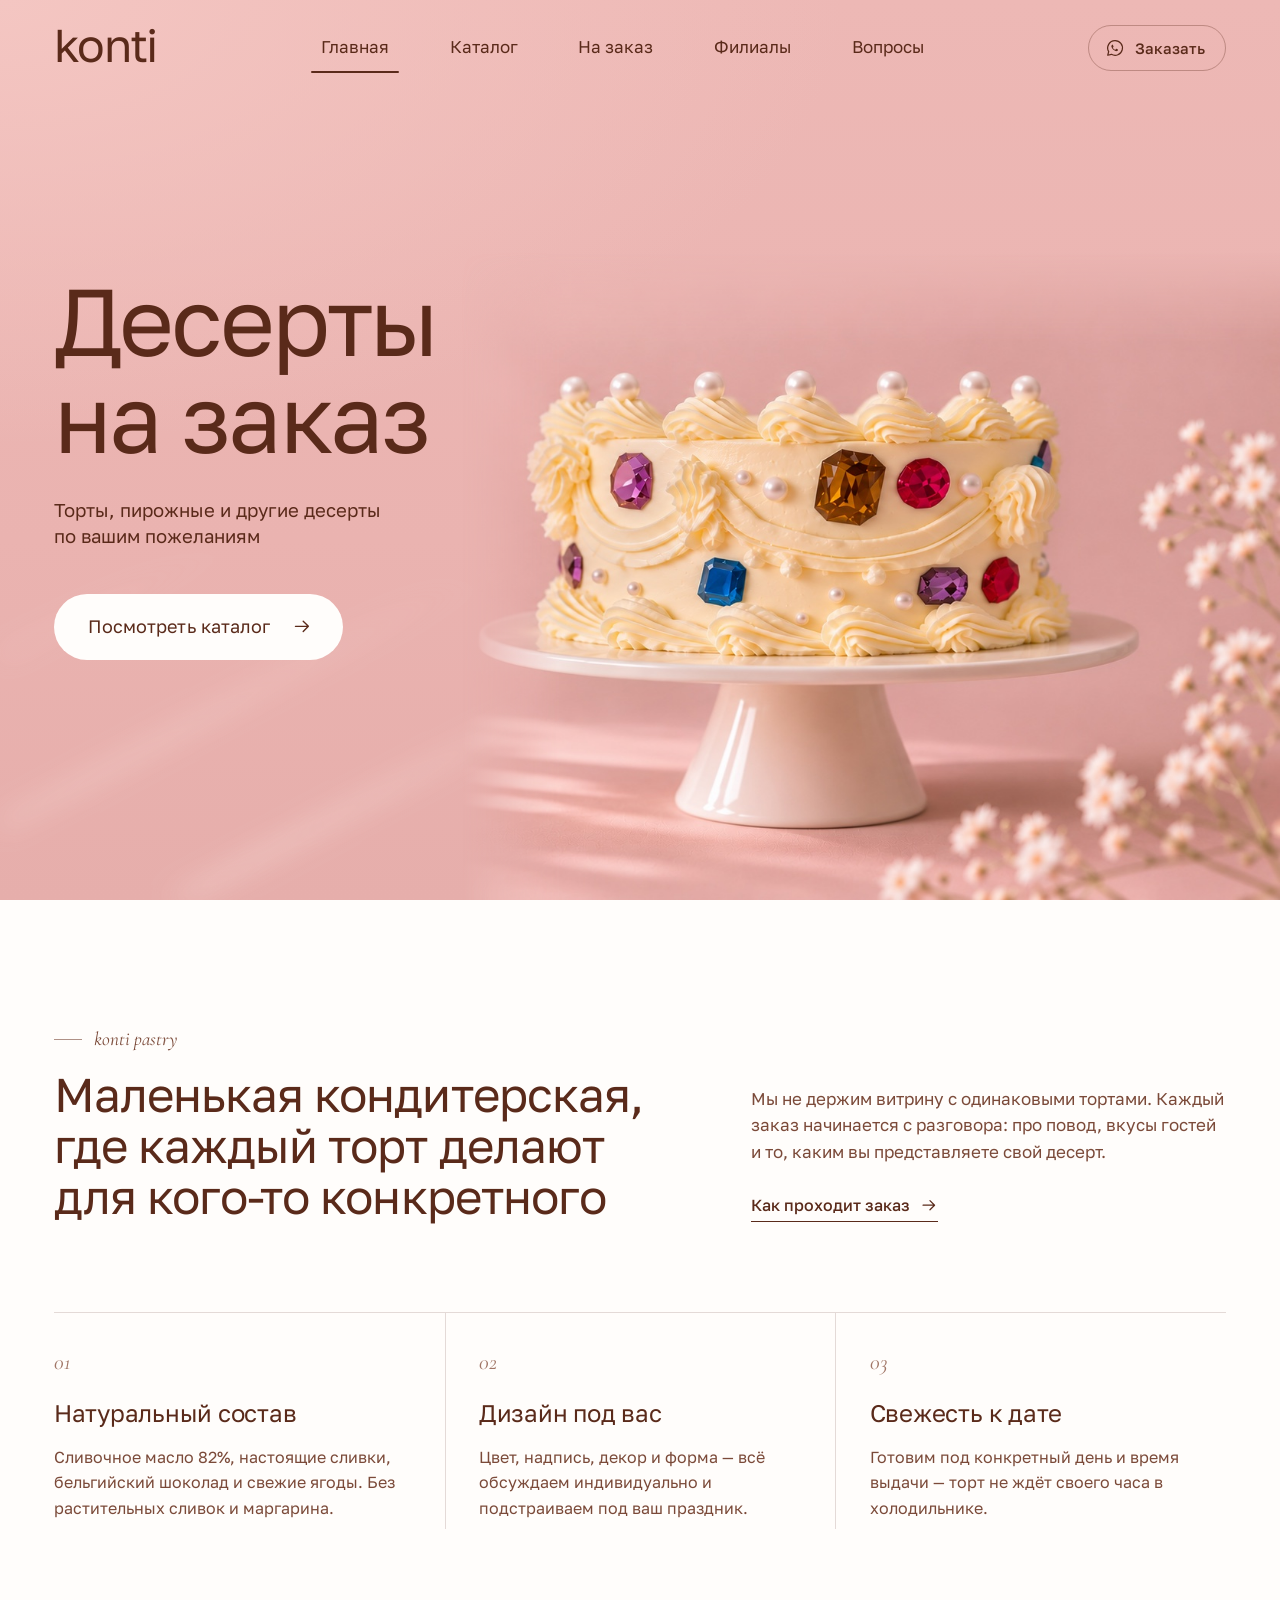
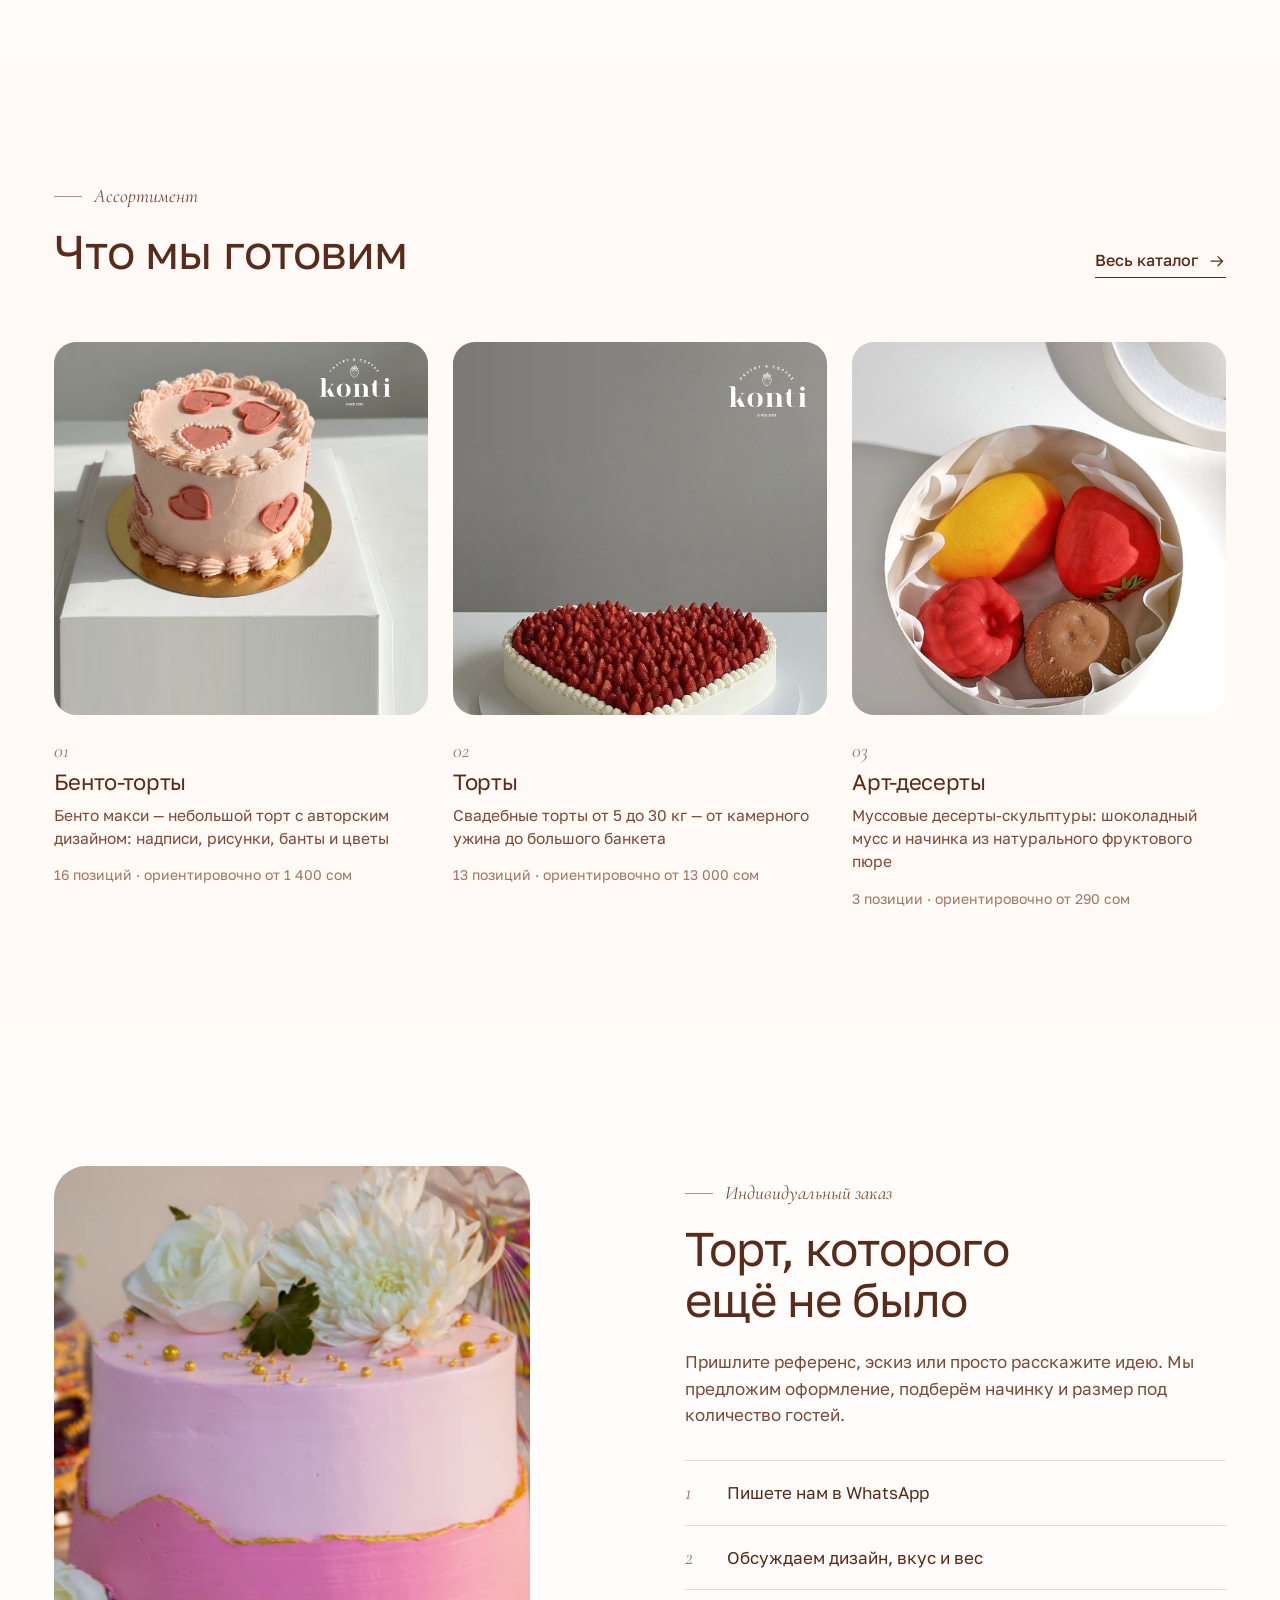
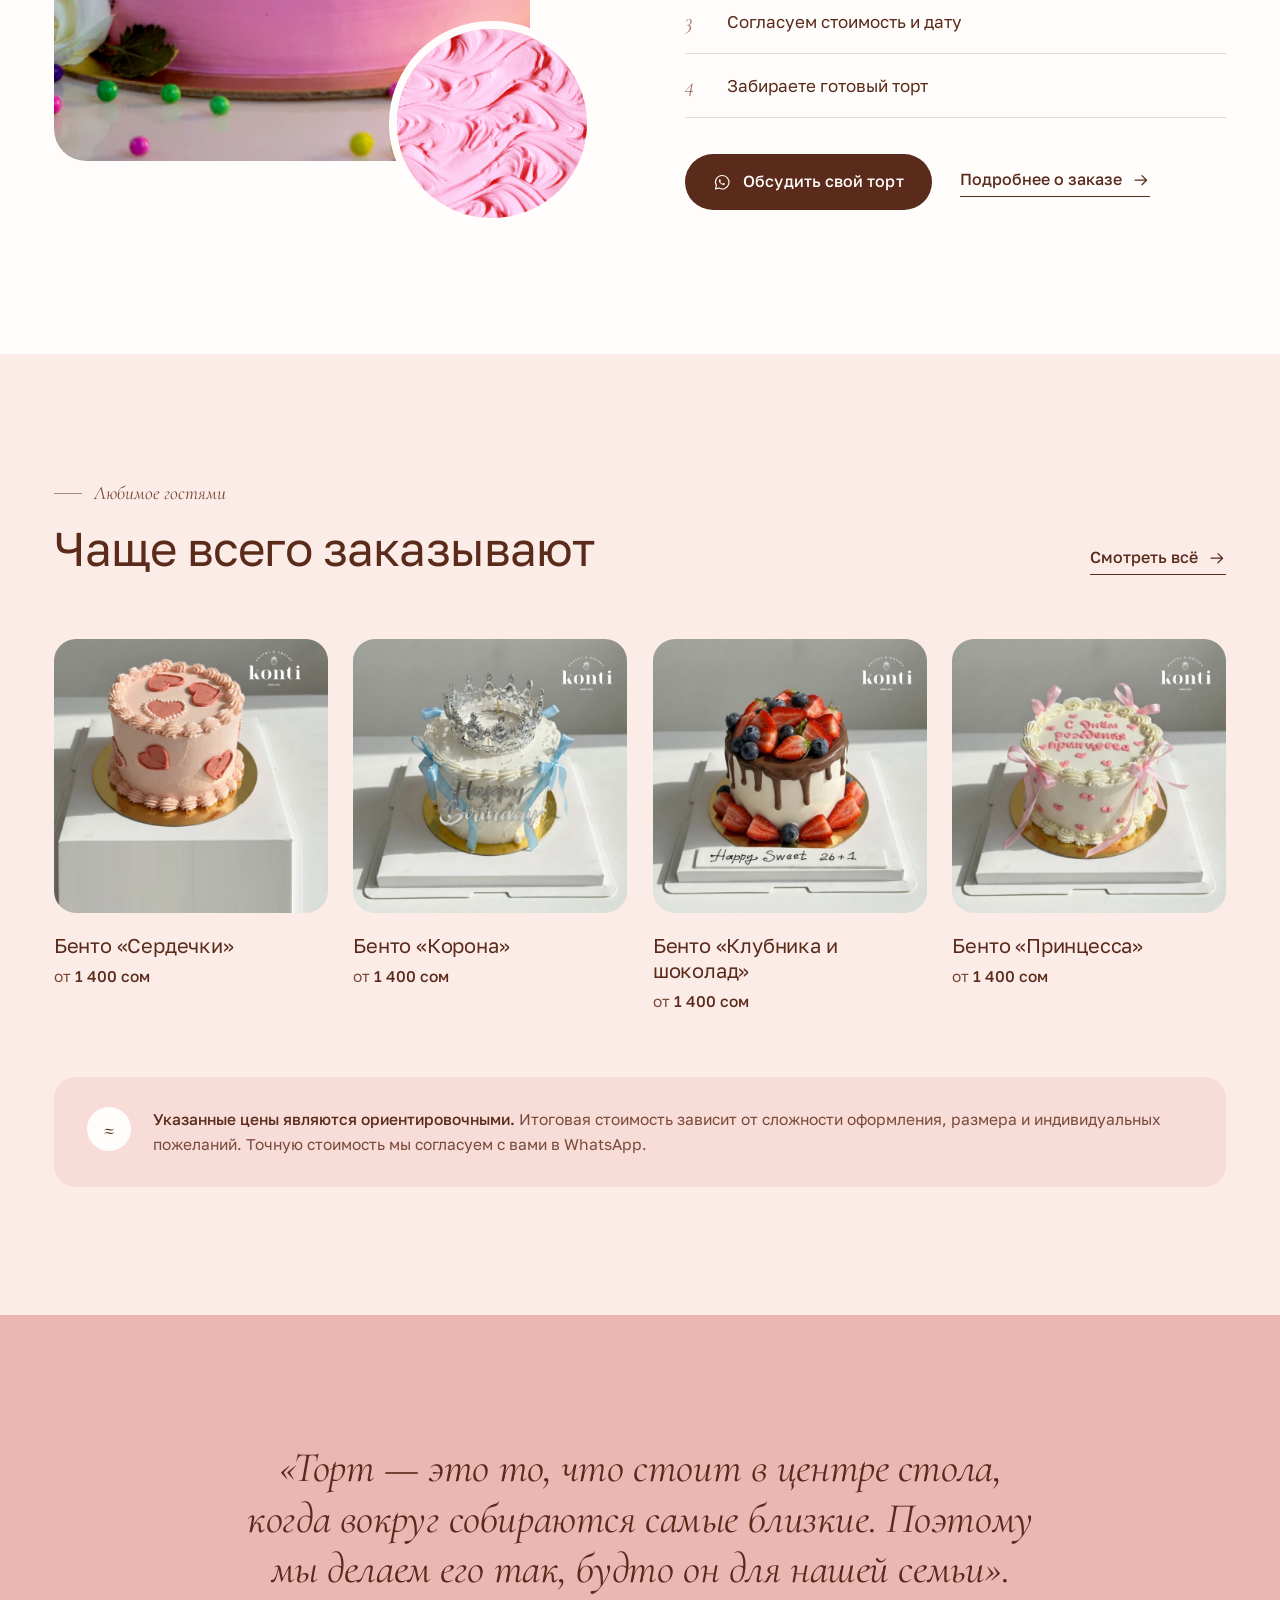
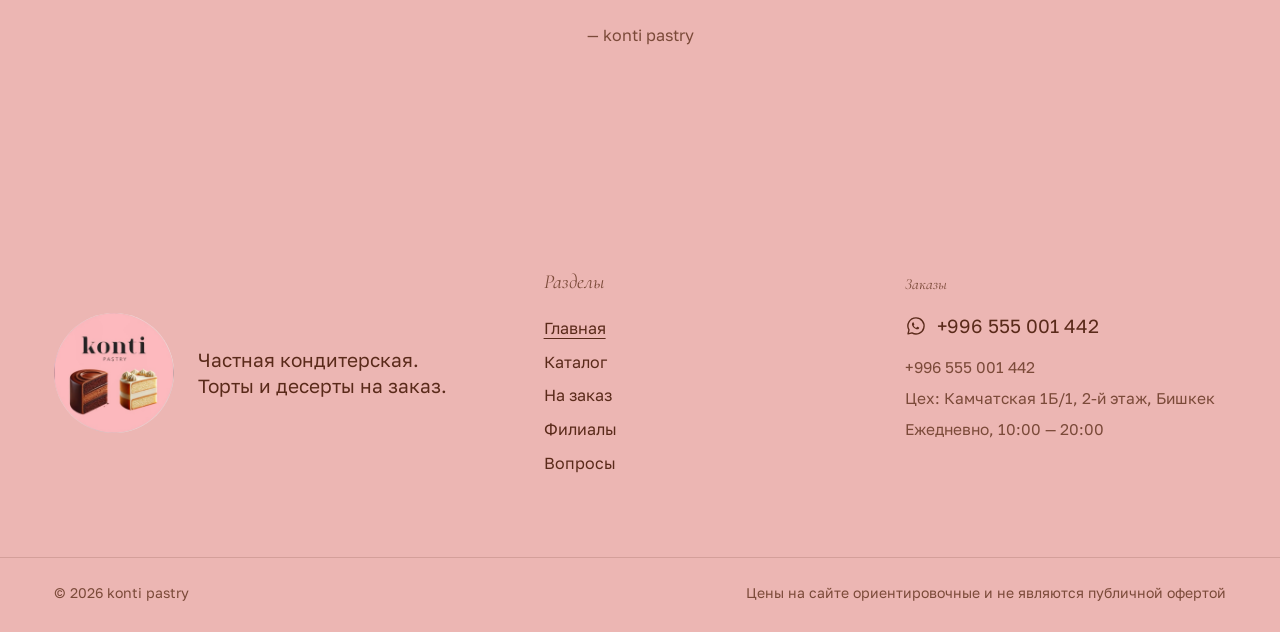
<file: index.html>
<!doctype html>
<html lang="ru">
<head>
<meta charset="utf-8">
<meta name="viewport" content="width=device-width, initial-scale=1, viewport-fit=cover">
<title>konti pastry — авторские торты и десерты на заказ</title>
<meta name="description" content="Частная кондитерская konti: бенто-торты, праздничные и винтажные торты, муссовые пирожные и десерты по вашим пожеланиям. Заказ и обсуждение — в Telegram.">
<meta name="theme-color" content="#ECB6B3">

<meta property="og:type" content="website">
<meta property="og:locale" content="ru_RU">
<meta property="og:site_name" content="konti pastry">
<meta property="og:title" content="konti pastry — авторские торты и десерты на заказ">
<meta property="og:description" content="Частная кондитерская konti: бенто-торты, праздничные и винтажные торты, муссовые пирожные и десерты по вашим пожеланиям. Заказ и обсуждение — в Telegram.">
<meta property="og:image" content="assets/img/logo-512.png">
<meta name="twitter:card" content="summary">
<link rel="icon" type="image/png" href="assets/img/favicon.png">
<link rel="apple-touch-icon" href="assets/img/apple-touch-icon.png">
<link rel="preconnect" href="https://fonts.googleapis.com">
<link rel="preconnect" href="https://fonts.gstatic.com" crossorigin>
<link href="https://fonts.googleapis.com/css2?family=Cormorant+Garamond:ital,wght@0,400;0,500;1,400;1,500&family=Golos+Text:wght@400;500;600&display=swap" rel="stylesheet">
<link rel="stylesheet" href="assets/css/style.css">
<script src="assets/js/main.js" defer></script>
<script type="application/ld+json">{"@context": "https://schema.org", "@type": "Bakery", "name": "konti pastry", "description": "Частная кондитерская konti: бенто-торты, праздничные и винтажные торты, муссовые пирожные и десерты по вашим пожеланиям. Заказ и обсуждение — в Telegram.", "image": "assets/img/logo-512.png", "servesCuisine": "Кондитерские изделия", "priceRange": "$$", "address": {"@type": "PostalAddress", "streetAddress": "Камчатская 1Б/1, 2-й этаж", "addressLocality": "Бишкек"}, "telephone": "+996 555 001 442", "openingHours": "Mo-Su 10:00-20:00", "sameAs": ["https://wa.me/996555001442"]}</script>
</head>

<body data-page="home">
<a class="skip" href="#main">Перейти к содержанию</a>
<header class="header" data-header>
  <div class="header__inner">
    <a class="logo" href="index.html" aria-label="konti pastry — на главную">konti</a>
    <nav class="nav" aria-label="Основная навигация">
      <ul class="nav__list">
<li><a class="nav__link" href="index.html" aria-current="page">Главная</a></li>
<li><a class="nav__link" href="catalog.html">Каталог</a></li>
<li><a class="nav__link" href="custom.html">На заказ</a></li>
<li><a class="nav__link" href="branches.html">Филиалы</a></li>
<li><a class="nav__link" href="faq.html">Вопросы</a></li>
      </ul>
    </nav>
    <a class="header__wa" href="https://wa.me/996555001442?text=%D0%97%D0%B4%D1%80%D0%B0%D0%B2%D1%81%D1%82%D0%B2%D1%83%D0%B9%D1%82%D0%B5%21%20%D0%A5%D0%BE%D1%87%D1%83%20%D0%BE%D0%B1%D1%81%D1%83%D0%B4%D0%B8%D1%82%D1%8C%20%D0%B7%D0%B0%D0%BA%D0%B0%D0%B7%20%D1%82%D0%BE%D1%80%D1%82%D0%B0." target="_blank" rel="noopener" aria-label="Написать в WhatsApp">
      <svg class="icon" viewBox="0 0 24 24" aria-hidden="true"><path d="M12 3.2a8.8 8.8 0 0 0-7.6 13.2L3.3 20.7l4.4-1.1A8.8 8.8 0 1 0 12 3.2Z" fill="none" stroke="currentColor" stroke-width="1.5" stroke-linejoin="round"/><path d="M9.2 7.9c-.3 0-.7.1-.9.5-.3.4-.8 1.1-.6 2.2.3 1.3 1.4 3 3.3 4.2 1.6 1 2.7 1.1 3.4.9.6-.2 1.1-.8 1.2-1.3.1-.3 0-.5-.2-.6l-1.7-.8c-.2-.1-.5 0-.6.2l-.6.8c-.1.2-.4.2-.6.1-.9-.4-1.9-1.3-2.4-2.2-.1-.2 0-.4.1-.5l.5-.6c.2-.2.2-.4.1-.6l-.7-1.7c-.1-.3-.3-.4-.5-.4h-.4Z" fill="currentColor"/></svg><span>Заказать</span>
    </a>
    <button class="burger" type="button" aria-label="Открыть меню" aria-expanded="false" aria-controls="mobile-menu" data-burger>
      <span></span><span></span>
    </button>
  </div>
</header>
<div class="mmenu" id="mobile-menu" data-mmenu hidden>
  <nav aria-label="Мобильная навигация">
    <ul class="mmenu__list">
<li><a class="mmenu__link" href="index.html" aria-current="page">Главная</a></li>
<li><a class="mmenu__link" href="catalog.html">Каталог</a></li>
<li><a class="mmenu__link" href="custom.html">На заказ</a></li>
<li><a class="mmenu__link" href="branches.html">Филиалы</a></li>
<li><a class="mmenu__link" href="faq.html">Вопросы</a></li>
    </ul>
  </nav>
  <div class="mmenu__foot">
    <a class="btn btn--primary" href="https://wa.me/996555001442?text=%D0%97%D0%B4%D1%80%D0%B0%D0%B2%D1%81%D1%82%D0%B2%D1%83%D0%B9%D1%82%D0%B5%21%20%D0%A5%D0%BE%D1%87%D1%83%20%D0%BE%D0%B1%D1%81%D1%83%D0%B4%D0%B8%D1%82%D1%8C%20%D0%B7%D0%B0%D0%BA%D0%B0%D0%B7%20%D1%82%D0%BE%D1%80%D1%82%D0%B0." target="_blank" rel="noopener"><svg class="icon" viewBox="0 0 24 24" aria-hidden="true"><path d="M12 3.2a8.8 8.8 0 0 0-7.6 13.2L3.3 20.7l4.4-1.1A8.8 8.8 0 1 0 12 3.2Z" fill="none" stroke="currentColor" stroke-width="1.5" stroke-linejoin="round"/><path d="M9.2 7.9c-.3 0-.7.1-.9.5-.3.4-.8 1.1-.6 2.2.3 1.3 1.4 3 3.3 4.2 1.6 1 2.7 1.1 3.4.9.6-.2 1.1-.8 1.2-1.3.1-.3 0-.5-.2-.6l-1.7-.8c-.2-.1-.5 0-.6.2l-.6.8c-.1.2-.4.2-.6.1-.9-.4-1.9-1.3-2.4-2.2-.1-.2 0-.4.1-.5l.5-.6c.2-.2.2-.4.1-.6l-.7-1.7c-.1-.3-.3-.4-.5-.4h-.4Z" fill="currentColor"/></svg><span>Обсудить заказ в WhatsApp</span></a>
    <p class="mmenu__note">Ежедневно, 10:00 — 20:00</p>
  </div>
</div>

<main id="main">

  <section class="hero">
    <div class="hero__light" aria-hidden="true"></div>
    <div class="hero__media">
      <img src="assets/img/hero-cake.jpg" alt="Кремовый винтажный торт с жемчугом и самоцветами на подставке" width="1070" height="846" fetchpriority="high" decoding="async">
    </div>
    <div class="hero__content container">
      <h1 class="hero__title"><span class="line">Десерты</span> <span class="line">на заказ</span></h1>
      <p class="hero__lead">Торты, пирожные и другие десерты по&nbsp;вашим пожеланиям</p>
      <div class="hero__actions">
        <a class="btn btn--pill" href="catalog.html"><span>Посмотреть каталог</span><svg class="icon" viewBox="0 0 24 24" aria-hidden="true"><path d="M4 12h15m-6-6 6 6-6 6" fill="none" stroke="currentColor" stroke-width="1.6" stroke-linecap="round" stroke-linejoin="round"/></svg></a>
      </div>
    </div>
  </section>

  <section class="intro section">
    <div class="container intro__grid">
      <div class="intro__head reveal">
        <p class="eyebrow">konti pastry</p>
        <h2 class="h2">Маленькая кондитерская, где каждый торт делают для&nbsp;кого-то конкретного</h2>
      </div>
      <div class="intro__body reveal" style="--d:100ms">
        <p class="lead">Мы не держим витрину с одинаковыми тортами. Каждый заказ начинается с разговора: про повод, вкусы гостей и то, каким вы представляете свой десерт.</p>
        <a class="link-arrow" href="custom.html#process">Как проходит заказ <svg class="icon" viewBox="0 0 24 24" aria-hidden="true"><path d="M4 12h15m-6-6 6 6-6 6" fill="none" stroke="currentColor" stroke-width="1.6" stroke-linecap="round" stroke-linejoin="round"/></svg></a>
      </div>
    </div>
    <ul class="container perks">
      <li class="perk reveal">
        <span class="perk__num">01</span>
        <h3 class="perk__title">Натуральный состав</h3>
        <p>Сливочное масло 82%, настоящие сливки, бельгийский шоколад и свежие ягоды. Без растительных сливок и маргарина.</p>
      </li>
      <li class="perk reveal" style="--d:80ms">
        <span class="perk__num">02</span>
        <h3 class="perk__title">Дизайн под вас</h3>
        <p>Цвет, надпись, декор и форма — всё обсуждаем индивидуально и подстраиваем под ваш праздник.</p>
      </li>
      <li class="perk reveal" style="--d:160ms">
        <span class="perk__num">03</span>
        <h3 class="perk__title">Свежесть к дате</h3>
        <p>Готовим под конкретный день и время выдачи — торт не ждёт своего часа в холодильнике.</p>
      </li>
    </ul>
  </section>

  <section class="section section--milk">
    <div class="container">
      <div class="section-head reveal">
        <div>
          <p class="eyebrow">Ассортимент</p>
          <h2 class="h2">Что мы готовим</h2>
        </div>
        <a class="link-arrow" href="catalog.html">Весь каталог <svg class="icon" viewBox="0 0 24 24" aria-hidden="true"><path d="M4 12h15m-6-6 6 6-6 6" fill="none" stroke="currentColor" stroke-width="1.6" stroke-linecap="round" stroke-linejoin="round"/></svg></a>
      </div>
      <div class="cats">

<a class="cat reveal" href="catalog.html?cat=bento" style="--d:0ms">
  <span class="cat__media"><img src="assets/img/photos/bento-01-sm.jpg?v=1794500251" srcset="assets/img/photos/bento-01-sm.jpg?v=1794500251 700w, assets/img/photos/bento-01.jpg?v=1794500251 1400w" sizes="(max-width: 760px) 100vw, 25vw" alt="Бенто-торты" loading="lazy" decoding="async"></span>
  <span class="cat__num">01</span>
  <span class="cat__name">Бенто-торты</span>
  <span class="cat__lead">Бенто макси — небольшой торт с авторским дизайном: надписи, рисунки, банты и цветы</span>
  <span class="cat__meta">16 позиций · ориентировочно от 1 400&nbsp;сом</span>
</a>

<a class="cat reveal" href="catalog.html?cat=cakes" style="--d:80ms">
  <span class="cat__media"><img src="assets/img/photos/wedding-04-sm.jpg?v=1794500055" srcset="assets/img/photos/wedding-04-sm.jpg?v=1794500055 700w, assets/img/photos/wedding-04.jpg?v=1794500055 1400w" sizes="(max-width: 760px) 100vw, 25vw" alt="Торты" loading="lazy" decoding="async"></span>
  <span class="cat__num">02</span>
  <span class="cat__name">Торты</span>
  <span class="cat__lead">Свадебные торты от 5 до 30 кг — от камерного ужина до большого банкета</span>
  <span class="cat__meta">13 позиций · ориентировочно от 13 000&nbsp;сом</span>
</a>

<a class="cat reveal" href="catalog.html?cat=art" style="--d:160ms">
  <span class="cat__media"><img src="assets/img/photos/art-01-sm.jpg?v=1794500982" srcset="assets/img/photos/art-01-sm.jpg?v=1794500982 700w, assets/img/photos/art-01.jpg?v=1794500982 1400w" sizes="(max-width: 760px) 100vw, 25vw" alt="Арт-десерты" loading="lazy" decoding="async"></span>
  <span class="cat__num">03</span>
  <span class="cat__name">Арт-десерты</span>
  <span class="cat__lead">Муссовые десерты-скульптуры: шоколадный мусс и начинка из натурального фруктового пюре</span>
  <span class="cat__meta">3 позиции · ориентировочно от 290&nbsp;сом</span>
</a>
      </div>
    </div>
  </section>

  <section class="custom-teaser section">
    <div class="container custom-teaser__grid">
      <div class="custom-teaser__media reveal">
        <img class="ct-main" src="assets/img/photos/pink-tier-sm.webp?v=1794495753" srcset="assets/img/photos/pink-tier-sm.webp?v=1794495753 700w, assets/img/photos/pink-tier.webp?v=1794495753 1400w" sizes="(max-width: 760px) 100vw, 50vw" alt="Светлый торт, украшенный цветами" loading="lazy" decoding="async">
        <img class="ct-small" src="assets/img/photos/cream-tex-sm.webp?v=1794495752" srcset="assets/img/photos/cream-tex-sm.webp?v=1794495752 700w, assets/img/photos/cream-tex.webp?v=1794495752 1400w" sizes="(max-width: 760px) 40vw, 18vw" alt="Розовый крем крупным планом" loading="lazy" decoding="async">
      </div>
      <div class="custom-teaser__text reveal" style="--d:120ms">
        <p class="eyebrow">Индивидуальный заказ</p>
        <h2 class="h2">Торт, которого ещё не было</h2>
        <p class="lead">Пришлите референс, эскиз или просто расскажите идею. Мы предложим оформление, подберём начинку и размер под количество гостей.</p>
        <ol class="mini-steps">
          <li><span>1</span>Пишете нам в WhatsApp</li>
          <li><span>2</span>Обсуждаем дизайн, вкус и вес</li>
          <li><span>3</span>Согласуем стоимость и дату</li>
          <li><span>4</span>Забираете готовый торт</li>
        </ol>
        <div class="btn-row">
          <a class="btn btn--primary" href="https://wa.me/996555001442?text=%D0%97%D0%B4%D1%80%D0%B0%D0%B2%D1%81%D1%82%D0%B2%D1%83%D0%B9%D1%82%D0%B5%21%20%D0%A5%D0%BE%D1%87%D1%83%20%D0%B7%D0%B0%D0%BA%D0%B0%D0%B7%D0%B0%D1%82%D1%8C%20%D1%82%D0%BE%D1%80%D1%82%20%D0%BF%D0%BE%20%D0%B8%D0%BD%D0%B4%D0%B8%D0%B2%D0%B8%D0%B4%D1%83%D0%B0%D0%BB%D1%8C%D0%BD%D0%BE%D0%BC%D1%83%20%D0%B4%D0%B8%D0%B7%D0%B0%D0%B9%D0%BD%D1%83." target="_blank" rel="noopener"><svg class="icon" viewBox="0 0 24 24" aria-hidden="true"><path d="M12 3.2a8.8 8.8 0 0 0-7.6 13.2L3.3 20.7l4.4-1.1A8.8 8.8 0 1 0 12 3.2Z" fill="none" stroke="currentColor" stroke-width="1.5" stroke-linejoin="round"/><path d="M9.2 7.9c-.3 0-.7.1-.9.5-.3.4-.8 1.1-.6 2.2.3 1.3 1.4 3 3.3 4.2 1.6 1 2.7 1.1 3.4.9.6-.2 1.1-.8 1.2-1.3.1-.3 0-.5-.2-.6l-1.7-.8c-.2-.1-.5 0-.6.2l-.6.8c-.1.2-.4.2-.6.1-.9-.4-1.9-1.3-2.4-2.2-.1-.2 0-.4.1-.5l.5-.6c.2-.2.2-.4.1-.6l-.7-1.7c-.1-.3-.3-.4-.5-.4h-.4Z" fill="currentColor"/></svg><span>Обсудить свой торт</span></a>
          <a class="link-arrow" href="custom.html">Подробнее о заказе <svg class="icon" viewBox="0 0 24 24" aria-hidden="true"><path d="M4 12h15m-6-6 6 6-6 6" fill="none" stroke="currentColor" stroke-width="1.6" stroke-linecap="round" stroke-linejoin="round"/></svg></a>
        </div>
      </div>
    </div>
  </section>

  <section class="section section--pink">
    <div class="container">
      <div class="section-head reveal">
        <div>
          <p class="eyebrow">Любимое гостями</p>
          <h2 class="h2">Чаще всего заказывают</h2>
        </div>
        <a class="link-arrow" href="catalog.html">Смотреть всё <svg class="icon" viewBox="0 0 24 24" aria-hidden="true"><path d="M4 12h15m-6-6 6 6-6 6" fill="none" stroke="currentColor" stroke-width="1.6" stroke-linecap="round" stroke-linejoin="round"/></svg></a>
      </div>
      <div class="feats">

<article class="feat reveal" style="--d:0ms">
  <a class="feat__media" href="catalog.html#bento-01"><img src="assets/img/photos/bento-01-sm.jpg?v=1794500251" srcset="assets/img/photos/bento-01-sm.jpg?v=1794500251 700w, assets/img/photos/bento-01.jpg?v=1794500251 1400w" sizes="(max-width: 760px) 80vw, 25vw" alt="Бенто «Сердечки»" loading="lazy" decoding="async"></a>
  <h3 class="feat__title"><a href="catalog.html#bento-01">Бенто «Сердечки»</a></h3>
  <p class="feat__price"><span class="price"><span class="price__label">от</span> 1 400&nbsp;сом</span></p>
</article>

<article class="feat reveal" style="--d:80ms">
  <a class="feat__media" href="catalog.html#bento-04"><img src="assets/img/photos/bento-04-sm.jpg?v=1794497966" srcset="assets/img/photos/bento-04-sm.jpg?v=1794497966 700w, assets/img/photos/bento-04.jpg?v=1794497966 1400w" sizes="(max-width: 760px) 80vw, 25vw" alt="Бенто «Корона»" loading="lazy" decoding="async"></a>
  <h3 class="feat__title"><a href="catalog.html#bento-04">Бенто «Корона»</a></h3>
  <p class="feat__price"><span class="price"><span class="price__label">от</span> 1 400&nbsp;сом</span></p>
</article>

<article class="feat reveal" style="--d:160ms">
  <a class="feat__media" href="catalog.html#bento-06"><img src="assets/img/photos/bento-06-sm.jpg?v=1794497967" srcset="assets/img/photos/bento-06-sm.jpg?v=1794497967 700w, assets/img/photos/bento-06.jpg?v=1794497967 1400w" sizes="(max-width: 760px) 80vw, 25vw" alt="Бенто «Клубника и шоколад»" loading="lazy" decoding="async"></a>
  <h3 class="feat__title"><a href="catalog.html#bento-06">Бенто «Клубника и шоколад»</a></h3>
  <p class="feat__price"><span class="price"><span class="price__label">от</span> 1 400&nbsp;сом</span></p>
</article>

<article class="feat reveal" style="--d:240ms">
  <a class="feat__media" href="catalog.html#bento-13"><img src="assets/img/photos/bento-13-sm.jpg?v=1794497967" srcset="assets/img/photos/bento-13-sm.jpg?v=1794497967 700w, assets/img/photos/bento-13.jpg?v=1794497967 1400w" sizes="(max-width: 760px) 80vw, 25vw" alt="Бенто «Принцесса»" loading="lazy" decoding="async"></a>
  <h3 class="feat__title"><a href="catalog.html#bento-13">Бенто «Принцесса»</a></h3>
  <p class="feat__price"><span class="price"><span class="price__label">от</span> 1 400&nbsp;сом</span></p>
</article>
      </div>
      <aside class="price-note reveal" aria-label="О ценах">
  <span class="price-note__mark" aria-hidden="true">≈</span>
  <p><strong>Указанные цены являются ориентировочными.</strong> Итоговая стоимость зависит от сложности оформления, размера и индивидуальных пожеланий. Точную стоимость мы согласуем с вами в&nbsp;WhatsApp.</p>
</aside>

    </div>
  </section>

  <section class="quote section">
    <div class="container quote__inner reveal">
      <p class="quote__text">«Торт — это то, что стоит в центре стола, когда вокруг собираются самые близкие. Поэтому мы делаем его так, будто он для&nbsp;нашей семьи».</p>
      <p class="quote__sign">— konti pastry</p>
    </div>
  </section>

</main>
<footer class="footer">
  <div class="container footer__inner">
    <div class="footer__brand">
      <img class="footer__logo" src="assets/img/logo-512.png" alt="Логотип konti pastry" width="120" height="120" loading="lazy">
      <p class="footer__claim">Частная кондитерская.<br>Торты и десерты на&nbsp;заказ.</p>
    </div>
    <nav class="footer__nav" aria-label="Навигация в подвале">
      <p class="footer__label">Разделы</p>
      <ul>
<li><a class="footer__link" href="index.html" aria-current="page">Главная</a></li>
<li><a class="footer__link" href="catalog.html">Каталог</a></li>
<li><a class="footer__link" href="custom.html">На заказ</a></li>
<li><a class="footer__link" href="branches.html">Филиалы</a></li>
<li><a class="footer__link" href="faq.html">Вопросы</a></li>
      </ul>
    </nav>
    <div class="footer__contact">
      <p class="footer__label">Заказы</p>
      <a class="footer__wa" href="https://wa.me/996555001442?text=%D0%97%D0%B4%D1%80%D0%B0%D0%B2%D1%81%D1%82%D0%B2%D1%83%D0%B9%D1%82%D0%B5%21%20%D0%A5%D0%BE%D1%87%D1%83%20%D0%BE%D0%B1%D1%81%D1%83%D0%B4%D0%B8%D1%82%D1%8C%20%D0%B7%D0%B0%D0%BA%D0%B0%D0%B7%20%D1%82%D0%BE%D1%80%D1%82%D0%B0." target="_blank" rel="noopener"><svg class="icon" viewBox="0 0 24 24" aria-hidden="true"><path d="M12 3.2a8.8 8.8 0 0 0-7.6 13.2L3.3 20.7l4.4-1.1A8.8 8.8 0 1 0 12 3.2Z" fill="none" stroke="currentColor" stroke-width="1.5" stroke-linejoin="round"/><path d="M9.2 7.9c-.3 0-.7.1-.9.5-.3.4-.8 1.1-.6 2.2.3 1.3 1.4 3 3.3 4.2 1.6 1 2.7 1.1 3.4.9.6-.2 1.1-.8 1.2-1.3.1-.3 0-.5-.2-.6l-1.7-.8c-.2-.1-.5 0-.6.2l-.6.8c-.1.2-.4.2-.6.1-.9-.4-1.9-1.3-2.4-2.2-.1-.2 0-.4.1-.5l.5-.6c.2-.2.2-.4.1-.6l-.7-1.7c-.1-.3-.3-.4-.5-.4h-.4Z" fill="currentColor"/></svg> +996 555 001 442</a>
      <p><a href="tel:+996555001442">+996 555 001 442</a></p>
      <p>Цех: Камчатская 1Б/1, 2-й этаж, Бишкек</p>
      <p>Ежедневно, 10:00 — 20:00</p>
    </div>
  </div>
  <div class="container footer__bottom">
    <p>© 2026 konti pastry</p>
    <p>Цены на сайте ориентировочные и не являются публичной офертой</p>
  </div>
</footer>

</body>
</html>
</file>
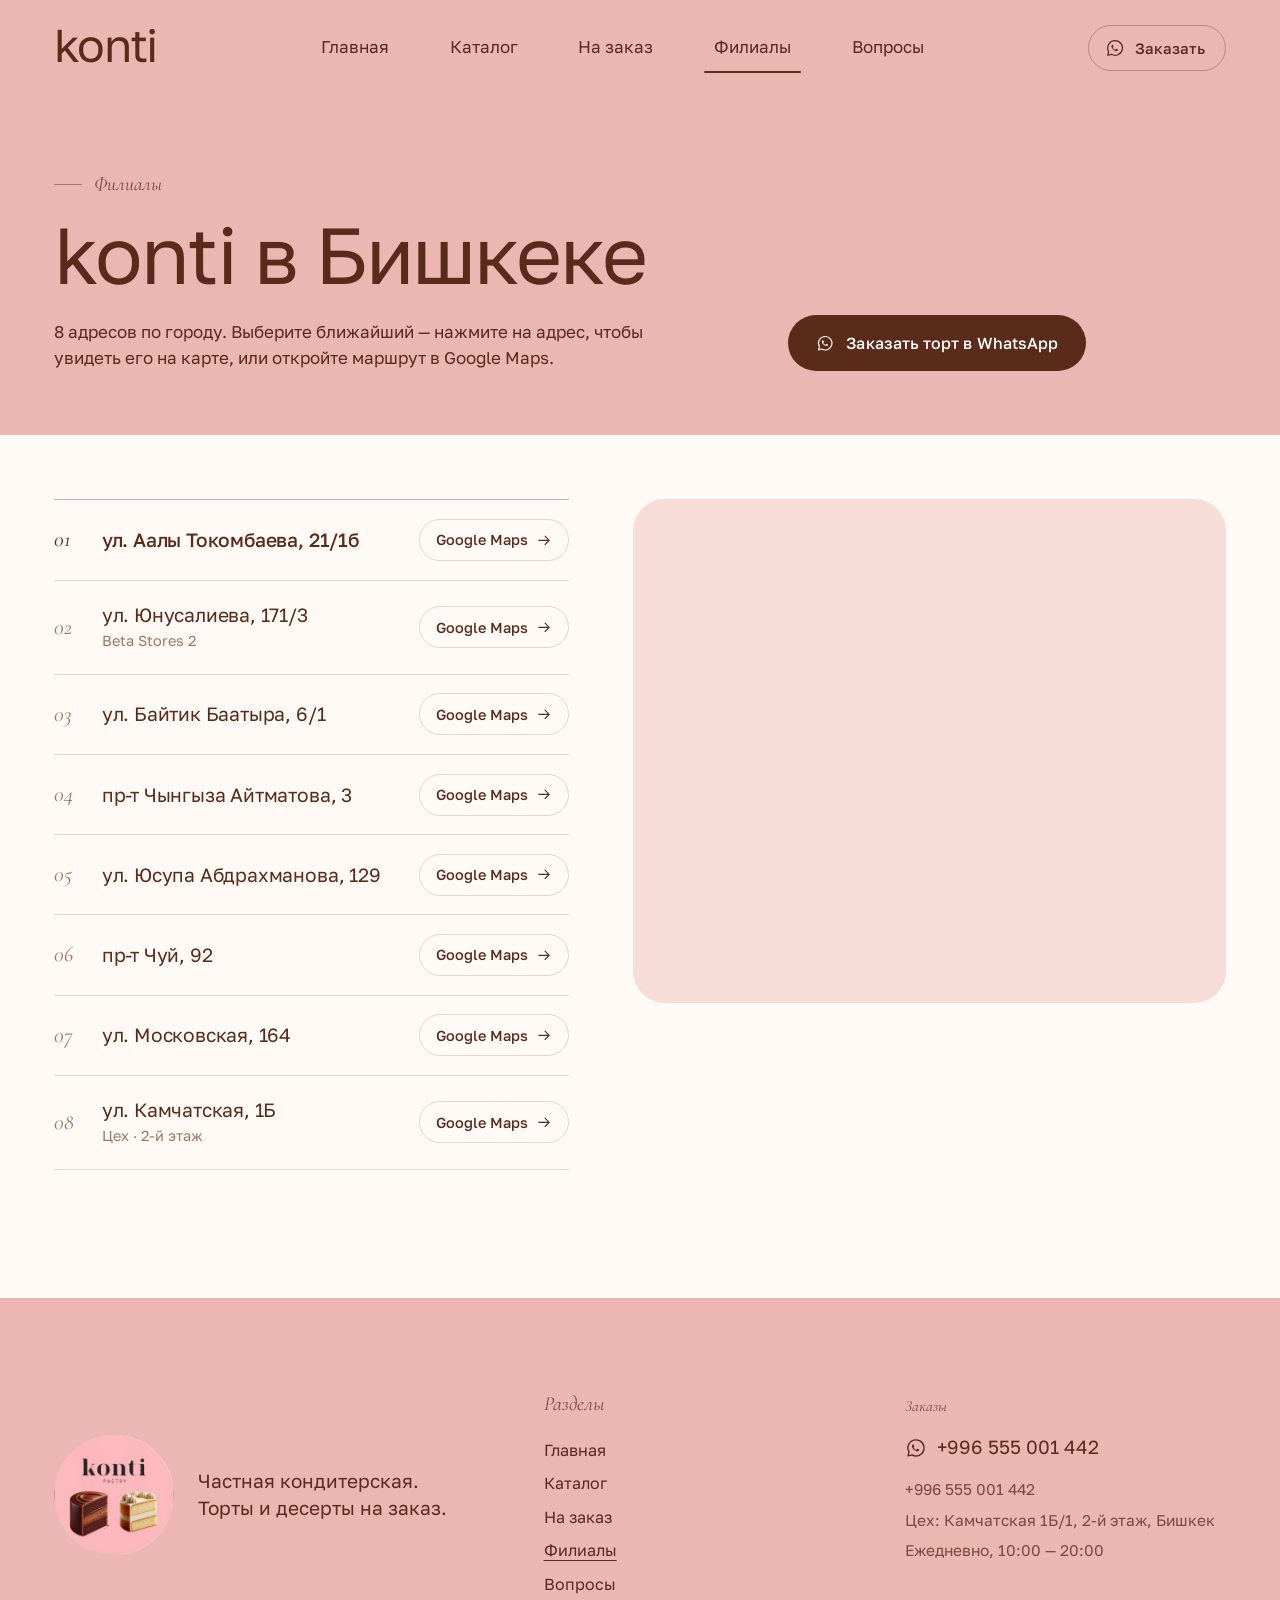
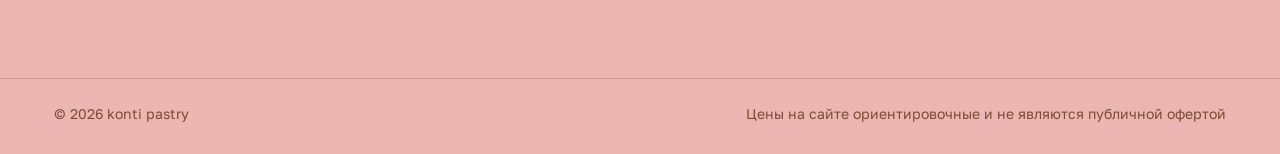
<file: branches.html>
<!doctype html>
<html lang="ru">
<head>
<meta charset="utf-8">
<meta name="viewport" content="width=device-width, initial-scale=1, viewport-fit=cover">
<title>Филиалы konti в Бишкеке — адреса на карте</title>
<meta name="description" content="Адреса кофеен-кондитерских konti в Бишкеке со ссылками на Google Maps.">
<meta name="theme-color" content="#ECB6B3">

<meta property="og:type" content="website">
<meta property="og:locale" content="ru_RU">
<meta property="og:site_name" content="konti pastry">
<meta property="og:title" content="Филиалы konti в Бишкеке — адреса на карте">
<meta property="og:description" content="Адреса кофеен-кондитерских konti в Бишкеке со ссылками на Google Maps.">
<meta property="og:image" content="assets/img/logo-512.png">
<meta name="twitter:card" content="summary">
<link rel="icon" type="image/png" href="assets/img/favicon.png">
<link rel="apple-touch-icon" href="assets/img/apple-touch-icon.png">
<link rel="preconnect" href="https://fonts.googleapis.com">
<link rel="preconnect" href="https://fonts.gstatic.com" crossorigin>
<link href="https://fonts.googleapis.com/css2?family=Cormorant+Garamond:ital,wght@0,400;0,500;1,400;1,500&family=Golos+Text:wght@400;500;600&display=swap" rel="stylesheet">
<link rel="stylesheet" href="assets/css/style.css">
<script src="assets/js/main.js" defer></script>

</head>

<body data-page="branches">
<a class="skip" href="#main">Перейти к содержанию</a>
<header class="header" data-header>
  <div class="header__inner">
    <a class="logo" href="index.html" aria-label="konti pastry — на главную">konti</a>
    <nav class="nav" aria-label="Основная навигация">
      <ul class="nav__list">
<li><a class="nav__link" href="index.html">Главная</a></li>
<li><a class="nav__link" href="catalog.html">Каталог</a></li>
<li><a class="nav__link" href="custom.html">На заказ</a></li>
<li><a class="nav__link" href="branches.html" aria-current="page">Филиалы</a></li>
<li><a class="nav__link" href="faq.html">Вопросы</a></li>
      </ul>
    </nav>
    <a class="header__wa" href="https://wa.me/996555001442?text=%D0%97%D0%B4%D1%80%D0%B0%D0%B2%D1%81%D1%82%D0%B2%D1%83%D0%B9%D1%82%D0%B5%21%20%D0%A5%D0%BE%D1%87%D1%83%20%D0%BE%D0%B1%D1%81%D1%83%D0%B4%D0%B8%D1%82%D1%8C%20%D0%B7%D0%B0%D0%BA%D0%B0%D0%B7%20%D1%82%D0%BE%D1%80%D1%82%D0%B0." target="_blank" rel="noopener" aria-label="Написать в WhatsApp">
      <svg class="icon" viewBox="0 0 24 24" aria-hidden="true"><path d="M12 3.2a8.8 8.8 0 0 0-7.6 13.2L3.3 20.7l4.4-1.1A8.8 8.8 0 1 0 12 3.2Z" fill="none" stroke="currentColor" stroke-width="1.5" stroke-linejoin="round"/><path d="M9.2 7.9c-.3 0-.7.1-.9.5-.3.4-.8 1.1-.6 2.2.3 1.3 1.4 3 3.3 4.2 1.6 1 2.7 1.1 3.4.9.6-.2 1.1-.8 1.2-1.3.1-.3 0-.5-.2-.6l-1.7-.8c-.2-.1-.5 0-.6.2l-.6.8c-.1.2-.4.2-.6.1-.9-.4-1.9-1.3-2.4-2.2-.1-.2 0-.4.1-.5l.5-.6c.2-.2.2-.4.1-.6l-.7-1.7c-.1-.3-.3-.4-.5-.4h-.4Z" fill="currentColor"/></svg><span>Заказать</span>
    </a>
    <button class="burger" type="button" aria-label="Открыть меню" aria-expanded="false" aria-controls="mobile-menu" data-burger>
      <span></span><span></span>
    </button>
  </div>
</header>
<div class="mmenu" id="mobile-menu" data-mmenu hidden>
  <nav aria-label="Мобильная навигация">
    <ul class="mmenu__list">
<li><a class="mmenu__link" href="index.html">Главная</a></li>
<li><a class="mmenu__link" href="catalog.html">Каталог</a></li>
<li><a class="mmenu__link" href="custom.html">На заказ</a></li>
<li><a class="mmenu__link" href="branches.html" aria-current="page">Филиалы</a></li>
<li><a class="mmenu__link" href="faq.html">Вопросы</a></li>
    </ul>
  </nav>
  <div class="mmenu__foot">
    <a class="btn btn--primary" href="https://wa.me/996555001442?text=%D0%97%D0%B4%D1%80%D0%B0%D0%B2%D1%81%D1%82%D0%B2%D1%83%D0%B9%D1%82%D0%B5%21%20%D0%A5%D0%BE%D1%87%D1%83%20%D0%BE%D0%B1%D1%81%D1%83%D0%B4%D0%B8%D1%82%D1%8C%20%D0%B7%D0%B0%D0%BA%D0%B0%D0%B7%20%D1%82%D0%BE%D1%80%D1%82%D0%B0." target="_blank" rel="noopener"><svg class="icon" viewBox="0 0 24 24" aria-hidden="true"><path d="M12 3.2a8.8 8.8 0 0 0-7.6 13.2L3.3 20.7l4.4-1.1A8.8 8.8 0 1 0 12 3.2Z" fill="none" stroke="currentColor" stroke-width="1.5" stroke-linejoin="round"/><path d="M9.2 7.9c-.3 0-.7.1-.9.5-.3.4-.8 1.1-.6 2.2.3 1.3 1.4 3 3.3 4.2 1.6 1 2.7 1.1 3.4.9.6-.2 1.1-.8 1.2-1.3.1-.3 0-.5-.2-.6l-1.7-.8c-.2-.1-.5 0-.6.2l-.6.8c-.1.2-.4.2-.6.1-.9-.4-1.9-1.3-2.4-2.2-.1-.2 0-.4.1-.5l.5-.6c.2-.2.2-.4.1-.6l-.7-1.7c-.1-.3-.3-.4-.5-.4h-.4Z" fill="currentColor"/></svg><span>Обсудить заказ в WhatsApp</span></a>
    <p class="mmenu__note">Ежедневно, 10:00 — 20:00</p>
  </div>
</div>

<main id="main">

  <section class="page-hero">
    <div class="container page-hero__inner">
      <div class="page-hero__text">
        <p class="eyebrow reveal">Филиалы</p>
        <h1 class="h1 reveal" style="--d:60ms">konti в Бишкеке</h1>
        <p class="lead reveal" style="--d:120ms">8 адресов по городу. Выберите ближайший — нажмите на адрес, чтобы увидеть его на карте, или откройте маршрут в Google Maps.</p>
      </div>
      <div class="reveal" style="--d:160ms">
        <a class="btn btn--primary" href="https://wa.me/996555001442?text=%D0%97%D0%B4%D1%80%D0%B0%D0%B2%D1%81%D1%82%D0%B2%D1%83%D0%B9%D1%82%D0%B5%21%20%D0%A5%D0%BE%D1%87%D1%83%20%D0%BE%D0%B1%D1%81%D1%83%D0%B4%D0%B8%D1%82%D1%8C%20%D0%B7%D0%B0%D0%BA%D0%B0%D0%B7%20%D1%82%D0%BE%D1%80%D1%82%D0%B0." target="_blank" rel="noopener"><svg class="icon" viewBox="0 0 24 24" aria-hidden="true"><path d="M12 3.2a8.8 8.8 0 0 0-7.6 13.2L3.3 20.7l4.4-1.1A8.8 8.8 0 1 0 12 3.2Z" fill="none" stroke="currentColor" stroke-width="1.5" stroke-linejoin="round"/><path d="M9.2 7.9c-.3 0-.7.1-.9.5-.3.4-.8 1.1-.6 2.2.3 1.3 1.4 3 3.3 4.2 1.6 1 2.7 1.1 3.4.9.6-.2 1.1-.8 1.2-1.3.1-.3 0-.5-.2-.6l-1.7-.8c-.2-.1-.5 0-.6.2l-.6.8c-.1.2-.4.2-.6.1-.9-.4-1.9-1.3-2.4-2.2-.1-.2 0-.4.1-.5l.5-.6c.2-.2.2-.4.1-.6l-.7-1.7c-.1-.3-.3-.4-.5-.4h-.4Z" fill="currentColor"/></svg><span>Заказать торт в WhatsApp</span></a>
      </div>
    </div>
  </section>

  <section class="section section--tight branches-sec">
    <div class="container branches">
      <ol class="branches__list" data-branches>

<li class="branch reveal is-active" style="--d:0ms">
  <button class="branch__pick" type="button" data-map="https://maps.google.com/maps?output=embed&amp;z=16&amp;q=21%2C%201%D0%B1%20%D1%83%D0%BB.%20%D0%90%D0%B0%D0%BB%D1%8B%20%D0%A2%D0%BE%D0%BA%D0%BE%D0%BC%D0%B1%D0%B0%D0%B5%D0%B2%D0%B0%2C%20%D0%91%D0%B8%D1%88%D0%BA%D0%B5%D0%BA" aria-pressed="true">
    <span class="branch__num">01</span>
    <span class="branch__text"><span class="branch__addr">ул. Аалы Токомбаева, 21/1б</span></span>
  </button>
  <a class="branch__link" href="https://www.google.com/maps/search/?api=1&amp;query=21%2C%201%D0%B1%20%D1%83%D0%BB.%20%D0%90%D0%B0%D0%BB%D1%8B%20%D0%A2%D0%BE%D0%BA%D0%BE%D0%BC%D0%B1%D0%B0%D0%B5%D0%B2%D0%B0%2C%20%D0%91%D0%B8%D1%88%D0%BA%D0%B5%D0%BA" target="_blank" rel="noopener">Google Maps <svg class="icon" viewBox="0 0 24 24" aria-hidden="true"><path d="M4 12h15m-6-6 6 6-6 6" fill="none" stroke="currentColor" stroke-width="1.6" stroke-linecap="round" stroke-linejoin="round"/></svg></a>
</li>

<li class="branch reveal" style="--d:60ms">
  <button class="branch__pick" type="button" data-map="https://maps.google.com/maps?output=embed&amp;z=16&amp;q=%D0%AE%D0%BD%D1%83%D1%81%D0%B0%D0%BB%D0%B8%D0%B5%D0%B2%D0%B0%20171/3%20Beta%20Stores%202%2C%20%D0%91%D0%B8%D1%88%D0%BA%D0%B5%D0%BA" aria-pressed="false">
    <span class="branch__num">02</span>
    <span class="branch__text"><span class="branch__addr">ул. Юнусалиева, 171/3</span><span class="branch__note">Beta Stores 2</span></span>
  </button>
  <a class="branch__link" href="https://www.google.com/maps/search/?api=1&amp;query=%D0%AE%D0%BD%D1%83%D1%81%D0%B0%D0%BB%D0%B8%D0%B5%D0%B2%D0%B0%20171/3%20Beta%20Stores%202%2C%20%D0%91%D0%B8%D1%88%D0%BA%D0%B5%D0%BA" target="_blank" rel="noopener">Google Maps <svg class="icon" viewBox="0 0 24 24" aria-hidden="true"><path d="M4 12h15m-6-6 6 6-6 6" fill="none" stroke="currentColor" stroke-width="1.6" stroke-linecap="round" stroke-linejoin="round"/></svg></a>
</li>

<li class="branch reveal" style="--d:120ms">
  <button class="branch__pick" type="button" data-map="https://maps.google.com/maps?output=embed&amp;z=16&amp;q=6/1%2C%20%D1%83%D0%BB.%20%D0%91%D0%B0%D0%B9%D1%82%D0%B8%D0%BA%20%D0%B1%D0%B0%D0%B0%D1%82%D1%8B%D1%80%D0%B0%2C%20%D0%91%D0%B8%D1%88%D0%BA%D0%B5%D0%BA" aria-pressed="false">
    <span class="branch__num">03</span>
    <span class="branch__text"><span class="branch__addr">ул. Байтик Баатыра, 6/1</span></span>
  </button>
  <a class="branch__link" href="https://www.google.com/maps/search/?api=1&amp;query=6/1%2C%20%D1%83%D0%BB.%20%D0%91%D0%B0%D0%B9%D1%82%D0%B8%D0%BA%20%D0%B1%D0%B0%D0%B0%D1%82%D1%8B%D1%80%D0%B0%2C%20%D0%91%D0%B8%D1%88%D0%BA%D0%B5%D0%BA" target="_blank" rel="noopener">Google Maps <svg class="icon" viewBox="0 0 24 24" aria-hidden="true"><path d="M4 12h15m-6-6 6 6-6 6" fill="none" stroke="currentColor" stroke-width="1.6" stroke-linecap="round" stroke-linejoin="round"/></svg></a>
</li>

<li class="branch reveal" style="--d:180ms">
  <button class="branch__pick" type="button" data-map="https://maps.google.com/maps?output=embed&amp;z=16&amp;q=3%20%D0%BF%D1%80-%D1%82.%20%D0%A7%D1%8B%D0%BD%D0%B3%D1%8B%D0%B7%D0%B0%20%D0%90%D0%B9%D1%82%D0%BC%D0%B0%D1%82%D0%BE%D0%B2%D0%B0%2C%20%D0%91%D0%B8%D1%88%D0%BA%D0%B5%D0%BA" aria-pressed="false">
    <span class="branch__num">04</span>
    <span class="branch__text"><span class="branch__addr">пр-т Чынгыза Айтматова, 3</span></span>
  </button>
  <a class="branch__link" href="https://www.google.com/maps/search/?api=1&amp;query=3%20%D0%BF%D1%80-%D1%82.%20%D0%A7%D1%8B%D0%BD%D0%B3%D1%8B%D0%B7%D0%B0%20%D0%90%D0%B9%D1%82%D0%BC%D0%B0%D1%82%D0%BE%D0%B2%D0%B0%2C%20%D0%91%D0%B8%D1%88%D0%BA%D0%B5%D0%BA" target="_blank" rel="noopener">Google Maps <svg class="icon" viewBox="0 0 24 24" aria-hidden="true"><path d="M4 12h15m-6-6 6 6-6 6" fill="none" stroke="currentColor" stroke-width="1.6" stroke-linecap="round" stroke-linejoin="round"/></svg></a>
</li>

<li class="branch reveal" style="--d:0ms">
  <button class="branch__pick" type="button" data-map="https://maps.google.com/maps?output=embed&amp;z=16&amp;q=129%20%D1%83%D0%BB.%20%D0%AE%D1%81%D1%83%D0%BF%D0%B0%20%D0%90%D0%B1%D0%B4%D1%80%D0%B0%D1%85%D0%BC%D0%B0%D0%BD%D0%BE%D0%B2%D0%B0%2C%20%D0%91%D0%B8%D1%88%D0%BA%D0%B5%D0%BA" aria-pressed="false">
    <span class="branch__num">05</span>
    <span class="branch__text"><span class="branch__addr">ул. Юсупа Абдрахманова, 129</span></span>
  </button>
  <a class="branch__link" href="https://www.google.com/maps/search/?api=1&amp;query=129%20%D1%83%D0%BB.%20%D0%AE%D1%81%D1%83%D0%BF%D0%B0%20%D0%90%D0%B1%D0%B4%D1%80%D0%B0%D1%85%D0%BC%D0%B0%D0%BD%D0%BE%D0%B2%D0%B0%2C%20%D0%91%D0%B8%D1%88%D0%BA%D0%B5%D0%BA" target="_blank" rel="noopener">Google Maps <svg class="icon" viewBox="0 0 24 24" aria-hidden="true"><path d="M4 12h15m-6-6 6 6-6 6" fill="none" stroke="currentColor" stroke-width="1.6" stroke-linecap="round" stroke-linejoin="round"/></svg></a>
</li>

<li class="branch reveal" style="--d:60ms">
  <button class="branch__pick" type="button" data-map="https://maps.google.com/maps?output=embed&amp;z=16&amp;q=92%20%D0%BF%D1%80%D0%BE%D1%81%D0%BF.%20%D0%A7%D1%83%D0%B9%2C%20%D0%91%D0%B8%D1%88%D0%BA%D0%B5%D0%BA" aria-pressed="false">
    <span class="branch__num">06</span>
    <span class="branch__text"><span class="branch__addr">пр-т Чуй, 92</span></span>
  </button>
  <a class="branch__link" href="https://www.google.com/maps/search/?api=1&amp;query=92%20%D0%BF%D1%80%D0%BE%D1%81%D0%BF.%20%D0%A7%D1%83%D0%B9%2C%20%D0%91%D0%B8%D1%88%D0%BA%D0%B5%D0%BA" target="_blank" rel="noopener">Google Maps <svg class="icon" viewBox="0 0 24 24" aria-hidden="true"><path d="M4 12h15m-6-6 6 6-6 6" fill="none" stroke="currentColor" stroke-width="1.6" stroke-linecap="round" stroke-linejoin="round"/></svg></a>
</li>

<li class="branch reveal" style="--d:120ms">
  <button class="branch__pick" type="button" data-map="https://maps.google.com/maps?output=embed&amp;z=16&amp;q=164%20%D1%83%D0%BB.%20%D0%9C%D0%BE%D1%81%D0%BA%D0%BE%D0%B2%D1%81%D0%BA%D0%B0%D1%8F%2C%20%D0%91%D0%B8%D1%88%D0%BA%D0%B5%D0%BA" aria-pressed="false">
    <span class="branch__num">07</span>
    <span class="branch__text"><span class="branch__addr">ул. Московская, 164</span></span>
  </button>
  <a class="branch__link" href="https://www.google.com/maps/search/?api=1&amp;query=164%20%D1%83%D0%BB.%20%D0%9C%D0%BE%D1%81%D0%BA%D0%BE%D0%B2%D1%81%D0%BA%D0%B0%D1%8F%2C%20%D0%91%D0%B8%D1%88%D0%BA%D0%B5%D0%BA" target="_blank" rel="noopener">Google Maps <svg class="icon" viewBox="0 0 24 24" aria-hidden="true"><path d="M4 12h15m-6-6 6 6-6 6" fill="none" stroke="currentColor" stroke-width="1.6" stroke-linecap="round" stroke-linejoin="round"/></svg></a>
</li>

<li class="branch reveal" style="--d:180ms">
  <button class="branch__pick" type="button" data-map="https://maps.google.com/maps?output=embed&amp;z=16&amp;q=1%D0%91%20%D0%9A%D0%B0%D0%BC%D1%87%D0%B0%D1%82%D1%81%D0%BA%D0%B0%D1%8F%2C%20%D0%91%D0%B8%D1%88%D0%BA%D0%B5%D0%BA" aria-pressed="false">
    <span class="branch__num">08</span>
    <span class="branch__text"><span class="branch__addr">ул. Камчатская, 1Б</span><span class="branch__note">Цех · 2-й этаж</span></span>
  </button>
  <a class="branch__link" href="https://www.google.com/maps/search/?api=1&amp;query=1%D0%91%20%D0%9A%D0%B0%D0%BC%D1%87%D0%B0%D1%82%D1%81%D0%BA%D0%B0%D1%8F%2C%20%D0%91%D0%B8%D1%88%D0%BA%D0%B5%D0%BA" target="_blank" rel="noopener">Google Maps <svg class="icon" viewBox="0 0 24 24" aria-hidden="true"><path d="M4 12h15m-6-6 6 6-6 6" fill="none" stroke="currentColor" stroke-width="1.6" stroke-linecap="round" stroke-linejoin="round"/></svg></a>
</li>
      </ol>
      <div class="branches__map reveal" style="--d:120ms">
        <iframe data-map-frame src="https://maps.google.com/maps?output=embed&amp;z=16&amp;q=21%2C%201%D0%B1%20%D1%83%D0%BB.%20%D0%90%D0%B0%D0%BB%D1%8B%20%D0%A2%D0%BE%D0%BA%D0%BE%D0%BC%D0%B1%D0%B0%D0%B5%D0%B2%D0%B0%2C%20%D0%91%D0%B8%D1%88%D0%BA%D0%B5%D0%BA" title="Карта филиала konti" referrerpolicy="no-referrer-when-downgrade" allowfullscreen></iframe>
      </div>
    </div>
  </section>

</main>
<footer class="footer">
  <div class="container footer__inner">
    <div class="footer__brand">
      <img class="footer__logo" src="assets/img/logo-512.png" alt="Логотип konti pastry" width="120" height="120" loading="lazy">
      <p class="footer__claim">Частная кондитерская.<br>Торты и десерты на&nbsp;заказ.</p>
    </div>
    <nav class="footer__nav" aria-label="Навигация в подвале">
      <p class="footer__label">Разделы</p>
      <ul>
<li><a class="footer__link" href="index.html">Главная</a></li>
<li><a class="footer__link" href="catalog.html">Каталог</a></li>
<li><a class="footer__link" href="custom.html">На заказ</a></li>
<li><a class="footer__link" href="branches.html" aria-current="page">Филиалы</a></li>
<li><a class="footer__link" href="faq.html">Вопросы</a></li>
      </ul>
    </nav>
    <div class="footer__contact">
      <p class="footer__label">Заказы</p>
      <a class="footer__wa" href="https://wa.me/996555001442?text=%D0%97%D0%B4%D1%80%D0%B0%D0%B2%D1%81%D1%82%D0%B2%D1%83%D0%B9%D1%82%D0%B5%21%20%D0%A5%D0%BE%D1%87%D1%83%20%D0%BE%D0%B1%D1%81%D1%83%D0%B4%D0%B8%D1%82%D1%8C%20%D0%B7%D0%B0%D0%BA%D0%B0%D0%B7%20%D1%82%D0%BE%D1%80%D1%82%D0%B0." target="_blank" rel="noopener"><svg class="icon" viewBox="0 0 24 24" aria-hidden="true"><path d="M12 3.2a8.8 8.8 0 0 0-7.6 13.2L3.3 20.7l4.4-1.1A8.8 8.8 0 1 0 12 3.2Z" fill="none" stroke="currentColor" stroke-width="1.5" stroke-linejoin="round"/><path d="M9.2 7.9c-.3 0-.7.1-.9.5-.3.4-.8 1.1-.6 2.2.3 1.3 1.4 3 3.3 4.2 1.6 1 2.7 1.1 3.4.9.6-.2 1.1-.8 1.2-1.3.1-.3 0-.5-.2-.6l-1.7-.8c-.2-.1-.5 0-.6.2l-.6.8c-.1.2-.4.2-.6.1-.9-.4-1.9-1.3-2.4-2.2-.1-.2 0-.4.1-.5l.5-.6c.2-.2.2-.4.1-.6l-.7-1.7c-.1-.3-.3-.4-.5-.4h-.4Z" fill="currentColor"/></svg> +996 555 001 442</a>
      <p><a href="tel:+996555001442">+996 555 001 442</a></p>
      <p>Цех: Камчатская 1Б/1, 2-й этаж, Бишкек</p>
      <p>Ежедневно, 10:00 — 20:00</p>
    </div>
  </div>
  <div class="container footer__bottom">
    <p>© 2026 konti pastry</p>
    <p>Цены на сайте ориентировочные и не являются публичной офертой</p>
  </div>
</footer>

</body>
</html>
</file>
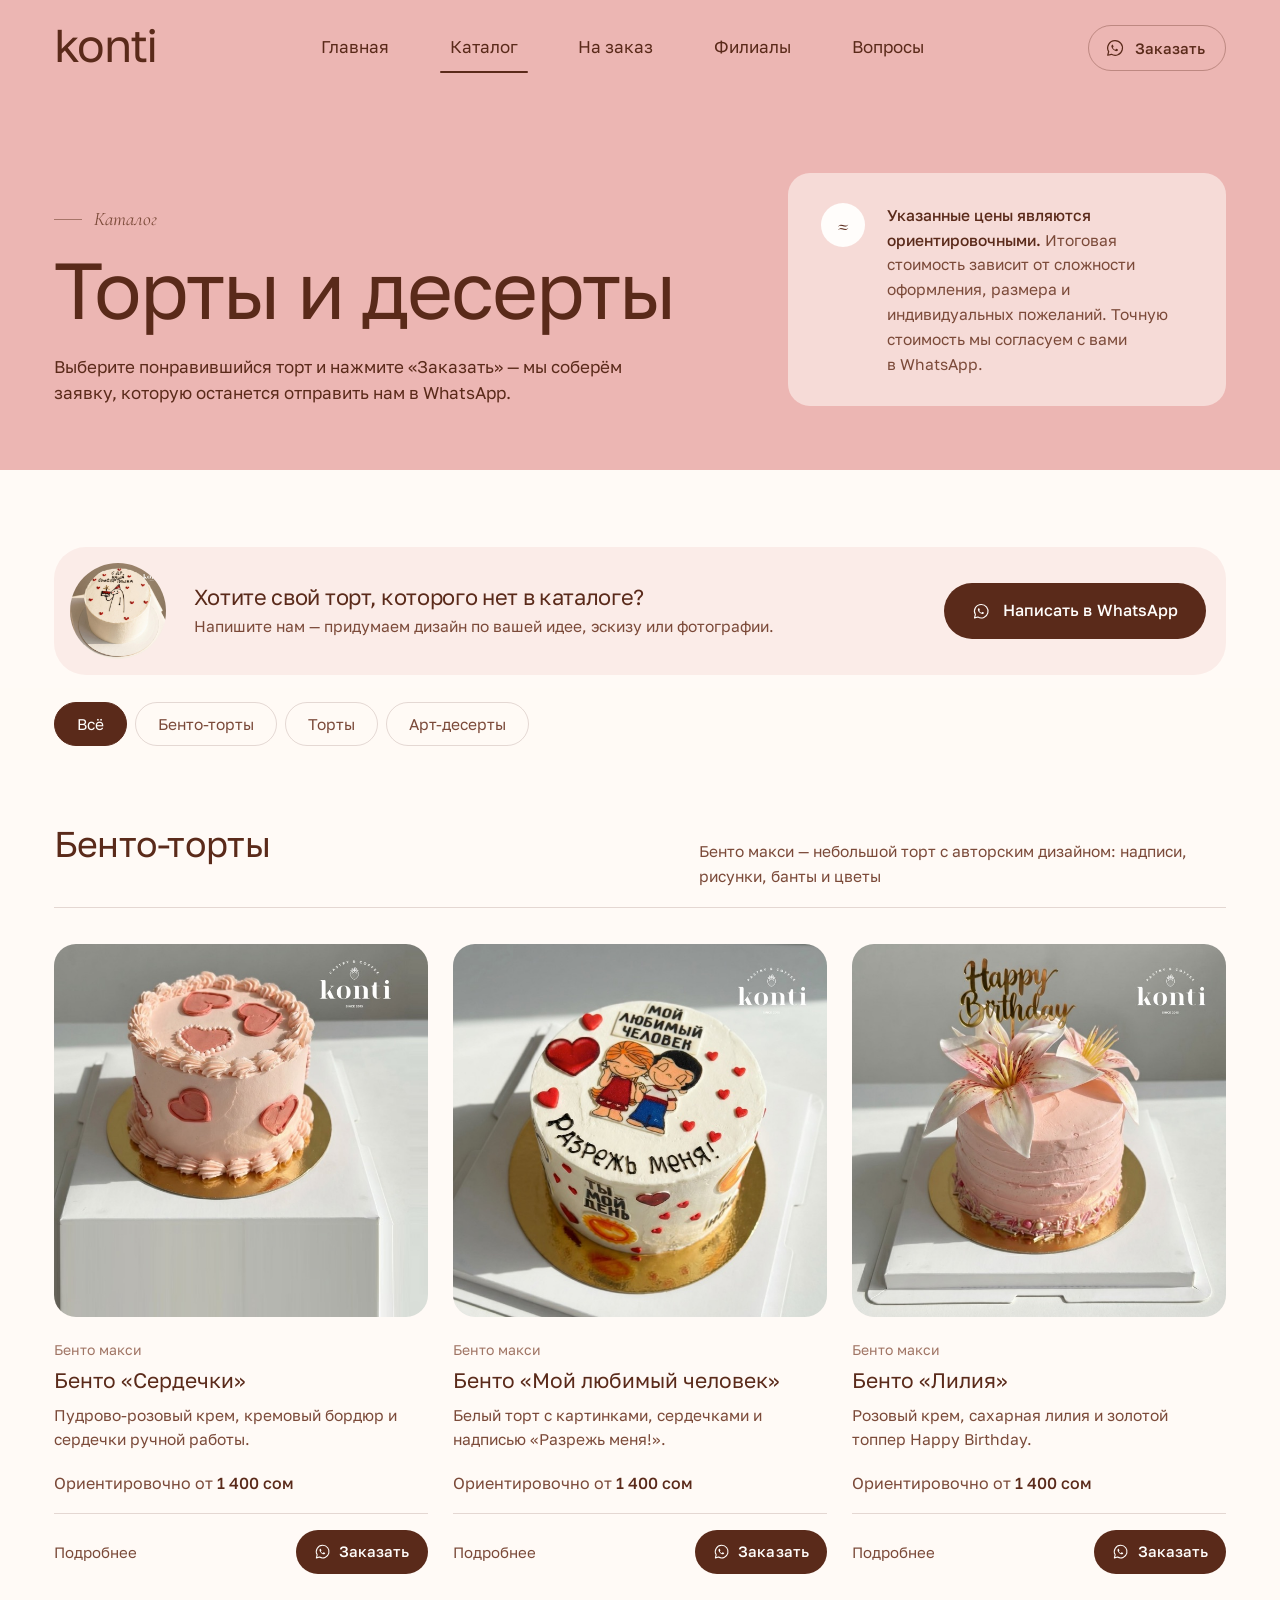
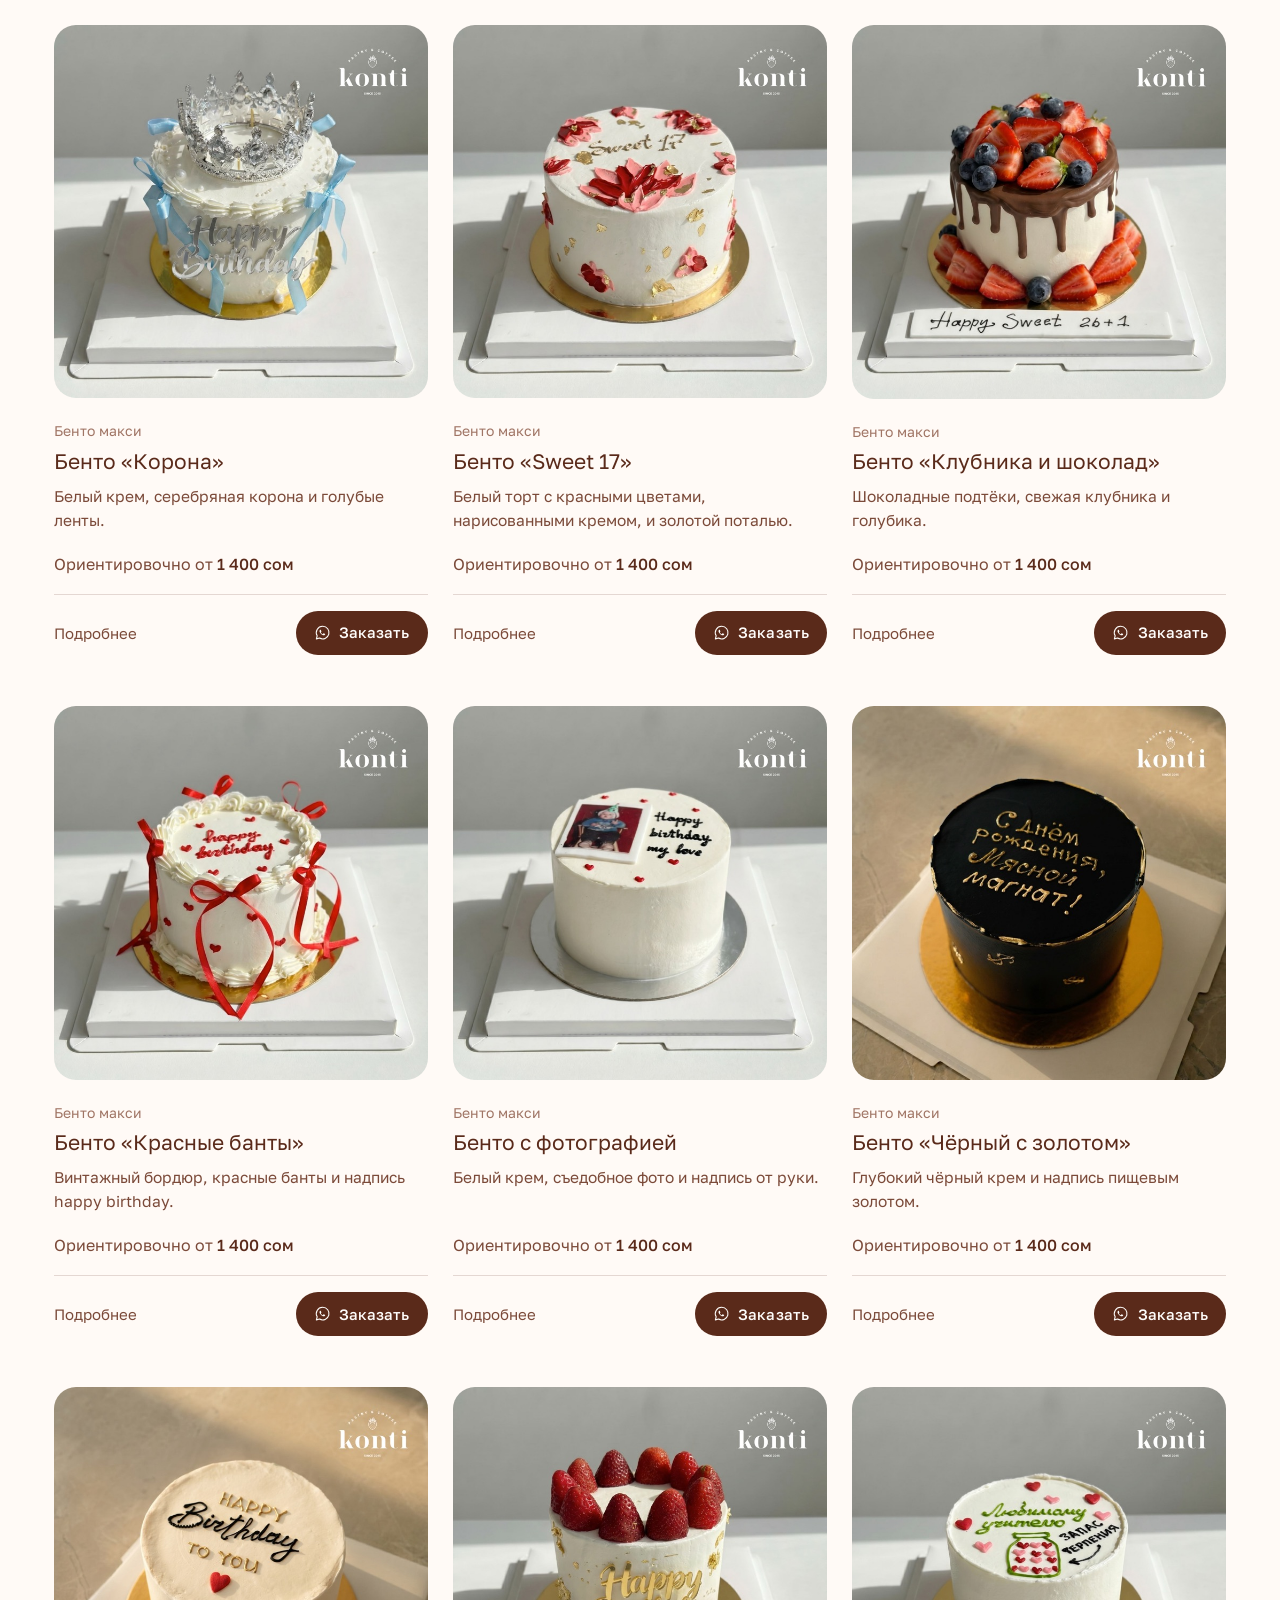
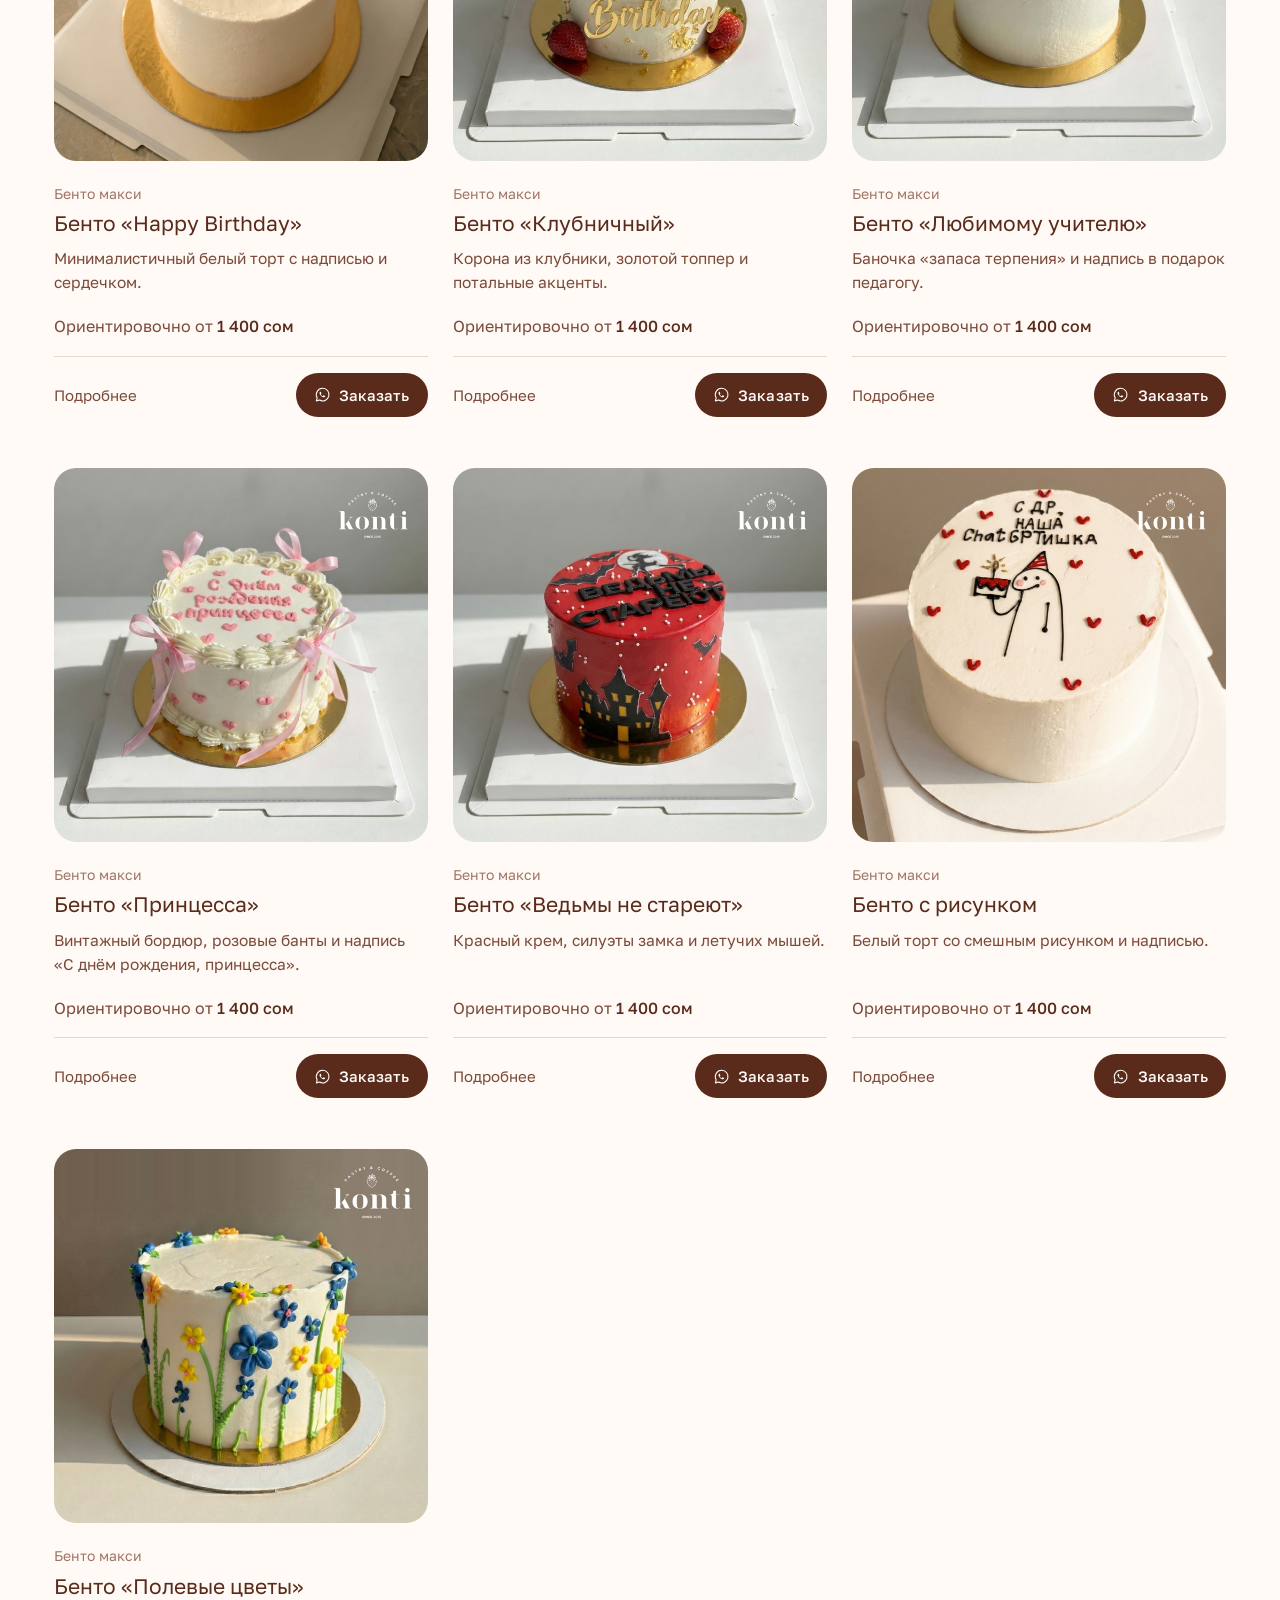
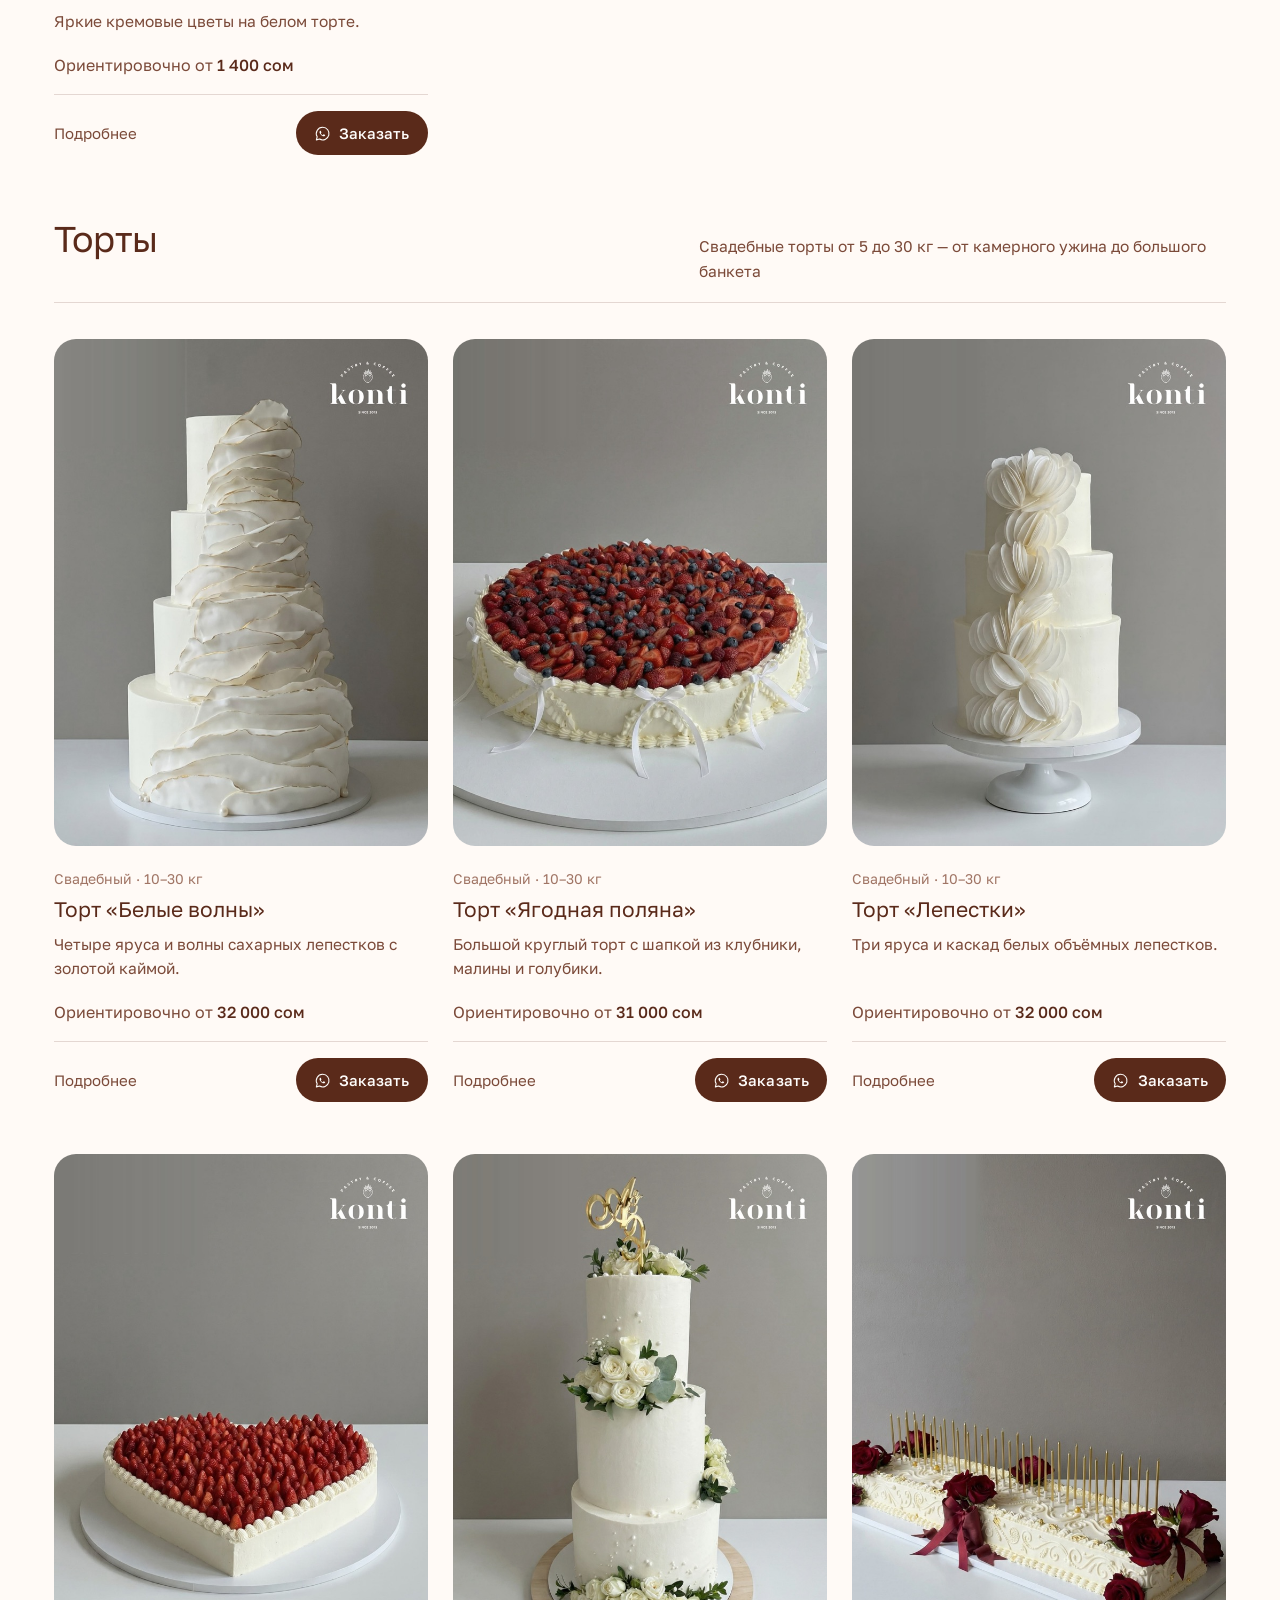
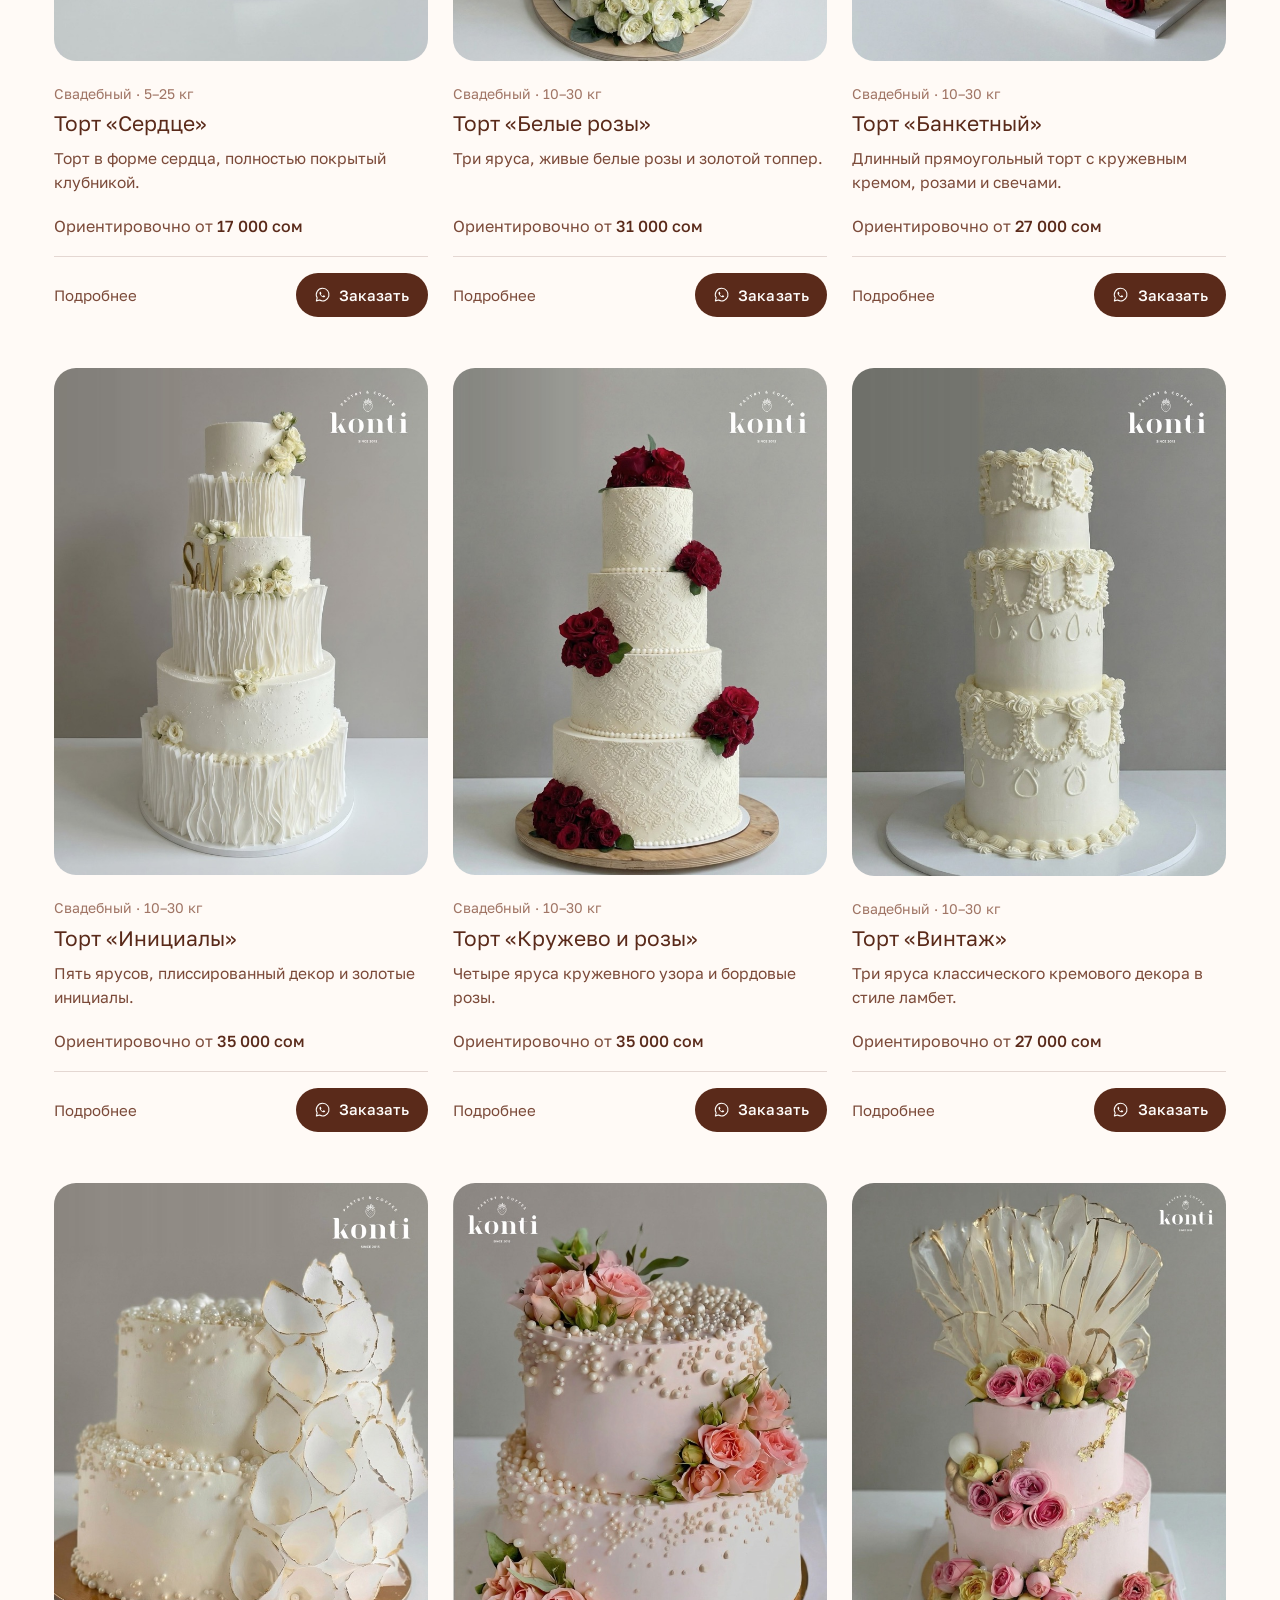
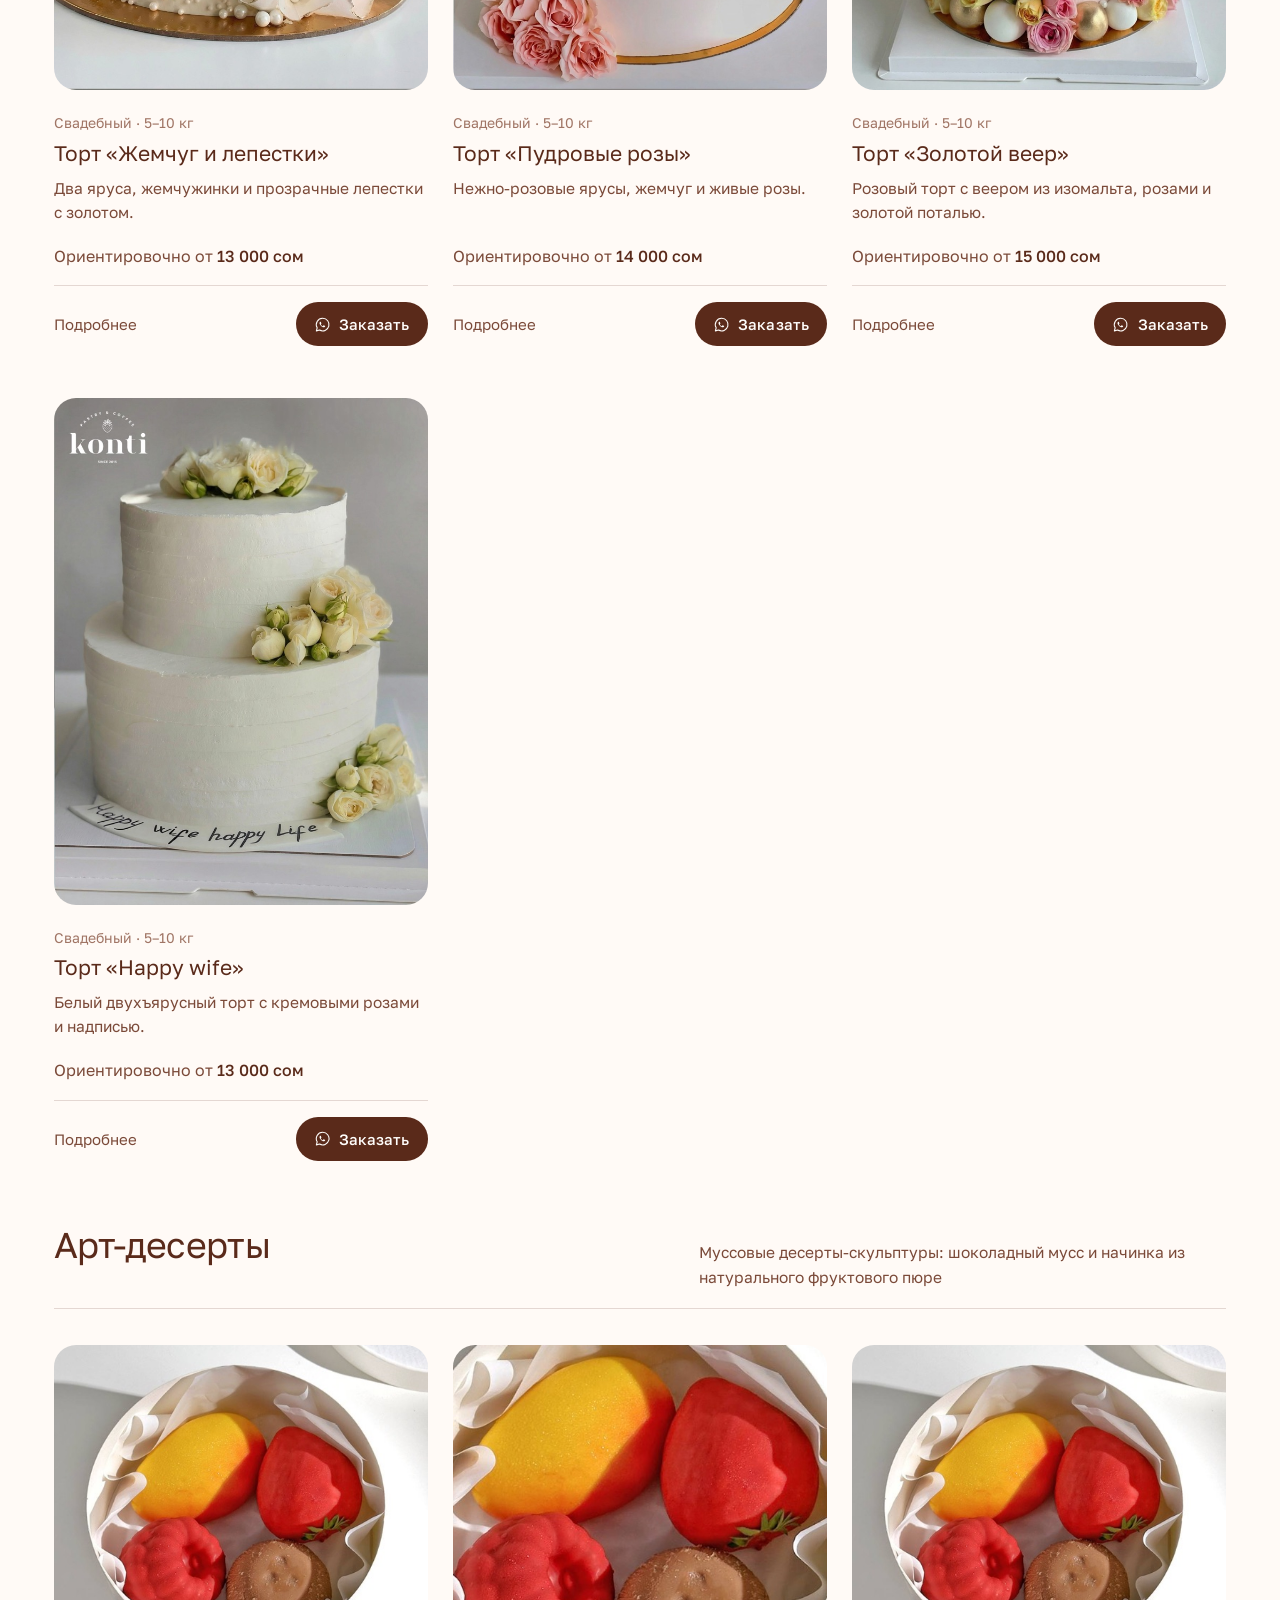
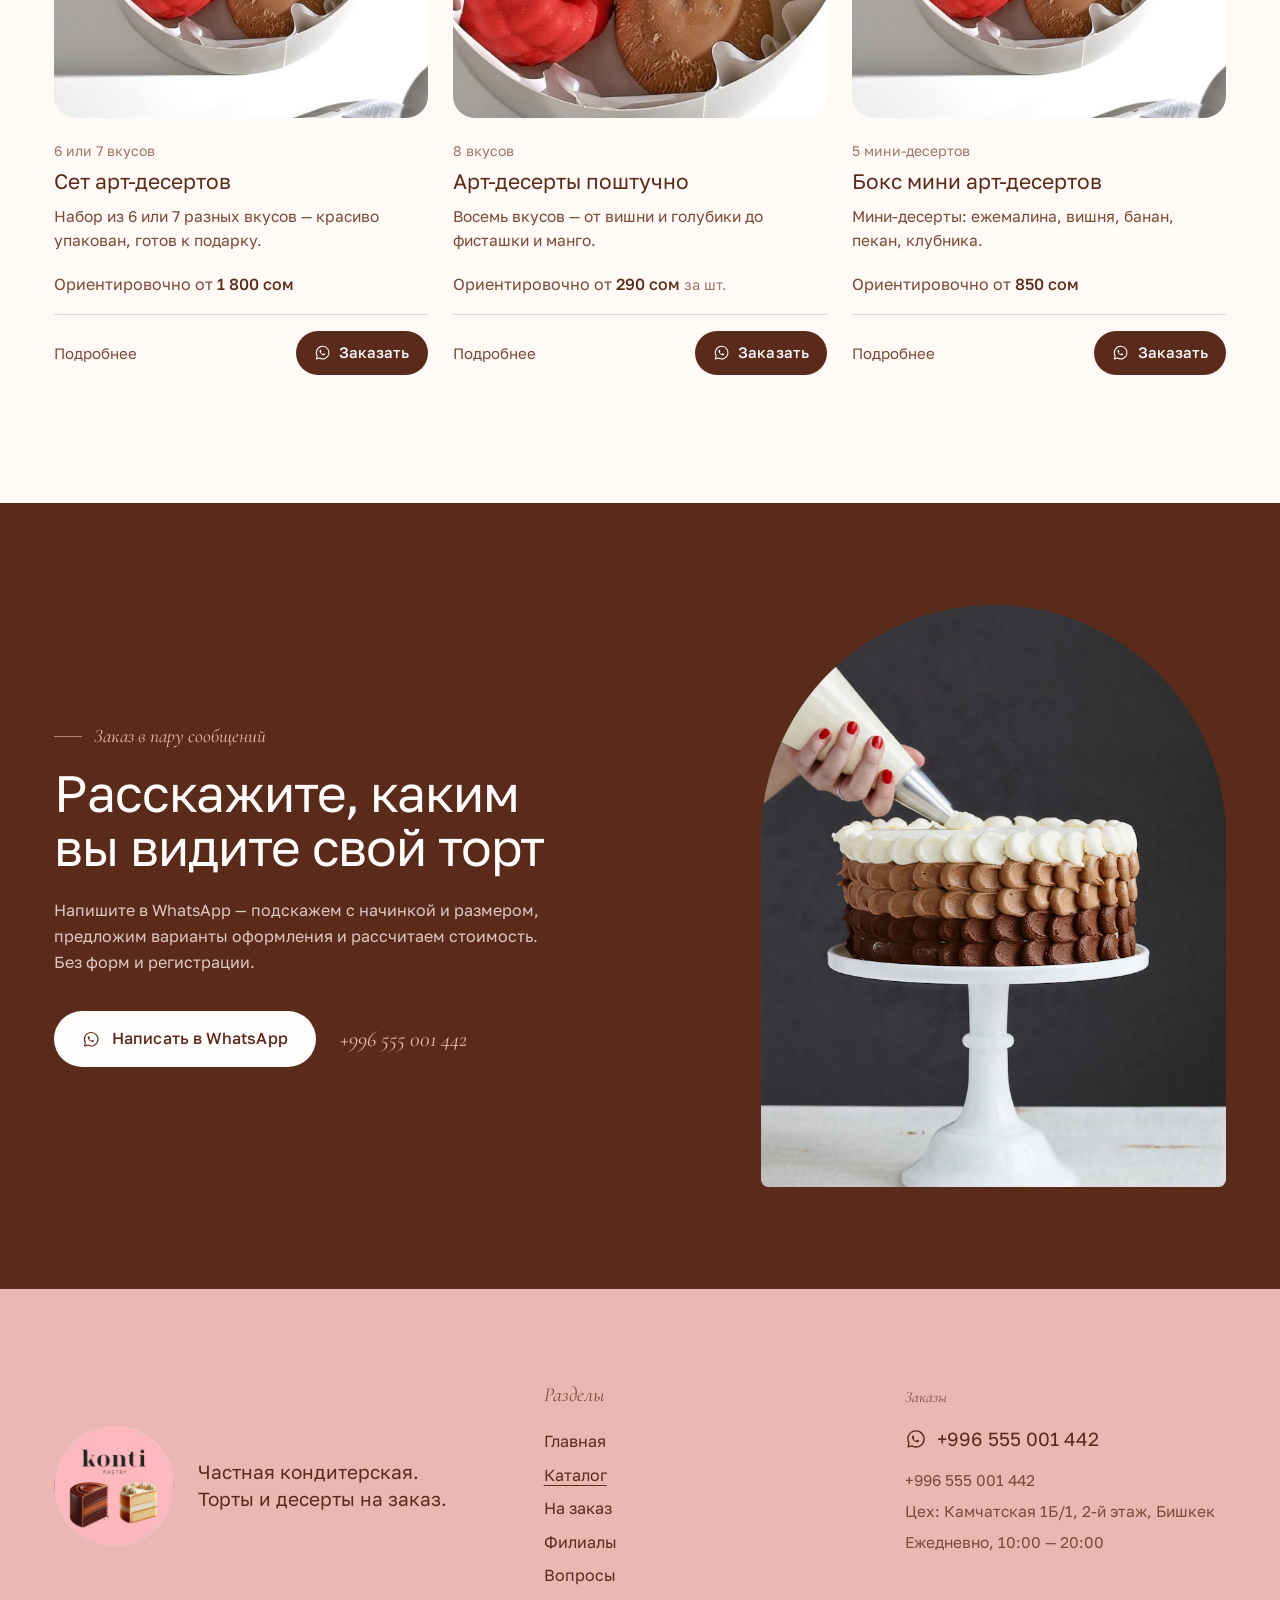
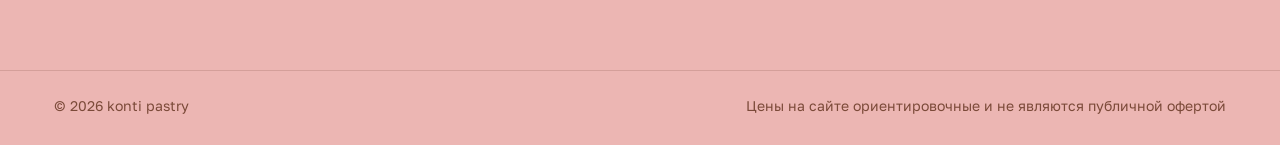
<file: catalog.html>
<!doctype html>
<html lang="ru">
<head>
<meta charset="utf-8">
<meta name="viewport" content="width=device-width, initial-scale=1, viewport-fit=cover">
<title>Каталог тортов и десертов — konti pastry</title>
<meta name="description" content="Бенто-торты, праздничные торты, пирожные, макарон и капкейки. Ориентировочные цены и заказ в Telegram.">
<meta name="theme-color" content="#ECB6B3">

<meta property="og:type" content="website">
<meta property="og:locale" content="ru_RU">
<meta property="og:site_name" content="konti pastry">
<meta property="og:title" content="Каталог тортов и десертов — konti pastry">
<meta property="og:description" content="Бенто-торты, праздничные торты, пирожные, макарон и капкейки. Ориентировочные цены и заказ в Telegram.">
<meta property="og:image" content="assets/img/logo-512.png">
<meta name="twitter:card" content="summary">
<link rel="icon" type="image/png" href="assets/img/favicon.png">
<link rel="apple-touch-icon" href="assets/img/apple-touch-icon.png">
<link rel="preconnect" href="https://fonts.googleapis.com">
<link rel="preconnect" href="https://fonts.gstatic.com" crossorigin>
<link href="https://fonts.googleapis.com/css2?family=Cormorant+Garamond:ital,wght@0,400;0,500;1,400;1,500&family=Golos+Text:wght@400;500;600&display=swap" rel="stylesheet">
<link rel="stylesheet" href="assets/css/style.css">
<script src="assets/js/main.js" defer></script>

</head>

<body data-page="catalog">
<a class="skip" href="#main">Перейти к содержанию</a>
<header class="header" data-header>
  <div class="header__inner">
    <a class="logo" href="index.html" aria-label="konti pastry — на главную">konti</a>
    <nav class="nav" aria-label="Основная навигация">
      <ul class="nav__list">
<li><a class="nav__link" href="index.html">Главная</a></li>
<li><a class="nav__link" href="catalog.html" aria-current="page">Каталог</a></li>
<li><a class="nav__link" href="custom.html">На заказ</a></li>
<li><a class="nav__link" href="branches.html">Филиалы</a></li>
<li><a class="nav__link" href="faq.html">Вопросы</a></li>
      </ul>
    </nav>
    <a class="header__wa" href="https://wa.me/996555001442?text=%D0%97%D0%B4%D1%80%D0%B0%D0%B2%D1%81%D1%82%D0%B2%D1%83%D0%B9%D1%82%D0%B5%21%20%D0%A5%D0%BE%D1%87%D1%83%20%D0%BE%D0%B1%D1%81%D1%83%D0%B4%D0%B8%D1%82%D1%8C%20%D0%B7%D0%B0%D0%BA%D0%B0%D0%B7%20%D1%82%D0%BE%D1%80%D1%82%D0%B0." target="_blank" rel="noopener" aria-label="Написать в WhatsApp">
      <svg class="icon" viewBox="0 0 24 24" aria-hidden="true"><path d="M12 3.2a8.8 8.8 0 0 0-7.6 13.2L3.3 20.7l4.4-1.1A8.8 8.8 0 1 0 12 3.2Z" fill="none" stroke="currentColor" stroke-width="1.5" stroke-linejoin="round"/><path d="M9.2 7.9c-.3 0-.7.1-.9.5-.3.4-.8 1.1-.6 2.2.3 1.3 1.4 3 3.3 4.2 1.6 1 2.7 1.1 3.4.9.6-.2 1.1-.8 1.2-1.3.1-.3 0-.5-.2-.6l-1.7-.8c-.2-.1-.5 0-.6.2l-.6.8c-.1.2-.4.2-.6.1-.9-.4-1.9-1.3-2.4-2.2-.1-.2 0-.4.1-.5l.5-.6c.2-.2.2-.4.1-.6l-.7-1.7c-.1-.3-.3-.4-.5-.4h-.4Z" fill="currentColor"/></svg><span>Заказать</span>
    </a>
    <button class="burger" type="button" aria-label="Открыть меню" aria-expanded="false" aria-controls="mobile-menu" data-burger>
      <span></span><span></span>
    </button>
  </div>
</header>
<div class="mmenu" id="mobile-menu" data-mmenu hidden>
  <nav aria-label="Мобильная навигация">
    <ul class="mmenu__list">
<li><a class="mmenu__link" href="index.html">Главная</a></li>
<li><a class="mmenu__link" href="catalog.html" aria-current="page">Каталог</a></li>
<li><a class="mmenu__link" href="custom.html">На заказ</a></li>
<li><a class="mmenu__link" href="branches.html">Филиалы</a></li>
<li><a class="mmenu__link" href="faq.html">Вопросы</a></li>
    </ul>
  </nav>
  <div class="mmenu__foot">
    <a class="btn btn--primary" href="https://wa.me/996555001442?text=%D0%97%D0%B4%D1%80%D0%B0%D0%B2%D1%81%D1%82%D0%B2%D1%83%D0%B9%D1%82%D0%B5%21%20%D0%A5%D0%BE%D1%87%D1%83%20%D0%BE%D0%B1%D1%81%D1%83%D0%B4%D0%B8%D1%82%D1%8C%20%D0%B7%D0%B0%D0%BA%D0%B0%D0%B7%20%D1%82%D0%BE%D1%80%D1%82%D0%B0." target="_blank" rel="noopener"><svg class="icon" viewBox="0 0 24 24" aria-hidden="true"><path d="M12 3.2a8.8 8.8 0 0 0-7.6 13.2L3.3 20.7l4.4-1.1A8.8 8.8 0 1 0 12 3.2Z" fill="none" stroke="currentColor" stroke-width="1.5" stroke-linejoin="round"/><path d="M9.2 7.9c-.3 0-.7.1-.9.5-.3.4-.8 1.1-.6 2.2.3 1.3 1.4 3 3.3 4.2 1.6 1 2.7 1.1 3.4.9.6-.2 1.1-.8 1.2-1.3.1-.3 0-.5-.2-.6l-1.7-.8c-.2-.1-.5 0-.6.2l-.6.8c-.1.2-.4.2-.6.1-.9-.4-1.9-1.3-2.4-2.2-.1-.2 0-.4.1-.5l.5-.6c.2-.2.2-.4.1-.6l-.7-1.7c-.1-.3-.3-.4-.5-.4h-.4Z" fill="currentColor"/></svg><span>Обсудить заказ в WhatsApp</span></a>
    <p class="mmenu__note">Ежедневно, 10:00 — 20:00</p>
  </div>
</div>

<main id="main">

  <section class="page-hero page-hero--catalog">
    <div class="container page-hero__inner">
      <div class="page-hero__text">
        <p class="eyebrow reveal">Каталог</p>
        <h1 class="h1 reveal" style="--d:60ms">Торты и десерты</h1>
        <p class="lead reveal" style="--d:120ms">Выберите понравившийся торт и нажмите «Заказать» — мы соберём заявку, которую останется отправить нам в WhatsApp.</p>
      </div>
      <aside class="price-note reveal" aria-label="О ценах">
  <span class="price-note__mark" aria-hidden="true">≈</span>
  <p><strong>Указанные цены являются ориентировочными.</strong> Итоговая стоимость зависит от сложности оформления, размера и индивидуальных пожеланий. Точную стоимость мы согласуем с вами в&nbsp;WhatsApp.</p>
</aside>

    </div>
  </section>

  <section class="catalog section section--tight">
    <div class="container">
      <a class="own-cake reveal" href="https://wa.me/996555001442?text=%D0%97%D0%B4%D1%80%D0%B0%D0%B2%D1%81%D1%82%D0%B2%D1%83%D0%B9%D1%82%D0%B5%21%20%D0%A5%D0%BE%D1%87%D1%83%20%D0%B7%D0%B0%D0%BA%D0%B0%D0%B7%D0%B0%D1%82%D1%8C%20%D1%82%D0%BE%D1%80%D1%82%20%D0%BF%D0%BE%20%D0%B8%D0%BD%D0%B4%D0%B8%D0%B2%D0%B8%D0%B4%D1%83%D0%B0%D0%BB%D1%8C%D0%BD%D0%BE%D0%BC%D1%83%20%D0%B4%D0%B8%D0%B7%D0%B0%D0%B9%D0%BD%D1%83." target="_blank" rel="noopener">
        <span class="own-cake__media" aria-hidden="true"><img src="assets/img/photos/bento-15-sm.jpg?v=1794497967" srcset="assets/img/photos/bento-15-sm.jpg?v=1794497967 700w, assets/img/photos/bento-15.jpg?v=1794497967 1400w" sizes="160px" alt="Бенто-торт с рисунком" loading="lazy" decoding="async"></span>
        <span class="own-cake__text">
          <span class="own-cake__title">Хотите свой торт, которого нет в каталоге?</span>
          <span class="own-cake__lead">Напишите нам — придумаем дизайн по вашей идее, эскизу или фотографии.</span>
        </span>
        <span class="btn btn--primary own-cake__btn"><svg class="icon" viewBox="0 0 24 24" aria-hidden="true"><path d="M12 3.2a8.8 8.8 0 0 0-7.6 13.2L3.3 20.7l4.4-1.1A8.8 8.8 0 1 0 12 3.2Z" fill="none" stroke="currentColor" stroke-width="1.5" stroke-linejoin="round"/><path d="M9.2 7.9c-.3 0-.7.1-.9.5-.3.4-.8 1.1-.6 2.2.3 1.3 1.4 3 3.3 4.2 1.6 1 2.7 1.1 3.4.9.6-.2 1.1-.8 1.2-1.3.1-.3 0-.5-.2-.6l-1.7-.8c-.2-.1-.5 0-.6.2l-.6.8c-.1.2-.4.2-.6.1-.9-.4-1.9-1.3-2.4-2.2-.1-.2 0-.4.1-.5l.5-.6c.2-.2.2-.4.1-.6l-.7-1.7c-.1-.3-.3-.4-.5-.4h-.4Z" fill="currentColor"/></svg><span>Написать в WhatsApp</span></span>
      </a>

      <div class="tabs" role="toolbar" aria-label="Категории каталога" data-tabs>
<button class="tabs__btn is-active" type="button" data-filter="all" aria-pressed="true">Всё</button>
<button class="tabs__btn" type="button" data-filter="bento" aria-pressed="false">Бенто-торты</button>
<button class="tabs__btn" type="button" data-filter="cakes" aria-pressed="false">Торты</button>
<button class="tabs__btn" type="button" data-filter="art" aria-pressed="false">Арт-десерты</button>
      </div>
      <div class="catalog__groups" data-products aria-live="polite">

<section class="cat-group" data-group="bento" aria-labelledby="g-bento">
  <div class="cat-group__head">
    <h2 class="cat-group__title" id="g-bento">Бенто-торты</h2>
    <p class="cat-group__lead">Бенто макси — небольшой торт с авторским дизайном: надписи, рисунки, банты и цветы</p>
  </div>
  <div class="products products--bento">

<article class="product reveal" data-cat="bento" id="bento-01" style="--d:0ms">
  <button class="product__media" type="button" data-open="bento-01" aria-label="Подробнее: Бенто «Сердечки»">
    <img src="assets/img/photos/bento-01-sm.jpg?v=1794500251" srcset="assets/img/photos/bento-01-sm.jpg?v=1794500251 700w, assets/img/photos/bento-01.jpg?v=1794500251 1400w" sizes="(max-width: 560px) 100vw, (max-width: 1000px) 50vw, 33vw" alt="Бенто «Сердечки»" loading="lazy" decoding="async">
  </button>
  <div class="product__body">
    <p class="product__meta">Бенто макси</p>
    <h3 class="product__title"><button type="button" data-open="bento-01">Бенто «Сердечки»</button></h3>
    <p class="product__desc">Пудрово-розовый крем, кремовый бордюр и сердечки ручной работы.</p>
    <div class="product__foot">
      <span class="price"><span class="price__label">Ориентировочно от</span> 1 400&nbsp;сом</span>
      <div class="product__actions">
        <button class="link-more" type="button" data-open="bento-01">Подробнее</button>
        <a class="btn btn--small" href="https://wa.me/996555001442?text=%D0%97%D0%B4%D1%80%D0%B0%D0%B2%D1%81%D1%82%D0%B2%D1%83%D0%B9%D1%82%D0%B5%21%20%D0%A5%D0%BE%D1%87%D1%83%20%D0%BE%D0%B1%D1%81%D1%83%D0%B4%D0%B8%D1%82%D1%8C%20%D0%B7%D0%B0%D0%BA%D0%B0%D0%B7%20%E2%80%94%20%D0%91%D0%B5%D0%BD%D1%82%D0%BE%20%C2%AB%D0%A1%D0%B5%D1%80%D0%B4%D0%B5%D1%87%D0%BA%D0%B8%C2%BB." target="_blank" rel="noopener" data-order="bento-01"><svg class="icon" viewBox="0 0 24 24" aria-hidden="true"><path d="M12 3.2a8.8 8.8 0 0 0-7.6 13.2L3.3 20.7l4.4-1.1A8.8 8.8 0 1 0 12 3.2Z" fill="none" stroke="currentColor" stroke-width="1.5" stroke-linejoin="round"/><path d="M9.2 7.9c-.3 0-.7.1-.9.5-.3.4-.8 1.1-.6 2.2.3 1.3 1.4 3 3.3 4.2 1.6 1 2.7 1.1 3.4.9.6-.2 1.1-.8 1.2-1.3.1-.3 0-.5-.2-.6l-1.7-.8c-.2-.1-.5 0-.6.2l-.6.8c-.1.2-.4.2-.6.1-.9-.4-1.9-1.3-2.4-2.2-.1-.2 0-.4.1-.5l.5-.6c.2-.2.2-.4.1-.6l-.7-1.7c-.1-.3-.3-.4-.5-.4h-.4Z" fill="currentColor"/></svg><span>Заказать</span></a>
      </div>
    </div>
  </div>
</article>

<article class="product reveal" data-cat="bento" id="bento-02" style="--d:70ms">
  <button class="product__media" type="button" data-open="bento-02" aria-label="Подробнее: Бенто «Мой любимый человек»">
    <img src="assets/img/photos/bento-02-sm.jpg?v=1794497966" srcset="assets/img/photos/bento-02-sm.jpg?v=1794497966 700w, assets/img/photos/bento-02.jpg?v=1794497966 1400w" sizes="(max-width: 560px) 100vw, (max-width: 1000px) 50vw, 33vw" alt="Бенто «Мой любимый человек»" loading="lazy" decoding="async">
  </button>
  <div class="product__body">
    <p class="product__meta">Бенто макси</p>
    <h3 class="product__title"><button type="button" data-open="bento-02">Бенто «Мой любимый человек»</button></h3>
    <p class="product__desc">Белый торт с картинками, сердечками и надписью «Разрежь меня!».</p>
    <div class="product__foot">
      <span class="price"><span class="price__label">Ориентировочно от</span> 1 400&nbsp;сом</span>
      <div class="product__actions">
        <button class="link-more" type="button" data-open="bento-02">Подробнее</button>
        <a class="btn btn--small" href="https://wa.me/996555001442?text=%D0%97%D0%B4%D1%80%D0%B0%D0%B2%D1%81%D1%82%D0%B2%D1%83%D0%B9%D1%82%D0%B5%21%20%D0%A5%D0%BE%D1%87%D1%83%20%D0%BE%D0%B1%D1%81%D1%83%D0%B4%D0%B8%D1%82%D1%8C%20%D0%B7%D0%B0%D0%BA%D0%B0%D0%B7%20%E2%80%94%20%D0%91%D0%B5%D0%BD%D1%82%D0%BE%20%C2%AB%D0%9C%D0%BE%D0%B9%20%D0%BB%D1%8E%D0%B1%D0%B8%D0%BC%D1%8B%D0%B9%20%D1%87%D0%B5%D0%BB%D0%BE%D0%B2%D0%B5%D0%BA%C2%BB." target="_blank" rel="noopener" data-order="bento-02"><svg class="icon" viewBox="0 0 24 24" aria-hidden="true"><path d="M12 3.2a8.8 8.8 0 0 0-7.6 13.2L3.3 20.7l4.4-1.1A8.8 8.8 0 1 0 12 3.2Z" fill="none" stroke="currentColor" stroke-width="1.5" stroke-linejoin="round"/><path d="M9.2 7.9c-.3 0-.7.1-.9.5-.3.4-.8 1.1-.6 2.2.3 1.3 1.4 3 3.3 4.2 1.6 1 2.7 1.1 3.4.9.6-.2 1.1-.8 1.2-1.3.1-.3 0-.5-.2-.6l-1.7-.8c-.2-.1-.5 0-.6.2l-.6.8c-.1.2-.4.2-.6.1-.9-.4-1.9-1.3-2.4-2.2-.1-.2 0-.4.1-.5l.5-.6c.2-.2.2-.4.1-.6l-.7-1.7c-.1-.3-.3-.4-.5-.4h-.4Z" fill="currentColor"/></svg><span>Заказать</span></a>
      </div>
    </div>
  </div>
</article>

<article class="product reveal" data-cat="bento" id="bento-03" style="--d:140ms">
  <button class="product__media" type="button" data-open="bento-03" aria-label="Подробнее: Бенто «Лилия»">
    <img src="assets/img/photos/bento-03-sm.jpg?v=1794497966" srcset="assets/img/photos/bento-03-sm.jpg?v=1794497966 700w, assets/img/photos/bento-03.jpg?v=1794497966 1400w" sizes="(max-width: 560px) 100vw, (max-width: 1000px) 50vw, 33vw" alt="Бенто «Лилия»" loading="lazy" decoding="async">
  </button>
  <div class="product__body">
    <p class="product__meta">Бенто макси</p>
    <h3 class="product__title"><button type="button" data-open="bento-03">Бенто «Лилия»</button></h3>
    <p class="product__desc">Розовый крем, сахарная лилия и золотой топпер Happy Birthday.</p>
    <div class="product__foot">
      <span class="price"><span class="price__label">Ориентировочно от</span> 1 400&nbsp;сом</span>
      <div class="product__actions">
        <button class="link-more" type="button" data-open="bento-03">Подробнее</button>
        <a class="btn btn--small" href="https://wa.me/996555001442?text=%D0%97%D0%B4%D1%80%D0%B0%D0%B2%D1%81%D1%82%D0%B2%D1%83%D0%B9%D1%82%D0%B5%21%20%D0%A5%D0%BE%D1%87%D1%83%20%D0%BE%D0%B1%D1%81%D1%83%D0%B4%D0%B8%D1%82%D1%8C%20%D0%B7%D0%B0%D0%BA%D0%B0%D0%B7%20%E2%80%94%20%D0%91%D0%B5%D0%BD%D1%82%D0%BE%20%C2%AB%D0%9B%D0%B8%D0%BB%D0%B8%D1%8F%C2%BB." target="_blank" rel="noopener" data-order="bento-03"><svg class="icon" viewBox="0 0 24 24" aria-hidden="true"><path d="M12 3.2a8.8 8.8 0 0 0-7.6 13.2L3.3 20.7l4.4-1.1A8.8 8.8 0 1 0 12 3.2Z" fill="none" stroke="currentColor" stroke-width="1.5" stroke-linejoin="round"/><path d="M9.2 7.9c-.3 0-.7.1-.9.5-.3.4-.8 1.1-.6 2.2.3 1.3 1.4 3 3.3 4.2 1.6 1 2.7 1.1 3.4.9.6-.2 1.1-.8 1.2-1.3.1-.3 0-.5-.2-.6l-1.7-.8c-.2-.1-.5 0-.6.2l-.6.8c-.1.2-.4.2-.6.1-.9-.4-1.9-1.3-2.4-2.2-.1-.2 0-.4.1-.5l.5-.6c.2-.2.2-.4.1-.6l-.7-1.7c-.1-.3-.3-.4-.5-.4h-.4Z" fill="currentColor"/></svg><span>Заказать</span></a>
      </div>
    </div>
  </div>
</article>

<article class="product reveal" data-cat="bento" id="bento-04" style="--d:0ms">
  <button class="product__media" type="button" data-open="bento-04" aria-label="Подробнее: Бенто «Корона»">
    <img src="assets/img/photos/bento-04-sm.jpg?v=1794497966" srcset="assets/img/photos/bento-04-sm.jpg?v=1794497966 700w, assets/img/photos/bento-04.jpg?v=1794497966 1400w" sizes="(max-width: 560px) 100vw, (max-width: 1000px) 50vw, 33vw" alt="Бенто «Корона»" loading="lazy" decoding="async">
  </button>
  <div class="product__body">
    <p class="product__meta">Бенто макси</p>
    <h3 class="product__title"><button type="button" data-open="bento-04">Бенто «Корона»</button></h3>
    <p class="product__desc">Белый крем, серебряная корона и голубые ленты.</p>
    <div class="product__foot">
      <span class="price"><span class="price__label">Ориентировочно от</span> 1 400&nbsp;сом</span>
      <div class="product__actions">
        <button class="link-more" type="button" data-open="bento-04">Подробнее</button>
        <a class="btn btn--small" href="https://wa.me/996555001442?text=%D0%97%D0%B4%D1%80%D0%B0%D0%B2%D1%81%D1%82%D0%B2%D1%83%D0%B9%D1%82%D0%B5%21%20%D0%A5%D0%BE%D1%87%D1%83%20%D0%BE%D0%B1%D1%81%D1%83%D0%B4%D0%B8%D1%82%D1%8C%20%D0%B7%D0%B0%D0%BA%D0%B0%D0%B7%20%E2%80%94%20%D0%91%D0%B5%D0%BD%D1%82%D0%BE%20%C2%AB%D0%9A%D0%BE%D1%80%D0%BE%D0%BD%D0%B0%C2%BB." target="_blank" rel="noopener" data-order="bento-04"><svg class="icon" viewBox="0 0 24 24" aria-hidden="true"><path d="M12 3.2a8.8 8.8 0 0 0-7.6 13.2L3.3 20.7l4.4-1.1A8.8 8.8 0 1 0 12 3.2Z" fill="none" stroke="currentColor" stroke-width="1.5" stroke-linejoin="round"/><path d="M9.2 7.9c-.3 0-.7.1-.9.5-.3.4-.8 1.1-.6 2.2.3 1.3 1.4 3 3.3 4.2 1.6 1 2.7 1.1 3.4.9.6-.2 1.1-.8 1.2-1.3.1-.3 0-.5-.2-.6l-1.7-.8c-.2-.1-.5 0-.6.2l-.6.8c-.1.2-.4.2-.6.1-.9-.4-1.9-1.3-2.4-2.2-.1-.2 0-.4.1-.5l.5-.6c.2-.2.2-.4.1-.6l-.7-1.7c-.1-.3-.3-.4-.5-.4h-.4Z" fill="currentColor"/></svg><span>Заказать</span></a>
      </div>
    </div>
  </div>
</article>

<article class="product reveal" data-cat="bento" id="bento-05" style="--d:70ms">
  <button class="product__media" type="button" data-open="bento-05" aria-label="Подробнее: Бенто «Sweet 17»">
    <img src="assets/img/photos/bento-05-sm.jpg?v=1794497966" srcset="assets/img/photos/bento-05-sm.jpg?v=1794497966 700w, assets/img/photos/bento-05.jpg?v=1794497966 1400w" sizes="(max-width: 560px) 100vw, (max-width: 1000px) 50vw, 33vw" alt="Бенто «Sweet 17»" loading="lazy" decoding="async">
  </button>
  <div class="product__body">
    <p class="product__meta">Бенто макси</p>
    <h3 class="product__title"><button type="button" data-open="bento-05">Бенто «Sweet 17»</button></h3>
    <p class="product__desc">Белый торт с красными цветами, нарисованными кремом, и золотой поталью.</p>
    <div class="product__foot">
      <span class="price"><span class="price__label">Ориентировочно от</span> 1 400&nbsp;сом</span>
      <div class="product__actions">
        <button class="link-more" type="button" data-open="bento-05">Подробнее</button>
        <a class="btn btn--small" href="https://wa.me/996555001442?text=%D0%97%D0%B4%D1%80%D0%B0%D0%B2%D1%81%D1%82%D0%B2%D1%83%D0%B9%D1%82%D0%B5%21%20%D0%A5%D0%BE%D1%87%D1%83%20%D0%BE%D0%B1%D1%81%D1%83%D0%B4%D0%B8%D1%82%D1%8C%20%D0%B7%D0%B0%D0%BA%D0%B0%D0%B7%20%E2%80%94%20%D0%91%D0%B5%D0%BD%D1%82%D0%BE%20%C2%ABSweet%2017%C2%BB." target="_blank" rel="noopener" data-order="bento-05"><svg class="icon" viewBox="0 0 24 24" aria-hidden="true"><path d="M12 3.2a8.8 8.8 0 0 0-7.6 13.2L3.3 20.7l4.4-1.1A8.8 8.8 0 1 0 12 3.2Z" fill="none" stroke="currentColor" stroke-width="1.5" stroke-linejoin="round"/><path d="M9.2 7.9c-.3 0-.7.1-.9.5-.3.4-.8 1.1-.6 2.2.3 1.3 1.4 3 3.3 4.2 1.6 1 2.7 1.1 3.4.9.6-.2 1.1-.8 1.2-1.3.1-.3 0-.5-.2-.6l-1.7-.8c-.2-.1-.5 0-.6.2l-.6.8c-.1.2-.4.2-.6.1-.9-.4-1.9-1.3-2.4-2.2-.1-.2 0-.4.1-.5l.5-.6c.2-.2.2-.4.1-.6l-.7-1.7c-.1-.3-.3-.4-.5-.4h-.4Z" fill="currentColor"/></svg><span>Заказать</span></a>
      </div>
    </div>
  </div>
</article>

<article class="product reveal" data-cat="bento" id="bento-06" style="--d:140ms">
  <button class="product__media" type="button" data-open="bento-06" aria-label="Подробнее: Бенто «Клубника и шоколад»">
    <img src="assets/img/photos/bento-06-sm.jpg?v=1794497967" srcset="assets/img/photos/bento-06-sm.jpg?v=1794497967 700w, assets/img/photos/bento-06.jpg?v=1794497967 1400w" sizes="(max-width: 560px) 100vw, (max-width: 1000px) 50vw, 33vw" alt="Бенто «Клубника и шоколад»" loading="lazy" decoding="async">
  </button>
  <div class="product__body">
    <p class="product__meta">Бенто макси</p>
    <h3 class="product__title"><button type="button" data-open="bento-06">Бенто «Клубника и шоколад»</button></h3>
    <p class="product__desc">Шоколадные подтёки, свежая клубника и голубика.</p>
    <div class="product__foot">
      <span class="price"><span class="price__label">Ориентировочно от</span> 1 400&nbsp;сом</span>
      <div class="product__actions">
        <button class="link-more" type="button" data-open="bento-06">Подробнее</button>
        <a class="btn btn--small" href="https://wa.me/996555001442?text=%D0%97%D0%B4%D1%80%D0%B0%D0%B2%D1%81%D1%82%D0%B2%D1%83%D0%B9%D1%82%D0%B5%21%20%D0%A5%D0%BE%D1%87%D1%83%20%D0%BE%D0%B1%D1%81%D1%83%D0%B4%D0%B8%D1%82%D1%8C%20%D0%B7%D0%B0%D0%BA%D0%B0%D0%B7%20%E2%80%94%20%D0%91%D0%B5%D0%BD%D1%82%D0%BE%20%C2%AB%D0%9A%D0%BB%D1%83%D0%B1%D0%BD%D0%B8%D0%BA%D0%B0%20%D0%B8%20%D1%88%D0%BE%D0%BA%D0%BE%D0%BB%D0%B0%D0%B4%C2%BB." target="_blank" rel="noopener" data-order="bento-06"><svg class="icon" viewBox="0 0 24 24" aria-hidden="true"><path d="M12 3.2a8.8 8.8 0 0 0-7.6 13.2L3.3 20.7l4.4-1.1A8.8 8.8 0 1 0 12 3.2Z" fill="none" stroke="currentColor" stroke-width="1.5" stroke-linejoin="round"/><path d="M9.2 7.9c-.3 0-.7.1-.9.5-.3.4-.8 1.1-.6 2.2.3 1.3 1.4 3 3.3 4.2 1.6 1 2.7 1.1 3.4.9.6-.2 1.1-.8 1.2-1.3.1-.3 0-.5-.2-.6l-1.7-.8c-.2-.1-.5 0-.6.2l-.6.8c-.1.2-.4.2-.6.1-.9-.4-1.9-1.3-2.4-2.2-.1-.2 0-.4.1-.5l.5-.6c.2-.2.2-.4.1-.6l-.7-1.7c-.1-.3-.3-.4-.5-.4h-.4Z" fill="currentColor"/></svg><span>Заказать</span></a>
      </div>
    </div>
  </div>
</article>

<article class="product reveal" data-cat="bento" id="bento-07" style="--d:0ms">
  <button class="product__media" type="button" data-open="bento-07" aria-label="Подробнее: Бенто «Красные банты»">
    <img src="assets/img/photos/bento-07-sm.jpg?v=1794497967" srcset="assets/img/photos/bento-07-sm.jpg?v=1794497967 700w, assets/img/photos/bento-07.jpg?v=1794497967 1400w" sizes="(max-width: 560px) 100vw, (max-width: 1000px) 50vw, 33vw" alt="Бенто «Красные банты»" loading="lazy" decoding="async">
  </button>
  <div class="product__body">
    <p class="product__meta">Бенто макси</p>
    <h3 class="product__title"><button type="button" data-open="bento-07">Бенто «Красные банты»</button></h3>
    <p class="product__desc">Винтажный бордюр, красные банты и надпись happy birthday.</p>
    <div class="product__foot">
      <span class="price"><span class="price__label">Ориентировочно от</span> 1 400&nbsp;сом</span>
      <div class="product__actions">
        <button class="link-more" type="button" data-open="bento-07">Подробнее</button>
        <a class="btn btn--small" href="https://wa.me/996555001442?text=%D0%97%D0%B4%D1%80%D0%B0%D0%B2%D1%81%D1%82%D0%B2%D1%83%D0%B9%D1%82%D0%B5%21%20%D0%A5%D0%BE%D1%87%D1%83%20%D0%BE%D0%B1%D1%81%D1%83%D0%B4%D0%B8%D1%82%D1%8C%20%D0%B7%D0%B0%D0%BA%D0%B0%D0%B7%20%E2%80%94%20%D0%91%D0%B5%D0%BD%D1%82%D0%BE%20%C2%AB%D0%9A%D1%80%D0%B0%D1%81%D0%BD%D1%8B%D0%B5%20%D0%B1%D0%B0%D0%BD%D1%82%D1%8B%C2%BB." target="_blank" rel="noopener" data-order="bento-07"><svg class="icon" viewBox="0 0 24 24" aria-hidden="true"><path d="M12 3.2a8.8 8.8 0 0 0-7.6 13.2L3.3 20.7l4.4-1.1A8.8 8.8 0 1 0 12 3.2Z" fill="none" stroke="currentColor" stroke-width="1.5" stroke-linejoin="round"/><path d="M9.2 7.9c-.3 0-.7.1-.9.5-.3.4-.8 1.1-.6 2.2.3 1.3 1.4 3 3.3 4.2 1.6 1 2.7 1.1 3.4.9.6-.2 1.1-.8 1.2-1.3.1-.3 0-.5-.2-.6l-1.7-.8c-.2-.1-.5 0-.6.2l-.6.8c-.1.2-.4.2-.6.1-.9-.4-1.9-1.3-2.4-2.2-.1-.2 0-.4.1-.5l.5-.6c.2-.2.2-.4.1-.6l-.7-1.7c-.1-.3-.3-.4-.5-.4h-.4Z" fill="currentColor"/></svg><span>Заказать</span></a>
      </div>
    </div>
  </div>
</article>

<article class="product reveal" data-cat="bento" id="bento-08" style="--d:70ms">
  <button class="product__media" type="button" data-open="bento-08" aria-label="Подробнее: Бенто с фотографией">
    <img src="assets/img/photos/bento-08-sm.jpg?v=1794497967" srcset="assets/img/photos/bento-08-sm.jpg?v=1794497967 700w, assets/img/photos/bento-08.jpg?v=1794497967 1400w" sizes="(max-width: 560px) 100vw, (max-width: 1000px) 50vw, 33vw" alt="Бенто с фотографией" loading="lazy" decoding="async">
  </button>
  <div class="product__body">
    <p class="product__meta">Бенто макси</p>
    <h3 class="product__title"><button type="button" data-open="bento-08">Бенто с фотографией</button></h3>
    <p class="product__desc">Белый крем, съедобное фото и надпись от руки.</p>
    <div class="product__foot">
      <span class="price"><span class="price__label">Ориентировочно от</span> 1 400&nbsp;сом</span>
      <div class="product__actions">
        <button class="link-more" type="button" data-open="bento-08">Подробнее</button>
        <a class="btn btn--small" href="https://wa.me/996555001442?text=%D0%97%D0%B4%D1%80%D0%B0%D0%B2%D1%81%D1%82%D0%B2%D1%83%D0%B9%D1%82%D0%B5%21%20%D0%A5%D0%BE%D1%87%D1%83%20%D0%BE%D0%B1%D1%81%D1%83%D0%B4%D0%B8%D1%82%D1%8C%20%D0%B7%D0%B0%D0%BA%D0%B0%D0%B7%20%E2%80%94%20%D0%91%D0%B5%D0%BD%D1%82%D0%BE%20%D1%81%20%D1%84%D0%BE%D1%82%D0%BE%D0%B3%D1%80%D0%B0%D1%84%D0%B8%D0%B5%D0%B9." target="_blank" rel="noopener" data-order="bento-08"><svg class="icon" viewBox="0 0 24 24" aria-hidden="true"><path d="M12 3.2a8.8 8.8 0 0 0-7.6 13.2L3.3 20.7l4.4-1.1A8.8 8.8 0 1 0 12 3.2Z" fill="none" stroke="currentColor" stroke-width="1.5" stroke-linejoin="round"/><path d="M9.2 7.9c-.3 0-.7.1-.9.5-.3.4-.8 1.1-.6 2.2.3 1.3 1.4 3 3.3 4.2 1.6 1 2.7 1.1 3.4.9.6-.2 1.1-.8 1.2-1.3.1-.3 0-.5-.2-.6l-1.7-.8c-.2-.1-.5 0-.6.2l-.6.8c-.1.2-.4.2-.6.1-.9-.4-1.9-1.3-2.4-2.2-.1-.2 0-.4.1-.5l.5-.6c.2-.2.2-.4.1-.6l-.7-1.7c-.1-.3-.3-.4-.5-.4h-.4Z" fill="currentColor"/></svg><span>Заказать</span></a>
      </div>
    </div>
  </div>
</article>

<article class="product reveal" data-cat="bento" id="bento-09" style="--d:140ms">
  <button class="product__media" type="button" data-open="bento-09" aria-label="Подробнее: Бенто «Чёрный с золотом»">
    <img src="assets/img/photos/bento-09-sm.jpg?v=1794497967" srcset="assets/img/photos/bento-09-sm.jpg?v=1794497967 700w, assets/img/photos/bento-09.jpg?v=1794497967 1400w" sizes="(max-width: 560px) 100vw, (max-width: 1000px) 50vw, 33vw" alt="Бенто «Чёрный с золотом»" loading="lazy" decoding="async">
  </button>
  <div class="product__body">
    <p class="product__meta">Бенто макси</p>
    <h3 class="product__title"><button type="button" data-open="bento-09">Бенто «Чёрный с золотом»</button></h3>
    <p class="product__desc">Глубокий чёрный крем и надпись пищевым золотом.</p>
    <div class="product__foot">
      <span class="price"><span class="price__label">Ориентировочно от</span> 1 400&nbsp;сом</span>
      <div class="product__actions">
        <button class="link-more" type="button" data-open="bento-09">Подробнее</button>
        <a class="btn btn--small" href="https://wa.me/996555001442?text=%D0%97%D0%B4%D1%80%D0%B0%D0%B2%D1%81%D1%82%D0%B2%D1%83%D0%B9%D1%82%D0%B5%21%20%D0%A5%D0%BE%D1%87%D1%83%20%D0%BE%D0%B1%D1%81%D1%83%D0%B4%D0%B8%D1%82%D1%8C%20%D0%B7%D0%B0%D0%BA%D0%B0%D0%B7%20%E2%80%94%20%D0%91%D0%B5%D0%BD%D1%82%D0%BE%20%C2%AB%D0%A7%D1%91%D1%80%D0%BD%D1%8B%D0%B9%20%D1%81%20%D0%B7%D0%BE%D0%BB%D0%BE%D1%82%D0%BE%D0%BC%C2%BB." target="_blank" rel="noopener" data-order="bento-09"><svg class="icon" viewBox="0 0 24 24" aria-hidden="true"><path d="M12 3.2a8.8 8.8 0 0 0-7.6 13.2L3.3 20.7l4.4-1.1A8.8 8.8 0 1 0 12 3.2Z" fill="none" stroke="currentColor" stroke-width="1.5" stroke-linejoin="round"/><path d="M9.2 7.9c-.3 0-.7.1-.9.5-.3.4-.8 1.1-.6 2.2.3 1.3 1.4 3 3.3 4.2 1.6 1 2.7 1.1 3.4.9.6-.2 1.1-.8 1.2-1.3.1-.3 0-.5-.2-.6l-1.7-.8c-.2-.1-.5 0-.6.2l-.6.8c-.1.2-.4.2-.6.1-.9-.4-1.9-1.3-2.4-2.2-.1-.2 0-.4.1-.5l.5-.6c.2-.2.2-.4.1-.6l-.7-1.7c-.1-.3-.3-.4-.5-.4h-.4Z" fill="currentColor"/></svg><span>Заказать</span></a>
      </div>
    </div>
  </div>
</article>

<article class="product reveal" data-cat="bento" id="bento-10" style="--d:0ms">
  <button class="product__media" type="button" data-open="bento-10" aria-label="Подробнее: Бенто «Happy Birthday»">
    <img src="assets/img/photos/bento-10-sm.jpg?v=1794497967" srcset="assets/img/photos/bento-10-sm.jpg?v=1794497967 700w, assets/img/photos/bento-10.jpg?v=1794497967 1400w" sizes="(max-width: 560px) 100vw, (max-width: 1000px) 50vw, 33vw" alt="Бенто «Happy Birthday»" loading="lazy" decoding="async">
  </button>
  <div class="product__body">
    <p class="product__meta">Бенто макси</p>
    <h3 class="product__title"><button type="button" data-open="bento-10">Бенто «Happy Birthday»</button></h3>
    <p class="product__desc">Минималистичный белый торт с надписью и сердечком.</p>
    <div class="product__foot">
      <span class="price"><span class="price__label">Ориентировочно от</span> 1 400&nbsp;сом</span>
      <div class="product__actions">
        <button class="link-more" type="button" data-open="bento-10">Подробнее</button>
        <a class="btn btn--small" href="https://wa.me/996555001442?text=%D0%97%D0%B4%D1%80%D0%B0%D0%B2%D1%81%D1%82%D0%B2%D1%83%D0%B9%D1%82%D0%B5%21%20%D0%A5%D0%BE%D1%87%D1%83%20%D0%BE%D0%B1%D1%81%D1%83%D0%B4%D0%B8%D1%82%D1%8C%20%D0%B7%D0%B0%D0%BA%D0%B0%D0%B7%20%E2%80%94%20%D0%91%D0%B5%D0%BD%D1%82%D0%BE%20%C2%ABHappy%20Birthday%C2%BB." target="_blank" rel="noopener" data-order="bento-10"><svg class="icon" viewBox="0 0 24 24" aria-hidden="true"><path d="M12 3.2a8.8 8.8 0 0 0-7.6 13.2L3.3 20.7l4.4-1.1A8.8 8.8 0 1 0 12 3.2Z" fill="none" stroke="currentColor" stroke-width="1.5" stroke-linejoin="round"/><path d="M9.2 7.9c-.3 0-.7.1-.9.5-.3.4-.8 1.1-.6 2.2.3 1.3 1.4 3 3.3 4.2 1.6 1 2.7 1.1 3.4.9.6-.2 1.1-.8 1.2-1.3.1-.3 0-.5-.2-.6l-1.7-.8c-.2-.1-.5 0-.6.2l-.6.8c-.1.2-.4.2-.6.1-.9-.4-1.9-1.3-2.4-2.2-.1-.2 0-.4.1-.5l.5-.6c.2-.2.2-.4.1-.6l-.7-1.7c-.1-.3-.3-.4-.5-.4h-.4Z" fill="currentColor"/></svg><span>Заказать</span></a>
      </div>
    </div>
  </div>
</article>

<article class="product reveal" data-cat="bento" id="bento-11" style="--d:70ms">
  <button class="product__media" type="button" data-open="bento-11" aria-label="Подробнее: Бенто «Клубничный»">
    <img src="assets/img/photos/bento-11-sm.jpg?v=1794497967" srcset="assets/img/photos/bento-11-sm.jpg?v=1794497967 700w, assets/img/photos/bento-11.jpg?v=1794497967 1400w" sizes="(max-width: 560px) 100vw, (max-width: 1000px) 50vw, 33vw" alt="Бенто «Клубничный»" loading="lazy" decoding="async">
  </button>
  <div class="product__body">
    <p class="product__meta">Бенто макси</p>
    <h3 class="product__title"><button type="button" data-open="bento-11">Бенто «Клубничный»</button></h3>
    <p class="product__desc">Корона из клубники, золотой топпер и потальные акценты.</p>
    <div class="product__foot">
      <span class="price"><span class="price__label">Ориентировочно от</span> 1 400&nbsp;сом</span>
      <div class="product__actions">
        <button class="link-more" type="button" data-open="bento-11">Подробнее</button>
        <a class="btn btn--small" href="https://wa.me/996555001442?text=%D0%97%D0%B4%D1%80%D0%B0%D0%B2%D1%81%D1%82%D0%B2%D1%83%D0%B9%D1%82%D0%B5%21%20%D0%A5%D0%BE%D1%87%D1%83%20%D0%BE%D0%B1%D1%81%D1%83%D0%B4%D0%B8%D1%82%D1%8C%20%D0%B7%D0%B0%D0%BA%D0%B0%D0%B7%20%E2%80%94%20%D0%91%D0%B5%D0%BD%D1%82%D0%BE%20%C2%AB%D0%9A%D0%BB%D1%83%D0%B1%D0%BD%D0%B8%D1%87%D0%BD%D1%8B%D0%B9%C2%BB." target="_blank" rel="noopener" data-order="bento-11"><svg class="icon" viewBox="0 0 24 24" aria-hidden="true"><path d="M12 3.2a8.8 8.8 0 0 0-7.6 13.2L3.3 20.7l4.4-1.1A8.8 8.8 0 1 0 12 3.2Z" fill="none" stroke="currentColor" stroke-width="1.5" stroke-linejoin="round"/><path d="M9.2 7.9c-.3 0-.7.1-.9.5-.3.4-.8 1.1-.6 2.2.3 1.3 1.4 3 3.3 4.2 1.6 1 2.7 1.1 3.4.9.6-.2 1.1-.8 1.2-1.3.1-.3 0-.5-.2-.6l-1.7-.8c-.2-.1-.5 0-.6.2l-.6.8c-.1.2-.4.2-.6.1-.9-.4-1.9-1.3-2.4-2.2-.1-.2 0-.4.1-.5l.5-.6c.2-.2.2-.4.1-.6l-.7-1.7c-.1-.3-.3-.4-.5-.4h-.4Z" fill="currentColor"/></svg><span>Заказать</span></a>
      </div>
    </div>
  </div>
</article>

<article class="product reveal" data-cat="bento" id="bento-12" style="--d:140ms">
  <button class="product__media" type="button" data-open="bento-12" aria-label="Подробнее: Бенто «Любимому учителю»">
    <img src="assets/img/photos/bento-12-sm.jpg?v=1794497967" srcset="assets/img/photos/bento-12-sm.jpg?v=1794497967 700w, assets/img/photos/bento-12.jpg?v=1794497967 1400w" sizes="(max-width: 560px) 100vw, (max-width: 1000px) 50vw, 33vw" alt="Бенто «Любимому учителю»" loading="lazy" decoding="async">
  </button>
  <div class="product__body">
    <p class="product__meta">Бенто макси</p>
    <h3 class="product__title"><button type="button" data-open="bento-12">Бенто «Любимому учителю»</button></h3>
    <p class="product__desc">Баночка «запаса терпения» и надпись в подарок педагогу.</p>
    <div class="product__foot">
      <span class="price"><span class="price__label">Ориентировочно от</span> 1 400&nbsp;сом</span>
      <div class="product__actions">
        <button class="link-more" type="button" data-open="bento-12">Подробнее</button>
        <a class="btn btn--small" href="https://wa.me/996555001442?text=%D0%97%D0%B4%D1%80%D0%B0%D0%B2%D1%81%D1%82%D0%B2%D1%83%D0%B9%D1%82%D0%B5%21%20%D0%A5%D0%BE%D1%87%D1%83%20%D0%BE%D0%B1%D1%81%D1%83%D0%B4%D0%B8%D1%82%D1%8C%20%D0%B7%D0%B0%D0%BA%D0%B0%D0%B7%20%E2%80%94%20%D0%91%D0%B5%D0%BD%D1%82%D0%BE%20%C2%AB%D0%9B%D1%8E%D0%B1%D0%B8%D0%BC%D0%BE%D0%BC%D1%83%20%D1%83%D1%87%D0%B8%D1%82%D0%B5%D0%BB%D1%8E%C2%BB." target="_blank" rel="noopener" data-order="bento-12"><svg class="icon" viewBox="0 0 24 24" aria-hidden="true"><path d="M12 3.2a8.8 8.8 0 0 0-7.6 13.2L3.3 20.7l4.4-1.1A8.8 8.8 0 1 0 12 3.2Z" fill="none" stroke="currentColor" stroke-width="1.5" stroke-linejoin="round"/><path d="M9.2 7.9c-.3 0-.7.1-.9.5-.3.4-.8 1.1-.6 2.2.3 1.3 1.4 3 3.3 4.2 1.6 1 2.7 1.1 3.4.9.6-.2 1.1-.8 1.2-1.3.1-.3 0-.5-.2-.6l-1.7-.8c-.2-.1-.5 0-.6.2l-.6.8c-.1.2-.4.2-.6.1-.9-.4-1.9-1.3-2.4-2.2-.1-.2 0-.4.1-.5l.5-.6c.2-.2.2-.4.1-.6l-.7-1.7c-.1-.3-.3-.4-.5-.4h-.4Z" fill="currentColor"/></svg><span>Заказать</span></a>
      </div>
    </div>
  </div>
</article>

<article class="product reveal" data-cat="bento" id="bento-13" style="--d:0ms">
  <button class="product__media" type="button" data-open="bento-13" aria-label="Подробнее: Бенто «Принцесса»">
    <img src="assets/img/photos/bento-13-sm.jpg?v=1794497967" srcset="assets/img/photos/bento-13-sm.jpg?v=1794497967 700w, assets/img/photos/bento-13.jpg?v=1794497967 1400w" sizes="(max-width: 560px) 100vw, (max-width: 1000px) 50vw, 33vw" alt="Бенто «Принцесса»" loading="lazy" decoding="async">
  </button>
  <div class="product__body">
    <p class="product__meta">Бенто макси</p>
    <h3 class="product__title"><button type="button" data-open="bento-13">Бенто «Принцесса»</button></h3>
    <p class="product__desc">Винтажный бордюр, розовые банты и надпись «С днём рождения, принцесса».</p>
    <div class="product__foot">
      <span class="price"><span class="price__label">Ориентировочно от</span> 1 400&nbsp;сом</span>
      <div class="product__actions">
        <button class="link-more" type="button" data-open="bento-13">Подробнее</button>
        <a class="btn btn--small" href="https://wa.me/996555001442?text=%D0%97%D0%B4%D1%80%D0%B0%D0%B2%D1%81%D1%82%D0%B2%D1%83%D0%B9%D1%82%D0%B5%21%20%D0%A5%D0%BE%D1%87%D1%83%20%D0%BE%D0%B1%D1%81%D1%83%D0%B4%D0%B8%D1%82%D1%8C%20%D0%B7%D0%B0%D0%BA%D0%B0%D0%B7%20%E2%80%94%20%D0%91%D0%B5%D0%BD%D1%82%D0%BE%20%C2%AB%D0%9F%D1%80%D0%B8%D0%BD%D1%86%D0%B5%D1%81%D1%81%D0%B0%C2%BB." target="_blank" rel="noopener" data-order="bento-13"><svg class="icon" viewBox="0 0 24 24" aria-hidden="true"><path d="M12 3.2a8.8 8.8 0 0 0-7.6 13.2L3.3 20.7l4.4-1.1A8.8 8.8 0 1 0 12 3.2Z" fill="none" stroke="currentColor" stroke-width="1.5" stroke-linejoin="round"/><path d="M9.2 7.9c-.3 0-.7.1-.9.5-.3.4-.8 1.1-.6 2.2.3 1.3 1.4 3 3.3 4.2 1.6 1 2.7 1.1 3.4.9.6-.2 1.1-.8 1.2-1.3.1-.3 0-.5-.2-.6l-1.7-.8c-.2-.1-.5 0-.6.2l-.6.8c-.1.2-.4.2-.6.1-.9-.4-1.9-1.3-2.4-2.2-.1-.2 0-.4.1-.5l.5-.6c.2-.2.2-.4.1-.6l-.7-1.7c-.1-.3-.3-.4-.5-.4h-.4Z" fill="currentColor"/></svg><span>Заказать</span></a>
      </div>
    </div>
  </div>
</article>

<article class="product reveal" data-cat="bento" id="bento-14" style="--d:70ms">
  <button class="product__media" type="button" data-open="bento-14" aria-label="Подробнее: Бенто «Ведьмы не стареют»">
    <img src="assets/img/photos/bento-14-sm.jpg?v=1794497967" srcset="assets/img/photos/bento-14-sm.jpg?v=1794497967 700w, assets/img/photos/bento-14.jpg?v=1794497967 1400w" sizes="(max-width: 560px) 100vw, (max-width: 1000px) 50vw, 33vw" alt="Бенто «Ведьмы не стареют»" loading="lazy" decoding="async">
  </button>
  <div class="product__body">
    <p class="product__meta">Бенто макси</p>
    <h3 class="product__title"><button type="button" data-open="bento-14">Бенто «Ведьмы не стареют»</button></h3>
    <p class="product__desc">Красный крем, силуэты замка и летучих мышей.</p>
    <div class="product__foot">
      <span class="price"><span class="price__label">Ориентировочно от</span> 1 400&nbsp;сом</span>
      <div class="product__actions">
        <button class="link-more" type="button" data-open="bento-14">Подробнее</button>
        <a class="btn btn--small" href="https://wa.me/996555001442?text=%D0%97%D0%B4%D1%80%D0%B0%D0%B2%D1%81%D1%82%D0%B2%D1%83%D0%B9%D1%82%D0%B5%21%20%D0%A5%D0%BE%D1%87%D1%83%20%D0%BE%D0%B1%D1%81%D1%83%D0%B4%D0%B8%D1%82%D1%8C%20%D0%B7%D0%B0%D0%BA%D0%B0%D0%B7%20%E2%80%94%20%D0%91%D0%B5%D0%BD%D1%82%D0%BE%20%C2%AB%D0%92%D0%B5%D0%B4%D1%8C%D0%BC%D1%8B%20%D0%BD%D0%B5%20%D1%81%D1%82%D0%B0%D1%80%D0%B5%D1%8E%D1%82%C2%BB." target="_blank" rel="noopener" data-order="bento-14"><svg class="icon" viewBox="0 0 24 24" aria-hidden="true"><path d="M12 3.2a8.8 8.8 0 0 0-7.6 13.2L3.3 20.7l4.4-1.1A8.8 8.8 0 1 0 12 3.2Z" fill="none" stroke="currentColor" stroke-width="1.5" stroke-linejoin="round"/><path d="M9.2 7.9c-.3 0-.7.1-.9.5-.3.4-.8 1.1-.6 2.2.3 1.3 1.4 3 3.3 4.2 1.6 1 2.7 1.1 3.4.9.6-.2 1.1-.8 1.2-1.3.1-.3 0-.5-.2-.6l-1.7-.8c-.2-.1-.5 0-.6.2l-.6.8c-.1.2-.4.2-.6.1-.9-.4-1.9-1.3-2.4-2.2-.1-.2 0-.4.1-.5l.5-.6c.2-.2.2-.4.1-.6l-.7-1.7c-.1-.3-.3-.4-.5-.4h-.4Z" fill="currentColor"/></svg><span>Заказать</span></a>
      </div>
    </div>
  </div>
</article>

<article class="product reveal" data-cat="bento" id="bento-15" style="--d:140ms">
  <button class="product__media" type="button" data-open="bento-15" aria-label="Подробнее: Бенто с рисунком">
    <img src="assets/img/photos/bento-15-sm.jpg?v=1794497967" srcset="assets/img/photos/bento-15-sm.jpg?v=1794497967 700w, assets/img/photos/bento-15.jpg?v=1794497967 1400w" sizes="(max-width: 560px) 100vw, (max-width: 1000px) 50vw, 33vw" alt="Бенто с рисунком" loading="lazy" decoding="async">
  </button>
  <div class="product__body">
    <p class="product__meta">Бенто макси</p>
    <h3 class="product__title"><button type="button" data-open="bento-15">Бенто с рисунком</button></h3>
    <p class="product__desc">Белый торт со смешным рисунком и надписью.</p>
    <div class="product__foot">
      <span class="price"><span class="price__label">Ориентировочно от</span> 1 400&nbsp;сом</span>
      <div class="product__actions">
        <button class="link-more" type="button" data-open="bento-15">Подробнее</button>
        <a class="btn btn--small" href="https://wa.me/996555001442?text=%D0%97%D0%B4%D1%80%D0%B0%D0%B2%D1%81%D1%82%D0%B2%D1%83%D0%B9%D1%82%D0%B5%21%20%D0%A5%D0%BE%D1%87%D1%83%20%D0%BE%D0%B1%D1%81%D1%83%D0%B4%D0%B8%D1%82%D1%8C%20%D0%B7%D0%B0%D0%BA%D0%B0%D0%B7%20%E2%80%94%20%D0%91%D0%B5%D0%BD%D1%82%D0%BE%20%D1%81%20%D1%80%D0%B8%D1%81%D1%83%D0%BD%D0%BA%D0%BE%D0%BC." target="_blank" rel="noopener" data-order="bento-15"><svg class="icon" viewBox="0 0 24 24" aria-hidden="true"><path d="M12 3.2a8.8 8.8 0 0 0-7.6 13.2L3.3 20.7l4.4-1.1A8.8 8.8 0 1 0 12 3.2Z" fill="none" stroke="currentColor" stroke-width="1.5" stroke-linejoin="round"/><path d="M9.2 7.9c-.3 0-.7.1-.9.5-.3.4-.8 1.1-.6 2.2.3 1.3 1.4 3 3.3 4.2 1.6 1 2.7 1.1 3.4.9.6-.2 1.1-.8 1.2-1.3.1-.3 0-.5-.2-.6l-1.7-.8c-.2-.1-.5 0-.6.2l-.6.8c-.1.2-.4.2-.6.1-.9-.4-1.9-1.3-2.4-2.2-.1-.2 0-.4.1-.5l.5-.6c.2-.2.2-.4.1-.6l-.7-1.7c-.1-.3-.3-.4-.5-.4h-.4Z" fill="currentColor"/></svg><span>Заказать</span></a>
      </div>
    </div>
  </div>
</article>

<article class="product reveal" data-cat="bento" id="bento-16" style="--d:0ms">
  <button class="product__media" type="button" data-open="bento-16" aria-label="Подробнее: Бенто «Полевые цветы»">
    <img src="assets/img/photos/bento-16-sm.jpg?v=1794500886" srcset="assets/img/photos/bento-16-sm.jpg?v=1794500886 700w, assets/img/photos/bento-16.jpg?v=1794500886 1400w" sizes="(max-width: 560px) 100vw, (max-width: 1000px) 50vw, 33vw" alt="Бенто «Полевые цветы»" loading="lazy" decoding="async">
  </button>
  <div class="product__body">
    <p class="product__meta">Бенто макси</p>
    <h3 class="product__title"><button type="button" data-open="bento-16">Бенто «Полевые цветы»</button></h3>
    <p class="product__desc">Яркие кремовые цветы на белом торте.</p>
    <div class="product__foot">
      <span class="price"><span class="price__label">Ориентировочно от</span> 1 400&nbsp;сом</span>
      <div class="product__actions">
        <button class="link-more" type="button" data-open="bento-16">Подробнее</button>
        <a class="btn btn--small" href="https://wa.me/996555001442?text=%D0%97%D0%B4%D1%80%D0%B0%D0%B2%D1%81%D1%82%D0%B2%D1%83%D0%B9%D1%82%D0%B5%21%20%D0%A5%D0%BE%D1%87%D1%83%20%D0%BE%D0%B1%D1%81%D1%83%D0%B4%D0%B8%D1%82%D1%8C%20%D0%B7%D0%B0%D0%BA%D0%B0%D0%B7%20%E2%80%94%20%D0%91%D0%B5%D0%BD%D1%82%D0%BE%20%C2%AB%D0%9F%D0%BE%D0%BB%D0%B5%D0%B2%D1%8B%D0%B5%20%D1%86%D0%B2%D0%B5%D1%82%D1%8B%C2%BB." target="_blank" rel="noopener" data-order="bento-16"><svg class="icon" viewBox="0 0 24 24" aria-hidden="true"><path d="M12 3.2a8.8 8.8 0 0 0-7.6 13.2L3.3 20.7l4.4-1.1A8.8 8.8 0 1 0 12 3.2Z" fill="none" stroke="currentColor" stroke-width="1.5" stroke-linejoin="round"/><path d="M9.2 7.9c-.3 0-.7.1-.9.5-.3.4-.8 1.1-.6 2.2.3 1.3 1.4 3 3.3 4.2 1.6 1 2.7 1.1 3.4.9.6-.2 1.1-.8 1.2-1.3.1-.3 0-.5-.2-.6l-1.7-.8c-.2-.1-.5 0-.6.2l-.6.8c-.1.2-.4.2-.6.1-.9-.4-1.9-1.3-2.4-2.2-.1-.2 0-.4.1-.5l.5-.6c.2-.2.2-.4.1-.6l-.7-1.7c-.1-.3-.3-.4-.5-.4h-.4Z" fill="currentColor"/></svg><span>Заказать</span></a>
      </div>
    </div>
  </div>
</article>
  </div>
</section>

<section class="cat-group" data-group="cakes" aria-labelledby="g-cakes">
  <div class="cat-group__head">
    <h2 class="cat-group__title" id="g-cakes">Торты</h2>
    <p class="cat-group__lead">Свадебные торты от 5 до 30 кг — от камерного ужина до большого банкета</p>
  </div>
  <div class="products products--cakes">

<article class="product reveal" data-cat="cakes" id="wedding-01" style="--d:0ms">
  <button class="product__media" type="button" data-open="wedding-01" aria-label="Подробнее: Торт «Белые волны»">
    <img src="assets/img/photos/wedding-01-sm.jpg?v=1794500054" srcset="assets/img/photos/wedding-01-sm.jpg?v=1794500054 700w, assets/img/photos/wedding-01.jpg?v=1794500054 1400w" sizes="(max-width: 560px) 100vw, (max-width: 1000px) 50vw, 33vw" alt="Торт «Белые волны»" loading="lazy" decoding="async">
  </button>
  <div class="product__body">
    <p class="product__meta">Свадебный · 10–30 кг</p>
    <h3 class="product__title"><button type="button" data-open="wedding-01">Торт «Белые волны»</button></h3>
    <p class="product__desc">Четыре яруса и волны сахарных лепестков с золотой каймой.</p>
    <div class="product__foot">
      <span class="price"><span class="price__label">Ориентировочно от</span> 32 000&nbsp;сом</span>
      <div class="product__actions">
        <button class="link-more" type="button" data-open="wedding-01">Подробнее</button>
        <a class="btn btn--small" href="https://wa.me/996555001442?text=%D0%97%D0%B4%D1%80%D0%B0%D0%B2%D1%81%D1%82%D0%B2%D1%83%D0%B9%D1%82%D0%B5%21%20%D0%A5%D0%BE%D1%87%D1%83%20%D0%BE%D0%B1%D1%81%D1%83%D0%B4%D0%B8%D1%82%D1%8C%20%D0%B7%D0%B0%D0%BA%D0%B0%D0%B7%20%E2%80%94%20%D0%A2%D0%BE%D1%80%D1%82%20%C2%AB%D0%91%D0%B5%D0%BB%D1%8B%D0%B5%20%D0%B2%D0%BE%D0%BB%D0%BD%D1%8B%C2%BB." target="_blank" rel="noopener" data-order="wedding-01"><svg class="icon" viewBox="0 0 24 24" aria-hidden="true"><path d="M12 3.2a8.8 8.8 0 0 0-7.6 13.2L3.3 20.7l4.4-1.1A8.8 8.8 0 1 0 12 3.2Z" fill="none" stroke="currentColor" stroke-width="1.5" stroke-linejoin="round"/><path d="M9.2 7.9c-.3 0-.7.1-.9.5-.3.4-.8 1.1-.6 2.2.3 1.3 1.4 3 3.3 4.2 1.6 1 2.7 1.1 3.4.9.6-.2 1.1-.8 1.2-1.3.1-.3 0-.5-.2-.6l-1.7-.8c-.2-.1-.5 0-.6.2l-.6.8c-.1.2-.4.2-.6.1-.9-.4-1.9-1.3-2.4-2.2-.1-.2 0-.4.1-.5l.5-.6c.2-.2.2-.4.1-.6l-.7-1.7c-.1-.3-.3-.4-.5-.4h-.4Z" fill="currentColor"/></svg><span>Заказать</span></a>
      </div>
    </div>
  </div>
</article>

<article class="product reveal" data-cat="cakes" id="wedding-02" style="--d:70ms">
  <button class="product__media" type="button" data-open="wedding-02" aria-label="Подробнее: Торт «Ягодная поляна»">
    <img src="assets/img/photos/wedding-02-sm.jpg?v=1794500054" srcset="assets/img/photos/wedding-02-sm.jpg?v=1794500054 700w, assets/img/photos/wedding-02.jpg?v=1794500054 1400w" sizes="(max-width: 560px) 100vw, (max-width: 1000px) 50vw, 33vw" alt="Торт «Ягодная поляна»" loading="lazy" decoding="async">
  </button>
  <div class="product__body">
    <p class="product__meta">Свадебный · 10–30 кг</p>
    <h3 class="product__title"><button type="button" data-open="wedding-02">Торт «Ягодная поляна»</button></h3>
    <p class="product__desc">Большой круглый торт с шапкой из клубники, малины и голубики.</p>
    <div class="product__foot">
      <span class="price"><span class="price__label">Ориентировочно от</span> 31 000&nbsp;сом</span>
      <div class="product__actions">
        <button class="link-more" type="button" data-open="wedding-02">Подробнее</button>
        <a class="btn btn--small" href="https://wa.me/996555001442?text=%D0%97%D0%B4%D1%80%D0%B0%D0%B2%D1%81%D1%82%D0%B2%D1%83%D0%B9%D1%82%D0%B5%21%20%D0%A5%D0%BE%D1%87%D1%83%20%D0%BE%D0%B1%D1%81%D1%83%D0%B4%D0%B8%D1%82%D1%8C%20%D0%B7%D0%B0%D0%BA%D0%B0%D0%B7%20%E2%80%94%20%D0%A2%D0%BE%D1%80%D1%82%20%C2%AB%D0%AF%D0%B3%D0%BE%D0%B4%D0%BD%D0%B0%D1%8F%20%D0%BF%D0%BE%D0%BB%D1%8F%D0%BD%D0%B0%C2%BB." target="_blank" rel="noopener" data-order="wedding-02"><svg class="icon" viewBox="0 0 24 24" aria-hidden="true"><path d="M12 3.2a8.8 8.8 0 0 0-7.6 13.2L3.3 20.7l4.4-1.1A8.8 8.8 0 1 0 12 3.2Z" fill="none" stroke="currentColor" stroke-width="1.5" stroke-linejoin="round"/><path d="M9.2 7.9c-.3 0-.7.1-.9.5-.3.4-.8 1.1-.6 2.2.3 1.3 1.4 3 3.3 4.2 1.6 1 2.7 1.1 3.4.9.6-.2 1.1-.8 1.2-1.3.1-.3 0-.5-.2-.6l-1.7-.8c-.2-.1-.5 0-.6.2l-.6.8c-.1.2-.4.2-.6.1-.9-.4-1.9-1.3-2.4-2.2-.1-.2 0-.4.1-.5l.5-.6c.2-.2.2-.4.1-.6l-.7-1.7c-.1-.3-.3-.4-.5-.4h-.4Z" fill="currentColor"/></svg><span>Заказать</span></a>
      </div>
    </div>
  </div>
</article>

<article class="product reveal" data-cat="cakes" id="wedding-03" style="--d:140ms">
  <button class="product__media" type="button" data-open="wedding-03" aria-label="Подробнее: Торт «Лепестки»">
    <img src="assets/img/photos/wedding-03-sm.jpg?v=1794500055" srcset="assets/img/photos/wedding-03-sm.jpg?v=1794500055 700w, assets/img/photos/wedding-03.jpg?v=1794500055 1400w" sizes="(max-width: 560px) 100vw, (max-width: 1000px) 50vw, 33vw" alt="Торт «Лепестки»" loading="lazy" decoding="async">
  </button>
  <div class="product__body">
    <p class="product__meta">Свадебный · 10–30 кг</p>
    <h3 class="product__title"><button type="button" data-open="wedding-03">Торт «Лепестки»</button></h3>
    <p class="product__desc">Три яруса и каскад белых объёмных лепестков.</p>
    <div class="product__foot">
      <span class="price"><span class="price__label">Ориентировочно от</span> 32 000&nbsp;сом</span>
      <div class="product__actions">
        <button class="link-more" type="button" data-open="wedding-03">Подробнее</button>
        <a class="btn btn--small" href="https://wa.me/996555001442?text=%D0%97%D0%B4%D1%80%D0%B0%D0%B2%D1%81%D1%82%D0%B2%D1%83%D0%B9%D1%82%D0%B5%21%20%D0%A5%D0%BE%D1%87%D1%83%20%D0%BE%D0%B1%D1%81%D1%83%D0%B4%D0%B8%D1%82%D1%8C%20%D0%B7%D0%B0%D0%BA%D0%B0%D0%B7%20%E2%80%94%20%D0%A2%D0%BE%D1%80%D1%82%20%C2%AB%D0%9B%D0%B5%D0%BF%D0%B5%D1%81%D1%82%D0%BA%D0%B8%C2%BB." target="_blank" rel="noopener" data-order="wedding-03"><svg class="icon" viewBox="0 0 24 24" aria-hidden="true"><path d="M12 3.2a8.8 8.8 0 0 0-7.6 13.2L3.3 20.7l4.4-1.1A8.8 8.8 0 1 0 12 3.2Z" fill="none" stroke="currentColor" stroke-width="1.5" stroke-linejoin="round"/><path d="M9.2 7.9c-.3 0-.7.1-.9.5-.3.4-.8 1.1-.6 2.2.3 1.3 1.4 3 3.3 4.2 1.6 1 2.7 1.1 3.4.9.6-.2 1.1-.8 1.2-1.3.1-.3 0-.5-.2-.6l-1.7-.8c-.2-.1-.5 0-.6.2l-.6.8c-.1.2-.4.2-.6.1-.9-.4-1.9-1.3-2.4-2.2-.1-.2 0-.4.1-.5l.5-.6c.2-.2.2-.4.1-.6l-.7-1.7c-.1-.3-.3-.4-.5-.4h-.4Z" fill="currentColor"/></svg><span>Заказать</span></a>
      </div>
    </div>
  </div>
</article>

<article class="product reveal" data-cat="cakes" id="wedding-04" style="--d:0ms">
  <button class="product__media" type="button" data-open="wedding-04" aria-label="Подробнее: Торт «Сердце»">
    <img src="assets/img/photos/wedding-04-sm.jpg?v=1794500055" srcset="assets/img/photos/wedding-04-sm.jpg?v=1794500055 700w, assets/img/photos/wedding-04.jpg?v=1794500055 1400w" sizes="(max-width: 560px) 100vw, (max-width: 1000px) 50vw, 33vw" alt="Торт «Сердце»" loading="lazy" decoding="async">
  </button>
  <div class="product__body">
    <p class="product__meta">Свадебный · 5–25 кг</p>
    <h3 class="product__title"><button type="button" data-open="wedding-04">Торт «Сердце»</button></h3>
    <p class="product__desc">Торт в форме сердца, полностью покрытый клубникой.</p>
    <div class="product__foot">
      <span class="price"><span class="price__label">Ориентировочно от</span> 17 000&nbsp;сом</span>
      <div class="product__actions">
        <button class="link-more" type="button" data-open="wedding-04">Подробнее</button>
        <a class="btn btn--small" href="https://wa.me/996555001442?text=%D0%97%D0%B4%D1%80%D0%B0%D0%B2%D1%81%D1%82%D0%B2%D1%83%D0%B9%D1%82%D0%B5%21%20%D0%A5%D0%BE%D1%87%D1%83%20%D0%BE%D0%B1%D1%81%D1%83%D0%B4%D0%B8%D1%82%D1%8C%20%D0%B7%D0%B0%D0%BA%D0%B0%D0%B7%20%E2%80%94%20%D0%A2%D0%BE%D1%80%D1%82%20%C2%AB%D0%A1%D0%B5%D1%80%D0%B4%D1%86%D0%B5%C2%BB." target="_blank" rel="noopener" data-order="wedding-04"><svg class="icon" viewBox="0 0 24 24" aria-hidden="true"><path d="M12 3.2a8.8 8.8 0 0 0-7.6 13.2L3.3 20.7l4.4-1.1A8.8 8.8 0 1 0 12 3.2Z" fill="none" stroke="currentColor" stroke-width="1.5" stroke-linejoin="round"/><path d="M9.2 7.9c-.3 0-.7.1-.9.5-.3.4-.8 1.1-.6 2.2.3 1.3 1.4 3 3.3 4.2 1.6 1 2.7 1.1 3.4.9.6-.2 1.1-.8 1.2-1.3.1-.3 0-.5-.2-.6l-1.7-.8c-.2-.1-.5 0-.6.2l-.6.8c-.1.2-.4.2-.6.1-.9-.4-1.9-1.3-2.4-2.2-.1-.2 0-.4.1-.5l.5-.6c.2-.2.2-.4.1-.6l-.7-1.7c-.1-.3-.3-.4-.5-.4h-.4Z" fill="currentColor"/></svg><span>Заказать</span></a>
      </div>
    </div>
  </div>
</article>

<article class="product reveal" data-cat="cakes" id="wedding-05" style="--d:70ms">
  <button class="product__media" type="button" data-open="wedding-05" aria-label="Подробнее: Торт «Белые розы»">
    <img src="assets/img/photos/wedding-05-sm.jpg?v=1794500055" srcset="assets/img/photos/wedding-05-sm.jpg?v=1794500055 700w, assets/img/photos/wedding-05.jpg?v=1794500055 1400w" sizes="(max-width: 560px) 100vw, (max-width: 1000px) 50vw, 33vw" alt="Торт «Белые розы»" loading="lazy" decoding="async">
  </button>
  <div class="product__body">
    <p class="product__meta">Свадебный · 10–30 кг</p>
    <h3 class="product__title"><button type="button" data-open="wedding-05">Торт «Белые розы»</button></h3>
    <p class="product__desc">Три яруса, живые белые розы и золотой топпер.</p>
    <div class="product__foot">
      <span class="price"><span class="price__label">Ориентировочно от</span> 31 000&nbsp;сом</span>
      <div class="product__actions">
        <button class="link-more" type="button" data-open="wedding-05">Подробнее</button>
        <a class="btn btn--small" href="https://wa.me/996555001442?text=%D0%97%D0%B4%D1%80%D0%B0%D0%B2%D1%81%D1%82%D0%B2%D1%83%D0%B9%D1%82%D0%B5%21%20%D0%A5%D0%BE%D1%87%D1%83%20%D0%BE%D0%B1%D1%81%D1%83%D0%B4%D0%B8%D1%82%D1%8C%20%D0%B7%D0%B0%D0%BA%D0%B0%D0%B7%20%E2%80%94%20%D0%A2%D0%BE%D1%80%D1%82%20%C2%AB%D0%91%D0%B5%D0%BB%D1%8B%D0%B5%20%D1%80%D0%BE%D0%B7%D1%8B%C2%BB." target="_blank" rel="noopener" data-order="wedding-05"><svg class="icon" viewBox="0 0 24 24" aria-hidden="true"><path d="M12 3.2a8.8 8.8 0 0 0-7.6 13.2L3.3 20.7l4.4-1.1A8.8 8.8 0 1 0 12 3.2Z" fill="none" stroke="currentColor" stroke-width="1.5" stroke-linejoin="round"/><path d="M9.2 7.9c-.3 0-.7.1-.9.5-.3.4-.8 1.1-.6 2.2.3 1.3 1.4 3 3.3 4.2 1.6 1 2.7 1.1 3.4.9.6-.2 1.1-.8 1.2-1.3.1-.3 0-.5-.2-.6l-1.7-.8c-.2-.1-.5 0-.6.2l-.6.8c-.1.2-.4.2-.6.1-.9-.4-1.9-1.3-2.4-2.2-.1-.2 0-.4.1-.5l.5-.6c.2-.2.2-.4.1-.6l-.7-1.7c-.1-.3-.3-.4-.5-.4h-.4Z" fill="currentColor"/></svg><span>Заказать</span></a>
      </div>
    </div>
  </div>
</article>

<article class="product reveal" data-cat="cakes" id="wedding-06" style="--d:140ms">
  <button class="product__media" type="button" data-open="wedding-06" aria-label="Подробнее: Торт «Банкетный»">
    <img src="assets/img/photos/wedding-06-sm.jpg?v=1794500055" srcset="assets/img/photos/wedding-06-sm.jpg?v=1794500055 700w, assets/img/photos/wedding-06.jpg?v=1794500055 1400w" sizes="(max-width: 560px) 100vw, (max-width: 1000px) 50vw, 33vw" alt="Торт «Банкетный»" loading="lazy" decoding="async">
  </button>
  <div class="product__body">
    <p class="product__meta">Свадебный · 10–30 кг</p>
    <h3 class="product__title"><button type="button" data-open="wedding-06">Торт «Банкетный»</button></h3>
    <p class="product__desc">Длинный прямоугольный торт с кружевным кремом, розами и свечами.</p>
    <div class="product__foot">
      <span class="price"><span class="price__label">Ориентировочно от</span> 27 000&nbsp;сом</span>
      <div class="product__actions">
        <button class="link-more" type="button" data-open="wedding-06">Подробнее</button>
        <a class="btn btn--small" href="https://wa.me/996555001442?text=%D0%97%D0%B4%D1%80%D0%B0%D0%B2%D1%81%D1%82%D0%B2%D1%83%D0%B9%D1%82%D0%B5%21%20%D0%A5%D0%BE%D1%87%D1%83%20%D0%BE%D0%B1%D1%81%D1%83%D0%B4%D0%B8%D1%82%D1%8C%20%D0%B7%D0%B0%D0%BA%D0%B0%D0%B7%20%E2%80%94%20%D0%A2%D0%BE%D1%80%D1%82%20%C2%AB%D0%91%D0%B0%D0%BD%D0%BA%D0%B5%D1%82%D0%BD%D1%8B%D0%B9%C2%BB." target="_blank" rel="noopener" data-order="wedding-06"><svg class="icon" viewBox="0 0 24 24" aria-hidden="true"><path d="M12 3.2a8.8 8.8 0 0 0-7.6 13.2L3.3 20.7l4.4-1.1A8.8 8.8 0 1 0 12 3.2Z" fill="none" stroke="currentColor" stroke-width="1.5" stroke-linejoin="round"/><path d="M9.2 7.9c-.3 0-.7.1-.9.5-.3.4-.8 1.1-.6 2.2.3 1.3 1.4 3 3.3 4.2 1.6 1 2.7 1.1 3.4.9.6-.2 1.1-.8 1.2-1.3.1-.3 0-.5-.2-.6l-1.7-.8c-.2-.1-.5 0-.6.2l-.6.8c-.1.2-.4.2-.6.1-.9-.4-1.9-1.3-2.4-2.2-.1-.2 0-.4.1-.5l.5-.6c.2-.2.2-.4.1-.6l-.7-1.7c-.1-.3-.3-.4-.5-.4h-.4Z" fill="currentColor"/></svg><span>Заказать</span></a>
      </div>
    </div>
  </div>
</article>

<article class="product reveal" data-cat="cakes" id="wedding-07" style="--d:0ms">
  <button class="product__media" type="button" data-open="wedding-07" aria-label="Подробнее: Торт «Инициалы»">
    <img src="assets/img/photos/wedding-07-sm.jpg?v=1794500055" srcset="assets/img/photos/wedding-07-sm.jpg?v=1794500055 700w, assets/img/photos/wedding-07.jpg?v=1794500055 1400w" sizes="(max-width: 560px) 100vw, (max-width: 1000px) 50vw, 33vw" alt="Торт «Инициалы»" loading="lazy" decoding="async">
  </button>
  <div class="product__body">
    <p class="product__meta">Свадебный · 10–30 кг</p>
    <h3 class="product__title"><button type="button" data-open="wedding-07">Торт «Инициалы»</button></h3>
    <p class="product__desc">Пять ярусов, плиссированный декор и золотые инициалы.</p>
    <div class="product__foot">
      <span class="price"><span class="price__label">Ориентировочно от</span> 35 000&nbsp;сом</span>
      <div class="product__actions">
        <button class="link-more" type="button" data-open="wedding-07">Подробнее</button>
        <a class="btn btn--small" href="https://wa.me/996555001442?text=%D0%97%D0%B4%D1%80%D0%B0%D0%B2%D1%81%D1%82%D0%B2%D1%83%D0%B9%D1%82%D0%B5%21%20%D0%A5%D0%BE%D1%87%D1%83%20%D0%BE%D0%B1%D1%81%D1%83%D0%B4%D0%B8%D1%82%D1%8C%20%D0%B7%D0%B0%D0%BA%D0%B0%D0%B7%20%E2%80%94%20%D0%A2%D0%BE%D1%80%D1%82%20%C2%AB%D0%98%D0%BD%D0%B8%D1%86%D0%B8%D0%B0%D0%BB%D1%8B%C2%BB." target="_blank" rel="noopener" data-order="wedding-07"><svg class="icon" viewBox="0 0 24 24" aria-hidden="true"><path d="M12 3.2a8.8 8.8 0 0 0-7.6 13.2L3.3 20.7l4.4-1.1A8.8 8.8 0 1 0 12 3.2Z" fill="none" stroke="currentColor" stroke-width="1.5" stroke-linejoin="round"/><path d="M9.2 7.9c-.3 0-.7.1-.9.5-.3.4-.8 1.1-.6 2.2.3 1.3 1.4 3 3.3 4.2 1.6 1 2.7 1.1 3.4.9.6-.2 1.1-.8 1.2-1.3.1-.3 0-.5-.2-.6l-1.7-.8c-.2-.1-.5 0-.6.2l-.6.8c-.1.2-.4.2-.6.1-.9-.4-1.9-1.3-2.4-2.2-.1-.2 0-.4.1-.5l.5-.6c.2-.2.2-.4.1-.6l-.7-1.7c-.1-.3-.3-.4-.5-.4h-.4Z" fill="currentColor"/></svg><span>Заказать</span></a>
      </div>
    </div>
  </div>
</article>

<article class="product reveal" data-cat="cakes" id="wedding-08" style="--d:70ms">
  <button class="product__media" type="button" data-open="wedding-08" aria-label="Подробнее: Торт «Кружево и розы»">
    <img src="assets/img/photos/wedding-08-sm.jpg?v=1794500055" srcset="assets/img/photos/wedding-08-sm.jpg?v=1794500055 700w, assets/img/photos/wedding-08.jpg?v=1794500055 1400w" sizes="(max-width: 560px) 100vw, (max-width: 1000px) 50vw, 33vw" alt="Торт «Кружево и розы»" loading="lazy" decoding="async">
  </button>
  <div class="product__body">
    <p class="product__meta">Свадебный · 10–30 кг</p>
    <h3 class="product__title"><button type="button" data-open="wedding-08">Торт «Кружево и розы»</button></h3>
    <p class="product__desc">Четыре яруса кружевного узора и бордовые розы.</p>
    <div class="product__foot">
      <span class="price"><span class="price__label">Ориентировочно от</span> 35 000&nbsp;сом</span>
      <div class="product__actions">
        <button class="link-more" type="button" data-open="wedding-08">Подробнее</button>
        <a class="btn btn--small" href="https://wa.me/996555001442?text=%D0%97%D0%B4%D1%80%D0%B0%D0%B2%D1%81%D1%82%D0%B2%D1%83%D0%B9%D1%82%D0%B5%21%20%D0%A5%D0%BE%D1%87%D1%83%20%D0%BE%D0%B1%D1%81%D1%83%D0%B4%D0%B8%D1%82%D1%8C%20%D0%B7%D0%B0%D0%BA%D0%B0%D0%B7%20%E2%80%94%20%D0%A2%D0%BE%D1%80%D1%82%20%C2%AB%D0%9A%D1%80%D1%83%D0%B6%D0%B5%D0%B2%D0%BE%20%D0%B8%20%D1%80%D0%BE%D0%B7%D1%8B%C2%BB." target="_blank" rel="noopener" data-order="wedding-08"><svg class="icon" viewBox="0 0 24 24" aria-hidden="true"><path d="M12 3.2a8.8 8.8 0 0 0-7.6 13.2L3.3 20.7l4.4-1.1A8.8 8.8 0 1 0 12 3.2Z" fill="none" stroke="currentColor" stroke-width="1.5" stroke-linejoin="round"/><path d="M9.2 7.9c-.3 0-.7.1-.9.5-.3.4-.8 1.1-.6 2.2.3 1.3 1.4 3 3.3 4.2 1.6 1 2.7 1.1 3.4.9.6-.2 1.1-.8 1.2-1.3.1-.3 0-.5-.2-.6l-1.7-.8c-.2-.1-.5 0-.6.2l-.6.8c-.1.2-.4.2-.6.1-.9-.4-1.9-1.3-2.4-2.2-.1-.2 0-.4.1-.5l.5-.6c.2-.2.2-.4.1-.6l-.7-1.7c-.1-.3-.3-.4-.5-.4h-.4Z" fill="currentColor"/></svg><span>Заказать</span></a>
      </div>
    </div>
  </div>
</article>

<article class="product reveal" data-cat="cakes" id="wedding-09" style="--d:140ms">
  <button class="product__media" type="button" data-open="wedding-09" aria-label="Подробнее: Торт «Винтаж»">
    <img src="assets/img/photos/wedding-09-sm.jpg?v=1794500055" srcset="assets/img/photos/wedding-09-sm.jpg?v=1794500055 700w, assets/img/photos/wedding-09.jpg?v=1794500055 1400w" sizes="(max-width: 560px) 100vw, (max-width: 1000px) 50vw, 33vw" alt="Торт «Винтаж»" loading="lazy" decoding="async">
  </button>
  <div class="product__body">
    <p class="product__meta">Свадебный · 10–30 кг</p>
    <h3 class="product__title"><button type="button" data-open="wedding-09">Торт «Винтаж»</button></h3>
    <p class="product__desc">Три яруса классического кремового декора в стиле ламбет.</p>
    <div class="product__foot">
      <span class="price"><span class="price__label">Ориентировочно от</span> 27 000&nbsp;сом</span>
      <div class="product__actions">
        <button class="link-more" type="button" data-open="wedding-09">Подробнее</button>
        <a class="btn btn--small" href="https://wa.me/996555001442?text=%D0%97%D0%B4%D1%80%D0%B0%D0%B2%D1%81%D1%82%D0%B2%D1%83%D0%B9%D1%82%D0%B5%21%20%D0%A5%D0%BE%D1%87%D1%83%20%D0%BE%D0%B1%D1%81%D1%83%D0%B4%D0%B8%D1%82%D1%8C%20%D0%B7%D0%B0%D0%BA%D0%B0%D0%B7%20%E2%80%94%20%D0%A2%D0%BE%D1%80%D1%82%20%C2%AB%D0%92%D0%B8%D0%BD%D1%82%D0%B0%D0%B6%C2%BB." target="_blank" rel="noopener" data-order="wedding-09"><svg class="icon" viewBox="0 0 24 24" aria-hidden="true"><path d="M12 3.2a8.8 8.8 0 0 0-7.6 13.2L3.3 20.7l4.4-1.1A8.8 8.8 0 1 0 12 3.2Z" fill="none" stroke="currentColor" stroke-width="1.5" stroke-linejoin="round"/><path d="M9.2 7.9c-.3 0-.7.1-.9.5-.3.4-.8 1.1-.6 2.2.3 1.3 1.4 3 3.3 4.2 1.6 1 2.7 1.1 3.4.9.6-.2 1.1-.8 1.2-1.3.1-.3 0-.5-.2-.6l-1.7-.8c-.2-.1-.5 0-.6.2l-.6.8c-.1.2-.4.2-.6.1-.9-.4-1.9-1.3-2.4-2.2-.1-.2 0-.4.1-.5l.5-.6c.2-.2.2-.4.1-.6l-.7-1.7c-.1-.3-.3-.4-.5-.4h-.4Z" fill="currentColor"/></svg><span>Заказать</span></a>
      </div>
    </div>
  </div>
</article>

<article class="product reveal" data-cat="cakes" id="wedding-10" style="--d:0ms">
  <button class="product__media" type="button" data-open="wedding-10" aria-label="Подробнее: Торт «Жемчуг и лепестки»">
    <img src="assets/img/photos/wedding-10-sm.jpg?v=1794500055" srcset="assets/img/photos/wedding-10-sm.jpg?v=1794500055 700w, assets/img/photos/wedding-10.jpg?v=1794500055 1400w" sizes="(max-width: 560px) 100vw, (max-width: 1000px) 50vw, 33vw" alt="Торт «Жемчуг и лепестки»" loading="lazy" decoding="async">
  </button>
  <div class="product__body">
    <p class="product__meta">Свадебный · 5–10 кг</p>
    <h3 class="product__title"><button type="button" data-open="wedding-10">Торт «Жемчуг и лепестки»</button></h3>
    <p class="product__desc">Два яруса, жемчужинки и прозрачные лепестки с золотом.</p>
    <div class="product__foot">
      <span class="price"><span class="price__label">Ориентировочно от</span> 13 000&nbsp;сом</span>
      <div class="product__actions">
        <button class="link-more" type="button" data-open="wedding-10">Подробнее</button>
        <a class="btn btn--small" href="https://wa.me/996555001442?text=%D0%97%D0%B4%D1%80%D0%B0%D0%B2%D1%81%D1%82%D0%B2%D1%83%D0%B9%D1%82%D0%B5%21%20%D0%A5%D0%BE%D1%87%D1%83%20%D0%BE%D0%B1%D1%81%D1%83%D0%B4%D0%B8%D1%82%D1%8C%20%D0%B7%D0%B0%D0%BA%D0%B0%D0%B7%20%E2%80%94%20%D0%A2%D0%BE%D1%80%D1%82%20%C2%AB%D0%96%D0%B5%D0%BC%D1%87%D1%83%D0%B3%20%D0%B8%20%D0%BB%D0%B5%D0%BF%D0%B5%D1%81%D1%82%D0%BA%D0%B8%C2%BB." target="_blank" rel="noopener" data-order="wedding-10"><svg class="icon" viewBox="0 0 24 24" aria-hidden="true"><path d="M12 3.2a8.8 8.8 0 0 0-7.6 13.2L3.3 20.7l4.4-1.1A8.8 8.8 0 1 0 12 3.2Z" fill="none" stroke="currentColor" stroke-width="1.5" stroke-linejoin="round"/><path d="M9.2 7.9c-.3 0-.7.1-.9.5-.3.4-.8 1.1-.6 2.2.3 1.3 1.4 3 3.3 4.2 1.6 1 2.7 1.1 3.4.9.6-.2 1.1-.8 1.2-1.3.1-.3 0-.5-.2-.6l-1.7-.8c-.2-.1-.5 0-.6.2l-.6.8c-.1.2-.4.2-.6.1-.9-.4-1.9-1.3-2.4-2.2-.1-.2 0-.4.1-.5l.5-.6c.2-.2.2-.4.1-.6l-.7-1.7c-.1-.3-.3-.4-.5-.4h-.4Z" fill="currentColor"/></svg><span>Заказать</span></a>
      </div>
    </div>
  </div>
</article>

<article class="product reveal" data-cat="cakes" id="wedding-11" style="--d:70ms">
  <button class="product__media" type="button" data-open="wedding-11" aria-label="Подробнее: Торт «Пудровые розы»">
    <img src="assets/img/photos/wedding-11-sm.jpg?v=1794500055" srcset="assets/img/photos/wedding-11-sm.jpg?v=1794500055 700w, assets/img/photos/wedding-11.jpg?v=1794500055 1400w" sizes="(max-width: 560px) 100vw, (max-width: 1000px) 50vw, 33vw" alt="Торт «Пудровые розы»" loading="lazy" decoding="async">
  </button>
  <div class="product__body">
    <p class="product__meta">Свадебный · 5–10 кг</p>
    <h3 class="product__title"><button type="button" data-open="wedding-11">Торт «Пудровые розы»</button></h3>
    <p class="product__desc">Нежно-розовые ярусы, жемчуг и живые розы.</p>
    <div class="product__foot">
      <span class="price"><span class="price__label">Ориентировочно от</span> 14 000&nbsp;сом</span>
      <div class="product__actions">
        <button class="link-more" type="button" data-open="wedding-11">Подробнее</button>
        <a class="btn btn--small" href="https://wa.me/996555001442?text=%D0%97%D0%B4%D1%80%D0%B0%D0%B2%D1%81%D1%82%D0%B2%D1%83%D0%B9%D1%82%D0%B5%21%20%D0%A5%D0%BE%D1%87%D1%83%20%D0%BE%D0%B1%D1%81%D1%83%D0%B4%D0%B8%D1%82%D1%8C%20%D0%B7%D0%B0%D0%BA%D0%B0%D0%B7%20%E2%80%94%20%D0%A2%D0%BE%D1%80%D1%82%20%C2%AB%D0%9F%D1%83%D0%B4%D1%80%D0%BE%D0%B2%D1%8B%D0%B5%20%D1%80%D0%BE%D0%B7%D1%8B%C2%BB." target="_blank" rel="noopener" data-order="wedding-11"><svg class="icon" viewBox="0 0 24 24" aria-hidden="true"><path d="M12 3.2a8.8 8.8 0 0 0-7.6 13.2L3.3 20.7l4.4-1.1A8.8 8.8 0 1 0 12 3.2Z" fill="none" stroke="currentColor" stroke-width="1.5" stroke-linejoin="round"/><path d="M9.2 7.9c-.3 0-.7.1-.9.5-.3.4-.8 1.1-.6 2.2.3 1.3 1.4 3 3.3 4.2 1.6 1 2.7 1.1 3.4.9.6-.2 1.1-.8 1.2-1.3.1-.3 0-.5-.2-.6l-1.7-.8c-.2-.1-.5 0-.6.2l-.6.8c-.1.2-.4.2-.6.1-.9-.4-1.9-1.3-2.4-2.2-.1-.2 0-.4.1-.5l.5-.6c.2-.2.2-.4.1-.6l-.7-1.7c-.1-.3-.3-.4-.5-.4h-.4Z" fill="currentColor"/></svg><span>Заказать</span></a>
      </div>
    </div>
  </div>
</article>

<article class="product reveal" data-cat="cakes" id="wedding-12" style="--d:140ms">
  <button class="product__media" type="button" data-open="wedding-12" aria-label="Подробнее: Торт «Золотой веер»">
    <img src="assets/img/photos/wedding-12-sm.jpg?v=1794500055" srcset="assets/img/photos/wedding-12-sm.jpg?v=1794500055 700w, assets/img/photos/wedding-12.jpg?v=1794500055 1400w" sizes="(max-width: 560px) 100vw, (max-width: 1000px) 50vw, 33vw" alt="Торт «Золотой веер»" loading="lazy" decoding="async">
  </button>
  <div class="product__body">
    <p class="product__meta">Свадебный · 5–10 кг</p>
    <h3 class="product__title"><button type="button" data-open="wedding-12">Торт «Золотой веер»</button></h3>
    <p class="product__desc">Розовый торт с веером из изомальта, розами и золотой поталью.</p>
    <div class="product__foot">
      <span class="price"><span class="price__label">Ориентировочно от</span> 15 000&nbsp;сом</span>
      <div class="product__actions">
        <button class="link-more" type="button" data-open="wedding-12">Подробнее</button>
        <a class="btn btn--small" href="https://wa.me/996555001442?text=%D0%97%D0%B4%D1%80%D0%B0%D0%B2%D1%81%D1%82%D0%B2%D1%83%D0%B9%D1%82%D0%B5%21%20%D0%A5%D0%BE%D1%87%D1%83%20%D0%BE%D0%B1%D1%81%D1%83%D0%B4%D0%B8%D1%82%D1%8C%20%D0%B7%D0%B0%D0%BA%D0%B0%D0%B7%20%E2%80%94%20%D0%A2%D0%BE%D1%80%D1%82%20%C2%AB%D0%97%D0%BE%D0%BB%D0%BE%D1%82%D0%BE%D0%B9%20%D0%B2%D0%B5%D0%B5%D1%80%C2%BB." target="_blank" rel="noopener" data-order="wedding-12"><svg class="icon" viewBox="0 0 24 24" aria-hidden="true"><path d="M12 3.2a8.8 8.8 0 0 0-7.6 13.2L3.3 20.7l4.4-1.1A8.8 8.8 0 1 0 12 3.2Z" fill="none" stroke="currentColor" stroke-width="1.5" stroke-linejoin="round"/><path d="M9.2 7.9c-.3 0-.7.1-.9.5-.3.4-.8 1.1-.6 2.2.3 1.3 1.4 3 3.3 4.2 1.6 1 2.7 1.1 3.4.9.6-.2 1.1-.8 1.2-1.3.1-.3 0-.5-.2-.6l-1.7-.8c-.2-.1-.5 0-.6.2l-.6.8c-.1.2-.4.2-.6.1-.9-.4-1.9-1.3-2.4-2.2-.1-.2 0-.4.1-.5l.5-.6c.2-.2.2-.4.1-.6l-.7-1.7c-.1-.3-.3-.4-.5-.4h-.4Z" fill="currentColor"/></svg><span>Заказать</span></a>
      </div>
    </div>
  </div>
</article>

<article class="product reveal" data-cat="cakes" id="wedding-13" style="--d:0ms">
  <button class="product__media" type="button" data-open="wedding-13" aria-label="Подробнее: Торт «Happy wife»">
    <img src="assets/img/photos/wedding-13-sm.jpg?v=1794500055" srcset="assets/img/photos/wedding-13-sm.jpg?v=1794500055 700w, assets/img/photos/wedding-13.jpg?v=1794500055 1400w" sizes="(max-width: 560px) 100vw, (max-width: 1000px) 50vw, 33vw" alt="Торт «Happy wife»" loading="lazy" decoding="async">
  </button>
  <div class="product__body">
    <p class="product__meta">Свадебный · 5–10 кг</p>
    <h3 class="product__title"><button type="button" data-open="wedding-13">Торт «Happy wife»</button></h3>
    <p class="product__desc">Белый двухъярусный торт с кремовыми розами и надписью.</p>
    <div class="product__foot">
      <span class="price"><span class="price__label">Ориентировочно от</span> 13 000&nbsp;сом</span>
      <div class="product__actions">
        <button class="link-more" type="button" data-open="wedding-13">Подробнее</button>
        <a class="btn btn--small" href="https://wa.me/996555001442?text=%D0%97%D0%B4%D1%80%D0%B0%D0%B2%D1%81%D1%82%D0%B2%D1%83%D0%B9%D1%82%D0%B5%21%20%D0%A5%D0%BE%D1%87%D1%83%20%D0%BE%D0%B1%D1%81%D1%83%D0%B4%D0%B8%D1%82%D1%8C%20%D0%B7%D0%B0%D0%BA%D0%B0%D0%B7%20%E2%80%94%20%D0%A2%D0%BE%D1%80%D1%82%20%C2%ABHappy%20wife%C2%BB." target="_blank" rel="noopener" data-order="wedding-13"><svg class="icon" viewBox="0 0 24 24" aria-hidden="true"><path d="M12 3.2a8.8 8.8 0 0 0-7.6 13.2L3.3 20.7l4.4-1.1A8.8 8.8 0 1 0 12 3.2Z" fill="none" stroke="currentColor" stroke-width="1.5" stroke-linejoin="round"/><path d="M9.2 7.9c-.3 0-.7.1-.9.5-.3.4-.8 1.1-.6 2.2.3 1.3 1.4 3 3.3 4.2 1.6 1 2.7 1.1 3.4.9.6-.2 1.1-.8 1.2-1.3.1-.3 0-.5-.2-.6l-1.7-.8c-.2-.1-.5 0-.6.2l-.6.8c-.1.2-.4.2-.6.1-.9-.4-1.9-1.3-2.4-2.2-.1-.2 0-.4.1-.5l.5-.6c.2-.2.2-.4.1-.6l-.7-1.7c-.1-.3-.3-.4-.5-.4h-.4Z" fill="currentColor"/></svg><span>Заказать</span></a>
      </div>
    </div>
  </div>
</article>
  </div>
</section>

<section class="cat-group" data-group="art" aria-labelledby="g-art">
  <div class="cat-group__head">
    <h2 class="cat-group__title" id="g-art">Арт-десерты</h2>
    <p class="cat-group__lead">Муссовые десерты-скульптуры: шоколадный мусс и начинка из натурального фруктового пюре</p>
  </div>
  <div class="products products--art">

<article class="product reveal" data-cat="art" id="art-set" style="--d:0ms">
  <button class="product__media" type="button" data-open="art-set" aria-label="Подробнее: Сет арт-десертов">
    <img src="assets/img/photos/art-01-sm.jpg?v=1794500982" srcset="assets/img/photos/art-01-sm.jpg?v=1794500982 700w, assets/img/photos/art-01.jpg?v=1794500982 1400w" sizes="(max-width: 560px) 100vw, (max-width: 1000px) 50vw, 33vw" alt="Сет арт-десертов" loading="lazy" decoding="async">
  </button>
  <div class="product__body">
    <p class="product__meta">6 или 7 вкусов</p>
    <h3 class="product__title"><button type="button" data-open="art-set">Сет арт-десертов</button></h3>
    <p class="product__desc">Набор из 6 или 7 разных вкусов — красиво упакован, готов к подарку.</p>
    <div class="product__foot">
      <span class="price"><span class="price__label">Ориентировочно от</span> 1 800&nbsp;сом</span>
      <div class="product__actions">
        <button class="link-more" type="button" data-open="art-set">Подробнее</button>
        <a class="btn btn--small" href="https://wa.me/996555001442?text=%D0%97%D0%B4%D1%80%D0%B0%D0%B2%D1%81%D1%82%D0%B2%D1%83%D0%B9%D1%82%D0%B5%21%20%D0%A5%D0%BE%D1%87%D1%83%20%D0%BE%D0%B1%D1%81%D1%83%D0%B4%D0%B8%D1%82%D1%8C%20%D0%B7%D0%B0%D0%BA%D0%B0%D0%B7%20%E2%80%94%20%D0%A1%D0%B5%D1%82%20%D0%B0%D1%80%D1%82-%D0%B4%D0%B5%D1%81%D0%B5%D1%80%D1%82%D0%BE%D0%B2." target="_blank" rel="noopener" data-order="art-set"><svg class="icon" viewBox="0 0 24 24" aria-hidden="true"><path d="M12 3.2a8.8 8.8 0 0 0-7.6 13.2L3.3 20.7l4.4-1.1A8.8 8.8 0 1 0 12 3.2Z" fill="none" stroke="currentColor" stroke-width="1.5" stroke-linejoin="round"/><path d="M9.2 7.9c-.3 0-.7.1-.9.5-.3.4-.8 1.1-.6 2.2.3 1.3 1.4 3 3.3 4.2 1.6 1 2.7 1.1 3.4.9.6-.2 1.1-.8 1.2-1.3.1-.3 0-.5-.2-.6l-1.7-.8c-.2-.1-.5 0-.6.2l-.6.8c-.1.2-.4.2-.6.1-.9-.4-1.9-1.3-2.4-2.2-.1-.2 0-.4.1-.5l.5-.6c.2-.2.2-.4.1-.6l-.7-1.7c-.1-.3-.3-.4-.5-.4h-.4Z" fill="currentColor"/></svg><span>Заказать</span></a>
      </div>
    </div>
  </div>
</article>

<article class="product reveal" data-cat="art" id="art-single" style="--d:70ms">
  <button class="product__media" type="button" data-open="art-single" aria-label="Подробнее: Арт-десерты поштучно">
    <img src="assets/img/photos/art-02-sm.jpg?v=1794500983" srcset="assets/img/photos/art-02-sm.jpg?v=1794500983 700w, assets/img/photos/art-02.jpg?v=1794500983 1400w" sizes="(max-width: 560px) 100vw, (max-width: 1000px) 50vw, 33vw" alt="Арт-десерты поштучно" loading="lazy" decoding="async">
  </button>
  <div class="product__body">
    <p class="product__meta">8 вкусов</p>
    <h3 class="product__title"><button type="button" data-open="art-single">Арт-десерты поштучно</button></h3>
    <p class="product__desc">Восемь вкусов — от вишни и голубики до фисташки и манго.</p>
    <div class="product__foot">
      <span class="price"><span class="price__label">Ориентировочно от</span> 290&nbsp;сом <span class="price__unit">за шт.</span></span>
      <div class="product__actions">
        <button class="link-more" type="button" data-open="art-single">Подробнее</button>
        <a class="btn btn--small" href="https://wa.me/996555001442?text=%D0%97%D0%B4%D1%80%D0%B0%D0%B2%D1%81%D1%82%D0%B2%D1%83%D0%B9%D1%82%D0%B5%21%20%D0%A5%D0%BE%D1%87%D1%83%20%D0%BE%D0%B1%D1%81%D1%83%D0%B4%D0%B8%D1%82%D1%8C%20%D0%B7%D0%B0%D0%BA%D0%B0%D0%B7%20%E2%80%94%20%D0%90%D1%80%D1%82-%D0%B4%D0%B5%D1%81%D0%B5%D1%80%D1%82%D1%8B%20%D0%BF%D0%BE%D1%88%D1%82%D1%83%D1%87%D0%BD%D0%BE." target="_blank" rel="noopener" data-order="art-single"><svg class="icon" viewBox="0 0 24 24" aria-hidden="true"><path d="M12 3.2a8.8 8.8 0 0 0-7.6 13.2L3.3 20.7l4.4-1.1A8.8 8.8 0 1 0 12 3.2Z" fill="none" stroke="currentColor" stroke-width="1.5" stroke-linejoin="round"/><path d="M9.2 7.9c-.3 0-.7.1-.9.5-.3.4-.8 1.1-.6 2.2.3 1.3 1.4 3 3.3 4.2 1.6 1 2.7 1.1 3.4.9.6-.2 1.1-.8 1.2-1.3.1-.3 0-.5-.2-.6l-1.7-.8c-.2-.1-.5 0-.6.2l-.6.8c-.1.2-.4.2-.6.1-.9-.4-1.9-1.3-2.4-2.2-.1-.2 0-.4.1-.5l.5-.6c.2-.2.2-.4.1-.6l-.7-1.7c-.1-.3-.3-.4-.5-.4h-.4Z" fill="currentColor"/></svg><span>Заказать</span></a>
      </div>
    </div>
  </div>
</article>

<article class="product reveal" data-cat="art" id="art-mini" style="--d:140ms">
  <button class="product__media" type="button" data-open="art-mini" aria-label="Подробнее: Бокс мини арт-десертов">
    <img src="assets/img/photos/art-01-sm.jpg?v=1794500982" srcset="assets/img/photos/art-01-sm.jpg?v=1794500982 700w, assets/img/photos/art-01.jpg?v=1794500982 1400w" sizes="(max-width: 560px) 100vw, (max-width: 1000px) 50vw, 33vw" alt="Бокс мини арт-десертов" loading="lazy" decoding="async">
  </button>
  <div class="product__body">
    <p class="product__meta">5 мини-десертов</p>
    <h3 class="product__title"><button type="button" data-open="art-mini">Бокс мини арт-десертов</button></h3>
    <p class="product__desc">Мини-десерты: ежемалина, вишня, банан, пекан, клубника.</p>
    <div class="product__foot">
      <span class="price"><span class="price__label">Ориентировочно от</span> 850&nbsp;сом</span>
      <div class="product__actions">
        <button class="link-more" type="button" data-open="art-mini">Подробнее</button>
        <a class="btn btn--small" href="https://wa.me/996555001442?text=%D0%97%D0%B4%D1%80%D0%B0%D0%B2%D1%81%D1%82%D0%B2%D1%83%D0%B9%D1%82%D0%B5%21%20%D0%A5%D0%BE%D1%87%D1%83%20%D0%BE%D0%B1%D1%81%D1%83%D0%B4%D0%B8%D1%82%D1%8C%20%D0%B7%D0%B0%D0%BA%D0%B0%D0%B7%20%E2%80%94%20%D0%91%D0%BE%D0%BA%D1%81%20%D0%BC%D0%B8%D0%BD%D0%B8%20%D0%B0%D1%80%D1%82-%D0%B4%D0%B5%D1%81%D0%B5%D1%80%D1%82%D0%BE%D0%B2." target="_blank" rel="noopener" data-order="art-mini"><svg class="icon" viewBox="0 0 24 24" aria-hidden="true"><path d="M12 3.2a8.8 8.8 0 0 0-7.6 13.2L3.3 20.7l4.4-1.1A8.8 8.8 0 1 0 12 3.2Z" fill="none" stroke="currentColor" stroke-width="1.5" stroke-linejoin="round"/><path d="M9.2 7.9c-.3 0-.7.1-.9.5-.3.4-.8 1.1-.6 2.2.3 1.3 1.4 3 3.3 4.2 1.6 1 2.7 1.1 3.4.9.6-.2 1.1-.8 1.2-1.3.1-.3 0-.5-.2-.6l-1.7-.8c-.2-.1-.5 0-.6.2l-.6.8c-.1.2-.4.2-.6.1-.9-.4-1.9-1.3-2.4-2.2-.1-.2 0-.4.1-.5l.5-.6c.2-.2.2-.4.1-.6l-.7-1.7c-.1-.3-.3-.4-.5-.4h-.4Z" fill="currentColor"/></svg><span>Заказать</span></a>
      </div>
    </div>
  </div>
</article>
  </div>
</section>
      </div>
    </div>
  </section>

  <dialog class="modal" data-modal aria-labelledby="modal-title">
    <div class="modal__box" tabindex="-1" autofocus>
      <button class="modal__close" type="button" data-close aria-label="Закрыть">
        <svg viewBox="0 0 24 24" aria-hidden="true"><path d="M6 6l12 12M18 6 6 18" stroke="currentColor" stroke-width="1.6" stroke-linecap="round"/></svg>
      </button>
      <div class="modal__media"><img data-m-img alt=""></div>
      <div class="modal__body">
        <p class="eyebrow" data-m-cat></p>
        <h2 class="modal__title" id="modal-title" data-m-name></h2>
        <p class="modal__weight" data-m-weight></p>
        <p class="modal__details" data-m-details></p>
        <div class="modal__price" data-m-price></div>
        <p class="modal__hint">Цена ориентировочная: итог зависит от размера, декора и пожеланий. Точную стоимость согласуем в&nbsp;WhatsApp.</p>
        <a class="btn btn--primary btn--wide" data-m-wa href="https://wa.me/996555001442" target="_blank" rel="noopener"><svg class="icon" viewBox="0 0 24 24" aria-hidden="true"><path d="M12 3.2a8.8 8.8 0 0 0-7.6 13.2L3.3 20.7l4.4-1.1A8.8 8.8 0 1 0 12 3.2Z" fill="none" stroke="currentColor" stroke-width="1.5" stroke-linejoin="round"/><path d="M9.2 7.9c-.3 0-.7.1-.9.5-.3.4-.8 1.1-.6 2.2.3 1.3 1.4 3 3.3 4.2 1.6 1 2.7 1.1 3.4.9.6-.2 1.1-.8 1.2-1.3.1-.3 0-.5-.2-.6l-1.7-.8c-.2-.1-.5 0-.6.2l-.6.8c-.1.2-.4.2-.6.1-.9-.4-1.9-1.3-2.4-2.2-.1-.2 0-.4.1-.5l.5-.6c.2-.2.2-.4.1-.6l-.7-1.7c-.1-.3-.3-.4-.5-.4h-.4Z" fill="currentColor"/></svg><span>Заказать</span></a>
      </div>
    </div>
  </dialog>

  <dialog class="order" data-order-modal aria-labelledby="order-title">
    <div class="order__box" tabindex="-1" autofocus>
      <header class="order__head">
        <span class="order__avatar"><svg class="icon" viewBox="0 0 24 24" aria-hidden="true"><path d="M12 3.2a8.8 8.8 0 0 0-7.6 13.2L3.3 20.7l4.4-1.1A8.8 8.8 0 1 0 12 3.2Z" fill="none" stroke="currentColor" stroke-width="1.5" stroke-linejoin="round"/><path d="M9.2 7.9c-.3 0-.7.1-.9.5-.3.4-.8 1.1-.6 2.2.3 1.3 1.4 3 3.3 4.2 1.6 1 2.7 1.1 3.4.9.6-.2 1.1-.8 1.2-1.3.1-.3 0-.5-.2-.6l-1.7-.8c-.2-.1-.5 0-.6.2l-.6.8c-.1.2-.4.2-.6.1-.9-.4-1.9-1.3-2.4-2.2-.1-.2 0-.4.1-.5l.5-.6c.2-.2.2-.4.1-.6l-.7-1.7c-.1-.3-.3-.4-.5-.4h-.4Z" fill="currentColor"/></svg></span>
        <span class="order__who">
          <span class="order__title" id="order-title">Заявка на заказ</span>
          <span class="order__handle">+996 555 001 442</span>
        </span>
        <button class="order__close" type="button" data-order-close aria-label="Закрыть">
          <svg viewBox="0 0 24 24" aria-hidden="true"><path d="M6 6l12 12M18 6 6 18" stroke="currentColor" stroke-width="1.6" stroke-linecap="round"/></svg>
        </button>
      </header>

      <div class="order__scroll">
        <div class="order__form">
        <div class="order__product">
          <img data-o-img alt="">
          <div>
            <p class="order__pname" data-o-name></p>
            <p class="order__pprice" data-o-price></p>
          </div>
        </div>

        <div class="order__fields">
          <div class="field field--wide order__sizes" data-o-sizes hidden>
            <span class="field__label">Вес и стоимость</span>
            <div class="sizes-pick" role="radiogroup" aria-label="Вес торта" data-o-sizes-list></div>
          </div>
          <label class="field" data-o-cake-only>
            <span class="field__label">Начинка</span>
            <select data-o-field="filling">
              <option value="">Посоветуйте мне</option>
            </select>
          </label>
          <label class="field">
            <span class="field__label">Желаемая дата</span>
            <input type="date" data-o-field="date">
          </label>
          <label class="field field--wide" data-o-cake-only>
            <span class="field__label">Надпись на торте</span>
            <input type="text" maxlength="80" placeholder="Например: С днём рождения, Аня!" data-o-field="text">
          </label>
          <label class="field field--wide">
            <span class="field__label">Пожелания</span>
            <textarea rows="2" maxlength="300" placeholder="Цвета, повод, идея оформления…" data-o-field="comment"></textarea>
          </label>
        </div>
        </div>

        <div class="order__chat">
          <p class="order__chat-label">Так будет выглядеть сообщение</p>
          <div class="bubble">
            <p class="bubble__text" data-o-preview></p>
            <span class="bubble__time">сейчас <svg viewBox="0 0 18 12" aria-hidden="true"><path d="M1 6.5 4.5 10 11 2.5M7 10l.5.5L14 2.5" fill="none" stroke="currentColor" stroke-width="1.4" stroke-linecap="round" stroke-linejoin="round"/></svg></span>
          </div>
        </div>
      </div>

      <footer class="order__foot">
        <div class="order__actions">
          <button class="btn btn--outline" type="button" data-o-copy>
            <svg class="icon" viewBox="0 0 24 24" aria-hidden="true"><rect x="8" y="8" width="12" height="12" rx="2.5" fill="none" stroke="currentColor" stroke-width="1.5"/><path d="M16 8V6.5A2.5 2.5 0 0 0 13.5 4h-7A2.5 2.5 0 0 0 4 6.5v7A2.5 2.5 0 0 0 6.5 16H8" fill="none" stroke="currentColor" stroke-width="1.5"/></svg>
            <span data-o-copy-label>Скопировать заявку</span>
          </button>
          <a class="btn btn--primary" href="https://wa.me/996555001442" target="_blank" rel="noopener" data-o-send><svg class="icon" viewBox="0 0 24 24" aria-hidden="true"><path d="M12 3.2a8.8 8.8 0 0 0-7.6 13.2L3.3 20.7l4.4-1.1A8.8 8.8 0 1 0 12 3.2Z" fill="none" stroke="currentColor" stroke-width="1.5" stroke-linejoin="round"/><path d="M9.2 7.9c-.3 0-.7.1-.9.5-.3.4-.8 1.1-.6 2.2.3 1.3 1.4 3 3.3 4.2 1.6 1 2.7 1.1 3.4.9.6-.2 1.1-.8 1.2-1.3.1-.3 0-.5-.2-.6l-1.7-.8c-.2-.1-.5 0-.6.2l-.6.8c-.1.2-.4.2-.6.1-.9-.4-1.9-1.3-2.4-2.2-.1-.2 0-.4.1-.5l.5-.6c.2-.2.2-.4.1-.6l-.7-1.7c-.1-.3-.3-.4-.5-.4h-.4Z" fill="currentColor"/></svg><span>Отправить в WhatsApp</span></a>
        </div>
        <p class="order__note">WhatsApp откроется с уже готовым текстом — останется нажать «Отправить». Если текст не подставился, вставьте скопированную заявку.</p>
      </footer>
    </div>
  </dialog>
  <script type="application/json" id="catalog-data">{"items": {"bento-01": {"name": "Бенто «Сердечки»", "details": "Нежный винтажный бенто в розовой гамме: объёмный кремовый бордюр, сердечки с жемчужной окантовкой. Оттенок крема и цвет сердечек можно изменить. Итоговая цена зависит от сложности дизайна.", "desc": "Пудрово-розовый крем, кремовый бордюр и сердечки ручной работы.", "weight": "Бенто макси", "price": "<span class=\"price\"><span class=\"price__label\">Ориентировочно от<\/span> 1 400&nbsp;сом<\/span>", "img": "bento-01", "wa": "https://wa.me/996555001442?text=%D0%97%D0%B4%D1%80%D0%B0%D0%B2%D1%81%D1%82%D0%B2%D1%83%D0%B9%D1%82%D0%B5%21%20%D0%A5%D0%BE%D1%87%D1%83%20%D0%BE%D0%B1%D1%81%D1%83%D0%B4%D0%B8%D1%82%D1%8C%20%D0%B7%D0%B0%D0%BA%D0%B0%D0%B7%20%E2%80%94%20%D0%91%D0%B5%D0%BD%D1%82%D0%BE%20%C2%AB%D0%A1%D0%B5%D1%80%D0%B4%D0%B5%D1%87%D0%BA%D0%B8%C2%BB.", "ext": "jpg", "v": "1794500251", "options": null, "simple": false, "priceText": "от 1 400 сом", "cat": "Бенто-торты"}, "bento-02": {"name": "Бенто «Мой любимый человек»", "details": "Торт-признание: съедобные картинки, красные сердечки и надпись от руки. Картинки и фразы подберём под вашу историю. Итоговая цена зависит от сложности дизайна.", "desc": "Белый торт с картинками, сердечками и надписью «Разрежь меня!».", "weight": "Бенто макси", "price": "<span class=\"price\"><span class=\"price__label\">Ориентировочно от<\/span> 1 400&nbsp;сом<\/span>", "img": "bento-02", "wa": "https://wa.me/996555001442?text=%D0%97%D0%B4%D1%80%D0%B0%D0%B2%D1%81%D1%82%D0%B2%D1%83%D0%B9%D1%82%D0%B5%21%20%D0%A5%D0%BE%D1%87%D1%83%20%D0%BE%D0%B1%D1%81%D1%83%D0%B4%D0%B8%D1%82%D1%8C%20%D0%B7%D0%B0%D0%BA%D0%B0%D0%B7%20%E2%80%94%20%D0%91%D0%B5%D0%BD%D1%82%D0%BE%20%C2%AB%D0%9C%D0%BE%D0%B9%20%D0%BB%D1%8E%D0%B1%D0%B8%D0%BC%D1%8B%D0%B9%20%D1%87%D0%B5%D0%BB%D0%BE%D0%B2%D0%B5%D0%BA%C2%BB.", "ext": "jpg", "v": "1794497966", "options": null, "simple": false, "priceText": "от 1 400 сом", "cat": "Бенто-торты"}, "bento-03": {"name": "Бенто «Лилия»", "details": "Розовый бенто с фактурным кремом и посыпкой у основания, украшенный цветком лилии и золотым топпером. Топпер можно заменить на имя или другую надпись. Итоговая цена зависит от сложности дизайна.", "desc": "Розовый крем, сахарная лилия и золотой топпер Happy Birthday.", "weight": "Бенто макси", "price": "<span class=\"price\"><span class=\"price__label\">Ориентировочно от<\/span> 1 400&nbsp;сом<\/span>", "img": "bento-03", "wa": "https://wa.me/996555001442?text=%D0%97%D0%B4%D1%80%D0%B0%D0%B2%D1%81%D1%82%D0%B2%D1%83%D0%B9%D1%82%D0%B5%21%20%D0%A5%D0%BE%D1%87%D1%83%20%D0%BE%D0%B1%D1%81%D1%83%D0%B4%D0%B8%D1%82%D1%8C%20%D0%B7%D0%B0%D0%BA%D0%B0%D0%B7%20%E2%80%94%20%D0%91%D0%B5%D0%BD%D1%82%D0%BE%20%C2%AB%D0%9B%D0%B8%D0%BB%D0%B8%D1%8F%C2%BB.", "ext": "jpg", "v": "1794497966", "options": null, "simple": false, "priceText": "от 1 400 сом", "cat": "Бенто-торты"}, "bento-04": {"name": "Бенто «Корона»", "details": "Торт для настоящей королевы: жемчужинки, голубые банты, серебряная корона и топпер Happy Birthday. Цвет лент — на ваш выбор. Итоговая цена зависит от сложности дизайна.", "desc": "Белый крем, серебряная корона и голубые ленты.", "weight": "Бенто макси", "price": "<span class=\"price\"><span class=\"price__label\">Ориентировочно от<\/span> 1 400&nbsp;сом<\/span>", "img": "bento-04", "wa": "https://wa.me/996555001442?text=%D0%97%D0%B4%D1%80%D0%B0%D0%B2%D1%81%D1%82%D0%B2%D1%83%D0%B9%D1%82%D0%B5%21%20%D0%A5%D0%BE%D1%87%D1%83%20%D0%BE%D0%B1%D1%81%D1%83%D0%B4%D0%B8%D1%82%D1%8C%20%D0%B7%D0%B0%D0%BA%D0%B0%D0%B7%20%E2%80%94%20%D0%91%D0%B5%D0%BD%D1%82%D0%BE%20%C2%AB%D0%9A%D0%BE%D1%80%D0%BE%D0%BD%D0%B0%C2%BB.", "ext": "jpg", "v": "1794497966", "options": null, "simple": false, "priceText": "от 1 400 сом", "cat": "Бенто-торты"}, "bento-05": {"name": "Бенто «Sweet 17»", "details": "Цветы выполнены мазками крема мастихином, акценты — пищевое золото. Надпись и возраст меняем под ваш праздник. Итоговая цена зависит от сложности дизайна.", "desc": "Белый торт с красными цветами, нарисованными кремом, и золотой поталью.", "weight": "Бенто макси", "price": "<span class=\"price\"><span class=\"price__label\">Ориентировочно от<\/span> 1 400&nbsp;сом<\/span>", "img": "bento-05", "wa": "https://wa.me/996555001442?text=%D0%97%D0%B4%D1%80%D0%B0%D0%B2%D1%81%D1%82%D0%B2%D1%83%D0%B9%D1%82%D0%B5%21%20%D0%A5%D0%BE%D1%87%D1%83%20%D0%BE%D0%B1%D1%81%D1%83%D0%B4%D0%B8%D1%82%D1%8C%20%D0%B7%D0%B0%D0%BA%D0%B0%D0%B7%20%E2%80%94%20%D0%91%D0%B5%D0%BD%D1%82%D0%BE%20%C2%ABSweet%2017%C2%BB.", "ext": "jpg", "v": "1794497966", "options": null, "simple": false, "priceText": "от 1 400 сом", "cat": "Бенто-торты"}, "bento-06": {"name": "Бенто «Клубника и шоколад»", "details": "Белый бенто с шоколадным ганашем и щедрой шапкой из ягод. Надпись можно разместить на шоколадной табличке. Итоговая цена зависит от сложности дизайна.", "desc": "Шоколадные подтёки, свежая клубника и голубика.", "weight": "Бенто макси", "price": "<span class=\"price\"><span class=\"price__label\">Ориентировочно от<\/span> 1 400&nbsp;сом<\/span>", "img": "bento-06", "wa": "https://wa.me/996555001442?text=%D0%97%D0%B4%D1%80%D0%B0%D0%B2%D1%81%D1%82%D0%B2%D1%83%D0%B9%D1%82%D0%B5%21%20%D0%A5%D0%BE%D1%87%D1%83%20%D0%BE%D0%B1%D1%81%D1%83%D0%B4%D0%B8%D1%82%D1%8C%20%D0%B7%D0%B0%D0%BA%D0%B0%D0%B7%20%E2%80%94%20%D0%91%D0%B5%D0%BD%D1%82%D0%BE%20%C2%AB%D0%9A%D0%BB%D1%83%D0%B1%D0%BD%D0%B8%D0%BA%D0%B0%20%D0%B8%20%D1%88%D0%BE%D0%BA%D0%BE%D0%BB%D0%B0%D0%B4%C2%BB.", "ext": "jpg", "v": "1794497967", "options": null, "simple": false, "priceText": "от 1 400 сом", "cat": "Бенто-торты"}, "bento-07": {"name": "Бенто «Красные банты»", "details": "Классический винтаж: кремовый бордюр, атласные красные ленты и маленькие сердечки по бокам. Надпись — любая. Итоговая цена зависит от сложности дизайна.", "desc": "Винтажный бордюр, красные банты и надпись happy birthday.", "weight": "Бенто макси", "price": "<span class=\"price\"><span class=\"price__label\">Ориентировочно от<\/span> 1 400&nbsp;сом<\/span>", "img": "bento-07", "wa": "https://wa.me/996555001442?text=%D0%97%D0%B4%D1%80%D0%B0%D0%B2%D1%81%D1%82%D0%B2%D1%83%D0%B9%D1%82%D0%B5%21%20%D0%A5%D0%BE%D1%87%D1%83%20%D0%BE%D0%B1%D1%81%D1%83%D0%B4%D0%B8%D1%82%D1%8C%20%D0%B7%D0%B0%D0%BA%D0%B0%D0%B7%20%E2%80%94%20%D0%91%D0%B5%D0%BD%D1%82%D0%BE%20%C2%AB%D0%9A%D1%80%D0%B0%D1%81%D0%BD%D1%8B%D0%B5%20%D0%B1%D0%B0%D0%BD%D1%82%D1%8B%C2%BB.", "ext": "jpg", "v": "1794497967", "options": null, "simple": false, "priceText": "от 1 400 сом", "cat": "Бенто-торты"}, "bento-08": {"name": "Бенто с фотографией", "details": "Печатаем вашу фотографию на съедобной бумаге и дополняем тёплой надписью. Пришлите фото в WhatsApp — подскажем, как оно будет смотреться. Итоговая цена зависит от сложности дизайна.", "desc": "Белый крем, съедобное фото и надпись от руки.", "weight": "Бенто макси", "price": "<span class=\"price\"><span class=\"price__label\">Ориентировочно от<\/span> 1 400&nbsp;сом<\/span>", "img": "bento-08", "wa": "https://wa.me/996555001442?text=%D0%97%D0%B4%D1%80%D0%B0%D0%B2%D1%81%D1%82%D0%B2%D1%83%D0%B9%D1%82%D0%B5%21%20%D0%A5%D0%BE%D1%87%D1%83%20%D0%BE%D0%B1%D1%81%D1%83%D0%B4%D0%B8%D1%82%D1%8C%20%D0%B7%D0%B0%D0%BA%D0%B0%D0%B7%20%E2%80%94%20%D0%91%D0%B5%D0%BD%D1%82%D0%BE%20%D1%81%20%D1%84%D0%BE%D1%82%D0%BE%D0%B3%D1%80%D0%B0%D1%84%D0%B8%D0%B5%D0%B9.", "ext": "jpg", "v": "1794497967", "options": null, "simple": false, "priceText": "от 1 400 сом", "cat": "Бенто-торты"}, "bento-09": {"name": "Бенто «Чёрный с золотом»", "details": "Лаконичный и эффектный бенто: чёрное покрытие, золотые буквы и золотые детали по бокам. Отлично подходит для мужского праздника. Итоговая цена зависит от сложности дизайна.", "desc": "Глубокий чёрный крем и надпись пищевым золотом.", "weight": "Бенто макси", "price": "<span class=\"price\"><span class=\"price__label\">Ориентировочно от<\/span> 1 400&nbsp;сом<\/span>", "img": "bento-09", "wa": "https://wa.me/996555001442?text=%D0%97%D0%B4%D1%80%D0%B0%D0%B2%D1%81%D1%82%D0%B2%D1%83%D0%B9%D1%82%D0%B5%21%20%D0%A5%D0%BE%D1%87%D1%83%20%D0%BE%D0%B1%D1%81%D1%83%D0%B4%D0%B8%D1%82%D1%8C%20%D0%B7%D0%B0%D0%BA%D0%B0%D0%B7%20%E2%80%94%20%D0%91%D0%B5%D0%BD%D1%82%D0%BE%20%C2%AB%D0%A7%D1%91%D1%80%D0%BD%D1%8B%D0%B9%20%D1%81%20%D0%B7%D0%BE%D0%BB%D0%BE%D1%82%D0%BE%D0%BC%C2%BB.", "ext": "jpg", "v": "1794497967", "options": null, "simple": false, "priceText": "от 1 400 сом", "cat": "Бенто-торты"}, "bento-10": {"name": "Бенто «Happy Birthday»", "details": "Чистый крем, аккуратная надпись чёрным и золотым и одно красное сердечко. Простой дизайн, который всегда к месту. Итоговая цена зависит от сложности дизайна.", "desc": "Минималистичный белый торт с надписью и сердечком.", "weight": "Бенто макси", "price": "<span class=\"price\"><span class=\"price__label\">Ориентировочно от<\/span> 1 400&nbsp;сом<\/span>", "img": "bento-10", "wa": "https://wa.me/996555001442?text=%D0%97%D0%B4%D1%80%D0%B0%D0%B2%D1%81%D1%82%D0%B2%D1%83%D0%B9%D1%82%D0%B5%21%20%D0%A5%D0%BE%D1%87%D1%83%20%D0%BE%D0%B1%D1%81%D1%83%D0%B4%D0%B8%D1%82%D1%8C%20%D0%B7%D0%B0%D0%BA%D0%B0%D0%B7%20%E2%80%94%20%D0%91%D0%B5%D0%BD%D1%82%D0%BE%20%C2%ABHappy%20Birthday%C2%BB.", "ext": "jpg", "v": "1794497967", "options": null, "simple": false, "priceText": "от 1 400 сом", "cat": "Бенто-торты"}, "bento-11": {"name": "Бенто «Клубничный»", "details": "Белый бенто с клубникой сверху и у основания, золотыми хлопьями и топпером Happy Birthday. Итоговая цена зависит от сложности дизайна.", "desc": "Корона из клубники, золотой топпер и потальные акценты.", "weight": "Бенто макси", "price": "<span class=\"price\"><span class=\"price__label\">Ориентировочно от<\/span> 1 400&nbsp;сом<\/span>", "img": "bento-11", "wa": "https://wa.me/996555001442?text=%D0%97%D0%B4%D1%80%D0%B0%D0%B2%D1%81%D1%82%D0%B2%D1%83%D0%B9%D1%82%D0%B5%21%20%D0%A5%D0%BE%D1%87%D1%83%20%D0%BE%D0%B1%D1%81%D1%83%D0%B4%D0%B8%D1%82%D1%8C%20%D0%B7%D0%B0%D0%BA%D0%B0%D0%B7%20%E2%80%94%20%D0%91%D0%B5%D0%BD%D1%82%D0%BE%20%C2%AB%D0%9A%D0%BB%D1%83%D0%B1%D0%BD%D0%B8%D1%87%D0%BD%D1%8B%D0%B9%C2%BB.", "ext": "jpg", "v": "1794497967", "options": null, "simple": false, "priceText": "от 1 400 сом", "cat": "Бенто-торты"}, "bento-12": {"name": "Бенто «Любимому учителю»", "details": "Тёплый подарок ко Дню учителя или выпускному: рисунок кремом, сердечки и надпись. Текст подберём вместе. Итоговая цена зависит от сложности дизайна.", "desc": "Баночка «запаса терпения» и надпись в подарок педагогу.", "weight": "Бенто макси", "price": "<span class=\"price\"><span class=\"price__label\">Ориентировочно от<\/span> 1 400&nbsp;сом<\/span>", "img": "bento-12", "wa": "https://wa.me/996555001442?text=%D0%97%D0%B4%D1%80%D0%B0%D0%B2%D1%81%D1%82%D0%B2%D1%83%D0%B9%D1%82%D0%B5%21%20%D0%A5%D0%BE%D1%87%D1%83%20%D0%BE%D0%B1%D1%81%D1%83%D0%B4%D0%B8%D1%82%D1%8C%20%D0%B7%D0%B0%D0%BA%D0%B0%D0%B7%20%E2%80%94%20%D0%91%D0%B5%D0%BD%D1%82%D0%BE%20%C2%AB%D0%9B%D1%8E%D0%B1%D0%B8%D0%BC%D0%BE%D0%BC%D1%83%20%D1%83%D1%87%D0%B8%D1%82%D0%B5%D0%BB%D1%8E%C2%BB.", "ext": "jpg", "v": "1794497967", "options": null, "simple": false, "priceText": "от 1 400 сом", "cat": "Бенто-торты"}, "bento-13": {"name": "Бенто «Принцесса»", "details": "Нежный бенто с кремовыми рюшами, розовыми лентами и россыпью сердечек. Надпись и цвет бантов — по вашему желанию. Итоговая цена зависит от сложности дизайна.", "desc": "Винтажный бордюр, розовые банты и надпись «С днём рождения, принцесса».", "weight": "Бенто макси", "price": "<span class=\"price\"><span class=\"price__label\">Ориентировочно от<\/span> 1 400&nbsp;сом<\/span>", "img": "bento-13", "wa": "https://wa.me/996555001442?text=%D0%97%D0%B4%D1%80%D0%B0%D0%B2%D1%81%D1%82%D0%B2%D1%83%D0%B9%D1%82%D0%B5%21%20%D0%A5%D0%BE%D1%87%D1%83%20%D0%BE%D0%B1%D1%81%D1%83%D0%B4%D0%B8%D1%82%D1%8C%20%D0%B7%D0%B0%D0%BA%D0%B0%D0%B7%20%E2%80%94%20%D0%91%D0%B5%D0%BD%D1%82%D0%BE%20%C2%AB%D0%9F%D1%80%D0%B8%D0%BD%D1%86%D0%B5%D1%81%D1%81%D0%B0%C2%BB.", "ext": "jpg", "v": "1794497967", "options": null, "simple": false, "priceText": "от 1 400 сом", "cat": "Бенто-торты"}, "bento-14": {"name": "Бенто «Ведьмы не стареют»", "details": "Яркий бенто с юмором — на Хэллоуин или день рождения подруги. Силуэты и надпись выполняем вручную. Итоговая цена зависит от сложности дизайна.", "desc": "Красный крем, силуэты замка и летучих мышей.", "weight": "Бенто макси", "price": "<span class=\"price\"><span class=\"price__label\">Ориентировочно от<\/span> 1 400&nbsp;сом<\/span>", "img": "bento-14", "wa": "https://wa.me/996555001442?text=%D0%97%D0%B4%D1%80%D0%B0%D0%B2%D1%81%D1%82%D0%B2%D1%83%D0%B9%D1%82%D0%B5%21%20%D0%A5%D0%BE%D1%87%D1%83%20%D0%BE%D0%B1%D1%81%D1%83%D0%B4%D0%B8%D1%82%D1%8C%20%D0%B7%D0%B0%D0%BA%D0%B0%D0%B7%20%E2%80%94%20%D0%91%D0%B5%D0%BD%D1%82%D0%BE%20%C2%AB%D0%92%D0%B5%D0%B4%D1%8C%D0%BC%D1%8B%20%D0%BD%D0%B5%20%D1%81%D1%82%D0%B0%D1%80%D0%B5%D1%8E%D1%82%C2%BB.", "ext": "jpg", "v": "1794497967", "options": null, "simple": false, "priceText": "от 1 400 сом", "cat": "Бенто-торты"}, "bento-15": {"name": "Бенто с рисунком", "details": "Рисуем кремом персонажа, мем или шутку, понятную только вашей компании. Пришлите идею — придумаем композицию. Итоговая цена зависит от сложности дизайна.", "desc": "Белый торт со смешным рисунком и надписью.", "weight": "Бенто макси", "price": "<span class=\"price\"><span class=\"price__label\">Ориентировочно от<\/span> 1 400&nbsp;сом<\/span>", "img": "bento-15", "wa": "https://wa.me/996555001442?text=%D0%97%D0%B4%D1%80%D0%B0%D0%B2%D1%81%D1%82%D0%B2%D1%83%D0%B9%D1%82%D0%B5%21%20%D0%A5%D0%BE%D1%87%D1%83%20%D0%BE%D0%B1%D1%81%D1%83%D0%B4%D0%B8%D1%82%D1%8C%20%D0%B7%D0%B0%D0%BA%D0%B0%D0%B7%20%E2%80%94%20%D0%91%D0%B5%D0%BD%D1%82%D0%BE%20%D1%81%20%D1%80%D0%B8%D1%81%D1%83%D0%BD%D0%BA%D0%BE%D0%BC.", "ext": "jpg", "v": "1794497967", "options": null, "simple": false, "priceText": "от 1 400 сом", "cat": "Бенто-торты"}, "bento-16": {"name": "Бенто «Полевые цветы»", "details": "Синие и жёлтые полевые цветы со стебельками по всей стороне торта — как летний луг. Палитру можно изменить. Итоговая цена зависит от сложности дизайна.", "desc": "Яркие кремовые цветы на белом торте.", "weight": "Бенто макси", "price": "<span class=\"price\"><span class=\"price__label\">Ориентировочно от<\/span> 1 400&nbsp;сом<\/span>", "img": "bento-16", "wa": "https://wa.me/996555001442?text=%D0%97%D0%B4%D1%80%D0%B0%D0%B2%D1%81%D1%82%D0%B2%D1%83%D0%B9%D1%82%D0%B5%21%20%D0%A5%D0%BE%D1%87%D1%83%20%D0%BE%D0%B1%D1%81%D1%83%D0%B4%D0%B8%D1%82%D1%8C%20%D0%B7%D0%B0%D0%BA%D0%B0%D0%B7%20%E2%80%94%20%D0%91%D0%B5%D0%BD%D1%82%D0%BE%20%C2%AB%D0%9F%D0%BE%D0%BB%D0%B5%D0%B2%D1%8B%D0%B5%20%D1%86%D0%B2%D0%B5%D1%82%D1%8B%C2%BB.", "ext": "jpg", "v": "1794500886", "options": null, "simple": false, "priceText": "от 1 400 сом", "cat": "Бенто-торты"}, "wedding-01": {"name": "Торт «Белые волны»", "details": "Высокий белоснежный торт, по которому сверху вниз струятся тонкие лепестки с золотым краем. Смотрится воздушно и торжественно.", "desc": "Четыре яруса и волны сахарных лепестков с золотой каймой.", "weight": "Свадебный · 10–30 кг", "price": "<span class=\"price\"><span class=\"price__label\">Ориентировочно от<\/span> 32 000&nbsp;сом<\/span>", "img": "wedding-01", "wa": "https://wa.me/996555001442?text=%D0%97%D0%B4%D1%80%D0%B0%D0%B2%D1%81%D1%82%D0%B2%D1%83%D0%B9%D1%82%D0%B5%21%20%D0%A5%D0%BE%D1%87%D1%83%20%D0%BE%D0%B1%D1%81%D1%83%D0%B4%D0%B8%D1%82%D1%8C%20%D0%B7%D0%B0%D0%BA%D0%B0%D0%B7%20%E2%80%94%20%D0%A2%D0%BE%D1%80%D1%82%20%C2%AB%D0%91%D0%B5%D0%BB%D1%8B%D0%B5%20%D0%B2%D0%BE%D0%BB%D0%BD%D1%8B%C2%BB.", "ext": "jpg", "v": "1794500054", "options": {"title": "Вес и стоимость", "msg": "Вес", "multi": false, "choices": [{"label": "10 кг · ~100 гостей", "value": "10 кг · ~100 гостей", "available": true, "price": "32 000 сом"}, {"label": "15 кг · ~150 гостей", "value": "15 кг · ~150 гостей", "available": true, "price": "42 000 сом"}, {"label": "20 кг · ~200 гостей", "value": "20 кг · ~200 гостей", "available": true, "price": "52 000 сом"}, {"label": "25 кг · ~250 гостей", "value": "25 кг · ~250 гостей", "available": true, "price": "62 000 сом"}, {"label": "30 кг · ~300 гостей", "value": "30 кг · ~300 гостей", "available": true, "price": "72 000 сом"}]}, "simple": false, "priceText": "от 32 000 сом", "cat": "Торты"}, "wedding-02": {"name": "Торт «Ягодная поляна»", "details": "Низкий широкий торт, щедро покрытый свежими ягодами, с кремовым бордюром и атласными бантами по бокам. Удобно нарезать на большое количество гостей.", "desc": "Большой круглый торт с шапкой из клубники, малины и голубики.", "weight": "Свадебный · 10–30 кг", "price": "<span class=\"price\"><span class=\"price__label\">Ориентировочно от<\/span> 31 000&nbsp;сом<\/span>", "img": "wedding-02", "wa": "https://wa.me/996555001442?text=%D0%97%D0%B4%D1%80%D0%B0%D0%B2%D1%81%D1%82%D0%B2%D1%83%D0%B9%D1%82%D0%B5%21%20%D0%A5%D0%BE%D1%87%D1%83%20%D0%BE%D0%B1%D1%81%D1%83%D0%B4%D0%B8%D1%82%D1%8C%20%D0%B7%D0%B0%D0%BA%D0%B0%D0%B7%20%E2%80%94%20%D0%A2%D0%BE%D1%80%D1%82%20%C2%AB%D0%AF%D0%B3%D0%BE%D0%B4%D0%BD%D0%B0%D1%8F%20%D0%BF%D0%BE%D0%BB%D1%8F%D0%BD%D0%B0%C2%BB.", "ext": "jpg", "v": "1794500054", "options": {"title": "Вес и стоимость", "msg": "Вес", "multi": false, "choices": [{"label": "10 кг · ~100 гостей", "value": "10 кг · ~100 гостей", "available": true, "price": "31 000 сом"}, {"label": "15 кг · ~150 гостей", "value": "15 кг · ~150 гостей", "available": true, "price": "41 000 сом"}, {"label": "20 кг · ~200 гостей", "value": "20 кг · ~200 гостей", "available": true, "price": "51 000 сом"}, {"label": "25 кг · ~250 гостей", "value": "25 кг · ~250 гостей", "available": true, "price": "61 000 сом"}, {"label": "30 кг · ~300 гостей", "value": "30 кг · ~300 гостей", "available": true, "price": "71 000 сом"}]}, "simple": false, "priceText": "от 31 000 сом", "cat": "Торты"}, "wedding-03": {"name": "Торт «Лепестки»", "details": "Лаконичный белый торт на подставке, украшенный каскадом из воздушных лепестков. Классика, которая подходит к любой свадебной стилистике.", "desc": "Три яруса и каскад белых объёмных лепестков.", "weight": "Свадебный · 10–30 кг", "price": "<span class=\"price\"><span class=\"price__label\">Ориентировочно от<\/span> 32 000&nbsp;сом<\/span>", "img": "wedding-03", "wa": "https://wa.me/996555001442?text=%D0%97%D0%B4%D1%80%D0%B0%D0%B2%D1%81%D1%82%D0%B2%D1%83%D0%B9%D1%82%D0%B5%21%20%D0%A5%D0%BE%D1%87%D1%83%20%D0%BE%D0%B1%D1%81%D1%83%D0%B4%D0%B8%D1%82%D1%8C%20%D0%B7%D0%B0%D0%BA%D0%B0%D0%B7%20%E2%80%94%20%D0%A2%D0%BE%D1%80%D1%82%20%C2%AB%D0%9B%D0%B5%D0%BF%D0%B5%D1%81%D1%82%D0%BA%D0%B8%C2%BB.", "ext": "jpg", "v": "1794500055", "options": {"title": "Вес и стоимость", "msg": "Вес", "multi": false, "choices": [{"label": "10 кг · ~100 гостей", "value": "10 кг · ~100 гостей", "available": true, "price": "32 000 сом"}, {"label": "15 кг · ~150 гостей", "value": "15 кг · ~150 гостей", "available": true, "price": "42 000 сом"}, {"label": "20 кг · ~200 гостей", "value": "20 кг · ~200 гостей", "available": true, "price": "52 000 сом"}, {"label": "25 кг · ~250 гостей", "value": "25 кг · ~250 гостей", "available": true, "price": "62 000 сом"}, {"label": "30 кг · ~300 гостей", "value": "30 кг · ~300 гостей", "available": true, "price": "72 000 сом"}]}, "simple": false, "priceText": "от 32 000 сом", "cat": "Торты"}, "wedding-04": {"name": "Торт «Сердце»", "details": "Романтичный торт-сердце со сплошной шапкой из свежей клубники и кремовым бортом. Подходит и для свадьбы, и для годовщины.", "desc": "Торт в форме сердца, полностью покрытый клубникой.", "weight": "Свадебный · 5–25 кг", "price": "<span class=\"price\"><span class=\"price__label\">Ориентировочно от<\/span> 17 000&nbsp;сом<\/span>", "img": "wedding-04", "wa": "https://wa.me/996555001442?text=%D0%97%D0%B4%D1%80%D0%B0%D0%B2%D1%81%D1%82%D0%B2%D1%83%D0%B9%D1%82%D0%B5%21%20%D0%A5%D0%BE%D1%87%D1%83%20%D0%BE%D0%B1%D1%81%D1%83%D0%B4%D0%B8%D1%82%D1%8C%20%D0%B7%D0%B0%D0%BA%D0%B0%D0%B7%20%E2%80%94%20%D0%A2%D0%BE%D1%80%D1%82%20%C2%AB%D0%A1%D0%B5%D1%80%D0%B4%D1%86%D0%B5%C2%BB.", "ext": "jpg", "v": "1794500055", "options": {"title": "Вес и стоимость", "msg": "Вес", "multi": false, "choices": [{"label": "5 кг · ~50 гостей", "value": "5 кг · ~50 гостей", "available": true, "price": "17 000 сом"}, {"label": "10 кг · ~100 гостей", "value": "10 кг · ~100 гостей", "available": true, "price": "29 000 сом"}, {"label": "15 кг · ~150 гостей", "value": "15 кг · ~150 гостей", "available": true, "price": "39 000 сом"}, {"label": "20 кг · ~200 гостей", "value": "20 кг · ~200 гостей", "available": true, "price": "49 000 сом"}, {"label": "25 кг · ~250 гостей", "value": "25 кг · ~250 гостей", "available": true, "price": "59 000 сом"}]}, "simple": false, "priceText": "от 17 000 сом", "cat": "Торты"}, "wedding-05": {"name": "Торт «Белые розы»", "details": "Белый торт с фактурным кремом, жемчужинками и композициями из живых роз и эвкалипта. Топпер с инициалами — по вашему желанию.", "desc": "Три яруса, живые белые розы и золотой топпер.", "weight": "Свадебный · 10–30 кг", "price": "<span class=\"price\"><span class=\"price__label\">Ориентировочно от<\/span> 31 000&nbsp;сом<\/span>", "img": "wedding-05", "wa": "https://wa.me/996555001442?text=%D0%97%D0%B4%D1%80%D0%B0%D0%B2%D1%81%D1%82%D0%B2%D1%83%D0%B9%D1%82%D0%B5%21%20%D0%A5%D0%BE%D1%87%D1%83%20%D0%BE%D0%B1%D1%81%D1%83%D0%B4%D0%B8%D1%82%D1%8C%20%D0%B7%D0%B0%D0%BA%D0%B0%D0%B7%20%E2%80%94%20%D0%A2%D0%BE%D1%80%D1%82%20%C2%AB%D0%91%D0%B5%D0%BB%D1%8B%D0%B5%20%D1%80%D0%BE%D0%B7%D1%8B%C2%BB.", "ext": "jpg", "v": "1794500055", "options": {"title": "Вес и стоимость", "msg": "Вес", "multi": false, "choices": [{"label": "10 кг · ~100 гостей", "value": "10 кг · ~100 гостей", "available": true, "price": "31 000 сом"}, {"label": "15 кг · ~150 гостей", "value": "15 кг · ~150 гостей", "available": true, "price": "41 000 сом"}, {"label": "20 кг · ~200 гостей", "value": "20 кг · ~200 гостей", "available": true, "price": "51 000 сом"}, {"label": "25 кг · ~250 гостей", "value": "25 кг · ~250 гостей", "available": true, "price": "61 000 сом"}, {"label": "30 кг · ~300 гостей", "value": "30 кг · ~300 гостей", "available": true, "price": "71 000 сом"}]}, "simple": false, "priceText": "от 31 000 сом", "cat": "Торты"}, "wedding-06": {"name": "Торт «Банкетный»", "details": "Торт-полоса для большого стола: кремовые узоры, золотые акценты, бордовые розы, ленты и ряд тонких золотых свечей.", "desc": "Длинный прямоугольный торт с кружевным кремом, розами и свечами.", "weight": "Свадебный · 10–30 кг", "price": "<span class=\"price\"><span class=\"price__label\">Ориентировочно от<\/span> 27 000&nbsp;сом<\/span>", "img": "wedding-06", "wa": "https://wa.me/996555001442?text=%D0%97%D0%B4%D1%80%D0%B0%D0%B2%D1%81%D1%82%D0%B2%D1%83%D0%B9%D1%82%D0%B5%21%20%D0%A5%D0%BE%D1%87%D1%83%20%D0%BE%D0%B1%D1%81%D1%83%D0%B4%D0%B8%D1%82%D1%8C%20%D0%B7%D0%B0%D0%BA%D0%B0%D0%B7%20%E2%80%94%20%D0%A2%D0%BE%D1%80%D1%82%20%C2%AB%D0%91%D0%B0%D0%BD%D0%BA%D0%B5%D1%82%D0%BD%D1%8B%D0%B9%C2%BB.", "ext": "jpg", "v": "1794500055", "options": {"title": "Вес и стоимость", "msg": "Вес", "multi": false, "choices": [{"label": "10 кг · ~100 гостей", "value": "10 кг · ~100 гостей", "available": true, "price": "27 000 сом"}, {"label": "15 кг · ~150 гостей", "value": "15 кг · ~150 гостей", "available": true, "price": "37 000 сом"}, {"label": "20 кг · ~200 гостей", "value": "20 кг · ~200 гостей", "available": true, "price": "47 000 сом"}, {"label": "25 кг · ~250 гостей", "value": "25 кг · ~250 гостей", "available": true, "price": "57 000 сом"}, {"label": "30 кг · ~300 гостей", "value": "30 кг · ~300 гостей", "available": true, "price": "67 000 сом"}]}, "simple": false, "priceText": "от 27 000 сом", "cat": "Торты"}, "wedding-07": {"name": "Торт «Инициалы»", "details": "Многоярусный торт с вертикальными складками крема, белыми розами и золотыми буквами пары. Эффектный центр свадебного зала.", "desc": "Пять ярусов, плиссированный декор и золотые инициалы.", "weight": "Свадебный · 10–30 кг", "price": "<span class=\"price\"><span class=\"price__label\">Ориентировочно от<\/span> 35 000&nbsp;сом<\/span>", "img": "wedding-07", "wa": "https://wa.me/996555001442?text=%D0%97%D0%B4%D1%80%D0%B0%D0%B2%D1%81%D1%82%D0%B2%D1%83%D0%B9%D1%82%D0%B5%21%20%D0%A5%D0%BE%D1%87%D1%83%20%D0%BE%D0%B1%D1%81%D1%83%D0%B4%D0%B8%D1%82%D1%8C%20%D0%B7%D0%B0%D0%BA%D0%B0%D0%B7%20%E2%80%94%20%D0%A2%D0%BE%D1%80%D1%82%20%C2%AB%D0%98%D0%BD%D0%B8%D1%86%D0%B8%D0%B0%D0%BB%D1%8B%C2%BB.", "ext": "jpg", "v": "1794500055", "options": {"title": "Вес и стоимость", "msg": "Вес", "multi": false, "choices": [{"label": "10 кг · ~100 гостей", "value": "10 кг · ~100 гостей", "available": true, "price": "35 000 сом"}, {"label": "15 кг · ~150 гостей", "value": "15 кг · ~150 гостей", "available": true, "price": "50 000 сом"}, {"label": "20 кг · ~200 гостей", "value": "20 кг · ~200 гостей", "available": true, "price": "65 000 сом"}, {"label": "25 кг · ~250 гостей", "value": "25 кг · ~250 гостей", "available": true, "price": "80 000 сом"}, {"label": "30 кг · ~300 гостей", "value": "30 кг · ~300 гостей", "available": true, "price": "95 000 сом"}]}, "simple": false, "priceText": "от 35 000 сом", "cat": "Торты"}, "wedding-08": {"name": "Торт «Кружево и розы»", "details": "Белый торт с тонким кружевным рисунком на каждом ярусе и живыми бордовыми розами. Подаётся на деревянной подставке.", "desc": "Четыре яруса кружевного узора и бордовые розы.", "weight": "Свадебный · 10–30 кг", "price": "<span class=\"price\"><span class=\"price__label\">Ориентировочно от<\/span> 35 000&nbsp;сом<\/span>", "img": "wedding-08", "wa": "https://wa.me/996555001442?text=%D0%97%D0%B4%D1%80%D0%B0%D0%B2%D1%81%D1%82%D0%B2%D1%83%D0%B9%D1%82%D0%B5%21%20%D0%A5%D0%BE%D1%87%D1%83%20%D0%BE%D0%B1%D1%81%D1%83%D0%B4%D0%B8%D1%82%D1%8C%20%D0%B7%D0%B0%D0%BA%D0%B0%D0%B7%20%E2%80%94%20%D0%A2%D0%BE%D1%80%D1%82%20%C2%AB%D0%9A%D1%80%D1%83%D0%B6%D0%B5%D0%B2%D0%BE%20%D0%B8%20%D1%80%D0%BE%D0%B7%D1%8B%C2%BB.", "ext": "jpg", "v": "1794500055", "options": {"title": "Вес и стоимость", "msg": "Вес", "multi": false, "choices": [{"label": "10 кг · ~100 гостей", "value": "10 кг · ~100 гостей", "available": true, "price": "35 000 сом"}, {"label": "15 кг · ~150 гостей", "value": "15 кг · ~150 гостей", "available": true, "price": "45 000 сом"}, {"label": "20 кг · ~200 гостей", "value": "20 кг · ~200 гостей", "available": true, "price": "55 000 сом"}, {"label": "25 кг · ~250 гостей", "value": "25 кг · ~250 гостей", "available": true, "price": "65 000 сом"}, {"label": "30 кг · ~300 гостей", "value": "30 кг · ~300 гостей", "available": true, "price": "75 000 сом"}]}, "simple": false, "priceText": "от 35 000 сом", "cat": "Торты"}, "wedding-09": {"name": "Торт «Винтаж»", "details": "Торт с пышными кремовыми гирляндами, рюшами и капельками — нежный винтаж, который сейчас особенно любят на свадьбах.", "desc": "Три яруса классического кремового декора в стиле ламбет.", "weight": "Свадебный · 10–30 кг", "price": "<span class=\"price\"><span class=\"price__label\">Ориентировочно от<\/span> 27 000&nbsp;сом<\/span>", "img": "wedding-09", "wa": "https://wa.me/996555001442?text=%D0%97%D0%B4%D1%80%D0%B0%D0%B2%D1%81%D1%82%D0%B2%D1%83%D0%B9%D1%82%D0%B5%21%20%D0%A5%D0%BE%D1%87%D1%83%20%D0%BE%D0%B1%D1%81%D1%83%D0%B4%D0%B8%D1%82%D1%8C%20%D0%B7%D0%B0%D0%BA%D0%B0%D0%B7%20%E2%80%94%20%D0%A2%D0%BE%D1%80%D1%82%20%C2%AB%D0%92%D0%B8%D0%BD%D1%82%D0%B0%D0%B6%C2%BB.", "ext": "jpg", "v": "1794500055", "options": {"title": "Вес и стоимость", "msg": "Вес", "multi": false, "choices": [{"label": "10 кг · ~100 гостей", "value": "10 кг · ~100 гостей", "available": true, "price": "27 000 сом"}, {"label": "15 кг · ~150 гостей", "value": "15 кг · ~150 гостей", "available": true, "price": "37 000 сом"}, {"label": "20 кг · ~200 гостей", "value": "20 кг · ~200 гостей", "available": true, "price": "47 000 сом"}, {"label": "25 кг · ~250 гостей", "value": "25 кг · ~250 гостей", "available": true, "price": "57 000 сом"}, {"label": "30 кг · ~300 гостей", "value": "30 кг · ~300 гостей", "available": true, "price": "67 000 сом"}]}, "simple": false, "priceText": "от 27 000 сом", "cat": "Торты"}, "wedding-10": {"name": "Торт «Жемчуг и лепестки»", "details": "Камерный двухъярусный торт для небольшой свадьбы или росписи: россыпь сахарного жемчуга и лепестки с золотой каймой.", "desc": "Два яруса, жемчужинки и прозрачные лепестки с золотом.", "weight": "Свадебный · 5–10 кг", "price": "<span class=\"price\"><span class=\"price__label\">Ориентировочно от<\/span> 13 000&nbsp;сом<\/span>", "img": "wedding-10", "wa": "https://wa.me/996555001442?text=%D0%97%D0%B4%D1%80%D0%B0%D0%B2%D1%81%D1%82%D0%B2%D1%83%D0%B9%D1%82%D0%B5%21%20%D0%A5%D0%BE%D1%87%D1%83%20%D0%BE%D0%B1%D1%81%D1%83%D0%B4%D0%B8%D1%82%D1%8C%20%D0%B7%D0%B0%D0%BA%D0%B0%D0%B7%20%E2%80%94%20%D0%A2%D0%BE%D1%80%D1%82%20%C2%AB%D0%96%D0%B5%D0%BC%D1%87%D1%83%D0%B3%20%D0%B8%20%D0%BB%D0%B5%D0%BF%D0%B5%D1%81%D1%82%D0%BA%D0%B8%C2%BB.", "ext": "jpg", "v": "1794500055", "options": {"title": "Вес и стоимость", "msg": "Вес", "multi": false, "choices": [{"label": "5 кг · ~50 гостей", "value": "5 кг · ~50 гостей", "available": true, "price": "13 000 сом"}, {"label": "10 кг · ~100 гостей", "value": "10 кг · ~100 гостей", "available": true, "price": "27 000 сом"}]}, "simple": false, "priceText": "от 13 000 сом", "cat": "Торты"}, "wedding-11": {"name": "Торт «Пудровые розы»", "details": "Двухъярусный торт пудрового оттенка, украшенный кустовыми розами и сахарным жемчугом.", "desc": "Нежно-розовые ярусы, жемчуг и живые розы.", "weight": "Свадебный · 5–10 кг", "price": "<span class=\"price\"><span class=\"price__label\">Ориентировочно от<\/span> 14 000&nbsp;сом<\/span>", "img": "wedding-11", "wa": "https://wa.me/996555001442?text=%D0%97%D0%B4%D1%80%D0%B0%D0%B2%D1%81%D1%82%D0%B2%D1%83%D0%B9%D1%82%D0%B5%21%20%D0%A5%D0%BE%D1%87%D1%83%20%D0%BE%D0%B1%D1%81%D1%83%D0%B4%D0%B8%D1%82%D1%8C%20%D0%B7%D0%B0%D0%BA%D0%B0%D0%B7%20%E2%80%94%20%D0%A2%D0%BE%D1%80%D1%82%20%C2%AB%D0%9F%D1%83%D0%B4%D1%80%D0%BE%D0%B2%D1%8B%D0%B5%20%D1%80%D0%BE%D0%B7%D1%8B%C2%BB.", "ext": "jpg", "v": "1794500055", "options": {"title": "Вес и стоимость", "msg": "Вес", "multi": false, "choices": [{"label": "5 кг · ~50 гостей", "value": "5 кг · ~50 гостей", "available": true, "price": "14 000 сом"}, {"label": "10 кг · ~100 гостей", "value": "10 кг · ~100 гостей", "available": true, "price": "29 000 сом"}]}, "simple": false, "priceText": "от 14 000 сом", "cat": "Торты"}, "wedding-12": {"name": "Торт «Золотой веер»", "details": "Яркий двухъярусный торт: прозрачный веер с золотыми прожилками, живые розы, шоколадные сферы и золото.", "desc": "Розовый торт с веером из изомальта, розами и золотой поталью.", "weight": "Свадебный · 5–10 кг", "price": "<span class=\"price\"><span class=\"price__label\">Ориентировочно от<\/span> 15 000&nbsp;сом<\/span>", "img": "wedding-12", "wa": "https://wa.me/996555001442?text=%D0%97%D0%B4%D1%80%D0%B0%D0%B2%D1%81%D1%82%D0%B2%D1%83%D0%B9%D1%82%D0%B5%21%20%D0%A5%D0%BE%D1%87%D1%83%20%D0%BE%D0%B1%D1%81%D1%83%D0%B4%D0%B8%D1%82%D1%8C%20%D0%B7%D0%B0%D0%BA%D0%B0%D0%B7%20%E2%80%94%20%D0%A2%D0%BE%D1%80%D1%82%20%C2%AB%D0%97%D0%BE%D0%BB%D0%BE%D1%82%D0%BE%D0%B9%20%D0%B2%D0%B5%D0%B5%D1%80%C2%BB.", "ext": "jpg", "v": "1794500055", "options": {"title": "Вес и стоимость", "msg": "Вес", "multi": false, "choices": [{"label": "5 кг · ~50 гостей", "value": "5 кг · ~50 гостей", "available": true, "price": "15 000 сом"}, {"label": "10 кг · ~100 гостей", "value": "10 кг · ~100 гостей", "available": true, "price": "30 000 сом"}]}, "simple": false, "priceText": "от 15 000 сом", "cat": "Торты"}, "wedding-13": {"name": "Торт «Happy wife»", "details": "Фактурный белый крем, кремовые розы и табличка «Happy wife — happy life». Надпись можно заменить на свою.", "desc": "Белый двухъярусный торт с кремовыми розами и надписью.", "weight": "Свадебный · 5–10 кг", "price": "<span class=\"price\"><span class=\"price__label\">Ориентировочно от<\/span> 13 000&nbsp;сом<\/span>", "img": "wedding-13", "wa": "https://wa.me/996555001442?text=%D0%97%D0%B4%D1%80%D0%B0%D0%B2%D1%81%D1%82%D0%B2%D1%83%D0%B9%D1%82%D0%B5%21%20%D0%A5%D0%BE%D1%87%D1%83%20%D0%BE%D0%B1%D1%81%D1%83%D0%B4%D0%B8%D1%82%D1%8C%20%D0%B7%D0%B0%D0%BA%D0%B0%D0%B7%20%E2%80%94%20%D0%A2%D0%BE%D1%80%D1%82%20%C2%ABHappy%20wife%C2%BB.", "ext": "jpg", "v": "1794500055", "options": {"title": "Вес и стоимость", "msg": "Вес", "multi": false, "choices": [{"label": "5 кг · ~50 гостей", "value": "5 кг · ~50 гостей", "available": true, "price": "13 000 сом"}, {"label": "10 кг · ~100 гостей", "value": "10 кг · ~100 гостей", "available": true, "price": "27 500 сом"}]}, "simple": false, "priceText": "от 13 000 сом", "cat": "Торты"}, "art-set": {"name": "Сет арт-десертов", "details": "Сет из 6 вкусов — 1 800 сом, сет из 7 вкусов — 2 000 сом. Вкусы: вишня, голубика, малина, кофе, кокос, киндер, фисташка, манго. Внутри каждого арт-десерта — мусс на основе шоколада и начинка из натурального пюре с кусочками свежих фруктов (в манго — манго, в малине — малина).", "desc": "Набор из 6 или 7 разных вкусов — красиво упакован, готов к подарку.", "weight": "6 или 7 вкусов", "price": "<span class=\"price\"><span class=\"price__label\">Ориентировочно от<\/span> 1 800&nbsp;сом<\/span>", "img": "art-01", "wa": "https://wa.me/996555001442?text=%D0%97%D0%B4%D1%80%D0%B0%D0%B2%D1%81%D1%82%D0%B2%D1%83%D0%B9%D1%82%D0%B5%21%20%D0%A5%D0%BE%D1%87%D1%83%20%D0%BE%D0%B1%D1%81%D1%83%D0%B4%D0%B8%D1%82%D1%8C%20%D0%B7%D0%B0%D0%BA%D0%B0%D0%B7%20%E2%80%94%20%D0%A1%D0%B5%D1%82%20%D0%B0%D1%80%D1%82-%D0%B4%D0%B5%D1%81%D0%B5%D1%80%D1%82%D0%BE%D0%B2.", "ext": "jpg", "v": "1794500982", "options": {"title": "Сет", "msg": "Сет", "multi": false, "choices": [{"label": "6 вкусов", "value": "6 вкусов", "available": true, "price": "1 800 сом"}, {"label": "7 вкусов", "value": "7 вкусов", "available": true, "price": "2 000 сом"}]}, "simple": true, "priceText": "от 1 800 сом", "cat": "Арт-десерты"}, "art-single": {"name": "Арт-десерты поштучно", "details": "Вишня, голубика, малина — 290 сом; кофе, кокос, киндер — 350 сом; фисташка, манго — 420 сом. Внутри каждого арт-десерта — мусс на основе шоколада и начинка из натурального пюре с кусочками свежих фруктов (в манго — манго, в малине — малина).", "desc": "Восемь вкусов — от вишни и голубики до фисташки и манго.", "weight": "8 вкусов", "price": "<span class=\"price\"><span class=\"price__label\">Ориентировочно от<\/span> 290&nbsp;сом <span class=\"price__unit\">за шт.<\/span><\/span>", "img": "art-02", "wa": "https://wa.me/996555001442?text=%D0%97%D0%B4%D1%80%D0%B0%D0%B2%D1%81%D1%82%D0%B2%D1%83%D0%B9%D1%82%D0%B5%21%20%D0%A5%D0%BE%D1%87%D1%83%20%D0%BE%D0%B1%D1%81%D1%83%D0%B4%D0%B8%D1%82%D1%8C%20%D0%B7%D0%B0%D0%BA%D0%B0%D0%B7%20%E2%80%94%20%D0%90%D1%80%D1%82-%D0%B4%D0%B5%D1%81%D0%B5%D1%80%D1%82%D1%8B%20%D0%BF%D0%BE%D1%88%D1%82%D1%83%D1%87%D0%BD%D0%BE.", "ext": "jpg", "v": "1794500983", "options": {"title": "Вкусы — можно выбрать несколько", "msg": "Вкусы", "multi": true, "choices": [{"label": "Вишня", "value": "Вишня", "available": true, "price": "290 сом"}, {"label": "Голубика", "value": "Голубика", "available": true, "price": "290 сом"}, {"label": "Малина", "value": "Малина", "available": true, "price": "290 сом"}, {"label": "Кофе", "value": "Кофе", "available": true, "price": "350 сом"}, {"label": "Кокос", "value": "Кокос", "available": true, "price": "350 сом"}, {"label": "Киндер", "value": "Киндер", "available": true, "price": "350 сом"}, {"label": "Фисташка", "value": "Фисташка", "available": true, "price": "420 сом"}, {"label": "Манго", "value": "Манго", "available": true, "price": "420 сом"}]}, "simple": true, "priceText": "от 290 сом за шт.", "cat": "Арт-десерты"}, "art-mini": {"name": "Бокс мини арт-десертов", "details": "Пять мини арт-десертов в одном боксе: ежемалина, вишня, банан, пекан и клубника. Внутри каждого арт-десерта — мусс на основе шоколада и начинка из натурального пюре с кусочками свежих фруктов (в манго — манго, в малине — малина).", "desc": "Мини-десерты: ежемалина, вишня, банан, пекан, клубника.", "weight": "5 мини-десертов", "price": "<span class=\"price\"><span class=\"price__label\">Ориентировочно от<\/span> 850&nbsp;сом<\/span>", "img": "art-01", "wa": "https://wa.me/996555001442?text=%D0%97%D0%B4%D1%80%D0%B0%D0%B2%D1%81%D1%82%D0%B2%D1%83%D0%B9%D1%82%D0%B5%21%20%D0%A5%D0%BE%D1%87%D1%83%20%D0%BE%D0%B1%D1%81%D1%83%D0%B4%D0%B8%D1%82%D1%8C%20%D0%B7%D0%B0%D0%BA%D0%B0%D0%B7%20%E2%80%94%20%D0%91%D0%BE%D0%BA%D1%81%20%D0%BC%D0%B8%D0%BD%D0%B8%20%D0%B0%D1%80%D1%82-%D0%B4%D0%B5%D1%81%D0%B5%D1%80%D1%82%D0%BE%D0%B2.", "ext": "jpg", "v": "1794500982", "options": null, "simple": true, "priceText": "от 850 сом", "cat": "Арт-десерты"}}, "fillings": ["Ванильный бисквит и клубника", "Шоколад и вишня", "Красный бархат", "Фисташка и малина", "Карамель и арахис", "Лимон и черника", "Морковный", "Медовик"], "wa": "https://wa.me/996555001442", "handle": "+996 555 001 442", "intro": "Здравствуйте! Хочу оформить заказ.", "site": ""}</script>

<section class="cta">
  <div class="cta__inner container">
    <div class="cta__text reveal">
      <p class="eyebrow">Заказ в пару сообщений</p>
      <h2 class="cta__title">Расскажите, каким вы видите свой торт</h2>
      <p class="cta__lead">Напишите в WhatsApp — подскажем с начинкой и размером, предложим варианты оформления и рассчитаем стоимость. Без форм и регистрации.</p>
      <div class="cta__actions">
        <a class="btn btn--light" href="https://wa.me/996555001442?text=%D0%97%D0%B4%D1%80%D0%B0%D0%B2%D1%81%D1%82%D0%B2%D1%83%D0%B9%D1%82%D0%B5%21%20%D0%A5%D0%BE%D1%87%D1%83%20%D0%BE%D0%B1%D1%81%D1%83%D0%B4%D0%B8%D1%82%D1%8C%20%D0%B7%D0%B0%D0%BA%D0%B0%D0%B7%20%D1%82%D0%BE%D1%80%D1%82%D0%B0." target="_blank" rel="noopener"><svg class="icon" viewBox="0 0 24 24" aria-hidden="true"><path d="M12 3.2a8.8 8.8 0 0 0-7.6 13.2L3.3 20.7l4.4-1.1A8.8 8.8 0 1 0 12 3.2Z" fill="none" stroke="currentColor" stroke-width="1.5" stroke-linejoin="round"/><path d="M9.2 7.9c-.3 0-.7.1-.9.5-.3.4-.8 1.1-.6 2.2.3 1.3 1.4 3 3.3 4.2 1.6 1 2.7 1.1 3.4.9.6-.2 1.1-.8 1.2-1.3.1-.3 0-.5-.2-.6l-1.7-.8c-.2-.1-.5 0-.6.2l-.6.8c-.1.2-.4.2-.6.1-.9-.4-1.9-1.3-2.4-2.2-.1-.2 0-.4.1-.5l.5-.6c.2-.2.2-.4.1-.6l-.7-1.7c-.1-.3-.3-.4-.5-.4h-.4Z" fill="currentColor"/></svg><span>Написать в WhatsApp</span></a>
        <span class="cta__handle">+996 555 001 442</span>
      </div>
    </div>
    <div class="cta__media reveal" style="--d:120ms">
      <img src="assets/img/photos/piping-sm.webp?v=1794495752" srcset="assets/img/photos/piping-sm.webp?v=1794495752 700w, assets/img/photos/piping.webp?v=1794495752 1400w" sizes="(max-width: 760px) 100vw, 40vw" alt="Кондитер украшает торт кремом" loading="lazy" decoding="async">
    </div>
  </div>
</section>

</main>
<footer class="footer">
  <div class="container footer__inner">
    <div class="footer__brand">
      <img class="footer__logo" src="assets/img/logo-512.png" alt="Логотип konti pastry" width="120" height="120" loading="lazy">
      <p class="footer__claim">Частная кондитерская.<br>Торты и десерты на&nbsp;заказ.</p>
    </div>
    <nav class="footer__nav" aria-label="Навигация в подвале">
      <p class="footer__label">Разделы</p>
      <ul>
<li><a class="footer__link" href="index.html">Главная</a></li>
<li><a class="footer__link" href="catalog.html" aria-current="page">Каталог</a></li>
<li><a class="footer__link" href="custom.html">На заказ</a></li>
<li><a class="footer__link" href="branches.html">Филиалы</a></li>
<li><a class="footer__link" href="faq.html">Вопросы</a></li>
      </ul>
    </nav>
    <div class="footer__contact">
      <p class="footer__label">Заказы</p>
      <a class="footer__wa" href="https://wa.me/996555001442?text=%D0%97%D0%B4%D1%80%D0%B0%D0%B2%D1%81%D1%82%D0%B2%D1%83%D0%B9%D1%82%D0%B5%21%20%D0%A5%D0%BE%D1%87%D1%83%20%D0%BE%D0%B1%D1%81%D1%83%D0%B4%D0%B8%D1%82%D1%8C%20%D0%B7%D0%B0%D0%BA%D0%B0%D0%B7%20%D1%82%D0%BE%D1%80%D1%82%D0%B0." target="_blank" rel="noopener"><svg class="icon" viewBox="0 0 24 24" aria-hidden="true"><path d="M12 3.2a8.8 8.8 0 0 0-7.6 13.2L3.3 20.7l4.4-1.1A8.8 8.8 0 1 0 12 3.2Z" fill="none" stroke="currentColor" stroke-width="1.5" stroke-linejoin="round"/><path d="M9.2 7.9c-.3 0-.7.1-.9.5-.3.4-.8 1.1-.6 2.2.3 1.3 1.4 3 3.3 4.2 1.6 1 2.7 1.1 3.4.9.6-.2 1.1-.8 1.2-1.3.1-.3 0-.5-.2-.6l-1.7-.8c-.2-.1-.5 0-.6.2l-.6.8c-.1.2-.4.2-.6.1-.9-.4-1.9-1.3-2.4-2.2-.1-.2 0-.4.1-.5l.5-.6c.2-.2.2-.4.1-.6l-.7-1.7c-.1-.3-.3-.4-.5-.4h-.4Z" fill="currentColor"/></svg> +996 555 001 442</a>
      <p><a href="tel:+996555001442">+996 555 001 442</a></p>
      <p>Цех: Камчатская 1Б/1, 2-й этаж, Бишкек</p>
      <p>Ежедневно, 10:00 — 20:00</p>
    </div>
  </div>
  <div class="container footer__bottom">
    <p>© 2026 konti pastry</p>
    <p>Цены на сайте ориентировочные и не являются публичной офертой</p>
  </div>
</footer>

</body>
</html>
</file>
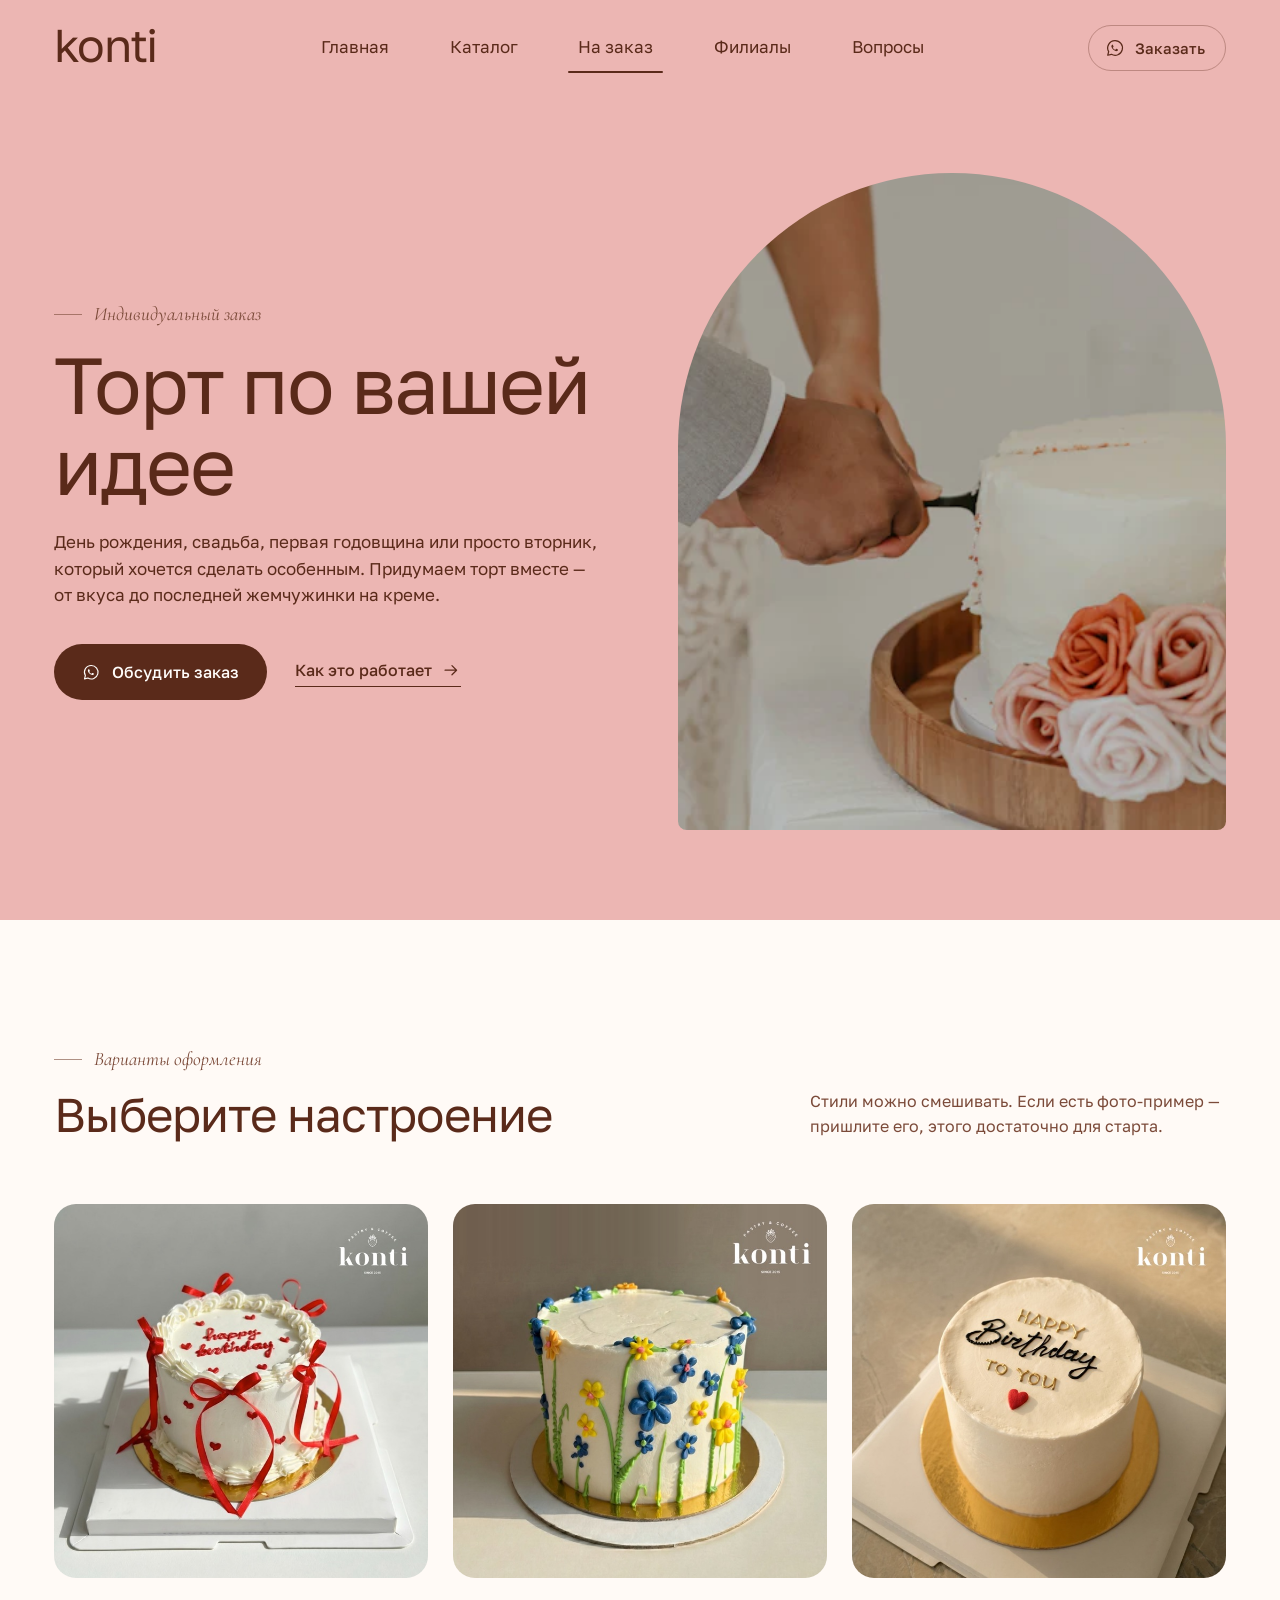
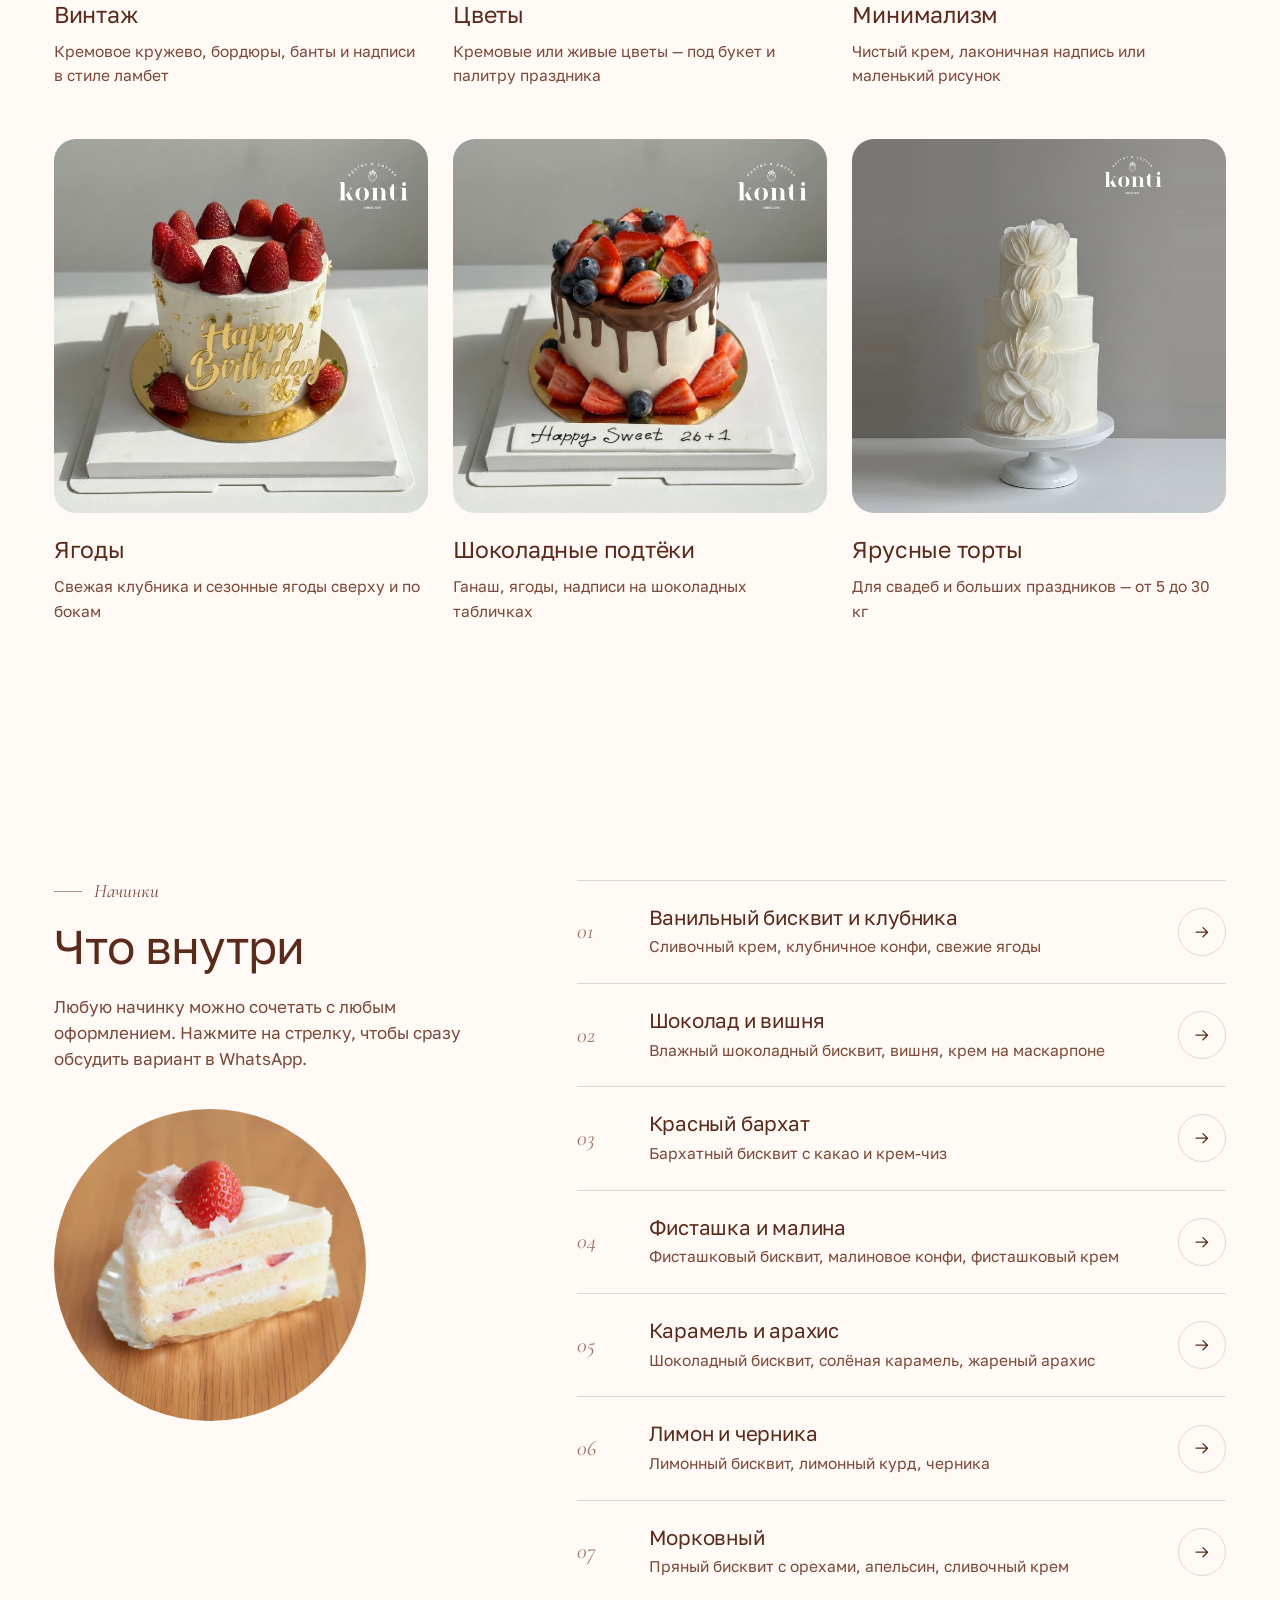
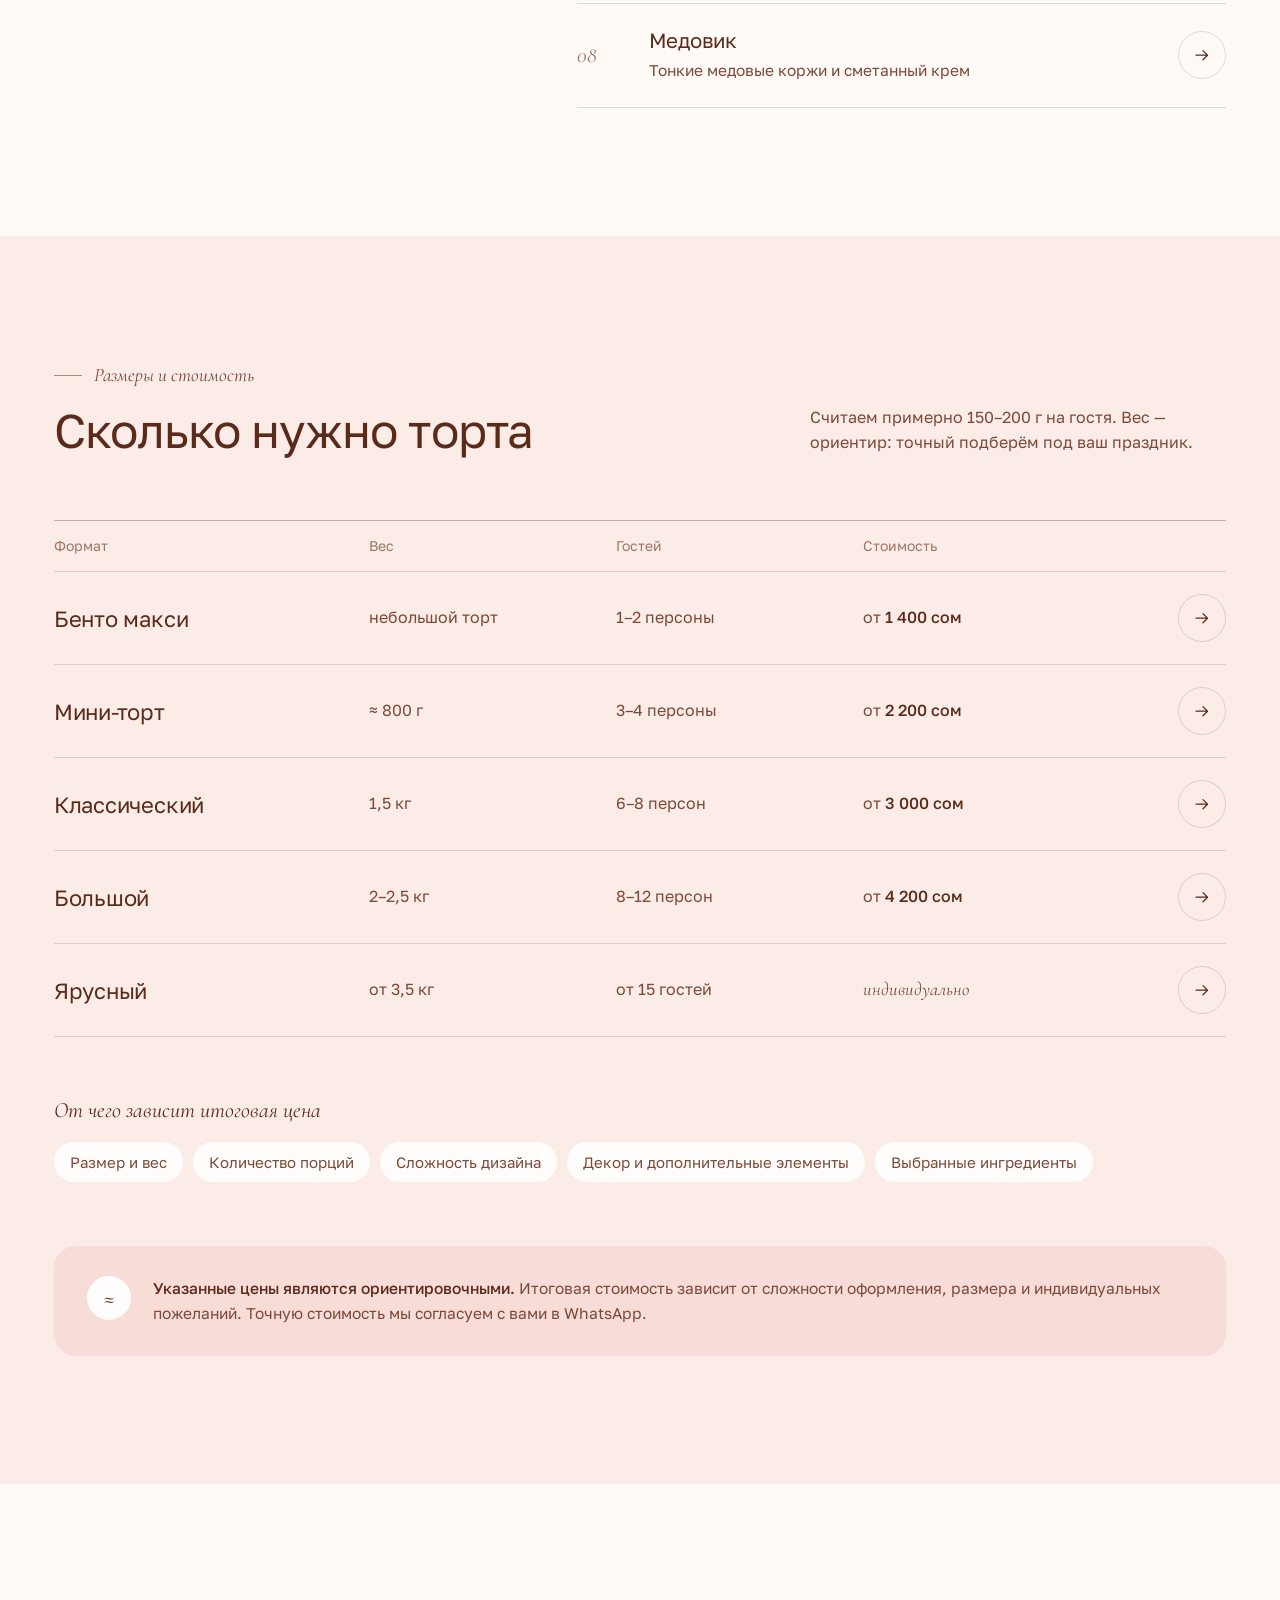
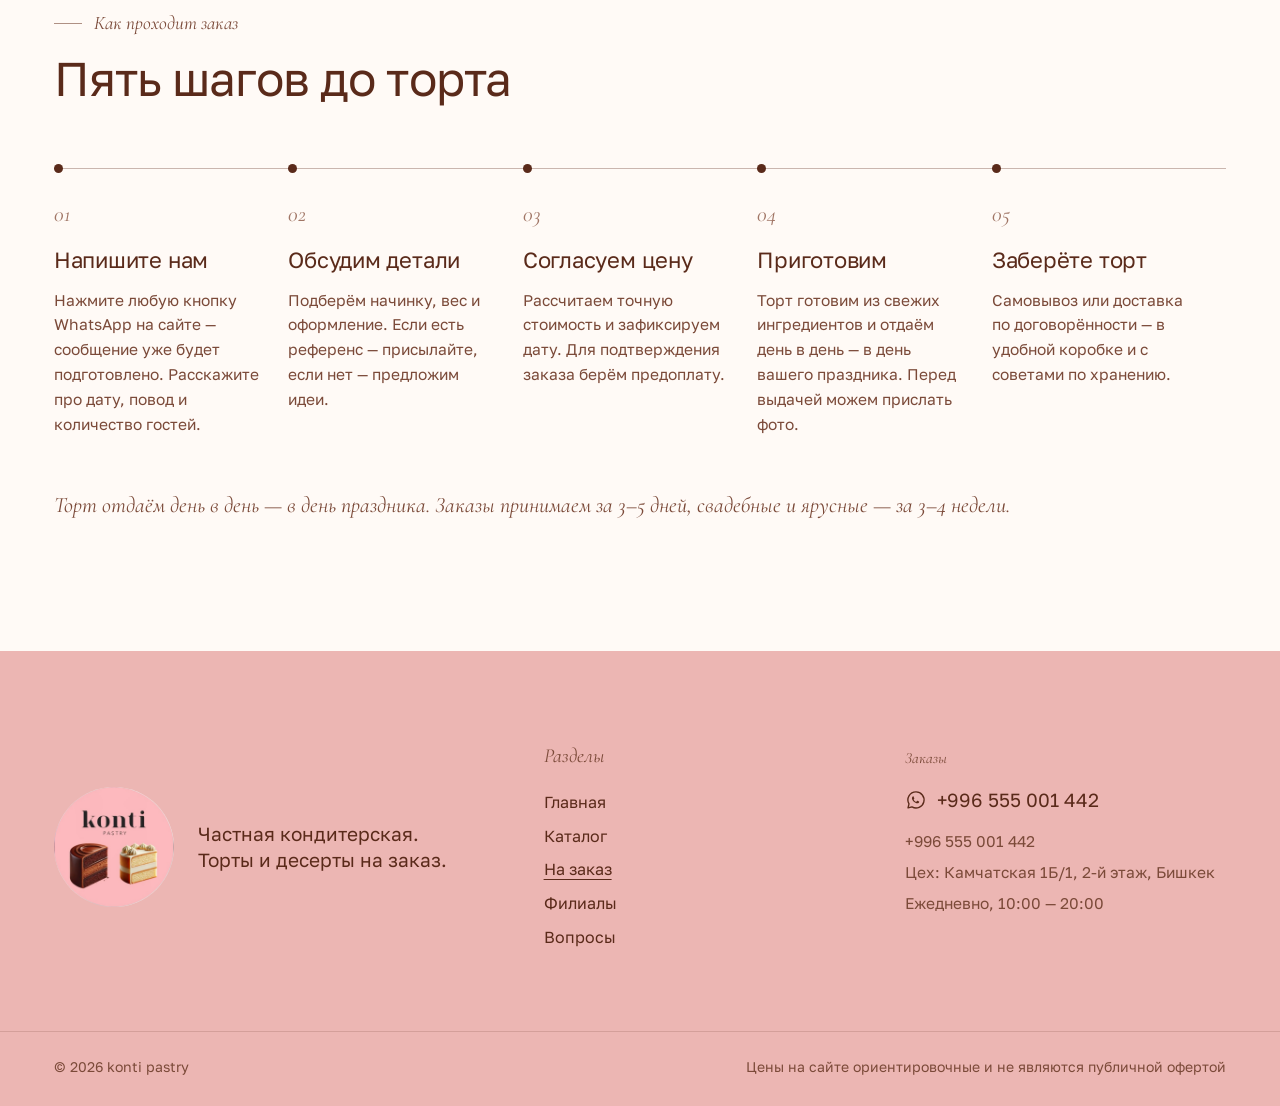
<file: custom.html>
<!doctype html>
<html lang="ru">
<head>
<meta charset="utf-8">
<meta name="viewport" content="width=device-width, initial-scale=1, viewport-fit=cover">
<title>Торт по индивидуальному дизайну — konti pastry</title>
<meta name="description" content="Торты на заказ по вашей идее: стили оформления, начинки, размеры и ориентировочная стоимость. Как проходит заказ через Telegram.">
<meta name="theme-color" content="#ECB6B3">

<meta property="og:type" content="website">
<meta property="og:locale" content="ru_RU">
<meta property="og:site_name" content="konti pastry">
<meta property="og:title" content="Торт по индивидуальному дизайну — konti pastry">
<meta property="og:description" content="Торты на заказ по вашей идее: стили оформления, начинки, размеры и ориентировочная стоимость. Как проходит заказ через Telegram.">
<meta property="og:image" content="assets/img/logo-512.png">
<meta name="twitter:card" content="summary">
<link rel="icon" type="image/png" href="assets/img/favicon.png">
<link rel="apple-touch-icon" href="assets/img/apple-touch-icon.png">
<link rel="preconnect" href="https://fonts.googleapis.com">
<link rel="preconnect" href="https://fonts.gstatic.com" crossorigin>
<link href="https://fonts.googleapis.com/css2?family=Cormorant+Garamond:ital,wght@0,400;0,500;1,400;1,500&family=Golos+Text:wght@400;500;600&display=swap" rel="stylesheet">
<link rel="stylesheet" href="assets/css/style.css">
<script src="assets/js/main.js" defer></script>

</head>

<body data-page="custom">
<a class="skip" href="#main">Перейти к содержанию</a>
<header class="header" data-header>
  <div class="header__inner">
    <a class="logo" href="index.html" aria-label="konti pastry — на главную">konti</a>
    <nav class="nav" aria-label="Основная навигация">
      <ul class="nav__list">
<li><a class="nav__link" href="index.html">Главная</a></li>
<li><a class="nav__link" href="catalog.html">Каталог</a></li>
<li><a class="nav__link" href="custom.html" aria-current="page">На заказ</a></li>
<li><a class="nav__link" href="branches.html">Филиалы</a></li>
<li><a class="nav__link" href="faq.html">Вопросы</a></li>
      </ul>
    </nav>
    <a class="header__wa" href="https://wa.me/996555001442?text=%D0%97%D0%B4%D1%80%D0%B0%D0%B2%D1%81%D1%82%D0%B2%D1%83%D0%B9%D1%82%D0%B5%21%20%D0%A5%D0%BE%D1%87%D1%83%20%D0%BE%D0%B1%D1%81%D1%83%D0%B4%D0%B8%D1%82%D1%8C%20%D0%B7%D0%B0%D0%BA%D0%B0%D0%B7%20%D1%82%D0%BE%D1%80%D1%82%D0%B0." target="_blank" rel="noopener" aria-label="Написать в WhatsApp">
      <svg class="icon" viewBox="0 0 24 24" aria-hidden="true"><path d="M12 3.2a8.8 8.8 0 0 0-7.6 13.2L3.3 20.7l4.4-1.1A8.8 8.8 0 1 0 12 3.2Z" fill="none" stroke="currentColor" stroke-width="1.5" stroke-linejoin="round"/><path d="M9.2 7.9c-.3 0-.7.1-.9.5-.3.4-.8 1.1-.6 2.2.3 1.3 1.4 3 3.3 4.2 1.6 1 2.7 1.1 3.4.9.6-.2 1.1-.8 1.2-1.3.1-.3 0-.5-.2-.6l-1.7-.8c-.2-.1-.5 0-.6.2l-.6.8c-.1.2-.4.2-.6.1-.9-.4-1.9-1.3-2.4-2.2-.1-.2 0-.4.1-.5l.5-.6c.2-.2.2-.4.1-.6l-.7-1.7c-.1-.3-.3-.4-.5-.4h-.4Z" fill="currentColor"/></svg><span>Заказать</span>
    </a>
    <button class="burger" type="button" aria-label="Открыть меню" aria-expanded="false" aria-controls="mobile-menu" data-burger>
      <span></span><span></span>
    </button>
  </div>
</header>
<div class="mmenu" id="mobile-menu" data-mmenu hidden>
  <nav aria-label="Мобильная навигация">
    <ul class="mmenu__list">
<li><a class="mmenu__link" href="index.html">Главная</a></li>
<li><a class="mmenu__link" href="catalog.html">Каталог</a></li>
<li><a class="mmenu__link" href="custom.html" aria-current="page">На заказ</a></li>
<li><a class="mmenu__link" href="branches.html">Филиалы</a></li>
<li><a class="mmenu__link" href="faq.html">Вопросы</a></li>
    </ul>
  </nav>
  <div class="mmenu__foot">
    <a class="btn btn--primary" href="https://wa.me/996555001442?text=%D0%97%D0%B4%D1%80%D0%B0%D0%B2%D1%81%D1%82%D0%B2%D1%83%D0%B9%D1%82%D0%B5%21%20%D0%A5%D0%BE%D1%87%D1%83%20%D0%BE%D0%B1%D1%81%D1%83%D0%B4%D0%B8%D1%82%D1%8C%20%D0%B7%D0%B0%D0%BA%D0%B0%D0%B7%20%D1%82%D0%BE%D1%80%D1%82%D0%B0." target="_blank" rel="noopener"><svg class="icon" viewBox="0 0 24 24" aria-hidden="true"><path d="M12 3.2a8.8 8.8 0 0 0-7.6 13.2L3.3 20.7l4.4-1.1A8.8 8.8 0 1 0 12 3.2Z" fill="none" stroke="currentColor" stroke-width="1.5" stroke-linejoin="round"/><path d="M9.2 7.9c-.3 0-.7.1-.9.5-.3.4-.8 1.1-.6 2.2.3 1.3 1.4 3 3.3 4.2 1.6 1 2.7 1.1 3.4.9.6-.2 1.1-.8 1.2-1.3.1-.3 0-.5-.2-.6l-1.7-.8c-.2-.1-.5 0-.6.2l-.6.8c-.1.2-.4.2-.6.1-.9-.4-1.9-1.3-2.4-2.2-.1-.2 0-.4.1-.5l.5-.6c.2-.2.2-.4.1-.6l-.7-1.7c-.1-.3-.3-.4-.5-.4h-.4Z" fill="currentColor"/></svg><span>Обсудить заказ в WhatsApp</span></a>
    <p class="mmenu__note">Ежедневно, 10:00 — 20:00</p>
  </div>
</div>

<main id="main">

  <section class="page-hero page-hero--split">
    <div class="container split">
      <div class="split__text">
        <p class="eyebrow reveal">Индивидуальный заказ</p>
        <h1 class="h1 reveal" style="--d:60ms">Торт по&nbsp;вашей идее</h1>
        <p class="lead reveal" style="--d:120ms">День рождения, свадьба, первая годовщина или просто вторник, который хочется сделать особенным. Придумаем торт вместе — от вкуса до последней жемчужинки на креме.</p>
        <div class="btn-row reveal" style="--d:180ms">
          <a class="btn btn--primary" href="https://wa.me/996555001442?text=%D0%97%D0%B4%D1%80%D0%B0%D0%B2%D1%81%D1%82%D0%B2%D1%83%D0%B9%D1%82%D0%B5%21%20%D0%A5%D0%BE%D1%87%D1%83%20%D0%B7%D0%B0%D0%BA%D0%B0%D0%B7%D0%B0%D1%82%D1%8C%20%D1%82%D0%BE%D1%80%D1%82%20%D0%BF%D0%BE%20%D0%B8%D0%BD%D0%B4%D0%B8%D0%B2%D0%B8%D0%B4%D1%83%D0%B0%D0%BB%D1%8C%D0%BD%D0%BE%D0%BC%D1%83%20%D0%B4%D0%B8%D0%B7%D0%B0%D0%B9%D0%BD%D1%83." target="_blank" rel="noopener"><svg class="icon" viewBox="0 0 24 24" aria-hidden="true"><path d="M12 3.2a8.8 8.8 0 0 0-7.6 13.2L3.3 20.7l4.4-1.1A8.8 8.8 0 1 0 12 3.2Z" fill="none" stroke="currentColor" stroke-width="1.5" stroke-linejoin="round"/><path d="M9.2 7.9c-.3 0-.7.1-.9.5-.3.4-.8 1.1-.6 2.2.3 1.3 1.4 3 3.3 4.2 1.6 1 2.7 1.1 3.4.9.6-.2 1.1-.8 1.2-1.3.1-.3 0-.5-.2-.6l-1.7-.8c-.2-.1-.5 0-.6.2l-.6.8c-.1.2-.4.2-.6.1-.9-.4-1.9-1.3-2.4-2.2-.1-.2 0-.4.1-.5l.5-.6c.2-.2.2-.4.1-.6l-.7-1.7c-.1-.3-.3-.4-.5-.4h-.4Z" fill="currentColor"/></svg><span>Обсудить заказ</span></a>
          <a class="link-arrow" href="#process">Как это работает <svg class="icon" viewBox="0 0 24 24" aria-hidden="true"><path d="M4 12h15m-6-6 6 6-6 6" fill="none" stroke="currentColor" stroke-width="1.6" stroke-linecap="round" stroke-linejoin="round"/></svg></a>
        </div>
      </div>
      <div class="split__media reveal" style="--d:120ms">
        <img src="assets/img/photos/decor-hands-sm.webp?v=1794495752" srcset="assets/img/photos/decor-hands-sm.webp?v=1794495752 700w, assets/img/photos/decor-hands.webp?v=1794495752 1400w" sizes="(max-width: 760px) 100vw, 45vw" alt="Белый торт с кремовыми розами" fetchpriority="high" decoding="async">
      </div>
    </div>
  </section>

  <section class="section section--milk">
    <div class="container">
      <div class="section-head reveal">
        <div>
          <p class="eyebrow">Варианты оформления</p>
          <h2 class="h2">Выберите настроение</h2>
        </div>
        <p class="section-head__note">Стили можно смешивать. Если есть фото-пример — пришлите его, этого достаточно для старта.</p>
      </div>
      <div class="styles">
        <figure class="style reveal">
          <img src="assets/img/photos/bento-07-sm.jpg?v=1794497967" srcset="assets/img/photos/bento-07-sm.jpg?v=1794497967 700w, assets/img/photos/bento-07.jpg?v=1794497967 1400w" sizes="(max-width: 760px) 100vw, 33vw" alt="Винтажный бенто-торт с красными бантами" loading="lazy" decoding="async">
          <figcaption><span class="style__name">Винтаж</span><span class="style__desc">Кремовое кружево, бордюры, банты и надписи в стиле ламбет</span></figcaption>
        </figure>
        <figure class="style reveal" style="--d:80ms">
          <img src="assets/img/photos/bento-16-sm.jpg?v=1794500886" srcset="assets/img/photos/bento-16-sm.jpg?v=1794500886 700w, assets/img/photos/bento-16.jpg?v=1794500886 1400w" sizes="(max-width: 760px) 100vw, 33vw" alt="Торт с кремовыми полевыми цветами" loading="lazy" decoding="async">
          <figcaption><span class="style__name">Цветы</span><span class="style__desc">Кремовые или живые цветы — под букет и палитру праздника</span></figcaption>
        </figure>
        <figure class="style reveal" style="--d:160ms">
          <img src="assets/img/photos/bento-10-sm.jpg?v=1794497967" srcset="assets/img/photos/bento-10-sm.jpg?v=1794497967 700w, assets/img/photos/bento-10.jpg?v=1794497967 1400w" sizes="(max-width: 760px) 100vw, 33vw" alt="Минималистичный белый торт с надписью" loading="lazy" decoding="async">
          <figcaption><span class="style__name">Минимализм</span><span class="style__desc">Чистый крем, лаконичная надпись или маленький рисунок</span></figcaption>
        </figure>
        <figure class="style reveal">
          <img src="assets/img/photos/bento-11-sm.jpg?v=1794497967" srcset="assets/img/photos/bento-11-sm.jpg?v=1794497967 700w, assets/img/photos/bento-11.jpg?v=1794497967 1400w" sizes="(max-width: 760px) 100vw, 33vw" alt="Торт с короной из свежей клубники" loading="lazy" decoding="async">
          <figcaption><span class="style__name">Ягоды</span><span class="style__desc">Свежая клубника и сезонные ягоды сверху и по бокам</span></figcaption>
        </figure>
        <figure class="style reveal" style="--d:80ms">
          <img src="assets/img/photos/bento-06-sm.jpg?v=1794497967" srcset="assets/img/photos/bento-06-sm.jpg?v=1794497967 700w, assets/img/photos/bento-06.jpg?v=1794497967 1400w" sizes="(max-width: 760px) 100vw, 33vw" alt="Торт с шоколадными подтёками и ягодами" loading="lazy" decoding="async">
          <figcaption><span class="style__name">Шоколадные подтёки</span><span class="style__desc">Ганаш, ягоды, надписи на шоколадных табличках</span></figcaption>
        </figure>
        <figure class="style reveal" style="--d:160ms">
          <img src="assets/img/photos/wedding-03-sq-sm.jpg?v=1794500727" srcset="assets/img/photos/wedding-03-sq-sm.jpg?v=1794500727 700w, assets/img/photos/wedding-03-sq.jpg?v=1794500727 1400w" sizes="(max-width: 760px) 100vw, 33vw" alt="Трёхъярусный свадебный торт с лепестками" loading="lazy" decoding="async">
          <figcaption><span class="style__name">Ярусные торты</span><span class="style__desc">Для свадеб и больших праздников — от 5 до 30 кг</span></figcaption>
        </figure>
      </div>
    </div>
  </section>

  <section class="section" id="fillings">
    <div class="container fillings-wrap">
      <div class="fillings-wrap__head reveal">
        <p class="eyebrow">Начинки</p>
        <h2 class="h2">Что внутри</h2>
        <p class="lead">Любую начинку можно сочетать с любым оформлением. Нажмите на стрелку, чтобы сразу обсудить вариант в WhatsApp.</p>
        <div class="fillings-wrap__img"><img src="assets/img/photos/cake-slice-sm.webp?v=1794495748" srcset="assets/img/photos/cake-slice-sm.webp?v=1794495748 700w, assets/img/photos/cake-slice.webp?v=1794495748 1400w" sizes="(max-width: 760px) 100vw, 30vw" alt="Кусочек бисквитного торта с клубникой" loading="lazy" decoding="async"></div>
      </div>
      <ol class="fillings">

<li class="filling reveal" style="--d:0ms">
  <span class="filling__num">01</span>
  <div class="filling__text">
    <h3 class="filling__name">Ванильный бисквит и клубника</h3>
    <p class="filling__desc">Сливочный крем, клубничное конфи, свежие ягоды</p>
  </div>
  <a class="filling__link" href="https://wa.me/996555001442?text=%D0%97%D0%B4%D1%80%D0%B0%D0%B2%D1%81%D1%82%D0%B2%D1%83%D0%B9%D1%82%D0%B5%21%20%D0%A5%D0%BE%D1%87%D1%83%20%D1%82%D0%BE%D1%80%D1%82%20%D1%81%20%D0%BD%D0%B0%D1%87%D0%B8%D0%BD%D0%BA%D0%BE%D0%B9%20%C2%AB%D0%92%D0%B0%D0%BD%D0%B8%D0%BB%D1%8C%D0%BD%D1%8B%D0%B9%20%D0%B1%D0%B8%D1%81%D0%BA%D0%B2%D0%B8%D1%82%20%D0%B8%20%D0%BA%D0%BB%D1%83%D0%B1%D0%BD%D0%B8%D0%BA%D0%B0%C2%BB.%20%D0%9C%D0%BE%D0%B6%D0%BD%D0%BE%20%D0%BE%D0%B1%D1%81%D1%83%D0%B4%D0%B8%D1%82%D1%8C%20%D0%B4%D0%B5%D1%82%D0%B0%D0%BB%D0%B8%3F" target="_blank" rel="noopener" aria-label="Обсудить начинку «Ванильный бисквит и клубника» в Telegram"><svg class="icon" viewBox="0 0 24 24" aria-hidden="true"><path d="M4 12h15m-6-6 6 6-6 6" fill="none" stroke="currentColor" stroke-width="1.6" stroke-linecap="round" stroke-linejoin="round"/></svg></a>
</li>

<li class="filling reveal" style="--d:60ms">
  <span class="filling__num">02</span>
  <div class="filling__text">
    <h3 class="filling__name">Шоколад и вишня</h3>
    <p class="filling__desc">Влажный шоколадный бисквит, вишня, крем на маскарпоне</p>
  </div>
  <a class="filling__link" href="https://wa.me/996555001442?text=%D0%97%D0%B4%D1%80%D0%B0%D0%B2%D1%81%D1%82%D0%B2%D1%83%D0%B9%D1%82%D0%B5%21%20%D0%A5%D0%BE%D1%87%D1%83%20%D1%82%D0%BE%D1%80%D1%82%20%D1%81%20%D0%BD%D0%B0%D1%87%D0%B8%D0%BD%D0%BA%D0%BE%D0%B9%20%C2%AB%D0%A8%D0%BE%D0%BA%D0%BE%D0%BB%D0%B0%D0%B4%20%D0%B8%20%D0%B2%D0%B8%D1%88%D0%BD%D1%8F%C2%BB.%20%D0%9C%D0%BE%D0%B6%D0%BD%D0%BE%20%D0%BE%D0%B1%D1%81%D1%83%D0%B4%D0%B8%D1%82%D1%8C%20%D0%B4%D0%B5%D1%82%D0%B0%D0%BB%D0%B8%3F" target="_blank" rel="noopener" aria-label="Обсудить начинку «Шоколад и вишня» в Telegram"><svg class="icon" viewBox="0 0 24 24" aria-hidden="true"><path d="M4 12h15m-6-6 6 6-6 6" fill="none" stroke="currentColor" stroke-width="1.6" stroke-linecap="round" stroke-linejoin="round"/></svg></a>
</li>

<li class="filling reveal" style="--d:120ms">
  <span class="filling__num">03</span>
  <div class="filling__text">
    <h3 class="filling__name">Красный бархат</h3>
    <p class="filling__desc">Бархатный бисквит с какао и крем-чиз</p>
  </div>
  <a class="filling__link" href="https://wa.me/996555001442?text=%D0%97%D0%B4%D1%80%D0%B0%D0%B2%D1%81%D1%82%D0%B2%D1%83%D0%B9%D1%82%D0%B5%21%20%D0%A5%D0%BE%D1%87%D1%83%20%D1%82%D0%BE%D1%80%D1%82%20%D1%81%20%D0%BD%D0%B0%D1%87%D0%B8%D0%BD%D0%BA%D0%BE%D0%B9%20%C2%AB%D0%9A%D1%80%D0%B0%D1%81%D0%BD%D1%8B%D0%B9%20%D0%B1%D0%B0%D1%80%D1%85%D0%B0%D1%82%C2%BB.%20%D0%9C%D0%BE%D0%B6%D0%BD%D0%BE%20%D0%BE%D0%B1%D1%81%D1%83%D0%B4%D0%B8%D1%82%D1%8C%20%D0%B4%D0%B5%D1%82%D0%B0%D0%BB%D0%B8%3F" target="_blank" rel="noopener" aria-label="Обсудить начинку «Красный бархат» в Telegram"><svg class="icon" viewBox="0 0 24 24" aria-hidden="true"><path d="M4 12h15m-6-6 6 6-6 6" fill="none" stroke="currentColor" stroke-width="1.6" stroke-linecap="round" stroke-linejoin="round"/></svg></a>
</li>

<li class="filling reveal" style="--d:180ms">
  <span class="filling__num">04</span>
  <div class="filling__text">
    <h3 class="filling__name">Фисташка и малина</h3>
    <p class="filling__desc">Фисташковый бисквит, малиновое конфи, фисташковый крем</p>
  </div>
  <a class="filling__link" href="https://wa.me/996555001442?text=%D0%97%D0%B4%D1%80%D0%B0%D0%B2%D1%81%D1%82%D0%B2%D1%83%D0%B9%D1%82%D0%B5%21%20%D0%A5%D0%BE%D1%87%D1%83%20%D1%82%D0%BE%D1%80%D1%82%20%D1%81%20%D0%BD%D0%B0%D1%87%D0%B8%D0%BD%D0%BA%D0%BE%D0%B9%20%C2%AB%D0%A4%D0%B8%D1%81%D1%82%D0%B0%D1%88%D0%BA%D0%B0%20%D0%B8%20%D0%BC%D0%B0%D0%BB%D0%B8%D0%BD%D0%B0%C2%BB.%20%D0%9C%D0%BE%D0%B6%D0%BD%D0%BE%20%D0%BE%D0%B1%D1%81%D1%83%D0%B4%D0%B8%D1%82%D1%8C%20%D0%B4%D0%B5%D1%82%D0%B0%D0%BB%D0%B8%3F" target="_blank" rel="noopener" aria-label="Обсудить начинку «Фисташка и малина» в Telegram"><svg class="icon" viewBox="0 0 24 24" aria-hidden="true"><path d="M4 12h15m-6-6 6 6-6 6" fill="none" stroke="currentColor" stroke-width="1.6" stroke-linecap="round" stroke-linejoin="round"/></svg></a>
</li>

<li class="filling reveal" style="--d:0ms">
  <span class="filling__num">05</span>
  <div class="filling__text">
    <h3 class="filling__name">Карамель и арахис</h3>
    <p class="filling__desc">Шоколадный бисквит, солёная карамель, жареный арахис</p>
  </div>
  <a class="filling__link" href="https://wa.me/996555001442?text=%D0%97%D0%B4%D1%80%D0%B0%D0%B2%D1%81%D1%82%D0%B2%D1%83%D0%B9%D1%82%D0%B5%21%20%D0%A5%D0%BE%D1%87%D1%83%20%D1%82%D0%BE%D1%80%D1%82%20%D1%81%20%D0%BD%D0%B0%D1%87%D0%B8%D0%BD%D0%BA%D0%BE%D0%B9%20%C2%AB%D0%9A%D0%B0%D1%80%D0%B0%D0%BC%D0%B5%D0%BB%D1%8C%20%D0%B8%20%D0%B0%D1%80%D0%B0%D1%85%D0%B8%D1%81%C2%BB.%20%D0%9C%D0%BE%D0%B6%D0%BD%D0%BE%20%D0%BE%D0%B1%D1%81%D1%83%D0%B4%D0%B8%D1%82%D1%8C%20%D0%B4%D0%B5%D1%82%D0%B0%D0%BB%D0%B8%3F" target="_blank" rel="noopener" aria-label="Обсудить начинку «Карамель и арахис» в Telegram"><svg class="icon" viewBox="0 0 24 24" aria-hidden="true"><path d="M4 12h15m-6-6 6 6-6 6" fill="none" stroke="currentColor" stroke-width="1.6" stroke-linecap="round" stroke-linejoin="round"/></svg></a>
</li>

<li class="filling reveal" style="--d:60ms">
  <span class="filling__num">06</span>
  <div class="filling__text">
    <h3 class="filling__name">Лимон и черника</h3>
    <p class="filling__desc">Лимонный бисквит, лимонный курд, черника</p>
  </div>
  <a class="filling__link" href="https://wa.me/996555001442?text=%D0%97%D0%B4%D1%80%D0%B0%D0%B2%D1%81%D1%82%D0%B2%D1%83%D0%B9%D1%82%D0%B5%21%20%D0%A5%D0%BE%D1%87%D1%83%20%D1%82%D0%BE%D1%80%D1%82%20%D1%81%20%D0%BD%D0%B0%D1%87%D0%B8%D0%BD%D0%BA%D0%BE%D0%B9%20%C2%AB%D0%9B%D0%B8%D0%BC%D0%BE%D0%BD%20%D0%B8%20%D1%87%D0%B5%D1%80%D0%BD%D0%B8%D0%BA%D0%B0%C2%BB.%20%D0%9C%D0%BE%D0%B6%D0%BD%D0%BE%20%D0%BE%D0%B1%D1%81%D1%83%D0%B4%D0%B8%D1%82%D1%8C%20%D0%B4%D0%B5%D1%82%D0%B0%D0%BB%D0%B8%3F" target="_blank" rel="noopener" aria-label="Обсудить начинку «Лимон и черника» в Telegram"><svg class="icon" viewBox="0 0 24 24" aria-hidden="true"><path d="M4 12h15m-6-6 6 6-6 6" fill="none" stroke="currentColor" stroke-width="1.6" stroke-linecap="round" stroke-linejoin="round"/></svg></a>
</li>

<li class="filling reveal" style="--d:120ms">
  <span class="filling__num">07</span>
  <div class="filling__text">
    <h3 class="filling__name">Морковный</h3>
    <p class="filling__desc">Пряный бисквит с орехами, апельсин, сливочный крем</p>
  </div>
  <a class="filling__link" href="https://wa.me/996555001442?text=%D0%97%D0%B4%D1%80%D0%B0%D0%B2%D1%81%D1%82%D0%B2%D1%83%D0%B9%D1%82%D0%B5%21%20%D0%A5%D0%BE%D1%87%D1%83%20%D1%82%D0%BE%D1%80%D1%82%20%D1%81%20%D0%BD%D0%B0%D1%87%D0%B8%D0%BD%D0%BA%D0%BE%D0%B9%20%C2%AB%D0%9C%D0%BE%D1%80%D0%BA%D0%BE%D0%B2%D0%BD%D1%8B%D0%B9%C2%BB.%20%D0%9C%D0%BE%D0%B6%D0%BD%D0%BE%20%D0%BE%D0%B1%D1%81%D1%83%D0%B4%D0%B8%D1%82%D1%8C%20%D0%B4%D0%B5%D1%82%D0%B0%D0%BB%D0%B8%3F" target="_blank" rel="noopener" aria-label="Обсудить начинку «Морковный» в Telegram"><svg class="icon" viewBox="0 0 24 24" aria-hidden="true"><path d="M4 12h15m-6-6 6 6-6 6" fill="none" stroke="currentColor" stroke-width="1.6" stroke-linecap="round" stroke-linejoin="round"/></svg></a>
</li>

<li class="filling reveal" style="--d:180ms">
  <span class="filling__num">08</span>
  <div class="filling__text">
    <h3 class="filling__name">Медовик</h3>
    <p class="filling__desc">Тонкие медовые коржи и сметанный крем</p>
  </div>
  <a class="filling__link" href="https://wa.me/996555001442?text=%D0%97%D0%B4%D1%80%D0%B0%D0%B2%D1%81%D1%82%D0%B2%D1%83%D0%B9%D1%82%D0%B5%21%20%D0%A5%D0%BE%D1%87%D1%83%20%D1%82%D0%BE%D1%80%D1%82%20%D1%81%20%D0%BD%D0%B0%D1%87%D0%B8%D0%BD%D0%BA%D0%BE%D0%B9%20%C2%AB%D0%9C%D0%B5%D0%B4%D0%BE%D0%B2%D0%B8%D0%BA%C2%BB.%20%D0%9C%D0%BE%D0%B6%D0%BD%D0%BE%20%D0%BE%D0%B1%D1%81%D1%83%D0%B4%D0%B8%D1%82%D1%8C%20%D0%B4%D0%B5%D1%82%D0%B0%D0%BB%D0%B8%3F" target="_blank" rel="noopener" aria-label="Обсудить начинку «Медовик» в Telegram"><svg class="icon" viewBox="0 0 24 24" aria-hidden="true"><path d="M4 12h15m-6-6 6 6-6 6" fill="none" stroke="currentColor" stroke-width="1.6" stroke-linecap="round" stroke-linejoin="round"/></svg></a>
</li>
      </ol>
    </div>
  </section>

  <section class="section section--pink" id="sizes">
    <div class="container">
      <div class="section-head reveal">
        <div>
          <p class="eyebrow">Размеры и стоимость</p>
          <h2 class="h2">Сколько нужно торта</h2>
        </div>
        <p class="section-head__note">Считаем примерно 150–200 г на гостя. Вес — ориентир: точный подберём под ваш праздник.</p>
      </div>
      <ul class="sizes" aria-label="Размеры тортов">
        <li class="size size--head" aria-hidden="true"><span>Формат</span><span>Вес</span><span>Гостей</span><span>Стоимость</span><span></span></li>

<li class="size reveal">
  <span class="size__name">Бенто макси</span>
  <span class="size__weight">небольшой торт</span>
  <span class="size__people">1–2 персоны</span>
  <span class="size__price"><span class="price"><span class="price__label">от</span> 1 400&nbsp;сом</span></span>
  <a class="size__link" href="https://wa.me/996555001442?text=%D0%97%D0%B4%D1%80%D0%B0%D0%B2%D1%81%D1%82%D0%B2%D1%83%D0%B9%D1%82%D0%B5%21%20%D0%98%D0%BD%D1%82%D0%B5%D1%80%D0%B5%D1%81%D1%83%D0%B5%D1%82%20%D1%82%D0%BE%D1%80%D1%82%3A%20%D0%91%D0%B5%D0%BD%D1%82%D0%BE%20%D0%BC%D0%B0%D0%BA%D1%81%D0%B8%2C%20%D0%BD%D0%B5%D0%B1%D0%BE%D0%BB%D1%8C%D1%88%D0%BE%D0%B9%20%D1%82%D0%BE%D1%80%D1%82.%20%D0%A5%D0%BE%D1%87%D1%83%20%D0%BE%D0%B1%D1%81%D1%83%D0%B4%D0%B8%D1%82%D1%8C%20%D0%B4%D0%B5%D1%82%D0%B0%D0%BB%D0%B8." target="_blank" rel="noopener" aria-label="Обсудить: Бенто макси, небольшой торт"><svg class="icon" viewBox="0 0 24 24" aria-hidden="true"><path d="M4 12h15m-6-6 6 6-6 6" fill="none" stroke="currentColor" stroke-width="1.6" stroke-linecap="round" stroke-linejoin="round"/></svg></a>
</li>

<li class="size reveal">
  <span class="size__name">Мини-торт</span>
  <span class="size__weight">≈ 800 г</span>
  <span class="size__people">3–4 персоны</span>
  <span class="size__price"><span class="price"><span class="price__label">от</span> 2 200&nbsp;сом</span></span>
  <a class="size__link" href="https://wa.me/996555001442?text=%D0%97%D0%B4%D1%80%D0%B0%D0%B2%D1%81%D1%82%D0%B2%D1%83%D0%B9%D1%82%D0%B5%21%20%D0%98%D0%BD%D1%82%D0%B5%D1%80%D0%B5%D1%81%D1%83%D0%B5%D1%82%20%D1%82%D0%BE%D1%80%D1%82%3A%20%D0%9C%D0%B8%D0%BD%D0%B8-%D1%82%D0%BE%D1%80%D1%82%2C%20%E2%89%88%20800%20%D0%B3.%20%D0%A5%D0%BE%D1%87%D1%83%20%D0%BE%D0%B1%D1%81%D1%83%D0%B4%D0%B8%D1%82%D1%8C%20%D0%B4%D0%B5%D1%82%D0%B0%D0%BB%D0%B8." target="_blank" rel="noopener" aria-label="Обсудить: Мини-торт, ≈ 800 г"><svg class="icon" viewBox="0 0 24 24" aria-hidden="true"><path d="M4 12h15m-6-6 6 6-6 6" fill="none" stroke="currentColor" stroke-width="1.6" stroke-linecap="round" stroke-linejoin="round"/></svg></a>
</li>

<li class="size reveal">
  <span class="size__name">Классический</span>
  <span class="size__weight">1,5 кг</span>
  <span class="size__people">6–8 персон</span>
  <span class="size__price"><span class="price"><span class="price__label">от</span> 3 000&nbsp;сом</span></span>
  <a class="size__link" href="https://wa.me/996555001442?text=%D0%97%D0%B4%D1%80%D0%B0%D0%B2%D1%81%D1%82%D0%B2%D1%83%D0%B9%D1%82%D0%B5%21%20%D0%98%D0%BD%D1%82%D0%B5%D1%80%D0%B5%D1%81%D1%83%D0%B5%D1%82%20%D1%82%D0%BE%D1%80%D1%82%3A%20%D0%9A%D0%BB%D0%B0%D1%81%D1%81%D0%B8%D1%87%D0%B5%D1%81%D0%BA%D0%B8%D0%B9%2C%201%2C5%20%D0%BA%D0%B3.%20%D0%A5%D0%BE%D1%87%D1%83%20%D0%BE%D0%B1%D1%81%D1%83%D0%B4%D0%B8%D1%82%D1%8C%20%D0%B4%D0%B5%D1%82%D0%B0%D0%BB%D0%B8." target="_blank" rel="noopener" aria-label="Обсудить: Классический, 1,5 кг"><svg class="icon" viewBox="0 0 24 24" aria-hidden="true"><path d="M4 12h15m-6-6 6 6-6 6" fill="none" stroke="currentColor" stroke-width="1.6" stroke-linecap="round" stroke-linejoin="round"/></svg></a>
</li>

<li class="size reveal">
  <span class="size__name">Большой</span>
  <span class="size__weight">2–2,5 кг</span>
  <span class="size__people">8–12 персон</span>
  <span class="size__price"><span class="price"><span class="price__label">от</span> 4 200&nbsp;сом</span></span>
  <a class="size__link" href="https://wa.me/996555001442?text=%D0%97%D0%B4%D1%80%D0%B0%D0%B2%D1%81%D1%82%D0%B2%D1%83%D0%B9%D1%82%D0%B5%21%20%D0%98%D0%BD%D1%82%D0%B5%D1%80%D0%B5%D1%81%D1%83%D0%B5%D1%82%20%D1%82%D0%BE%D1%80%D1%82%3A%20%D0%91%D0%BE%D0%BB%D1%8C%D1%88%D0%BE%D0%B9%2C%202%E2%80%932%2C5%20%D0%BA%D0%B3.%20%D0%A5%D0%BE%D1%87%D1%83%20%D0%BE%D0%B1%D1%81%D1%83%D0%B4%D0%B8%D1%82%D1%8C%20%D0%B4%D0%B5%D1%82%D0%B0%D0%BB%D0%B8." target="_blank" rel="noopener" aria-label="Обсудить: Большой, 2–2,5 кг"><svg class="icon" viewBox="0 0 24 24" aria-hidden="true"><path d="M4 12h15m-6-6 6 6-6 6" fill="none" stroke="currentColor" stroke-width="1.6" stroke-linecap="round" stroke-linejoin="round"/></svg></a>
</li>

<li class="size reveal">
  <span class="size__name">Ярусный</span>
  <span class="size__weight">от 3,5 кг</span>
  <span class="size__people">от 15 гостей</span>
  <span class="size__price"><span class="price price--custom">индивидуально</span></span>
  <a class="size__link" href="https://wa.me/996555001442?text=%D0%97%D0%B4%D1%80%D0%B0%D0%B2%D1%81%D1%82%D0%B2%D1%83%D0%B9%D1%82%D0%B5%21%20%D0%98%D0%BD%D1%82%D0%B5%D1%80%D0%B5%D1%81%D1%83%D0%B5%D1%82%20%D1%82%D0%BE%D1%80%D1%82%3A%20%D0%AF%D1%80%D1%83%D1%81%D0%BD%D1%8B%D0%B9%2C%20%D0%BE%D1%82%203%2C5%20%D0%BA%D0%B3.%20%D0%A5%D0%BE%D1%87%D1%83%20%D0%BE%D0%B1%D1%81%D1%83%D0%B4%D0%B8%D1%82%D1%8C%20%D0%B4%D0%B5%D1%82%D0%B0%D0%BB%D0%B8." target="_blank" rel="noopener" aria-label="Обсудить: Ярусный, от 3,5 кг"><svg class="icon" viewBox="0 0 24 24" aria-hidden="true"><path d="M4 12h15m-6-6 6 6-6 6" fill="none" stroke="currentColor" stroke-width="1.6" stroke-linecap="round" stroke-linejoin="round"/></svg></a>
</li>
      </ul>
      <div class="factors reveal">
        <p class="factors__title">От чего зависит итоговая цена</p>
        <ul class="factors__list">
          <li>Размер и вес</li><li>Количество порций</li><li>Сложность дизайна</li><li>Декор и дополнительные элементы</li><li>Выбранные ингредиенты</li>
        </ul>
      </div>
      <aside class="price-note reveal" aria-label="О ценах">
  <span class="price-note__mark" aria-hidden="true">≈</span>
  <p><strong>Указанные цены являются ориентировочными.</strong> Итоговая стоимость зависит от сложности оформления, размера и индивидуальных пожеланий. Точную стоимость мы согласуем с вами в&nbsp;WhatsApp.</p>
</aside>

    </div>
  </section>

  <section class="section" id="process">
    <div class="container">
      <div class="section-head reveal">
        <div>
          <p class="eyebrow">Как проходит заказ</p>
          <h2 class="h2">Пять шагов до торта</h2>
        </div>
      </div>
      <ol class="process">
        <li class="step reveal"><span class="step__num">01</span><h3 class="step__title">Напишите нам</h3><p>Нажмите любую кнопку WhatsApp на сайте — сообщение уже будет подготовлено. Расскажите про дату, повод и количество гостей.</p></li>
        <li class="step reveal" style="--d:70ms"><span class="step__num">02</span><h3 class="step__title">Обсудим детали</h3><p>Подберём начинку, вес и оформление. Если есть референс — присылайте, если нет — предложим идеи.</p></li>
        <li class="step reveal" style="--d:140ms"><span class="step__num">03</span><h3 class="step__title">Согласуем цену</h3><p>Рассчитаем точную стоимость и зафиксируем дату. Для подтверждения заказа берём предоплату.</p></li>
        <li class="step reveal" style="--d:210ms"><span class="step__num">04</span><h3 class="step__title">Приготовим</h3><p>Торт готовим из свежих ингредиентов и отдаём день в день — в день вашего праздника. Перед выдачей можем прислать фото.</p></li>
        <li class="step reveal" style="--d:280ms"><span class="step__num">05</span><h3 class="step__title">Заберёте торт</h3><p>Самовывоз или доставка по договорённости — в удобной коробке и с советами по хранению.</p></li>
      </ol>
      <p class="process__note reveal">Торт отдаём день в день — в день праздника. Заказы принимаем за 3–5 дней, свадебные и ярусные — за 3–4 недели.</p>
    </div>
  </section>


</main>
<footer class="footer">
  <div class="container footer__inner">
    <div class="footer__brand">
      <img class="footer__logo" src="assets/img/logo-512.png" alt="Логотип konti pastry" width="120" height="120" loading="lazy">
      <p class="footer__claim">Частная кондитерская.<br>Торты и десерты на&nbsp;заказ.</p>
    </div>
    <nav class="footer__nav" aria-label="Навигация в подвале">
      <p class="footer__label">Разделы</p>
      <ul>
<li><a class="footer__link" href="index.html">Главная</a></li>
<li><a class="footer__link" href="catalog.html">Каталог</a></li>
<li><a class="footer__link" href="custom.html" aria-current="page">На заказ</a></li>
<li><a class="footer__link" href="branches.html">Филиалы</a></li>
<li><a class="footer__link" href="faq.html">Вопросы</a></li>
      </ul>
    </nav>
    <div class="footer__contact">
      <p class="footer__label">Заказы</p>
      <a class="footer__wa" href="https://wa.me/996555001442?text=%D0%97%D0%B4%D1%80%D0%B0%D0%B2%D1%81%D1%82%D0%B2%D1%83%D0%B9%D1%82%D0%B5%21%20%D0%A5%D0%BE%D1%87%D1%83%20%D0%BE%D0%B1%D1%81%D1%83%D0%B4%D0%B8%D1%82%D1%8C%20%D0%B7%D0%B0%D0%BA%D0%B0%D0%B7%20%D1%82%D0%BE%D1%80%D1%82%D0%B0." target="_blank" rel="noopener"><svg class="icon" viewBox="0 0 24 24" aria-hidden="true"><path d="M12 3.2a8.8 8.8 0 0 0-7.6 13.2L3.3 20.7l4.4-1.1A8.8 8.8 0 1 0 12 3.2Z" fill="none" stroke="currentColor" stroke-width="1.5" stroke-linejoin="round"/><path d="M9.2 7.9c-.3 0-.7.1-.9.5-.3.4-.8 1.1-.6 2.2.3 1.3 1.4 3 3.3 4.2 1.6 1 2.7 1.1 3.4.9.6-.2 1.1-.8 1.2-1.3.1-.3 0-.5-.2-.6l-1.7-.8c-.2-.1-.5 0-.6.2l-.6.8c-.1.2-.4.2-.6.1-.9-.4-1.9-1.3-2.4-2.2-.1-.2 0-.4.1-.5l.5-.6c.2-.2.2-.4.1-.6l-.7-1.7c-.1-.3-.3-.4-.5-.4h-.4Z" fill="currentColor"/></svg> +996 555 001 442</a>
      <p><a href="tel:+996555001442">+996 555 001 442</a></p>
      <p>Цех: Камчатская 1Б/1, 2-й этаж, Бишкек</p>
      <p>Ежедневно, 10:00 — 20:00</p>
    </div>
  </div>
  <div class="container footer__bottom">
    <p>© 2026 konti pastry</p>
    <p>Цены на сайте ориентировочные и не являются публичной офертой</p>
  </div>
</footer>

</body>
</html>
</file>
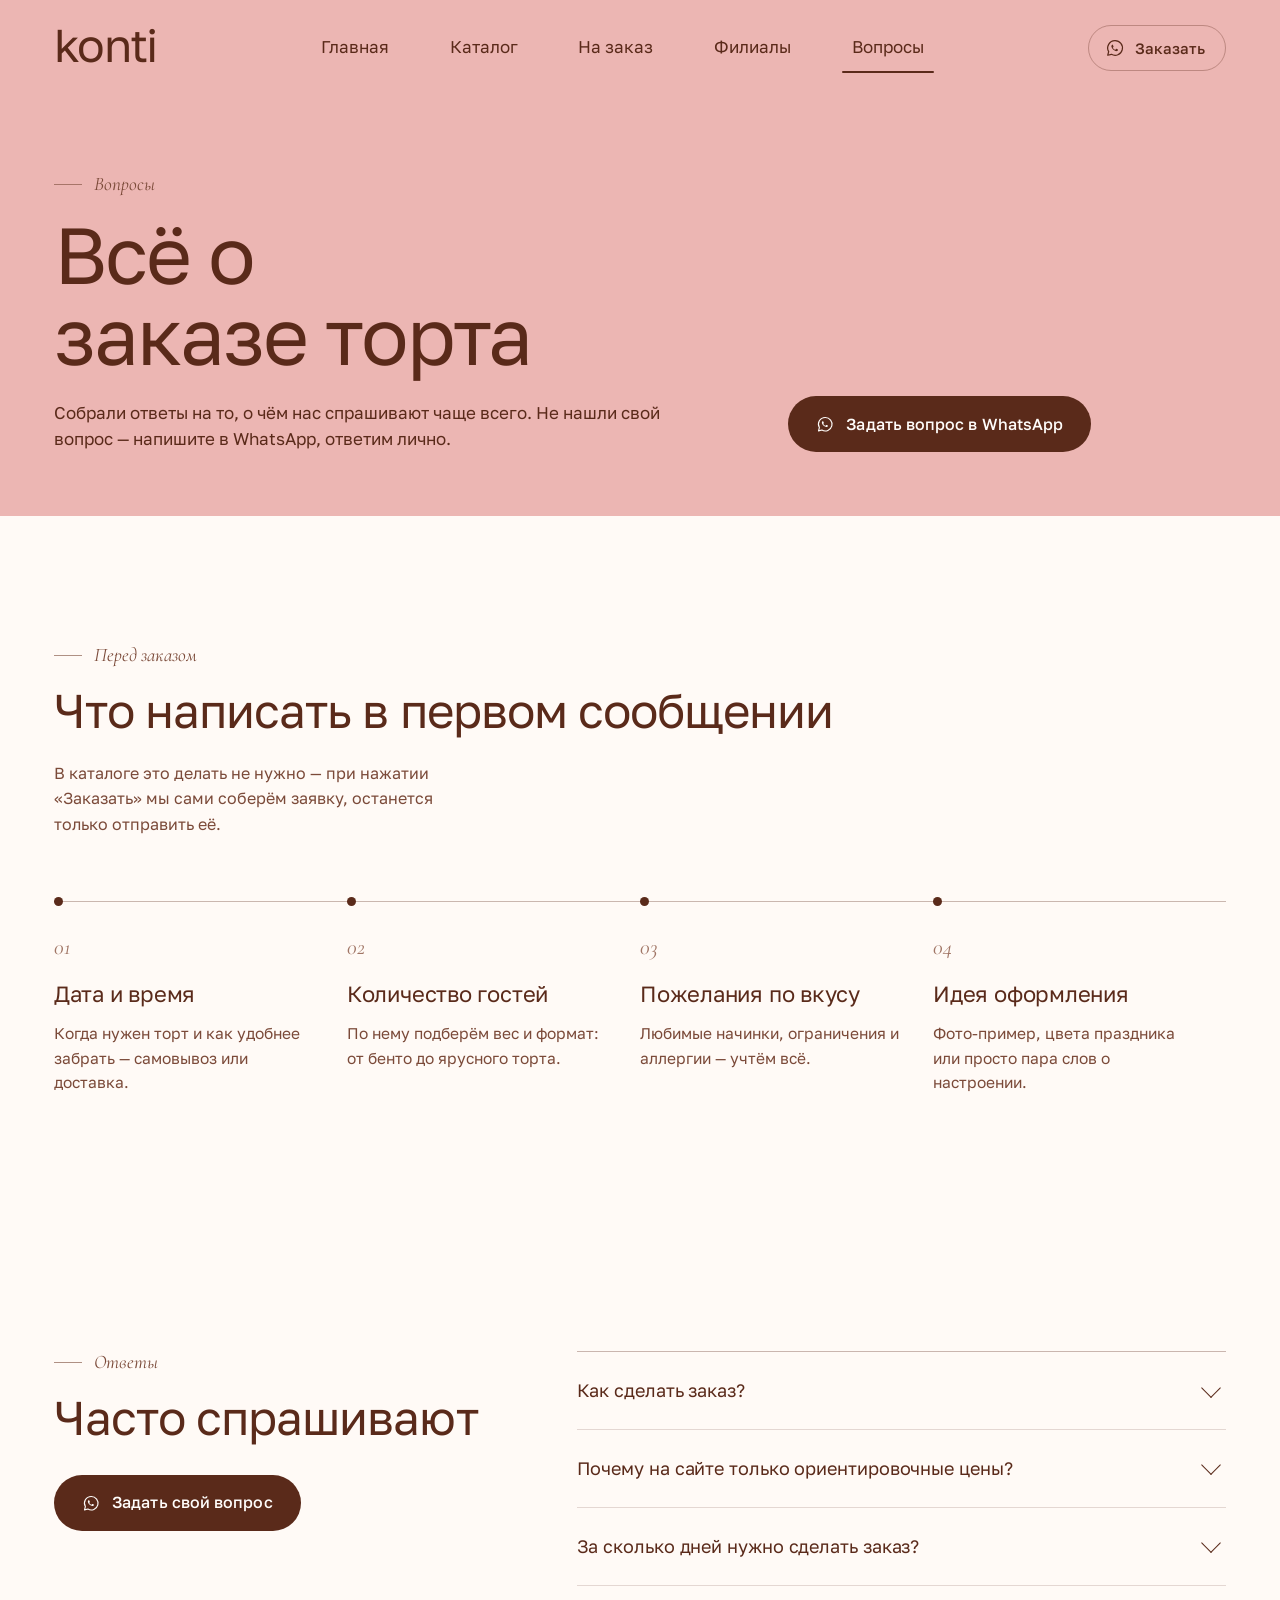
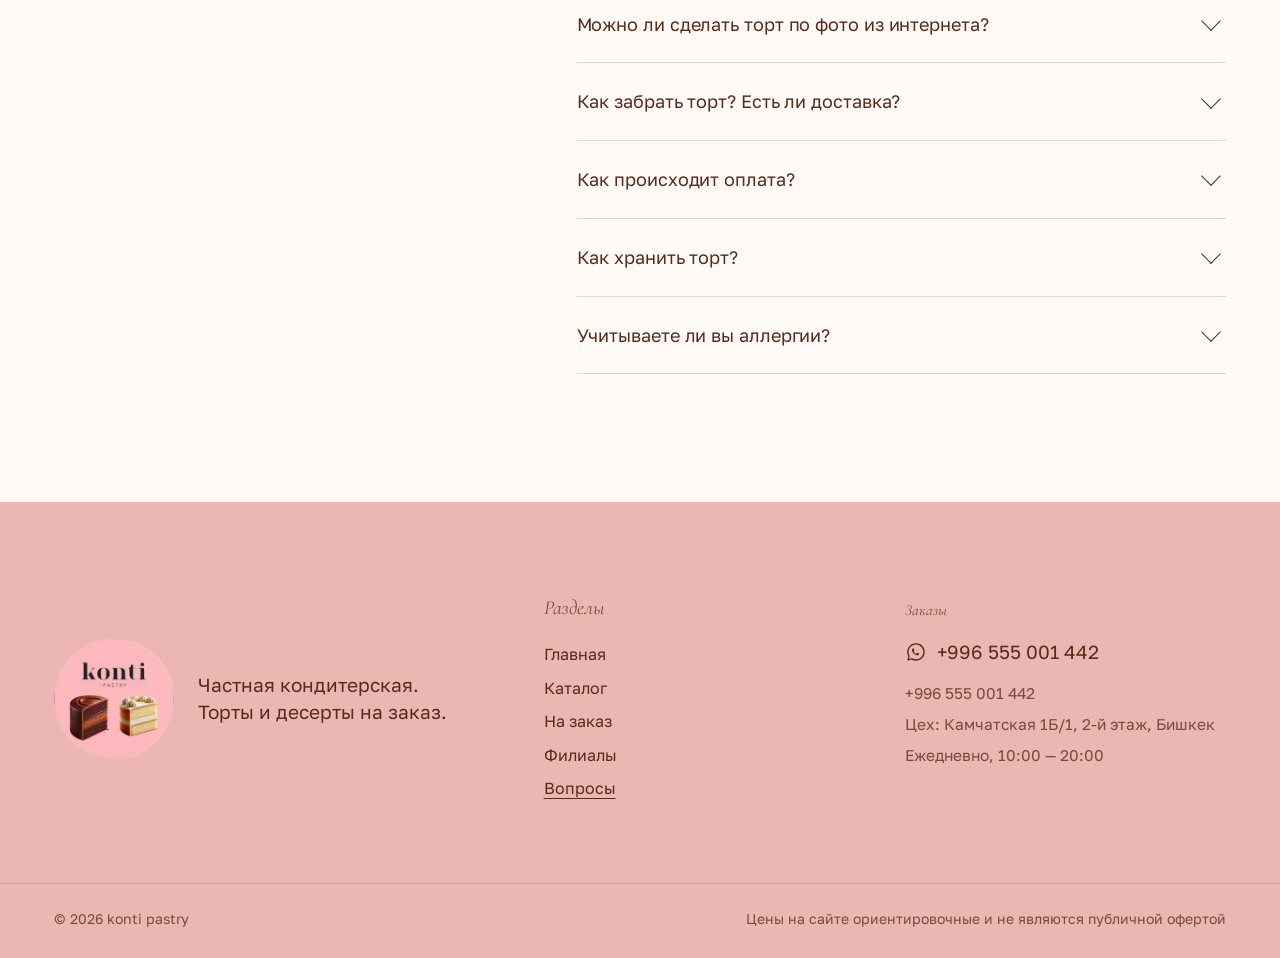
<file: faq.html>
<!doctype html>
<html lang="ru">
<head>
<meta charset="utf-8">
<meta name="viewport" content="width=device-width, initial-scale=1, viewport-fit=cover">
<title>Вопросы и ответы — konti pastry</title>
<meta name="description" content="Как заказать торт в konti pastry: что написать в первом сообщении, сроки, цены, самовывоз, хранение и аллергии.">
<meta name="theme-color" content="#ECB6B3">

<meta property="og:type" content="website">
<meta property="og:locale" content="ru_RU">
<meta property="og:site_name" content="konti pastry">
<meta property="og:title" content="Вопросы и ответы — konti pastry">
<meta property="og:description" content="Как заказать торт в konti pastry: что написать в первом сообщении, сроки, цены, самовывоз, хранение и аллергии.">
<meta property="og:image" content="assets/img/logo-512.png">
<meta name="twitter:card" content="summary">
<link rel="icon" type="image/png" href="assets/img/favicon.png">
<link rel="apple-touch-icon" href="assets/img/apple-touch-icon.png">
<link rel="preconnect" href="https://fonts.googleapis.com">
<link rel="preconnect" href="https://fonts.gstatic.com" crossorigin>
<link href="https://fonts.googleapis.com/css2?family=Cormorant+Garamond:ital,wght@0,400;0,500;1,400;1,500&family=Golos+Text:wght@400;500;600&display=swap" rel="stylesheet">
<link rel="stylesheet" href="assets/css/style.css">
<script src="assets/js/main.js" defer></script>
<script type="application/ld+json">{"@context": "https://schema.org", "@type": "FAQPage", "mainEntity": [{"@type": "Question", "name": "Как сделать заказ?", "acceptedAnswer": {"@type": "Answer", "text": "Выберите торт в каталоге и нажмите «Заказать» — откроется готовая заявка. Добавьте начинку, дату и надпись, если хотите, и отправьте её нам в WhatsApp. Дальше уточним детали и согласуем стоимость в переписке."}}, {"@type": "Question", "name": "Почему на сайте только ориентировочные цены?", "acceptedAnswer": {"@type": "Answer", "text": "Стоимость торта зависит от размера, количества порций, сложности дизайна, декора и ингредиентов. Поэтому на сайте мы указываем стартовую цену, а точную рассчитываем в WhatsApp, когда знаем все детали."}}, {"@type": "Question", "name": "За сколько дней нужно сделать заказ?", "acceptedAnswer": {"@type": "Answer", "text": ". Свадебные и ярусные торты лучше обсуждать за 3–4 недели. Если торт нужен срочно — напишите, постараемся найти окно."}}, {"@type": "Question", "name": "Можно ли сделать торт по фото из интернета?", "acceptedAnswer": {"@type": "Answer", "text": "Да, пришлите пример — подскажем, что получится повторить, а что лучше адаптировать. Мы не копируем чужие работы один в один, но с удовольствием вдохновляемся."}}, {"@type": "Question", "name": "Как забрать торт? Есть ли доставка?", "acceptedAnswer": {"@type": "Answer", "text": ". ."}}, {"@type": "Question", "name": "Как происходит оплата?", "acceptedAnswer": {"@type": "Answer", "text": "Для подтверждения заказа мы берём предоплату, остаток оплачивается при получении. Все детали согласуем в переписке."}}, {"@type": "Question", "name": "Как хранить торт?", "acceptedAnswer": {"@type": "Answer", "text": "В холодильнике при +2…+6 °C, в коробке. Перед подачей достаньте торт за 20–30 минут, чтобы крем раскрыл вкус. Лучше всего съесть в течение 2–3 суток."}}, {"@type": "Question", "name": "Учитываете ли вы аллергии?", "acceptedAnswer": {"@type": "Answer", "text": "Обязательно сообщите о них при заказе. Мы подберём начинку без нужных ингредиентов, но не можем гарантировать полного отсутствия следов орехов, глютена и молока — всё готовится на одной кухне."}}]}</script>
</head>

<body data-page="faq">
<a class="skip" href="#main">Перейти к содержанию</a>
<header class="header" data-header>
  <div class="header__inner">
    <a class="logo" href="index.html" aria-label="konti pastry — на главную">konti</a>
    <nav class="nav" aria-label="Основная навигация">
      <ul class="nav__list">
<li><a class="nav__link" href="index.html">Главная</a></li>
<li><a class="nav__link" href="catalog.html">Каталог</a></li>
<li><a class="nav__link" href="custom.html">На заказ</a></li>
<li><a class="nav__link" href="branches.html">Филиалы</a></li>
<li><a class="nav__link" href="faq.html" aria-current="page">Вопросы</a></li>
      </ul>
    </nav>
    <a class="header__wa" href="https://wa.me/996555001442?text=%D0%97%D0%B4%D1%80%D0%B0%D0%B2%D1%81%D1%82%D0%B2%D1%83%D0%B9%D1%82%D0%B5%21%20%D0%A5%D0%BE%D1%87%D1%83%20%D0%BE%D0%B1%D1%81%D1%83%D0%B4%D0%B8%D1%82%D1%8C%20%D0%B7%D0%B0%D0%BA%D0%B0%D0%B7%20%D1%82%D0%BE%D1%80%D1%82%D0%B0." target="_blank" rel="noopener" aria-label="Написать в WhatsApp">
      <svg class="icon" viewBox="0 0 24 24" aria-hidden="true"><path d="M12 3.2a8.8 8.8 0 0 0-7.6 13.2L3.3 20.7l4.4-1.1A8.8 8.8 0 1 0 12 3.2Z" fill="none" stroke="currentColor" stroke-width="1.5" stroke-linejoin="round"/><path d="M9.2 7.9c-.3 0-.7.1-.9.5-.3.4-.8 1.1-.6 2.2.3 1.3 1.4 3 3.3 4.2 1.6 1 2.7 1.1 3.4.9.6-.2 1.1-.8 1.2-1.3.1-.3 0-.5-.2-.6l-1.7-.8c-.2-.1-.5 0-.6.2l-.6.8c-.1.2-.4.2-.6.1-.9-.4-1.9-1.3-2.4-2.2-.1-.2 0-.4.1-.5l.5-.6c.2-.2.2-.4.1-.6l-.7-1.7c-.1-.3-.3-.4-.5-.4h-.4Z" fill="currentColor"/></svg><span>Заказать</span>
    </a>
    <button class="burger" type="button" aria-label="Открыть меню" aria-expanded="false" aria-controls="mobile-menu" data-burger>
      <span></span><span></span>
    </button>
  </div>
</header>
<div class="mmenu" id="mobile-menu" data-mmenu hidden>
  <nav aria-label="Мобильная навигация">
    <ul class="mmenu__list">
<li><a class="mmenu__link" href="index.html">Главная</a></li>
<li><a class="mmenu__link" href="catalog.html">Каталог</a></li>
<li><a class="mmenu__link" href="custom.html">На заказ</a></li>
<li><a class="mmenu__link" href="branches.html">Филиалы</a></li>
<li><a class="mmenu__link" href="faq.html" aria-current="page">Вопросы</a></li>
    </ul>
  </nav>
  <div class="mmenu__foot">
    <a class="btn btn--primary" href="https://wa.me/996555001442?text=%D0%97%D0%B4%D1%80%D0%B0%D0%B2%D1%81%D1%82%D0%B2%D1%83%D0%B9%D1%82%D0%B5%21%20%D0%A5%D0%BE%D1%87%D1%83%20%D0%BE%D0%B1%D1%81%D1%83%D0%B4%D0%B8%D1%82%D1%8C%20%D0%B7%D0%B0%D0%BA%D0%B0%D0%B7%20%D1%82%D0%BE%D1%80%D1%82%D0%B0." target="_blank" rel="noopener"><svg class="icon" viewBox="0 0 24 24" aria-hidden="true"><path d="M12 3.2a8.8 8.8 0 0 0-7.6 13.2L3.3 20.7l4.4-1.1A8.8 8.8 0 1 0 12 3.2Z" fill="none" stroke="currentColor" stroke-width="1.5" stroke-linejoin="round"/><path d="M9.2 7.9c-.3 0-.7.1-.9.5-.3.4-.8 1.1-.6 2.2.3 1.3 1.4 3 3.3 4.2 1.6 1 2.7 1.1 3.4.9.6-.2 1.1-.8 1.2-1.3.1-.3 0-.5-.2-.6l-1.7-.8c-.2-.1-.5 0-.6.2l-.6.8c-.1.2-.4.2-.6.1-.9-.4-1.9-1.3-2.4-2.2-.1-.2 0-.4.1-.5l.5-.6c.2-.2.2-.4.1-.6l-.7-1.7c-.1-.3-.3-.4-.5-.4h-.4Z" fill="currentColor"/></svg><span>Обсудить заказ в WhatsApp</span></a>
    <p class="mmenu__note">Ежедневно, 10:00 — 20:00</p>
  </div>
</div>

<main id="main">

  <section class="page-hero faq-hero">
    <div class="container page-hero__inner">
      <div class="page-hero__text">
        <p class="eyebrow reveal">Вопросы</p>
        <h1 class="h1 reveal" style="--d:60ms">Всё о заказе торта</h1>
        <p class="lead reveal" style="--d:120ms">Собрали ответы на то, о чём нас спрашивают чаще всего. Не нашли свой вопрос — напишите в WhatsApp, ответим лично.</p>
      </div>
      <div class="reveal" style="--d:160ms">
        <a class="btn btn--primary" href="https://wa.me/996555001442?text=%D0%97%D0%B4%D1%80%D0%B0%D0%B2%D1%81%D1%82%D0%B2%D1%83%D0%B9%D1%82%D0%B5%21%20%D0%A5%D0%BE%D1%87%D1%83%20%D0%BE%D0%B1%D1%81%D1%83%D0%B4%D0%B8%D1%82%D1%8C%20%D0%B7%D0%B0%D0%BA%D0%B0%D0%B7%20%D1%82%D0%BE%D1%80%D1%82%D0%B0." target="_blank" rel="noopener"><svg class="icon" viewBox="0 0 24 24" aria-hidden="true"><path d="M12 3.2a8.8 8.8 0 0 0-7.6 13.2L3.3 20.7l4.4-1.1A8.8 8.8 0 1 0 12 3.2Z" fill="none" stroke="currentColor" stroke-width="1.5" stroke-linejoin="round"/><path d="M9.2 7.9c-.3 0-.7.1-.9.5-.3.4-.8 1.1-.6 2.2.3 1.3 1.4 3 3.3 4.2 1.6 1 2.7 1.1 3.4.9.6-.2 1.1-.8 1.2-1.3.1-.3 0-.5-.2-.6l-1.7-.8c-.2-.1-.5 0-.6.2l-.6.8c-.1.2-.4.2-.6.1-.9-.4-1.9-1.3-2.4-2.2-.1-.2 0-.4.1-.5l.5-.6c.2-.2.2-.4.1-.6l-.7-1.7c-.1-.3-.3-.4-.5-.4h-.4Z" fill="currentColor"/></svg><span>Задать вопрос в WhatsApp</span></a>
      </div>
    </div>
  </section>

  <section class="section section--milk">
    <div class="container">
      <div class="section-head reveal">
        <div>
          <p class="eyebrow">Перед заказом</p>
          <h2 class="h2">Что написать в первом сообщении</h2>
        </div>
        <p class="section-head__note">В каталоге это делать не нужно — при нажатии «Заказать» мы сами соберём заявку, останется только отправить её.</p>
      </div>
      <ol class="process process--compact">
        <li class="step reveal"><span class="step__num">01</span><h3 class="step__title">Дата и время</h3><p>Когда нужен торт и как удобнее забрать — самовывоз или доставка.</p></li>
        <li class="step reveal" style="--d:70ms"><span class="step__num">02</span><h3 class="step__title">Количество гостей</h3><p>По нему подберём вес и формат: от бенто до ярусного торта.</p></li>
        <li class="step reveal" style="--d:140ms"><span class="step__num">03</span><h3 class="step__title">Пожелания по вкусу</h3><p>Любимые начинки, ограничения и аллергии — учтём всё.</p></li>
        <li class="step reveal" style="--d:210ms"><span class="step__num">04</span><h3 class="step__title">Идея оформления</h3><p>Фото-пример, цвета праздника или просто пара слов о настроении.</p></li>
      </ol>
    </div>
  </section>

  <section class="section">
    <div class="container faq-wrap">
      <div class="faq-wrap__head reveal">
        <p class="eyebrow">Ответы</p>
        <h2 class="h2">Часто спрашивают</h2>
        <a class="btn btn--primary" href="https://wa.me/996555001442?text=%D0%97%D0%B4%D1%80%D0%B0%D0%B2%D1%81%D1%82%D0%B2%D1%83%D0%B9%D1%82%D0%B5%21%20%D0%A5%D0%BE%D1%87%D1%83%20%D0%BE%D0%B1%D1%81%D1%83%D0%B4%D0%B8%D1%82%D1%8C%20%D0%B7%D0%B0%D0%BA%D0%B0%D0%B7%20%D1%82%D0%BE%D1%80%D1%82%D0%B0." target="_blank" rel="noopener"><svg class="icon" viewBox="0 0 24 24" aria-hidden="true"><path d="M12 3.2a8.8 8.8 0 0 0-7.6 13.2L3.3 20.7l4.4-1.1A8.8 8.8 0 1 0 12 3.2Z" fill="none" stroke="currentColor" stroke-width="1.5" stroke-linejoin="round"/><path d="M9.2 7.9c-.3 0-.7.1-.9.5-.3.4-.8 1.1-.6 2.2.3 1.3 1.4 3 3.3 4.2 1.6 1 2.7 1.1 3.4.9.6-.2 1.1-.8 1.2-1.3.1-.3 0-.5-.2-.6l-1.7-.8c-.2-.1-.5 0-.6.2l-.6.8c-.1.2-.4.2-.6.1-.9-.4-1.9-1.3-2.4-2.2-.1-.2 0-.4.1-.5l.5-.6c.2-.2.2-.4.1-.6l-.7-1.7c-.1-.3-.3-.4-.5-.4h-.4Z" fill="currentColor"/></svg><span>Задать свой вопрос</span></a>
      </div>
      <div class="faq">
        <details class="faq__item reveal">
          <summary>Как сделать заказ?</summary>
          <p>Выберите торт в каталоге и нажмите «Заказать» — откроется готовая заявка. Добавьте начинку, дату и надпись, если хотите, и отправьте её нам в WhatsApp. Дальше уточним детали и согласуем стоимость в переписке.</p>
        </details>
        <details class="faq__item reveal">
          <summary>Почему на сайте только ориентировочные цены?</summary>
          <p>Стоимость торта зависит от размера, количества порций, сложности дизайна, декора и ингредиентов. Поэтому на сайте мы указываем стартовую цену, а точную рассчитываем в WhatsApp, когда знаем все детали.</p>
        </details>
        <details class="faq__item reveal">
          <summary>За сколько дней нужно сделать заказ?</summary>
          <p>Заказы принимаем за 3–5 дней. Свадебные и ярусные торты лучше обсуждать за 3–4 недели. Если торт нужен срочно — напишите, постараемся найти окно.</p>
        </details>
        <details class="faq__item reveal">
          <summary>Можно ли сделать торт по фото из интернета?</summary>
          <p>Да, пришлите пример — подскажем, что получится повторить, а что лучше адаптировать. Мы не копируем чужие работы один в один, но с удовольствием вдохновляемся.</p>
        </details>
        <details class="faq__item reveal">
          <summary>Как забрать торт? Есть ли доставка?</summary>
          <p>Самовывоз из цеха: Камчатская 1Б/1, 2-й этаж. Доставка по городу — по договорённости.</p>
        </details>
        <details class="faq__item reveal">
          <summary>Как происходит оплата?</summary>
          <p>Для подтверждения заказа мы берём предоплату, остаток оплачивается при получении. Все детали согласуем в переписке.</p>
        </details>
        <details class="faq__item reveal">
          <summary>Как хранить торт?</summary>
          <p>В холодильнике при +2…+6 °C, в коробке. Перед подачей достаньте торт за 20–30 минут, чтобы крем раскрыл вкус. Лучше всего съесть в течение 2–3 суток.</p>
        </details>
        <details class="faq__item reveal">
          <summary>Учитываете ли вы аллергии?</summary>
          <p>Обязательно сообщите о них при заказе. Мы подберём начинку без нужных ингредиентов, но не можем гарантировать полного отсутствия следов орехов, глютена и молока — всё готовится на одной кухне.</p>
        </details>
      </div>
    </div>
  </section>

</main>
<footer class="footer">
  <div class="container footer__inner">
    <div class="footer__brand">
      <img class="footer__logo" src="assets/img/logo-512.png" alt="Логотип konti pastry" width="120" height="120" loading="lazy">
      <p class="footer__claim">Частная кондитерская.<br>Торты и десерты на&nbsp;заказ.</p>
    </div>
    <nav class="footer__nav" aria-label="Навигация в подвале">
      <p class="footer__label">Разделы</p>
      <ul>
<li><a class="footer__link" href="index.html">Главная</a></li>
<li><a class="footer__link" href="catalog.html">Каталог</a></li>
<li><a class="footer__link" href="custom.html">На заказ</a></li>
<li><a class="footer__link" href="branches.html">Филиалы</a></li>
<li><a class="footer__link" href="faq.html" aria-current="page">Вопросы</a></li>
      </ul>
    </nav>
    <div class="footer__contact">
      <p class="footer__label">Заказы</p>
      <a class="footer__wa" href="https://wa.me/996555001442?text=%D0%97%D0%B4%D1%80%D0%B0%D0%B2%D1%81%D1%82%D0%B2%D1%83%D0%B9%D1%82%D0%B5%21%20%D0%A5%D0%BE%D1%87%D1%83%20%D0%BE%D0%B1%D1%81%D1%83%D0%B4%D0%B8%D1%82%D1%8C%20%D0%B7%D0%B0%D0%BA%D0%B0%D0%B7%20%D1%82%D0%BE%D1%80%D1%82%D0%B0." target="_blank" rel="noopener"><svg class="icon" viewBox="0 0 24 24" aria-hidden="true"><path d="M12 3.2a8.8 8.8 0 0 0-7.6 13.2L3.3 20.7l4.4-1.1A8.8 8.8 0 1 0 12 3.2Z" fill="none" stroke="currentColor" stroke-width="1.5" stroke-linejoin="round"/><path d="M9.2 7.9c-.3 0-.7.1-.9.5-.3.4-.8 1.1-.6 2.2.3 1.3 1.4 3 3.3 4.2 1.6 1 2.7 1.1 3.4.9.6-.2 1.1-.8 1.2-1.3.1-.3 0-.5-.2-.6l-1.7-.8c-.2-.1-.5 0-.6.2l-.6.8c-.1.2-.4.2-.6.1-.9-.4-1.9-1.3-2.4-2.2-.1-.2 0-.4.1-.5l.5-.6c.2-.2.2-.4.1-.6l-.7-1.7c-.1-.3-.3-.4-.5-.4h-.4Z" fill="currentColor"/></svg> +996 555 001 442</a>
      <p><a href="tel:+996555001442">+996 555 001 442</a></p>
      <p>Цех: Камчатская 1Б/1, 2-й этаж, Бишкек</p>
      <p>Ежедневно, 10:00 — 20:00</p>
    </div>
  </div>
  <div class="container footer__bottom">
    <p>© 2026 konti pastry</p>
    <p>Цены на сайте ориентировочные и не являются публичной офертой</p>
  </div>
</footer>

</body>
</html>
</file>
<file: assets/css/style.css>
/* =========================================================
   konti pastry — визуальная система
   Палитра снята с референса главной и логотипа:
   пудрово-розовый фон, шоколадно-коричневый текст,
   сливочный и молочный — для спокойных секций.
   ========================================================= */

:root {
  --pink: #ecb6b3;
  --pink-hi: #f4c6c2;
  --pink-lo: #e3a7a4;
  --pink-soft: #f7dcd8;
  --blush: #fbece8;
  --milk: #fffaf6;
  --cream: #f6e6cf;
  --white: #fffdfb;

  --choco: #5a2a1a;
  --choco-2: #7b4a39;
  --choco-3: #a07565;
  --line: rgba(90, 42, 26, .16);
  --line-strong: rgba(90, 42, 26, .32);

  --font-sans: "Golos Text", "Helvetica Neue", Arial, sans-serif;
  --font-serif: "Cormorant Garamond", "Times New Roman", serif;

  --container: 1320px;
  --gutter: clamp(16px, 4.2vw, 64px);
  --section: clamp(72px, 10vw, 148px);
  --radius: 22px;
  --radius-lg: 32px;

  --ease: cubic-bezier(.22, .61, .36, 1);
  --ease-out: cubic-bezier(.16, 1, .3, 1);

  color-scheme: light;
}

/* ---------- base ---------- */

*, *::before, *::after { box-sizing: border-box; }
html { -webkit-text-size-adjust: 100%; scroll-behavior: smooth; scroll-padding-top: 96px; }
body {
  margin: 0;
  font-family: var(--font-sans);
  font-size: clamp(16px, 1.05vw, 17.5px);
  line-height: 1.6;
  color: var(--choco);
  background: var(--milk);
  -webkit-font-smoothing: antialiased;
  text-rendering: optimizeLegibility;
  overflow-x: hidden;
}
img { display: block; max-width: 100%; height: auto; }
a { color: inherit; text-decoration: none; }
button { font: inherit; color: inherit; background: none; border: 0; padding: 0; cursor: pointer; }
h1, h2, h3, p, ul, ol, figure, dl, dd { margin: 0; }
ul, ol { padding: 0; list-style: none; }
::selection { background: var(--choco); color: var(--pink-hi); }
:focus-visible { outline: 2px solid var(--choco); outline-offset: 3px; border-radius: 6px; }

.icon { width: 1.15em; height: 1.15em; flex: none; }

.skip {
  position: absolute; left: 16px; top: -60px; z-index: 100;
  background: var(--choco); color: var(--white); padding: 10px 16px; border-radius: 999px;
  transition: top .2s;
}
.skip:focus { top: 12px; }

.container { width: 100%; max-width: calc(var(--container) + var(--gutter) * 2); margin-inline: auto; padding-inline: var(--gutter); }

/* page transitions (cross-document View Transitions, где поддерживаются) */
@view-transition { navigation: auto; }
::view-transition-old(root) { animation: vt-out .28s var(--ease) both; }
::view-transition-new(root) { animation: vt-in .45s var(--ease-out) both; }
@keyframes vt-out { to { opacity: 0; transform: translateY(-6px); } }
@keyframes vt-in { from { opacity: 0; transform: translateY(10px); } }

body { animation: page-in .6s var(--ease-out) both; }
@keyframes page-in { from { opacity: 0; } }

/* ---------- typography ---------- */

.h1 {
  font-weight: 400;
  font-size: clamp(44px, 6.2vw, 96px);
  line-height: 1.02;
  letter-spacing: -.025em;
  text-wrap: balance;
}
.h2 {
  font-weight: 400;
  font-size: clamp(32px, 3.7vw, 56px);
  line-height: 1.08;
  letter-spacing: -.02em;
  text-wrap: balance;
}
.h3 { font-size: clamp(22px, 1.8vw, 28px); line-height: 1.2; letter-spacing: -.01em; font-weight: 400; }
.lead { font-size: clamp(17px, 1.3vw, 20px); line-height: 1.55; color: var(--choco-2); max-width: 36em; }
.h2 + .lead, .h1 + .lead { margin-top: 24px; }

.eyebrow {
  font-family: var(--font-serif);
  font-style: italic;
  font-size: clamp(19px, 1.5vw, 23px);
  line-height: 1.2;
  color: var(--choco-2);
  margin-bottom: 18px;
  display: flex; align-items: center; gap: 12px;
}
.eyebrow::before { content: ""; width: 28px; height: 1px; background: currentColor; opacity: .6; }

/* ---------- buttons & links ---------- */

.btn {
  --h: 56px;
  display: inline-flex; align-items: center; justify-content: center; gap: 12px;
  min-height: var(--h); padding: 0 28px;
  border-radius: 999px;
  font-size: 16px; font-weight: 500; line-height: 1.1; letter-spacing: .005em;
  white-space: nowrap;
  transition: background-color .35s var(--ease), color .35s var(--ease), transform .35s var(--ease), box-shadow .35s var(--ease), border-color .35s var(--ease);
}
.btn .icon { transition: transform .35s var(--ease); }
.btn:hover .icon:last-child:not(:first-child) { transform: translateX(4px); }
.btn:active { transform: scale(.98); }

.btn--pill { background: var(--white); color: var(--choco); padding: 0 30px 0 34px; gap: 22px; font-size: 18px; --h: 66px; font-weight: 400; }
.btn--pill:hover { background: var(--choco); color: var(--white); }
.btn--primary { background: var(--choco); color: var(--white); }
.btn--primary:hover { background: #431d10; box-shadow: 0 12px 30px -12px rgba(67, 29, 16, .55); }
.btn--ghost { color: var(--choco); border: 1px solid var(--line-strong); }
.btn--ghost:hover { background: rgba(255, 253, 251, .55); border-color: transparent; }
.btn--light { background: var(--white); color: var(--choco); }
.btn--light:hover { background: var(--pink-hi); }
.btn--small { --h: 44px; padding: 0 18px; font-size: 15px; gap: 8px; background: var(--choco); color: var(--white); }
.btn--small:hover { background: #431d10; }
.btn--wide { width: 100%; }

.btn-row { display: flex; flex-wrap: wrap; align-items: center; gap: 16px 28px; margin-top: 36px; }

.link-arrow {
  display: inline-flex; align-items: center; gap: 10px;
  font-weight: 500; color: var(--choco);
  padding-bottom: 4px;
  background: linear-gradient(currentColor, currentColor) 0 100% / 100% 1px no-repeat;
  transition: background-size .45s var(--ease), gap .35s var(--ease);
}
.link-arrow:hover { gap: 16px; background-size: 0 1px; background-position: 100% 100%; }

/* ---------- header ---------- */

.header {
  position: fixed; inset: 0 0 auto; z-index: 50;
  transition: background-color .4s var(--ease), box-shadow .4s var(--ease), transform .45s var(--ease);
}
.header__inner {
  max-width: calc(var(--container) + var(--gutter) * 2); margin-inline: auto; padding: 0 var(--gutter);
  height: 96px; display: flex; align-items: center; gap: 24px;
  transition: height .4s var(--ease);
}
.header.is-scrolled { background: rgba(255, 250, 246, .82); backdrop-filter: blur(16px) saturate(1.2); -webkit-backdrop-filter: blur(16px) saturate(1.2); box-shadow: 0 1px 0 var(--line); }
.header.is-scrolled .header__inner { height: 72px; }
body[data-page="home"] .header:not(.is-scrolled),
body[data-page="catalog"] .header:not(.is-scrolled),
body[data-page="contacts"] .header:not(.is-scrolled) { background: transparent; }
.header.is-hidden { transform: translateY(-100%); }

.logo { font-size: 46px; font-weight: 400; letter-spacing: -.035em; line-height: 1; color: var(--choco); margin-top: -6px; }
.nav { margin-inline: auto; }
.nav__list { display: flex; gap: clamp(20px, 3.2vw, 56px); }
.nav__link { position: relative; display: block; padding: 10px 10px 12px; font-size: 17px; color: var(--choco); }
.nav__link::after {
  content: ""; position: absolute; left: 0; right: 0; bottom: 0; height: 2px; border-radius: 2px;
  background: var(--choco); transform: scaleX(0); transform-origin: right; transition: transform .45s var(--ease);
}
.nav__link:hover::after { transform: scaleX(1); transform-origin: left; }
.nav__link[aria-current="page"]::after { transform: scaleX(1); }

.header__wa {
  display: inline-flex; align-items: center; gap: 10px;
  height: 46px; padding: 0 20px 0 16px; border-radius: 999px;
  border: 1px solid var(--line-strong); font-weight: 500; font-size: 15px;
  transition: background-color .3s var(--ease), color .3s var(--ease), border-color .3s;
}
.header__wa:hover { background: var(--choco); color: var(--white); border-color: var(--choco); }
.header__wa .icon { width: 20px; height: 20px; }

.burger { display: none; width: 46px; height: 46px; border-radius: 50%; position: relative; border: 1px solid var(--line-strong); }
.burger span { position: absolute; left: 13px; right: 13px; height: 1.5px; background: var(--choco); transition: transform .4s var(--ease), top .4s var(--ease); }
.burger span:first-child { top: 18px; }
.burger span:last-child { top: 26px; }
.burger[aria-expanded="true"] span:first-child { top: 22px; transform: rotate(45deg); }
.burger[aria-expanded="true"] span:last-child { top: 22px; transform: rotate(-45deg); }

.mmenu {
  position: fixed; inset: 0; z-index: 45; background: var(--pink);
  padding: 110px var(--gutter) calc(32px + env(safe-area-inset-bottom));
  display: flex; flex-direction: column; justify-content: space-between;
  opacity: 0; visibility: hidden; transition: opacity .4s var(--ease), visibility 0s .4s;
}
.mmenu.is-open { opacity: 1; visibility: visible; transition: opacity .4s var(--ease); }
.mmenu__list a { display: block; font-size: clamp(34px, 9vw, 48px); line-height: 1.25; letter-spacing: -.02em; padding: 4px 0; transform: translateY(16px); opacity: 0; transition: transform .6s var(--ease-out), opacity .6s var(--ease-out); }
.mmenu.is-open .mmenu__list a { transform: none; opacity: 1; }
.mmenu__list li:nth-child(2) a { transition-delay: .04s; }
.mmenu__list li:nth-child(3) a { transition-delay: .08s; }
.mmenu__list li:nth-child(4) a { transition-delay: .12s; }
.mmenu__list li:nth-child(5) a { transition-delay: .16s; }
.mmenu__list a[aria-current="page"] { font-family: var(--font-serif); font-style: italic; }
.mmenu__foot .btn { width: 100%; }
.mmenu__note { margin-top: 14px; text-align: center; color: var(--choco-2); font-size: 15px; }
body.menu-open { overflow: hidden; }
body.menu-open .header { background: transparent !important; box-shadow: none !important; backdrop-filter: none !important; }

/* ---------- hero (главная, по референсу) ---------- */

.hero {
  position: relative; overflow: hidden;
  min-height: max(680px, 100svh);
  display: flex; align-items: center;
  background:
    radial-gradient(120% 90% at 0% 0%, var(--pink-hi) 0%, rgba(244, 198, 194, 0) 55%),
    linear-gradient(180deg, #edb8b5 0%, #eab3b0 60%, #e6aeab 100%);
  isolation: isolate;
}
/* мягкие солнечные блики, как на референсе */
.hero__light {
  position: absolute; inset: 0; z-index: -1; pointer-events: none;
  background:
    repeating-linear-gradient(-28deg, rgba(255, 238, 233, 0) 0 60px, rgba(255, 238, 233, .55) 60px 74px, rgba(255, 238, 233, 0) 74px 150px);
  -webkit-mask-image: radial-gradient(60% 45% at 18% 92%, #000 0%, transparent 70%);
          mask-image: radial-gradient(60% 45% at 18% 92%, #000 0%, transparent 70%);
  filter: blur(14px);
  opacity: .85;
}
.hero__media {
  position: absolute; z-index: -1; right: 0; bottom: 0;
  width: min(64vw, 1180px);
  aspect-ratio: 1070 / 846;
  -webkit-mask-image: linear-gradient(90deg, transparent 0%, #000 12%), linear-gradient(180deg, transparent 0%, #000 14%);
  -webkit-mask-composite: source-in;
          mask-image: linear-gradient(90deg, transparent 0%, #000 12%), linear-gradient(180deg, transparent 0%, #000 14%);
          mask-composite: intersect;
  animation: hero-img 1.6s var(--ease-out) both .1s;
}
.hero__media img { width: 100%; height: 100%; object-fit: cover; object-position: 30% 100%; }
@keyframes hero-img { from { opacity: 0; transform: scale(1.04); } }

.hero__content { padding-top: 96px; padding-bottom: 64px; }
.hero__title {
  font-weight: 400; font-size: clamp(54px, 7.4vw, 118px); line-height: 1.02; letter-spacing: -.03em;
  max-width: 6em;
}
.hero__title .line { display: block; animation: rise 1s var(--ease-out) both; }
.hero__title .line + .line { animation-delay: .1s; }
.hero__lead { margin-top: 32px; font-size: clamp(18px, 1.45vw, 23px); line-height: 1.4; max-width: 19em; color: var(--choco); animation: rise 1s var(--ease-out) both .2s; }
.hero__actions { margin-top: 44px; display: flex; flex-wrap: wrap; gap: 14px 18px; animation: rise 1s var(--ease-out) both .3s; }
@keyframes rise { from { opacity: 0; transform: translateY(26px); } }

/* ---------- sections ---------- */

.section { padding-block: var(--section); }
.section--tight { padding-top: clamp(24px, 3vw, 40px); }
.section--milk { background: var(--milk); }
.section--pink { background: var(--blush); }

.section-head { display: flex; justify-content: space-between; align-items: flex-end; gap: 24px 48px; flex-wrap: wrap; margin-bottom: clamp(36px, 5vw, 64px); }
.section-head__note { max-width: 26em; color: var(--choco-2); }

/* intro */
.intro { background: var(--white); }
.intro__grid { display: grid; grid-template-columns: 1.25fr 1fr; gap: 40px 8vw; align-items: end; }
.intro__body .lead { margin-bottom: 28px; }
.perks { display: grid; grid-template-columns: repeat(3, 1fr); gap: 0; margin-top: clamp(56px, 7vw, 100px); }
.perk { padding: 32px clamp(20px, 2.6vw, 40px) 8px 0; border-top: 1px solid var(--line); }
.perk + .perk { padding-left: clamp(20px, 2.6vw, 40px); border-left: 1px solid var(--line); }
.perk__num { font-family: var(--font-serif); font-style: italic; font-size: 22px; color: var(--choco-3); }
.perk__title { font-size: 24px; font-weight: 400; margin: 14px 0 12px; letter-spacing: -.01em; }
.perk p { color: var(--choco-2); max-width: 26em; }

/* categories (главная) */
.cats { display: grid; grid-template-columns: repeat(3, 1fr); gap: clamp(16px, 2vw, 28px); }
.cat { display: flex; flex-direction: column; }
.cat__media { display: block; overflow: hidden; border-radius: var(--radius); aspect-ratio: 1; background: var(--pink-soft); }
.cat__media img { width: 100%; height: 100%; object-fit: cover; object-position: 50% 0; transition: transform 1.2s var(--ease-out); }
.cat:hover .cat__media img { transform: scale(1.05); }
.cat__num { margin-top: 20px; font-family: var(--font-serif); font-style: italic; font-size: 20px; color: var(--choco-3); }
.cat__name { font-size: clamp(22px, 1.7vw, 27px); letter-spacing: -.015em; line-height: 1.2; margin-top: 2px; display: inline-flex; align-items: center; gap: 10px; }
.cat__lead { margin-top: 8px; color: var(--choco-2); font-size: 15.5px; line-height: 1.5; }
.cat__meta { margin-top: 14px; font-size: 14px; color: var(--choco-3); }

/* custom teaser */
.custom-teaser { background: var(--white); overflow: hidden; }
.custom-teaser__grid { display: grid; grid-template-columns: 1fr 1fr; gap: 48px 7vw; align-items: center; }
.custom-teaser__media { position: relative; padding: 0 12% 12% 0; }
.ct-main { width: 100%; aspect-ratio: 4 / 5; object-fit: cover; border-radius: var(--radius-lg); }
.ct-small { position: absolute; right: 0; bottom: 0; width: 38%; aspect-ratio: 1; object-fit: cover; border-radius: 50%; border: 8px solid var(--white); }
.mini-steps { margin-top: 32px; display: grid; gap: 0; }
.mini-steps li { display: flex; align-items: center; gap: 18px; padding: 14px 0; border-bottom: 1px solid var(--line); font-size: 17px; }
.mini-steps li:first-child { border-top: 1px solid var(--line); }
.mini-steps span { font-family: var(--font-serif); font-style: italic; font-size: 22px; width: 24px; color: var(--choco-3); }

/* featured */
.feats { display: grid; grid-template-columns: repeat(4, 1fr); gap: clamp(16px, 2vw, 28px); }
.feat__media { display: block; aspect-ratio: 1; overflow: hidden; border-radius: var(--radius); background: var(--pink-soft); }
.feat__media img { width: 100%; height: 100%; object-fit: cover; transition: transform 1.2s var(--ease-out); }
.feat:hover .feat__media img { transform: scale(1.05); }
.feat__title { font-size: 20px; font-weight: 400; margin-top: 20px; letter-spacing: -.01em; line-height: 1.25; }
.feat__price { margin-top: 6px; color: var(--choco-2); font-size: 15.5px; }

/* price note */
.price-note {
  display: flex; gap: 22px; align-items: flex-start;
  margin-top: clamp(40px, 5vw, 64px);
  padding: clamp(22px, 2.4vw, 30px) clamp(22px, 2.6vw, 34px);
  background: var(--pink-soft);
  border-radius: var(--radius);
  font-size: 15.5px; line-height: 1.6; color: var(--choco-2);
}
.price-note strong { color: var(--choco); font-weight: 500; }
.price-note__mark {
  flex: none; width: 44px; height: 44px; border-radius: 50%;
  display: grid; place-items: center;
  font-family: var(--font-serif); font-size: 24px; font-style: italic;
  background: var(--white); color: var(--choco);
}

.price { font-weight: 500; color: var(--choco); white-space: nowrap; }
.price__label { font-weight: 400; color: var(--choco-2); }
.price__unit { font-weight: 400; color: var(--choco-3); font-size: .9em; }
.price--custom { font-weight: 400; color: var(--choco-2); white-space: normal; font-style: italic; font-family: var(--font-serif); font-size: 1.15em; line-height: 1.25; }

/* quote */
.quote { background: var(--pink); text-align: center; }
.quote.section--milk { background: var(--blush); }
.quote__inner { max-width: 1040px; }
.quote__text { font-family: var(--font-serif); font-style: italic; font-weight: 400; font-size: clamp(28px, 3.3vw, 50px); line-height: 1.2; letter-spacing: -.01em; text-wrap: balance; }
.quote__sign { margin-top: 28px; color: var(--choco-2); }

/* cta */
.cta { background: var(--choco); color: var(--blush); padding-block: clamp(64px, 8vw, 120px); overflow: hidden; }
.cta__inner { display: grid; grid-template-columns: 1.15fr .85fr; gap: 48px 6vw; align-items: center; }
.cta .eyebrow { color: var(--pink); }
.cta__title { font-weight: 400; font-size: clamp(34px, 4vw, 62px); line-height: 1.06; letter-spacing: -.02em; color: var(--white); text-wrap: balance; }
.cta__lead { margin-top: 24px; max-width: 32em; color: rgba(251, 236, 232, .82); font-size: clamp(16px, 1.2vw, 19px); }
.cta__actions { margin-top: 36px; display: flex; align-items: center; flex-wrap: wrap; gap: 16px 24px; }
.cta__handle { font-family: var(--font-serif); font-style: italic; font-size: 22px; color: var(--pink); }
.cta__media img { width: 100%; aspect-ratio: 4 / 5; object-fit: cover; border-radius: 999px 999px var(--radius-lg) var(--radius-lg); }

/* footer */
.footer { background: var(--pink); padding-top: clamp(56px, 7vw, 96px); }
.footer__inner { display: grid; grid-template-columns: 1.4fr 1fr 1fr; gap: 40px; }
.footer__brand { display: flex; align-items: center; gap: 24px; }
.footer__logo { width: 120px; height: 120px; border-radius: 50%; }
.footer__claim { font-size: 19px; line-height: 1.4; }
.footer__label { font-family: var(--font-serif); font-style: italic; font-size: 20px; color: var(--choco-2); margin-bottom: 14px; }
.footer__nav li a { display: inline-block; padding: 4px 0; transition: opacity .3s; }
.footer__nav li a:hover { opacity: .6; }
.footer__nav a[aria-current="page"] { text-decoration: underline; text-underline-offset: 4px; text-decoration-thickness: 1px; }
.footer__contact p { color: var(--choco-2); margin-top: 6px; font-size: 15.5px; }
.footer__wa { display: inline-flex; align-items: center; gap: 10px; font-size: 19px; margin-bottom: 8px; }
.footer__wa:hover { text-decoration: underline; text-underline-offset: 4px; }
.footer__bottom { display: flex; justify-content: space-between; flex-wrap: wrap; gap: 8px 24px; margin-top: clamp(48px, 6vw, 80px); padding-top: 24px; padding-bottom: calc(28px + env(safe-area-inset-bottom)); border-top: 1px solid var(--line); font-size: 14px; color: var(--choco-2); }

/* ---------- inner page heroes ---------- */

.page-hero { padding-top: calc(96px + clamp(40px, 6vw, 96px)); padding-bottom: clamp(40px, 5vw, 72px); background: var(--pink); position: relative; }
.page-hero .lead { margin-top: 24px; color: var(--choco); opacity: .85; }
.page-hero__inner { display: grid; grid-template-columns: 1.2fr .8fr; gap: 32px 6vw; align-items: end; }
.page-hero__inner .price-note { margin-top: 0; background: rgba(255, 250, 246, .55); }

.split { display: grid; grid-template-columns: 1fr 1fr; gap: 48px 6vw; align-items: center; }
.split__media img { width: 100%; aspect-ratio: 5 / 6; object-fit: cover; border-radius: 999px 999px var(--radius-lg) var(--radius-lg); }
.page-hero--split { padding-bottom: clamp(56px, 7vw, 110px); }

/* ---------- catalog ---------- */

.tabs {
  position: sticky; top: 72px; z-index: 10;
  display: flex; gap: 8px; overflow-x: auto; scrollbar-width: none;
  margin-inline: calc(var(--gutter) * -1); padding: 14px var(--gutter);
  background: rgba(255, 250, 246, .9); backdrop-filter: blur(12px); -webkit-backdrop-filter: blur(12px);
}
.tabs::-webkit-scrollbar { display: none; }
.tabs__btn { flex: none; height: 44px; padding: 0 22px; border-radius: 999px; border: 1px solid var(--line); font-size: 15.5px; color: var(--choco-2); transition: background-color .3s var(--ease), color .3s var(--ease), border-color .3s; }
.tabs__btn:hover { border-color: var(--line-strong); color: var(--choco); }
.tabs__btn.is-active { background: var(--choco); color: var(--white); border-color: var(--choco); }

.products { display: grid; grid-template-columns: repeat(3, 1fr); gap: clamp(40px, 4vw, 64px) clamp(16px, 2vw, 32px); margin-top: clamp(24px, 3vw, 40px); }
.product { display: flex; flex-direction: column; }
.product.is-hidden { display: none; }
.product.is-entering { animation: card-in .6s var(--ease-out) both; animation-delay: var(--d, 0ms); }
@keyframes card-in { from { opacity: 0; transform: translateY(18px); } }
.product__media { display: block; width: 100%; aspect-ratio: 1 / 1; overflow: hidden; border-radius: var(--radius); background: var(--pink-soft); }
.product__media img { width: 100%; height: 100%; object-fit: cover; transition: transform 1.2s var(--ease-out); }
.product:hover .product__media img { transform: scale(1.045); }
.product__body { display: flex; flex-direction: column; flex: 1; padding-top: 22px; }
.product__meta { font-size: 14px; color: var(--choco-3); }
.product__title { font-size: clamp(21px, 1.6vw, 25px); font-weight: 400; letter-spacing: -.015em; line-height: 1.2; margin-top: 6px; }
.product__title button { text-align: left; }
.product__title button:hover { text-decoration: underline; text-decoration-thickness: 1px; text-underline-offset: 5px; }
.product__desc { margin-top: 10px; color: var(--choco-2); font-size: 15.5px; line-height: 1.55; }
.product__foot { margin-top: auto; padding-top: 20px; }
.product__foot > .price { display: block; }
.product__actions { display: flex; align-items: center; justify-content: space-between; gap: 12px; margin-top: 16px; padding-top: 16px; border-top: 1px solid var(--line); }
.link-more { font-size: 15px; color: var(--choco-2); padding: 10px 0; transition: color .3s; }
.link-more:hover { color: var(--choco); text-decoration: underline; text-underline-offset: 4px; }

.catalog__custom { margin-top: clamp(64px, 8vw, 110px); padding: clamp(36px, 5vw, 64px); text-align: center; background: var(--blush); border-radius: var(--radius-lg); display: flex; flex-direction: column; align-items: center; gap: 14px; }
.catalog__custom p:not(.h3) { color: var(--choco-2); margin-bottom: 12px; }

/* modal */
.modal { padding: 0; border: 0; background: transparent; max-width: min(1040px, calc(100vw - 32px)); width: 100%; max-height: calc(100dvh - 32px); color: var(--choco); overflow: visible; }
.modal::backdrop { background: rgba(58, 26, 16, .45); backdrop-filter: blur(6px); -webkit-backdrop-filter: blur(6px); }
.modal[open] { animation: modal-in .5s var(--ease-out); }
.modal[open]::backdrop { animation: fade .4s var(--ease); }
@keyframes modal-in { from { opacity: 0; transform: translateY(24px) scale(.98); } }
@keyframes fade { from { opacity: 0; } }
.modal__box:focus { outline: none; }
.modal__box { position: relative; display: grid; grid-template-columns: 1fr 1fr; background: var(--milk); border-radius: var(--radius-lg); overflow: hidden; max-height: calc(100dvh - 32px); }
.modal__media { background: var(--blush); display: flex; align-items: center; }
.modal__media img { width: 100%; height: auto; }
.modal__body { padding: clamp(28px, 4vw, 52px); overflow-y: auto; display: flex; flex-direction: column; }
.modal__title { font-size: clamp(28px, 2.6vw, 40px); font-weight: 400; letter-spacing: -.02em; line-height: 1.1; }
.modal__weight { margin-top: 12px; color: var(--choco-3); font-size: 15px; }
.modal__details { margin-top: 20px; color: var(--choco-2); }
.modal__price { margin-top: 28px; padding-top: 22px; border-top: 1px solid var(--line); font-size: 20px; }
.modal__hint { margin: 10px 0 28px; font-size: 14px; color: var(--choco-3); line-height: 1.5; }
.modal__body .btn { margin-top: auto; }
.modal__close { position: absolute; top: 16px; right: 16px; z-index: 2; width: 46px; height: 46px; border-radius: 50%; background: var(--white); display: grid; place-items: center; transition: transform .35s var(--ease), background-color .3s; }
.modal__close:hover { transform: rotate(90deg); background: var(--pink-hi); }
.modal__close svg { width: 20px; height: 20px; }
body.modal-open { overflow: hidden; }

/* catalog groups */
.cat-group { margin-top: clamp(40px, 5vw, 72px); }
.cat-group[hidden] { display: none; }
.cat-group__head { display: flex; align-items: baseline; justify-content: space-between; flex-wrap: wrap; gap: 8px 32px; padding-bottom: 18px; margin-bottom: clamp(24px, 3vw, 36px); border-bottom: 1px solid var(--line); }
.cat-group__title { font-size: clamp(28px, 2.8vw, 42px); font-weight: 400; letter-spacing: -.02em; line-height: 1.1; }
.cat-group__lead { color: var(--choco-2); max-width: 34em; font-size: 15.5px; }
.cat-group .products { margin-top: 0; }
.products--cakes .product__media { aspect-ratio: 1400 / 1900; }

/* size picker in order popup */
.sizes-pick { display: grid; grid-template-columns: repeat(auto-fill, minmax(150px, 1fr)); gap: 8px; }
.sizes-pick__opt { display: grid; gap: 2px; text-align: left; padding: 10px 14px; border-radius: 14px; border: 1px solid var(--line); background: var(--milk); transition: border-color .25s, background-color .25s, color .25s; }
.sizes-pick__opt:hover { border-color: var(--line-strong); }
.sizes-pick__opt[aria-checked="true"] { background: var(--choco); border-color: var(--choco); color: var(--white); }
.sizes-pick__kg { font-size: 14px; }
.sizes-pick__price { font-size: 15.5px; font-weight: 500; }
.sizes-pick__opt[aria-checked="true"] .sizes-pick__kg { color: rgba(255, 253, 251, .8); }
.order__sizes[hidden], .field[hidden] { display: none; }
.sizes-pick__opt.is-off { opacity: .45; cursor: not-allowed; text-decoration: line-through; }
.sizes-pick__opt.is-off .sizes-pick__price { text-decoration: none; font-weight: 400; font-size: 13.5px; }

/* own cake banner (каталог) */
.own-cake {
  display: grid; grid-template-columns: auto 1fr auto; align-items: center; gap: 28px;
  margin-top: clamp(28px, 3vw, 44px); margin-bottom: clamp(8px, 1vw, 16px);
  padding: 16px 20px 16px 16px; border-radius: var(--radius-lg);
  background: var(--blush);
  transition: background-color .4s var(--ease), transform .4s var(--ease);
}
.own-cake:hover { background: var(--pink-soft); }
.own-cake:hover .own-cake__btn { background: #431d10; }
.own-cake__media img { width: 96px; height: 96px; border-radius: 50%; object-fit: cover; }
.own-cake__text { display: grid; gap: 4px; }
.own-cake__title { font-size: clamp(20px, 1.7vw, 26px); letter-spacing: -.015em; line-height: 1.2; }
.own-cake__lead { color: var(--choco-2); font-size: 15.5px; }

/* order dialog — заявка для WhatsApp */
.order { padding: 0; border: 0; background: transparent; width: min(560px, calc(100vw - 32px)); max-width: none; max-height: calc(100dvh - 32px); color: var(--choco); overflow: visible; }
.order::backdrop { background: rgba(58, 26, 16, .45); backdrop-filter: blur(6px); -webkit-backdrop-filter: blur(6px); }
.order[open] { animation: modal-in .5s var(--ease-out); }
.order[open]::backdrop { animation: fade .4s var(--ease); }
.order__box:focus { outline: none; }
.order__box { display: flex; flex-direction: column; max-height: calc(100dvh - 32px); background: var(--white); border-radius: var(--radius-lg); overflow: hidden; }
.order__head { display: flex; align-items: center; gap: 14px; padding: 18px 18px 18px 22px; border-bottom: 1px solid var(--line); }
.order__avatar { width: 48px; height: 48px; border-radius: 50%; background: var(--choco); color: var(--white); display: grid; place-items: center; flex: none; }
.order__avatar .icon { width: 22px; height: 22px; }
.order__who { display: grid; line-height: 1.25; }
.order__title { font-size: 19px; font-weight: 500; }
.order__handle { font-size: 14px; color: var(--choco-3); }
.order__close { margin-left: auto; width: 42px; height: 42px; border-radius: 50%; display: grid; place-items: center; transition: background-color .3s, transform .35s var(--ease); }
.order__close:hover { background: var(--blush); transform: rotate(90deg); }
.order__close svg { width: 20px; height: 20px; }
.order__scroll { overflow-y: auto; overscroll-behavior: contain; padding: 20px 22px 4px; }
.order__product { display: flex; align-items: center; gap: 14px; }
.order__product img { width: 64px; height: 64px; border-radius: 16px; object-fit: cover; flex: none; background: var(--pink-soft); }
.order__pname { font-size: 18px; line-height: 1.25; letter-spacing: -.01em; }
.order__pprice { margin-top: 2px; font-size: 14.5px; }
.order__fields { display: grid; grid-template-columns: 1fr 1fr; gap: 12px; margin-top: 18px; }
.field { display: grid; gap: 6px; min-width: 0; }
.field--wide { grid-column: 1 / -1; }
.field__label { font-size: 13.5px; color: var(--choco-3); }
.field select, .field input, .field textarea {
  width: 100%; min-width: 0; font: inherit; font-size: 15.5px; color: var(--choco);
  background: var(--milk); border: 1px solid var(--line); border-radius: 14px;
  padding: 11px 14px; outline: none; transition: border-color .25s, background-color .25s;
  -webkit-appearance: none; appearance: none;
}
.field select { background-image: url("data:image/svg+xml,%3Csvg xmlns='http://www.w3.org/2000/svg' viewBox='0 0 24 24'%3E%3Cpath d='m6 9 6 6 6-6' fill='none' stroke='%235a2a1a' stroke-width='1.6' stroke-linecap='round'/%3E%3C/svg%3E"); background-repeat: no-repeat; background-position: right 12px center; background-size: 18px; padding-right: 38px; }
.field input[type="date"] { min-height: 46px; }
.field textarea { resize: vertical; min-height: 64px; line-height: 1.45; }
.field select:focus, .field input:focus, .field textarea:focus { border-color: var(--choco-2); background-color: var(--white); }
.field ::placeholder { color: var(--choco-3); opacity: .8; }
.order__chat { margin: 20px -22px 0; padding: 16px 22px 22px; background: var(--blush); }
.order__chat-label { font-size: 13.5px; color: var(--choco-3); margin-bottom: 10px; }
.bubble { position: relative; background: var(--white); border-radius: 20px 20px 6px 20px; padding: 16px 18px 10px; margin-left: 8%; box-shadow: 0 1px 0 rgba(90, 42, 26, .06); }
.bubble__text { white-space: pre-wrap; font-size: 15px; line-height: 1.6; overflow-wrap: anywhere; }
.bubble__time { display: flex; align-items: center; justify-content: flex-end; gap: 4px; margin-top: 4px; font-size: 12px; color: var(--choco-3); }
.bubble__time svg { width: 16px; height: 12px; color: #6aa7c7; }
.order__foot { padding: 16px 22px 20px; border-top: 1px solid var(--line); background: var(--white); }
.order__actions { display: grid; grid-template-columns: 1fr 1fr; gap: 12px; }
.order__actions .btn { --h: 52px; padding: 0 16px; font-size: 15.5px; }
.btn--outline { border: 1px solid var(--line-strong); color: var(--choco); background: var(--white); }
.btn--outline:hover { background: var(--blush); }
@media (min-width: 820px) {
  .order { width: min(940px, calc(100vw - 48px)); }
  .order__scroll { display: grid; grid-template-columns: 1fr 1fr; padding: 0; }
  .order__form { padding: 22px; }
  .order__fields { grid-template-columns: 1fr; }
  .order__chat { margin: 0; padding: 22px; display: flex; flex-direction: column; }
  .bubble { margin-left: 0; }
  .order__actions { grid-template-columns: auto auto; justify-content: end; }
  .order__actions .btn { padding: 0 26px; }
  .order__note { text-align: right; }
}
.order__note { margin-top: 12px; font-size: 13px; line-height: 1.45; color: var(--choco-3); text-align: center; }

/* branches */
.branches-sec { padding-top: clamp(40px, 5vw, 72px); }
.branches { display: grid; grid-template-columns: 1fr 1.15fr; gap: 40px 5vw; align-items: start; }
.branches__list { border-top: 1px solid var(--line-strong); }
.branch { display: flex; align-items: center; gap: 16px; border-bottom: 1px solid var(--line); }
.branch__pick { flex: 1; display: flex; align-items: center; gap: 18px; padding: 22px 0; text-align: left; min-width: 0; }
.branch__num { font-family: var(--font-serif); font-style: italic; font-size: 22px; color: var(--choco-3); width: 30px; flex: none; transition: color .3s; }
.branch__text { display: grid; gap: 2px; }
.branch__addr { font-size: clamp(19px, 1.5vw, 23px); letter-spacing: -.01em; line-height: 1.25; transition: transform .4s var(--ease); }
.branch__note { font-size: 14.5px; color: var(--choco-3); }
.branch__pick:hover .branch__addr { transform: translateX(4px); }
.branch.is-active .branch__num { color: var(--choco); }
.branch.is-active .branch__addr { font-weight: 500; }
.branch__link { flex: none; display: inline-flex; align-items: center; gap: 8px; height: 42px; padding: 0 16px; border-radius: 999px; border: 1px solid var(--line); font-size: 14.5px; font-weight: 500; transition: background-color .3s var(--ease), color .3s, border-color .3s; }
.branch__link:hover { background: var(--choco); color: var(--white); border-color: var(--choco); }
.branches__map { position: sticky; top: 100px; border-radius: var(--radius-lg); overflow: hidden; background: var(--pink-soft); aspect-ratio: 4 / 3.4; }
.branches__map iframe { width: 100%; height: 100%; border: 0; display: block; filter: saturate(.85); }

/* ---------- custom order ---------- */

.styles { display: grid; grid-template-columns: repeat(3, 1fr); gap: clamp(32px, 4vw, 56px) clamp(16px, 2vw, 28px); }
.style img { width: 100%; aspect-ratio: 1; object-fit: cover; border-radius: var(--radius); }
.style figcaption { margin-top: 18px; display: grid; gap: 6px; }
.style__name { font-size: 23px; letter-spacing: -.01em; }
.style__desc { color: var(--choco-2); font-size: 15.5px; }

.fillings-wrap { display: grid; grid-template-columns: .8fr 1.2fr; gap: 48px 7vw; align-items: start; }
.fillings-wrap__head { position: sticky; top: 110px; }
.fillings-wrap__head .lead { margin-top: 22px; }
.fillings-wrap__img img { margin-top: 36px; width: 72%; aspect-ratio: 1; object-fit: cover; border-radius: 50%; }
.fillings { border-top: 1px solid var(--line); }
.filling { display: grid; grid-template-columns: 56px 1fr auto; gap: 16px; align-items: center; padding: 24px 0; border-bottom: 1px solid var(--line); }
.filling__num { font-family: var(--font-serif); font-style: italic; font-size: 22px; color: var(--choco-3); }
.filling__name { font-size: clamp(20px, 1.6vw, 24px); font-weight: 400; letter-spacing: -.01em; line-height: 1.25; }
.filling__desc { color: var(--choco-2); font-size: 15.5px; margin-top: 4px; }
.filling__link, .size__link { width: 48px; height: 48px; border-radius: 50%; display: grid; place-items: center; border: 1px solid var(--line); transition: background-color .3s var(--ease), color .3s, border-color .3s, transform .35s var(--ease); }
.filling__link:hover, .size__link:hover { background: var(--choco); color: var(--white); border-color: var(--choco); transform: rotate(-45deg); }

.sizes { border-top: 1px solid var(--line-strong); }
.size { display: grid; grid-template-columns: 1.3fr 1fr 1fr 1.3fr 48px; gap: 16px; align-items: center; padding: 22px 0; border-bottom: 1px solid var(--line); }
.size--head { font-size: 14px; color: var(--choco-3); padding: 14px 0; }
.size__name { font-size: 22px; letter-spacing: -.01em; }
.size__weight, .size__people { color: var(--choco-2); }
.factors { margin-top: clamp(40px, 5vw, 56px); display: flex; flex-wrap: wrap; align-items: baseline; gap: 14px 32px; }
.factors__title { font-family: var(--font-serif); font-style: italic; font-size: 22px; }
.factors__list { display: flex; flex-wrap: wrap; gap: 10px; }
.factors__list li { padding: 8px 16px; border-radius: 999px; background: var(--white); font-size: 15px; color: var(--choco-2); }

.process { display: grid; grid-template-columns: repeat(5, 1fr); gap: 0; counter-reset: s; }
.process--compact { grid-template-columns: repeat(4, 1fr); }
.step { padding: 28px clamp(16px, 2vw, 28px) 0 0; border-top: 1px solid var(--line-strong); position: relative; }
.step::before { content: ""; position: absolute; top: -5px; left: 0; width: 9px; height: 9px; border-radius: 50%; background: var(--choco); }
.step__num { font-family: var(--font-serif); font-style: italic; font-size: 22px; color: var(--choco-3); }
.step__title { font-size: 22px; font-weight: 400; margin: 10px 0 10px; letter-spacing: -.01em; }
.step p { color: var(--choco-2); font-size: 15.5px; }
.process__note { margin-top: clamp(36px, 4vw, 52px); font-family: var(--font-serif); font-style: italic; font-size: 22px; color: var(--choco-2); }

.gallery { display: grid; grid-template-columns: 1.3fr 1fr 1fr; grid-template-rows: auto auto; gap: clamp(12px, 1.6vw, 22px); }
.gallery__item { overflow: hidden; border-radius: var(--radius); background: var(--pink-soft); }
.gallery__item img { width: 100%; height: 100%; object-fit: cover; transition: transform 1.2s var(--ease-out); }
.gallery__item:hover img { transform: scale(1.04); }
.g1 { grid-row: span 2; }
.g2, .g3, .g4, .g5 { aspect-ratio: 1; }

/* ---------- about ---------- */

.about-hero { display: grid; grid-template-columns: 1.3fr .7fr; gap: 40px 6vw; align-items: center; }
.about-hero__logo img { width: 100%; max-width: 380px; margin-inline: auto; border-radius: 50%; box-shadow: 0 40px 80px -40px rgba(90, 42, 26, .35); }
.story { display: grid; grid-template-columns: 1fr 1fr; gap: 48px 7vw; align-items: center; }
.story__media img { width: 100%; aspect-ratio: 4 / 5; object-fit: cover; border-radius: var(--radius-lg); }
.story__text p:not(.eyebrow) { margin-top: 20px; color: var(--choco-2); max-width: 34em; }
.story__text .h2 { margin-bottom: 8px; }
.values { display: grid; grid-template-columns: repeat(3, 1fr); gap: clamp(24px, 3vw, 48px); }
.value { padding-top: 28px; border-top: 1px solid var(--line-strong); }
.value__num { font-family: var(--font-serif); font-style: italic; font-size: 32px; color: var(--choco-3); }
.value__title { font-size: 24px; font-weight: 400; letter-spacing: -.01em; margin: 12px 0; }
.value p { color: var(--choco-2); }
.ingredients { display: grid; grid-template-columns: 1fr 1fr; gap: 48px 7vw; align-items: center; }
.checklist { margin-top: 32px; border-top: 1px solid var(--line); }
.checklist li { display: flex; gap: 16px; align-items: baseline; padding: 15px 0; border-bottom: 1px solid var(--line); }
.checklist li::before { content: "✦"; color: var(--pink-lo); font-size: 14px; }
.ingredients__media { position: relative; padding-bottom: 18%; }
.ing-a { width: 82%; aspect-ratio: 4 / 5; object-fit: cover; border-radius: var(--radius-lg); }
.ing-b { position: absolute; right: 0; bottom: 0; width: 46%; aspect-ratio: 1; object-fit: cover; border-radius: 50%; border: 8px solid var(--milk); }

/* ---------- contacts ---------- */

.contacts { display: grid; grid-template-columns: 1.15fr .85fr; gap: 48px 6vw; align-items: end; }
.contacts-hero { padding-bottom: clamp(56px, 7vw, 100px); }
.wa-card {
  margin-top: 40px; display: flex; align-items: center; gap: 20px;
  padding: 18px 18px 18px 18px; border-radius: 999px; background: var(--white);
  max-width: 560px; transition: transform .4s var(--ease), box-shadow .4s var(--ease);
}
.wa-card:hover { transform: translateY(-3px); box-shadow: 0 24px 50px -24px rgba(90, 42, 26, .4); }
.wa-card__icon { width: 64px; height: 64px; border-radius: 50%; display: grid; place-items: center; background: var(--choco); color: var(--white); flex: none; }
.wa-card__icon .icon { width: 28px; height: 28px; }
.wa-card__text { display: grid; }
.wa-card__label { font-size: 14px; color: var(--choco-3); }
.wa-card__handle { font-size: clamp(20px, 2vw, 26px); letter-spacing: -.01em; }
.wa-card__go { margin-left: auto; display: inline-flex; align-items: center; gap: 8px; padding: 0 22px; height: 52px; border-radius: 999px; background: var(--pink-soft); font-weight: 500; transition: background-color .3s; }
.wa-card:hover .wa-card__go { background: var(--pink); }
.contacts__hint { margin-top: 16px; font-size: 14.5px; color: var(--choco-2); max-width: 34em; }
.info { background: rgba(255, 250, 246, .6); border-radius: var(--radius-lg); padding: 8px clamp(22px, 2.6vw, 36px); }
.info__row { padding: 18px 0; border-bottom: 1px solid var(--line); display: grid; gap: 4px; }
.info__row:last-child { border-bottom: 0; }
.info dt { font-family: var(--font-serif); font-style: italic; font-size: 19px; color: var(--choco-2); }
.info dd { font-size: 16px; }

.faq-wrap { display: grid; grid-template-columns: .8fr 1.2fr; gap: 40px 7vw; align-items: start; }
.faq-wrap__head { position: sticky; top: 110px; }
.faq-wrap__head .btn { margin-top: 32px; }
.faq { border-top: 1px solid var(--line-strong); }
.faq__item { border-bottom: 1px solid var(--line); }
.faq__item summary { list-style: none; cursor: pointer; padding: 24px 56px 24px 0; position: relative; font-size: clamp(18px, 1.4vw, 21px); letter-spacing: -.005em; }
.faq__item summary::-webkit-details-marker { display: none; }
.faq__item summary::after { content: ""; position: absolute; right: 8px; top: 50%; width: 14px; height: 14px; margin-top: -10px; border-right: 1.5px solid var(--choco); border-bottom: 1.5px solid var(--choco); transform: rotate(45deg); transition: transform .4s var(--ease), margin .4s var(--ease); }
.faq__item[open] summary::after { transform: rotate(-135deg); margin-top: -2px; }
.faq__item p { padding: 0 56px 26px 0; color: var(--choco-2); max-width: 40em; }
.faq__item[open] p { animation: rise .5s var(--ease-out); }

.notfound { min-height: 80svh; display: flex; align-items: center; }

/* ---------- reveal on scroll ---------- */

.js .reveal { opacity: 0; transform: translateY(28px); transition: opacity 1s var(--ease-out), transform 1s var(--ease-out); transition-delay: var(--d, 0ms); }
.js .reveal.is-in { opacity: 1; transform: none; }

/* ---------- responsive ---------- */

@media (max-width: 1100px) {
  .nav__list { gap: 14px; }
  .nav__link { font-size: 16px; }
  .feats { grid-template-columns: repeat(2, 1fr); }
  .cats { gap: 40px 20px; }
  .feats { gap: 40px 20px; }
  .products { grid-template-columns: repeat(2, 1fr); }
  .process { grid-template-columns: repeat(3, 1fr); row-gap: 40px; }
  .process--compact { grid-template-columns: repeat(2, 1fr); }
  .footer__inner { grid-template-columns: 1fr 1fr; }
  .footer__brand { grid-column: 1 / -1; }
}

@media (max-width: 900px) {
  .nav, .header__wa span { display: none; }
  .header__wa { margin-left: auto; width: 46px; padding: 0; justify-content: center; }
  .burger { display: block; }
  .header__inner { height: 76px; gap: 10px; }
  .header.is-scrolled .header__inner { height: 64px; }
  .logo { font-size: 38px; }
  .tabs { top: 64px; }
  .page-hero { padding-top: calc(76px + 40px); }

  .hero { flex-direction: column; align-items: stretch; min-height: auto; }
  .hero__content { order: 1; padding-top: 112px; padding-bottom: 0; }
  .hero__media { order: 2; position: relative; width: calc(100% + 12vw); margin-left: -4vw; margin-top: -20px; z-index: 0;
    -webkit-mask-image: linear-gradient(180deg, transparent 0%, #000 22%); -webkit-mask-composite: initial;
            mask-image: linear-gradient(180deg, transparent 0%, #000 22%); mask-composite: initial; }
  .hero__media img { object-position: 30% 100%; }
  .hero__content { position: relative; z-index: 1; }

  .intro__grid, .custom-teaser__grid, .split, .story, .ingredients, .cta__inner,
  .page-hero__inner, .about-hero, .contacts, .fillings-wrap, .faq-wrap { grid-template-columns: 1fr; }
  .fillings-wrap__head, .faq-wrap__head { position: static; }
  .fillings-wrap__img { display: none; }
  .perks { grid-template-columns: 1fr; }
  .perk, .perk + .perk { padding: 24px 0; border-left: 0; }
  .styles { grid-template-columns: repeat(2, 1fr); }
  .about-hero__logo { order: -1; max-width: 220px; }
  .cta__media { max-width: 420px; }
  .split__media { max-width: 560px; }
  .size { grid-template-columns: 1fr 1fr 48px; grid-template-areas: "name price link" "weight people link"; row-gap: 2px; }
  .size--head { display: none; }
  .size__name { grid-area: name; }
  .size__price { grid-area: price; text-align: right; }
  .size__weight { grid-area: weight; font-size: 15px; }
  .size__people { grid-area: people; font-size: 15px; text-align: right; }
  .size__link { grid-area: link; justify-self: end; }
  .modal__box { grid-template-columns: 1fr; overflow-y: auto; }
  .modal__media img { max-height: 46dvh; width: 100%; object-fit: contain; }
  .modal__body { overflow: visible; }
  .gallery { grid-template-columns: 1fr 1fr; }
  .g1 { grid-column: 1 / -1; grid-row: auto; aspect-ratio: 4 / 3; }
}

@media (max-width: 600px) {
  .btn { --h: 54px; padding: 0 24px; }
  .btn--pill { --h: 60px; font-size: 17px; }
  .hero__actions .btn { width: 100%; }
  .hero__title { font-size: clamp(50px, 15vw, 72px); }
  .products, .styles, .process, .process--compact, .values { grid-template-columns: 1fr; }
  .products { gap: 48px; }
  .cats { grid-template-columns: 1fr 1fr; gap: 32px 14px; }
  .cat__lead { display: none; }
  .feats { display: flex; overflow-x: auto; scroll-snap-type: x mandatory; gap: 14px; margin-inline: calc(var(--gutter) * -1); padding-inline: var(--gutter); scrollbar-width: none; }
  .feats::-webkit-scrollbar { display: none; }
  .feat { flex: 0 0 68%; scroll-snap-align: start; }
  .js .feats .reveal { opacity: 1; transform: none; }
  .price-note { flex-direction: column; gap: 14px; }
  .footer__inner { grid-template-columns: 1fr; }
  .footer__brand { flex-direction: column; align-items: flex-start; }
  .footer__logo { width: 96px; height: 96px; }
  .wa-card { border-radius: var(--radius-lg); flex-wrap: wrap; padding: 18px; }
  .wa-card__go { width: 100%; margin-left: 0; justify-content: center; }
  .size { column-gap: 12px; }
  .size__name { font-size: 20px; }
  .ct-small { border-width: 5px; }
  .modal { max-width: 100vw; max-height: 100dvh; margin: auto 0 0; }
  .modal__box { border-radius: var(--radius-lg) var(--radius-lg) 0 0; max-height: 92dvh; }
  .modal[open] { animation: sheet-in .5s var(--ease-out); }
  @keyframes sheet-in { from { transform: translateY(40px); opacity: 0; } }
  .product__actions .btn { flex: 1; }
}

@media (max-width: 900px) {
  .cats { grid-template-columns: repeat(2, 1fr); }
  .cats .cat:last-child:nth-child(odd) { grid-column: 1 / -1; }
  .cats .cat:last-child:nth-child(odd) .cat__media { aspect-ratio: 16 / 10; }
  .own-cake { grid-template-columns: auto 1fr; }
  .own-cake__btn { grid-column: 1 / -1; width: 100%; }
}
@media (max-width: 600px) {
  .own-cake { gap: 16px; padding: 16px; }
  .own-cake__media img { width: 64px; height: 64px; }
  .own-cake__title { font-size: 19px; }
  .order { width: 100vw; max-height: 100dvh; margin: auto 0 0; }
  .order__box { border-radius: var(--radius-lg) var(--radius-lg) 0 0; max-height: 94dvh; }
  .order[open] { animation: sheet-in .5s var(--ease-out); }
  .order__scroll { display: flex; flex-direction: column; }
  .order__form { display: contents; }
  .order__product { order: 0; }
  .order__chat { order: 1; margin: 16px -22px 0; padding: 14px 22px 16px; }
  .order__fields { order: 2; grid-template-columns: 1fr; padding-bottom: 18px; }
  .order__note { display: none; }
  .order__actions { grid-template-columns: 1fr; }
  .order__actions .btn--primary { order: -1; }
  .order__foot { padding-bottom: calc(18px + env(safe-area-inset-bottom)); }
  .bubble { margin-left: 0; }
}

@media (max-width: 900px) {
  .branches { grid-template-columns: 1fr; }
  .branches__map { position: relative; top: 0; order: -1; aspect-ratio: 4 / 3; }
}
@media (max-width: 600px) {
  .branch__pick { gap: 12px; padding: 18px 0; }
  .branch__num { width: 24px; font-size: 19px; }
  .branch__link { padding: 0 12px; font-size: 13.5px; }
}

@media (prefers-reduced-motion: reduce) {
  *, *::before, *::after { animation-duration: .01ms !important; animation-iteration-count: 1 !important; transition-duration: .01ms !important; scroll-behavior: auto !important; }
  .js .reveal { opacity: 1; transform: none; }
}
</file>
